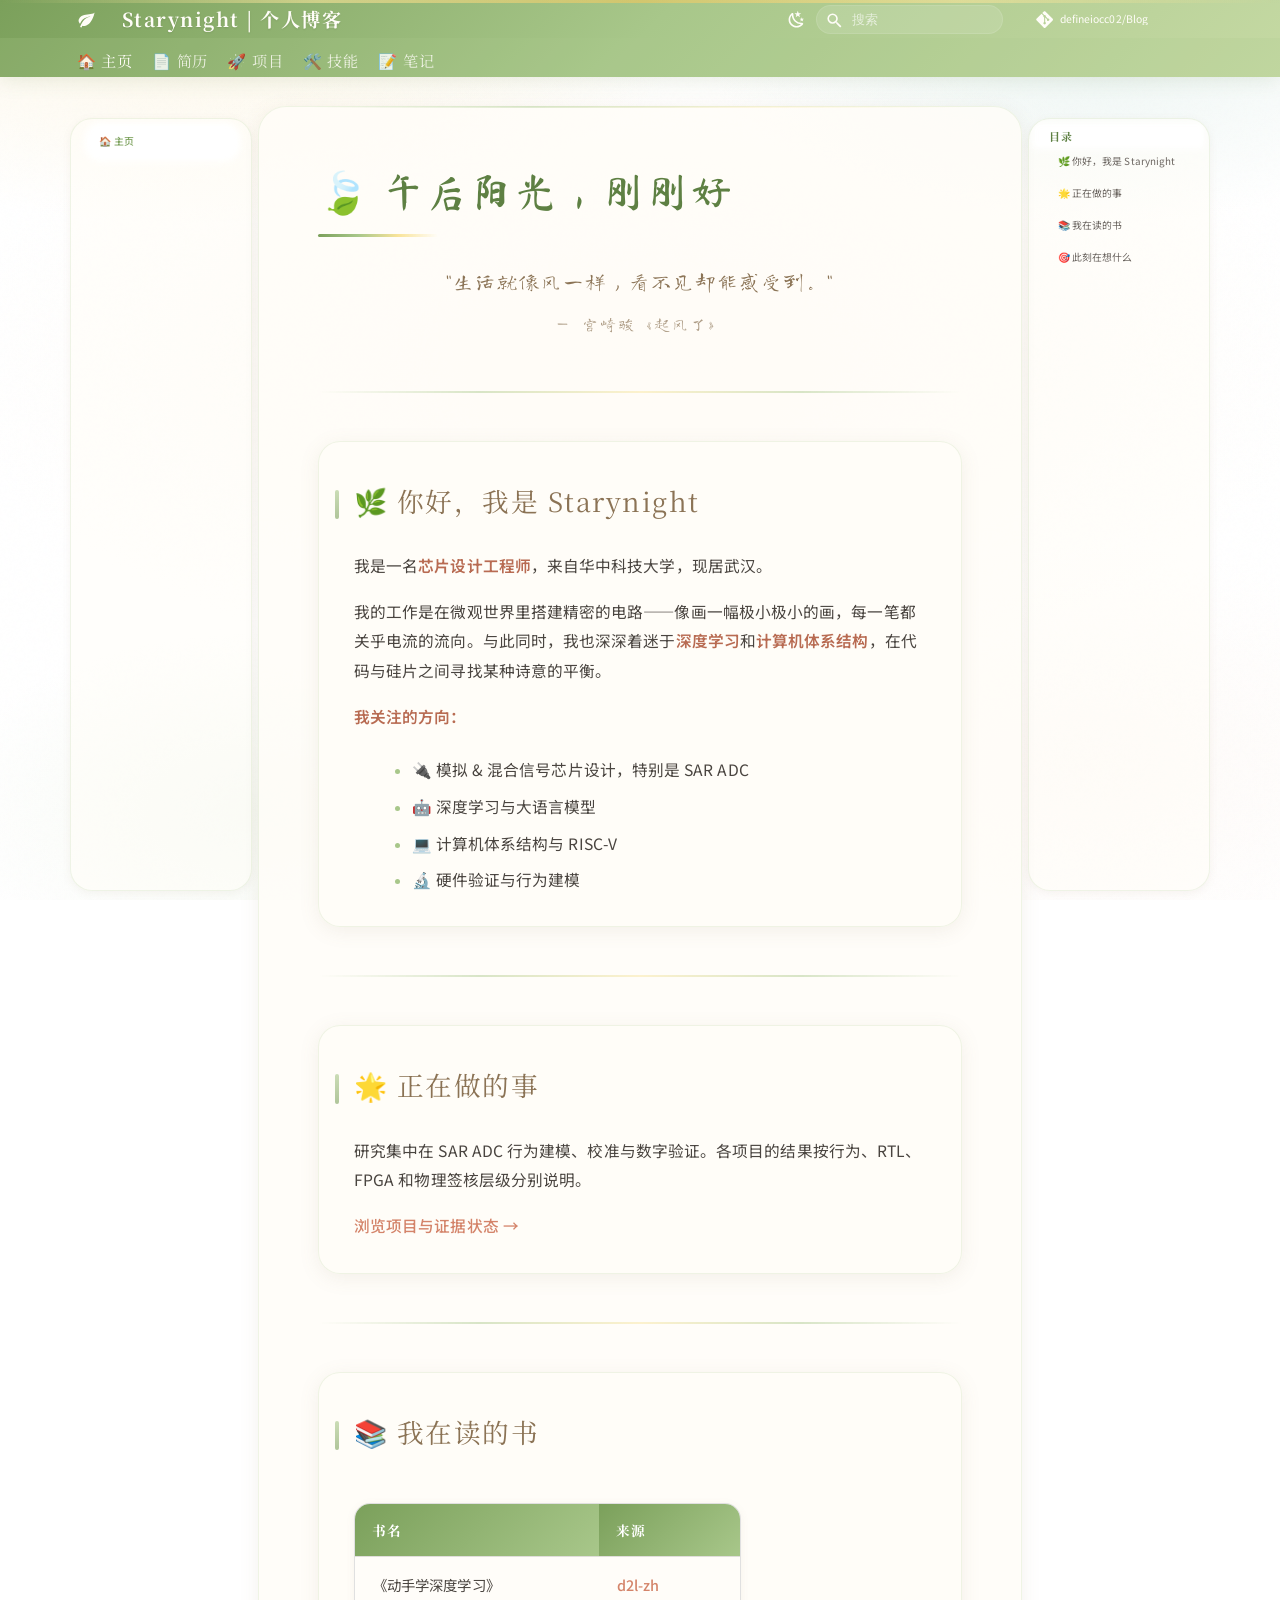
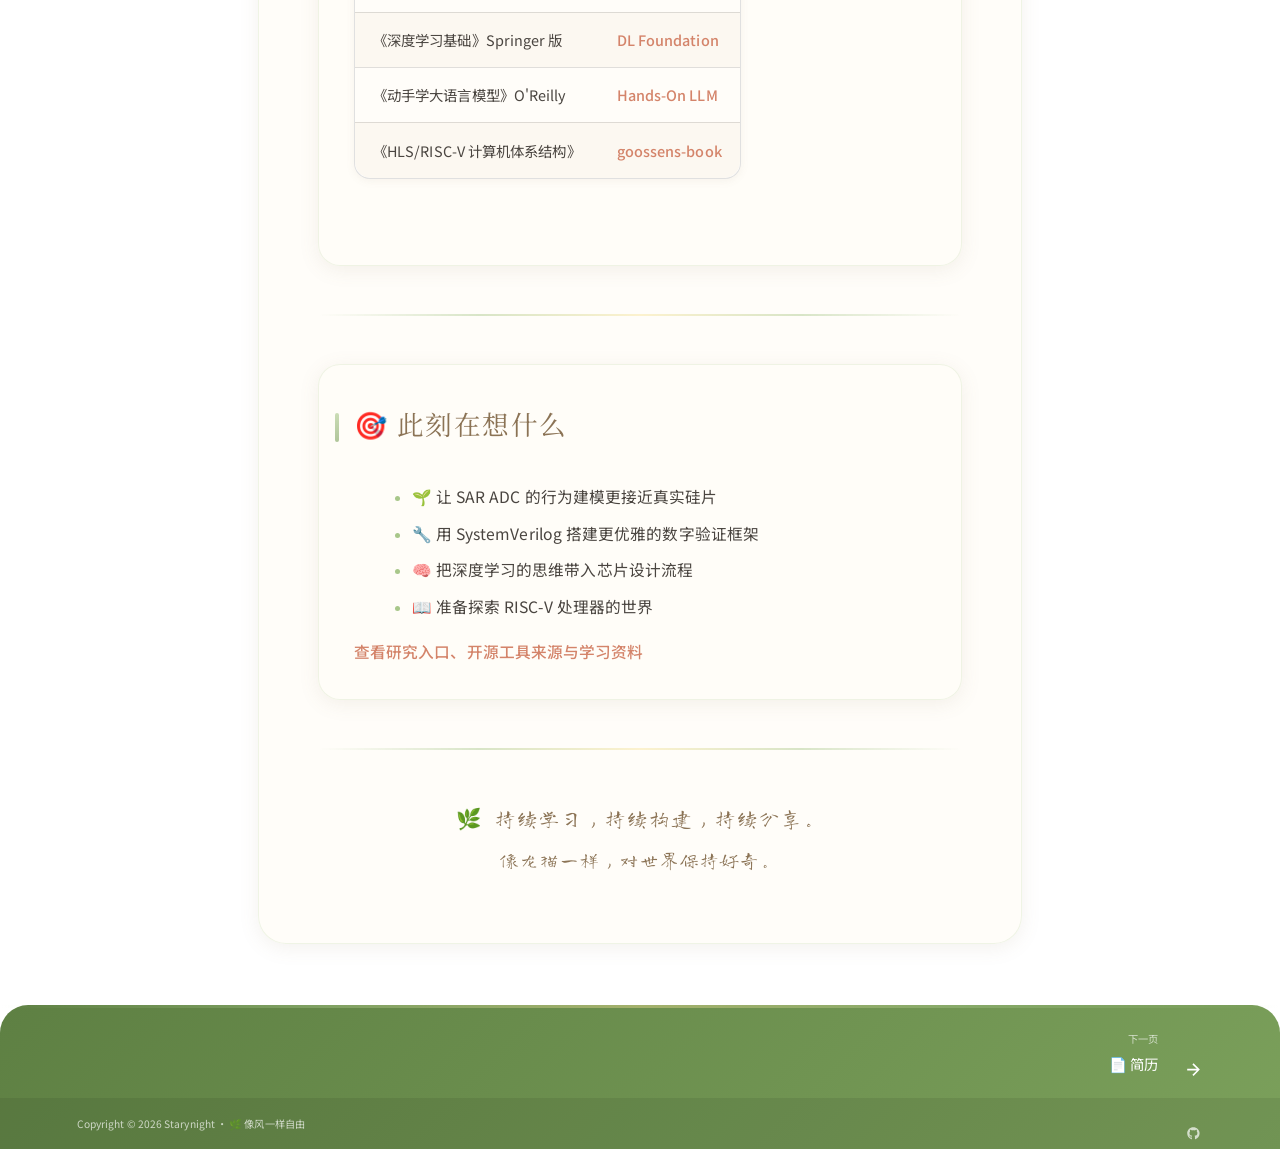
<file: index.html>
<!doctype html>
<html lang="zh" class="no-js">
  <head>
    
      <meta charset="utf-8">
      <meta name="viewport" content="width=device-width,initial-scale=1">
      
        <meta name="description" content="模拟/混合信号芯片设计工程师 · 深度学习爱好者 · 计算机体系结构探索者">
      
      
        <meta name="author" content="Starynight (defineiocc02)">
      
      
        <link rel="canonical" href="https://defineiocc02.github.io/Blog/">
      
      
      
        <link rel="next" href="resume/">
      
      
        
      
      
      <link rel="icon" href="assets/images/favicon.png">
      <meta name="generator" content="mkdocs-1.6.1, mkdocs-material-9.7.7">
    
    
      
        <title>Starynight | 个人博客</title>
      
    
    
      <link rel="stylesheet" href="assets/stylesheets/main.ec1eaa64.min.css">
      
        
        <link rel="stylesheet" href="assets/stylesheets/palette.ab4e12ef.min.css">
      
      


    
    
      
    
    
      
        
        
        <link rel="preconnect" href="https://fonts.gstatic.com" crossorigin>
        <link rel="stylesheet" href="https://fonts.googleapis.com/css?family=Roboto:300,300i,400,400i,700,700i%7CRoboto+Mono:400,400i,700,700i&display=fallback">
        <style>:root{--md-text-font:"Roboto";--md-code-font:"Roboto Mono"}</style>
      
    
    
      <link rel="stylesheet" href="assets/css/ghibli.css">
    
    <script>__md_scope=new URL(".",location),__md_hash=e=>[...e].reduce(((e,_)=>(e<<5)-e+_.charCodeAt(0)),0),__md_get=(e,_=localStorage,t=__md_scope)=>JSON.parse(_.getItem(t.pathname+"."+e)),__md_set=(e,_,t=localStorage,a=__md_scope)=>{try{t.setItem(a.pathname+"."+e,JSON.stringify(_))}catch(e){}}</script>
    
      

    
    
  </head>
  
  
    
    
      
    
    
    
    
    <body dir="ltr" data-md-color-scheme="default" data-md-color-primary="custom" data-md-color-accent="custom">
  
    
    <input class="md-toggle" data-md-toggle="drawer" type="checkbox" id="__drawer" autocomplete="off">
    <input class="md-toggle" data-md-toggle="search" type="checkbox" id="__search" autocomplete="off">
    <label class="md-overlay" for="__drawer"></label>
    <div data-md-component="skip">
      
        
        <a href="#_1" class="md-skip">
          跳转至
        </a>
      
    </div>
    <div data-md-component="announce">
      
    </div>
    
    
      

  

<header class="md-header md-header--shadow md-header--lifted" data-md-component="header">
  <nav class="md-header__inner md-grid" aria-label="页眉">
    <a href="." title="Starynight | 个人博客" class="md-header__button md-logo" aria-label="Starynight | 个人博客" data-md-component="logo">
      
  
  <svg xmlns="http://www.w3.org/2000/svg" viewBox="0 0 24 24"><path d="M17 8C8 10 5.9 16.17 3.82 21.34l1.89.66.95-2.3c.48.17.98.3 1.34.3C19 20 22 3 22 3c-1 2-8 2.25-13 3.25S2 11.5 2 13.5s1.75 3.75 1.75 3.75C7 8 17 8 17 8"/></svg>

    </a>
    <label class="md-header__button md-icon" for="__drawer">
      
      <svg xmlns="http://www.w3.org/2000/svg" viewBox="0 0 24 24"><path d="M3 6h18v2H3zm0 5h18v2H3zm0 5h18v2H3z"/></svg>
    </label>
    <div class="md-header__title" data-md-component="header-title">
      <div class="md-header__ellipsis">
        <div class="md-header__topic">
          <span class="md-ellipsis">
            Starynight | 个人博客
          </span>
        </div>
        <div class="md-header__topic" data-md-component="header-topic">
          <span class="md-ellipsis">
            
              🏠 主页
            
          </span>
        </div>
      </div>
    </div>
    
      
        <form class="md-header__option" data-md-component="palette">
  
    
    
    
    <input class="md-option" data-md-color-media="" data-md-color-scheme="default" data-md-color-primary="custom" data-md-color-accent="custom"  aria-label="切换到月光森林"  type="radio" name="__palette" id="__palette_0">
    
      <label class="md-header__button md-icon" title="切换到月光森林" for="__palette_1" hidden>
        <svg xmlns="http://www.w3.org/2000/svg" viewBox="0 0 24 24"><path d="m17.75 4.09-2.53 1.94.91 3.06-2.63-1.81-2.63 1.81.91-3.06-2.53-1.94L12.44 4l1.06-3 1.06 3zm3.5 6.91-1.64 1.25.59 1.98-1.7-1.17-1.7 1.17.59-1.98L15.75 11l2.06-.05L18.5 9l.69 1.95zm-2.28 4.95c.83-.08 1.72 1.1 1.19 1.85-.32.45-.66.87-1.08 1.27C15.17 23 8.84 23 4.94 19.07c-3.91-3.9-3.91-10.24 0-14.14.4-.4.82-.76 1.27-1.08.75-.53 1.93.36 1.85 1.19-.27 2.86.69 5.83 2.89 8.02a9.96 9.96 0 0 0 8.02 2.89m-1.64 2.02a12.08 12.08 0 0 1-7.8-3.47c-2.17-2.19-3.33-5-3.49-7.82-2.81 3.14-2.7 7.96.31 10.98 3.02 3.01 7.84 3.12 10.98.31"/></svg>
      </label>
    
  
    
    
    
    <input class="md-option" data-md-color-media="" data-md-color-scheme="slate" data-md-color-primary="custom" data-md-color-accent="custom"  aria-label="切换到阳光森林"  type="radio" name="__palette" id="__palette_1">
    
      <label class="md-header__button md-icon" title="切换到阳光森林" for="__palette_0" hidden>
        <svg xmlns="http://www.w3.org/2000/svg" viewBox="0 0 24 24"><path d="M12 7a5 5 0 0 1 5 5 5 5 0 0 1-5 5 5 5 0 0 1-5-5 5 5 0 0 1 5-5m0 2a3 3 0 0 0-3 3 3 3 0 0 0 3 3 3 3 0 0 0 3-3 3 3 0 0 0-3-3m0-7 2.39 3.42C13.65 5.15 12.84 5 12 5s-1.65.15-2.39.42zM3.34 7l4.16-.35A7.2 7.2 0 0 0 5.94 8.5c-.44.74-.69 1.5-.83 2.29zm.02 10 1.76-3.77a7.131 7.131 0 0 0 2.38 4.14zM20.65 7l-1.77 3.79a7.02 7.02 0 0 0-2.38-4.15zm-.01 10-4.14.36c.59-.51 1.12-1.14 1.54-1.86.42-.73.69-1.5.83-2.29zM12 22l-2.41-3.44c.74.27 1.55.44 2.41.44.82 0 1.63-.17 2.37-.44z"/></svg>
      </label>
    
  
</form>
      
    
    
      <script>var palette=__md_get("__palette");if(palette&&palette.color){if("(prefers-color-scheme)"===palette.color.media){var media=matchMedia("(prefers-color-scheme: light)"),input=document.querySelector(media.matches?"[data-md-color-media='(prefers-color-scheme: light)']":"[data-md-color-media='(prefers-color-scheme: dark)']");palette.color.media=input.getAttribute("data-md-color-media"),palette.color.scheme=input.getAttribute("data-md-color-scheme"),palette.color.primary=input.getAttribute("data-md-color-primary"),palette.color.accent=input.getAttribute("data-md-color-accent")}for(var[key,value]of Object.entries(palette.color))document.body.setAttribute("data-md-color-"+key,value)}</script>
    
    
    
      
      
        <label class="md-header__button md-icon" for="__search">
          
          <svg xmlns="http://www.w3.org/2000/svg" viewBox="0 0 24 24"><path d="M9.5 3A6.5 6.5 0 0 1 16 9.5c0 1.61-.59 3.09-1.56 4.23l.27.27h.79l5 5-1.5 1.5-5-5v-.79l-.27-.27A6.52 6.52 0 0 1 9.5 16 6.5 6.5 0 0 1 3 9.5 6.5 6.5 0 0 1 9.5 3m0 2C7 5 5 7 5 9.5S7 14 9.5 14 14 12 14 9.5 12 5 9.5 5"/></svg>
        </label>
        <div class="md-search" data-md-component="search" role="dialog">
  <label class="md-search__overlay" for="__search"></label>
  <div class="md-search__inner" role="search">
    <form class="md-search__form" name="search">
      <input type="text" class="md-search__input" name="query" aria-label="搜索" placeholder="搜索" autocapitalize="off" autocorrect="off" autocomplete="off" spellcheck="false" data-md-component="search-query" required>
      <label class="md-search__icon md-icon" for="__search">
        
        <svg xmlns="http://www.w3.org/2000/svg" viewBox="0 0 24 24"><path d="M9.5 3A6.5 6.5 0 0 1 16 9.5c0 1.61-.59 3.09-1.56 4.23l.27.27h.79l5 5-1.5 1.5-5-5v-.79l-.27-.27A6.52 6.52 0 0 1 9.5 16 6.5 6.5 0 0 1 3 9.5 6.5 6.5 0 0 1 9.5 3m0 2C7 5 5 7 5 9.5S7 14 9.5 14 14 12 14 9.5 12 5 9.5 5"/></svg>
        
        <svg xmlns="http://www.w3.org/2000/svg" viewBox="0 0 24 24"><path d="M20 11v2H8l5.5 5.5-1.42 1.42L4.16 12l7.92-7.92L13.5 5.5 8 11z"/></svg>
      </label>
      <nav class="md-search__options" aria-label="查找">
        
          <a href="javascript:void(0)" class="md-search__icon md-icon" title="分享" aria-label="分享" data-clipboard data-clipboard-text="" data-md-component="search-share" tabindex="-1">
            
            <svg xmlns="http://www.w3.org/2000/svg" viewBox="0 0 24 24"><path d="M18 16.08c-.76 0-1.44.3-1.96.77L8.91 12.7c.05-.23.09-.46.09-.7s-.04-.47-.09-.7l7.05-4.11c.54.5 1.25.81 2.04.81a3 3 0 0 0 3-3 3 3 0 0 0-3-3 3 3 0 0 0-3 3c0 .24.04.47.09.7L8.04 9.81C7.5 9.31 6.79 9 6 9a3 3 0 0 0-3 3 3 3 0 0 0 3 3c.79 0 1.5-.31 2.04-.81l7.12 4.15c-.05.21-.08.43-.08.66 0 1.61 1.31 2.91 2.92 2.91s2.92-1.3 2.92-2.91A2.92 2.92 0 0 0 18 16.08"/></svg>
          </a>
        
        <button type="reset" class="md-search__icon md-icon" title="清空当前内容" aria-label="清空当前内容" tabindex="-1">
          
          <svg xmlns="http://www.w3.org/2000/svg" viewBox="0 0 24 24"><path d="M19 6.41 17.59 5 12 10.59 6.41 5 5 6.41 10.59 12 5 17.59 6.41 19 12 13.41 17.59 19 19 17.59 13.41 12z"/></svg>
        </button>
      </nav>
      
        <div class="md-search__suggest" data-md-component="search-suggest"></div>
      
    </form>
    <div class="md-search__output">
      <div class="md-search__scrollwrap" tabindex="0" data-md-scrollfix>
        <div class="md-search-result" data-md-component="search-result">
          <div class="md-search-result__meta">
            正在初始化搜索引擎
          </div>
          <ol class="md-search-result__list" role="presentation"></ol>
        </div>
      </div>
    </div>
  </div>
</div>
      
    
    
      <div class="md-header__source">
        <a href="https://github.com/defineiocc02/Blog" title="前往仓库" class="md-source" data-md-component="source">
  <div class="md-source__icon md-icon">
    
    <svg xmlns="http://www.w3.org/2000/svg" viewBox="0 0 448 512"><!--! Font Awesome Free 7.1.0 by @fontawesome - https://fontawesome.com License - https://fontawesome.com/license/free (Icons: CC BY 4.0, Fonts: SIL OFL 1.1, Code: MIT License) Copyright 2025 Fonticons, Inc.--><path d="M439.6 236.1 244 40.5c-5.4-5.5-12.8-8.5-20.4-8.5s-15 3-20.4 8.4L162.5 81l51.5 51.5c27.1-9.1 52.7 16.8 43.4 43.7l49.7 49.7c34.2-11.8 61.2 31 35.5 56.7-26.5 26.5-70.2-2.9-56-37.3L240.3 199v121.9c25.3 12.5 22.3 41.8 9.1 55-6.4 6.4-15.2 10.1-24.3 10.1s-17.8-3.6-24.3-10.1c-17.6-17.6-11.1-46.9 11.2-56v-123c-20.8-8.5-24.6-30.7-18.6-45L142.6 101 8.5 235.1C3 240.6 0 247.9 0 255.5s3 15 8.5 20.4l195.6 195.7c5.4 5.4 12.7 8.4 20.4 8.4s15-3 20.4-8.4l194.7-194.7c5.4-5.4 8.4-12.8 8.4-20.4s-3-15-8.4-20.4"/></svg>
  </div>
  <div class="md-source__repository">
    defineiocc02/Blog
  </div>
</a>
      </div>
    
  </nav>
  
    
      
<nav class="md-tabs" aria-label="标签" data-md-component="tabs">
  <div class="md-grid">
    <ul class="md-tabs__list">
      
        
  
  
  
    
  
  
    <li class="md-tabs__item md-tabs__item--active">
      <a href="." class="md-tabs__link">
        
  
  
    
  
  🏠 主页

      </a>
    </li>
  

      
        
  
  
  
  
    <li class="md-tabs__item">
      <a href="resume/" class="md-tabs__link">
        
  
  
    
  
  📄 简历

      </a>
    </li>
  

      
        
  
  
  
  
    <li class="md-tabs__item">
      <a href="projects/" class="md-tabs__link">
        
  
  
    
  
  🚀 项目

      </a>
    </li>
  

      
        
  
  
  
  
    <li class="md-tabs__item">
      <a href="skills/" class="md-tabs__link">
        
  
  
    
  
  🛠️ 技能

      </a>
    </li>
  

      
        
  
  
  
  
    <li class="md-tabs__item">
      <a href="blog/" class="md-tabs__link">
        
  
  
    
  
  📝 笔记

      </a>
    </li>
  

      
    </ul>
  </div>
</nav>
    
  
</header>
    
    <div class="md-container" data-md-component="container">
      
      
        
      
      <main class="md-main" data-md-component="main">
        <div class="md-main__inner md-grid">
          
            
              
              <div class="md-sidebar md-sidebar--primary" data-md-component="sidebar" data-md-type="navigation" >
                <div class="md-sidebar__scrollwrap">
                  <div class="md-sidebar__inner">
                    


  


<nav class="md-nav md-nav--primary md-nav--lifted" aria-label="导航栏" data-md-level="0">
  <label class="md-nav__title" for="__drawer">
    <a href="." title="Starynight | 个人博客" class="md-nav__button md-logo" aria-label="Starynight | 个人博客" data-md-component="logo">
      
  
  <svg xmlns="http://www.w3.org/2000/svg" viewBox="0 0 24 24"><path d="M17 8C8 10 5.9 16.17 3.82 21.34l1.89.66.95-2.3c.48.17.98.3 1.34.3C19 20 22 3 22 3c-1 2-8 2.25-13 3.25S2 11.5 2 13.5s1.75 3.75 1.75 3.75C7 8 17 8 17 8"/></svg>

    </a>
    Starynight | 个人博客
  </label>
  
    <div class="md-nav__source">
      <a href="https://github.com/defineiocc02/Blog" title="前往仓库" class="md-source" data-md-component="source">
  <div class="md-source__icon md-icon">
    
    <svg xmlns="http://www.w3.org/2000/svg" viewBox="0 0 448 512"><!--! Font Awesome Free 7.1.0 by @fontawesome - https://fontawesome.com License - https://fontawesome.com/license/free (Icons: CC BY 4.0, Fonts: SIL OFL 1.1, Code: MIT License) Copyright 2025 Fonticons, Inc.--><path d="M439.6 236.1 244 40.5c-5.4-5.5-12.8-8.5-20.4-8.5s-15 3-20.4 8.4L162.5 81l51.5 51.5c27.1-9.1 52.7 16.8 43.4 43.7l49.7 49.7c34.2-11.8 61.2 31 35.5 56.7-26.5 26.5-70.2-2.9-56-37.3L240.3 199v121.9c25.3 12.5 22.3 41.8 9.1 55-6.4 6.4-15.2 10.1-24.3 10.1s-17.8-3.6-24.3-10.1c-17.6-17.6-11.1-46.9 11.2-56v-123c-20.8-8.5-24.6-30.7-18.6-45L142.6 101 8.5 235.1C3 240.6 0 247.9 0 255.5s3 15 8.5 20.4l195.6 195.7c5.4 5.4 12.7 8.4 20.4 8.4s15-3 20.4-8.4l194.7-194.7c5.4-5.4 8.4-12.8 8.4-20.4s-3-15-8.4-20.4"/></svg>
  </div>
  <div class="md-source__repository">
    defineiocc02/Blog
  </div>
</a>
    </div>
  
  <ul class="md-nav__list" data-md-scrollfix>
    
      
      
  
  
    
  
  
  
    <li class="md-nav__item md-nav__item--active">
      
      <input class="md-nav__toggle md-toggle" type="checkbox" id="__toc">
      
      
        
      
      
        <label class="md-nav__link md-nav__link--active" for="__toc">
          
  
  
  <span class="md-ellipsis">
    
  
    🏠 主页
  

    
  </span>
  
  

          <span class="md-nav__icon md-icon"></span>
        </label>
      
      <a href="." class="md-nav__link md-nav__link--active">
        
  
  
  <span class="md-ellipsis">
    
  
    🏠 主页
  

    
  </span>
  
  

      </a>
      
        

<nav class="md-nav md-nav--secondary" aria-label="目录">
  
  
  
    
  
  
    <label class="md-nav__title" for="__toc">
      <span class="md-nav__icon md-icon"></span>
      目录
    </label>
    <ul class="md-nav__list" data-md-component="toc" data-md-scrollfix>
      
        <li class="md-nav__item">
  <a href="#starynight" class="md-nav__link">
    <span class="md-ellipsis">
      
        🌿 你好，我是 Starynight
      
    </span>
  </a>
  
</li>
      
        <li class="md-nav__item">
  <a href="#_2" class="md-nav__link">
    <span class="md-ellipsis">
      
        🌟 正在做的事
      
    </span>
  </a>
  
</li>
      
        <li class="md-nav__item">
  <a href="#_3" class="md-nav__link">
    <span class="md-ellipsis">
      
        📚 我在读的书
      
    </span>
  </a>
  
</li>
      
        <li class="md-nav__item">
  <a href="#_4" class="md-nav__link">
    <span class="md-ellipsis">
      
        🎯 此刻在想什么
      
    </span>
  </a>
  
</li>
      
    </ul>
  
</nav>
      
    </li>
  

    
      
      
  
  
  
  
    <li class="md-nav__item">
      <a href="resume/" class="md-nav__link">
        
  
  
  <span class="md-ellipsis">
    
  
    📄 简历
  

    
  </span>
  
  

      </a>
    </li>
  

    
      
      
  
  
  
  
    <li class="md-nav__item">
      <a href="projects/" class="md-nav__link">
        
  
  
  <span class="md-ellipsis">
    
  
    🚀 项目
  

    
  </span>
  
  

      </a>
    </li>
  

    
      
      
  
  
  
  
    <li class="md-nav__item">
      <a href="skills/" class="md-nav__link">
        
  
  
  <span class="md-ellipsis">
    
  
    🛠️ 技能
  

    
  </span>
  
  

      </a>
    </li>
  

    
      
      
  
  
  
  
    <li class="md-nav__item">
      <a href="blog/" class="md-nav__link">
        
  
  
  <span class="md-ellipsis">
    
  
    📝 笔记
  

    
  </span>
  
  

      </a>
    </li>
  

    
  </ul>
</nav>
                  </div>
                </div>
              </div>
            
            
              
              <div class="md-sidebar md-sidebar--secondary" data-md-component="sidebar" data-md-type="toc" >
                <div class="md-sidebar__scrollwrap">
                  <div class="md-sidebar__inner">
                    

<nav class="md-nav md-nav--secondary" aria-label="目录">
  
  
  
    
  
  
    <label class="md-nav__title" for="__toc">
      <span class="md-nav__icon md-icon"></span>
      目录
    </label>
    <ul class="md-nav__list" data-md-component="toc" data-md-scrollfix>
      
        <li class="md-nav__item">
  <a href="#starynight" class="md-nav__link">
    <span class="md-ellipsis">
      
        🌿 你好，我是 Starynight
      
    </span>
  </a>
  
</li>
      
        <li class="md-nav__item">
  <a href="#_2" class="md-nav__link">
    <span class="md-ellipsis">
      
        🌟 正在做的事
      
    </span>
  </a>
  
</li>
      
        <li class="md-nav__item">
  <a href="#_3" class="md-nav__link">
    <span class="md-ellipsis">
      
        📚 我在读的书
      
    </span>
  </a>
  
</li>
      
        <li class="md-nav__item">
  <a href="#_4" class="md-nav__link">
    <span class="md-ellipsis">
      
        🎯 此刻在想什么
      
    </span>
  </a>
  
</li>
      
    </ul>
  
</nav>
                  </div>
                </div>
              </div>
            
          
          
            <div class="md-content" data-md-component="content">
              
                



  


              
              <article class="md-content__inner md-typeset">
                
                  


  
  


<h1 id="_1">🍃 午后阳光，刚刚好<a class="headerlink" href="#_1" title="Permanent link">&para;</a></h1>
<p class="welcome-quote">
"生活就像风一样，看不见却能感受到。"<br>
<span style="font-size: 0.8em; opacity: 0.7;">— 宫崎骏《起风了》</span>
</p>

<hr />
<div class="ghibli-card">
<h2 id="starynight">🌿 你好，我是 Starynight<a class="headerlink" href="#starynight" title="Permanent link">&para;</a></h2>
<p>我是一名<strong>芯片设计工程师</strong>，来自华中科技大学，现居武汉。</p>
<p>我的工作是在微观世界里搭建精密的电路——像画一幅极小极小的画，每一笔都关乎电流的流向。与此同时，我也深深着迷于<strong>深度学习</strong>和<strong>计算机体系结构</strong>，在代码与硅片之间寻找某种诗意的平衡。</p>
<p><strong>我关注的方向：</strong></p>
<ul>
<li>🔌 模拟 &amp; 混合信号芯片设计，特别是 SAR ADC</li>
<li>🤖 深度学习与大语言模型</li>
<li>💻 计算机体系结构与 RISC-V</li>
<li>🔬 硬件验证与行为建模</li>
</ul>
</div>
<hr />
<div class="ghibli-card">
<h2 id="_2">🌟 正在做的事<a class="headerlink" href="#_2" title="Permanent link">&para;</a></h2>
<p>研究集中在 SAR ADC 行为建模、校准与数字验证。各项目的结果按行为、RTL、FPGA 和物理签核层级分别说明。</p>
<p><a href="projects/">浏览项目与证据状态 →</a></p>
</div>
<hr />
<div class="ghibli-card">
<h2 id="_3">📚 我在读的书<a class="headerlink" href="#_3" title="Permanent link">&para;</a></h2>
<table>
<thead>
<tr>
<th>书名</th>
<th>来源</th>
</tr>
</thead>
<tbody>
<tr>
<td>《动手学深度学习》</td>
<td><a href="https://github.com/defineiocc02/d2l-zh">d2l-zh</a></td>
</tr>
<tr>
<td>《深度学习基础》Springer 版</td>
<td><a href="https://github.com/defineiocc02/Deep_Learning_Foundation_and_Concepts-Springer">DL Foundation</a></td>
</tr>
<tr>
<td>《动手学大语言模型》O'Reilly</td>
<td><a href="https://github.com/defineiocc02/Hands-On-Large-Language-Models">Hands-On LLM</a></td>
</tr>
<tr>
<td>《HLS/RISC-V 计算机体系结构》</td>
<td><a href="https://github.com/defineiocc02/goossens-book-ip-projects">goossens-book</a></td>
</tr>
</tbody>
</table>
</div>
<hr />
<div class="ghibli-card">
<h2 id="_4">🎯 此刻在想什么<a class="headerlink" href="#_4" title="Permanent link">&para;</a></h2>
<ul>
<li>🌱 让 SAR ADC 的行为建模更接近真实硅片</li>
<li>🔧 用 SystemVerilog 搭建更优雅的数字验证框架</li>
<li>🧠 把深度学习的思维带入芯片设计流程</li>
<li>📖 准备探索 RISC-V 处理器的世界</li>
</ul>
<p><a href="projects/">查看研究入口、开源工具来源与学习资料</a></p>
</div>
<hr />
<p class="welcome-quote">
🌿 持续学习，持续构建，持续分享。<br>
<span style="font-size: 0.9em;">像龙猫一样，对世界保持好奇。</span>
</p>












                
              </article>
            </div>
          
          
<script>var target=document.getElementById(location.hash.slice(1));target&&target.name&&(target.checked=target.name.startsWith("__tabbed_"))</script>
        </div>
        
          <button type="button" class="md-top md-icon" data-md-component="top" hidden>
  
  <svg xmlns="http://www.w3.org/2000/svg" viewBox="0 0 24 24"><path d="M13 20h-2V8l-5.5 5.5-1.42-1.42L12 4.16l7.92 7.92-1.42 1.42L13 8z"/></svg>
  回到页面顶部
</button>
        
      </main>
      
        <footer class="md-footer">
  
    
      
      <nav class="md-footer__inner md-grid" aria-label="页脚" >
        
        
          
          <a href="resume/" class="md-footer__link md-footer__link--next" aria-label="下一页: 📄 简历">
            <div class="md-footer__title">
              <span class="md-footer__direction">
                下一页
              </span>
              <div class="md-ellipsis">
                📄 简历
              </div>
            </div>
            <div class="md-footer__button md-icon">
              
              <svg xmlns="http://www.w3.org/2000/svg" viewBox="0 0 24 24"><path d="M4 11v2h12l-5.5 5.5 1.42 1.42L19.84 12l-7.92-7.92L10.5 5.5 16 11z"/></svg>
            </div>
          </a>
        
      </nav>
    
  
  <div class="md-footer-meta md-typeset">
    <div class="md-footer-meta__inner md-grid">
      <div class="md-copyright">
  
    <div class="md-copyright__highlight">
      Copyright &copy; 2026 Starynight · 🌿 像风一样自由
    </div>
  
  
</div>
      
        
<div class="md-social">
  
    
    
    
    
      
      
    
    <a href="https://github.com/defineiocc02" target="_blank" rel="noopener" title="github.com" class="md-social__link">
      <svg xmlns="http://www.w3.org/2000/svg" viewBox="0 0 512 512"><!--! Font Awesome Free 7.1.0 by @fontawesome - https://fontawesome.com License - https://fontawesome.com/license/free (Icons: CC BY 4.0, Fonts: SIL OFL 1.1, Code: MIT License) Copyright 2025 Fonticons, Inc.--><path d="M173.9 397.4c0 2-2.3 3.6-5.2 3.6-3.3.3-5.6-1.3-5.6-3.6 0-2 2.3-3.6 5.2-3.6 3-.3 5.6 1.3 5.6 3.6m-31.1-4.5c-.7 2 1.3 4.3 4.3 4.9 2.6 1 5.6 0 6.2-2s-1.3-4.3-4.3-5.2c-2.6-.7-5.5.3-6.2 2.3m44.2-1.7c-2.9.7-4.9 2.6-4.6 4.9.3 2 2.9 3.3 5.9 2.6 2.9-.7 4.9-2.6 4.6-4.6-.3-1.9-3-3.2-5.9-2.9M252.8 8C114.1 8 8 113.3 8 252c0 110.9 69.8 205.8 169.5 239.2 12.8 2.3 17.3-5.6 17.3-12.1 0-6.2-.3-40.4-.3-61.4 0 0-70 15-84.7-29.8 0 0-11.4-29.1-27.8-36.6 0 0-22.9-15.7 1.6-15.4 0 0 24.9 2 38.6 25.8 21.9 38.6 58.6 27.5 72.9 20.9 2.3-16 8.8-27.1 16-33.7-55.9-6.2-112.3-14.3-112.3-110.5 0-27.5 7.6-41.3 23.6-58.9-2.6-6.5-11.1-33.3 2.6-67.9 20.9-6.5 69 27 69 27 20-5.6 41.5-8.5 62.8-8.5s42.8 2.9 62.8 8.5c0 0 48.1-33.6 69-27 13.7 34.7 5.2 61.4 2.6 67.9 16 17.7 25.8 31.5 25.8 58.9 0 96.5-58.9 104.2-114.8 110.5 9.2 7.9 17 22.9 17 46.4 0 33.7-.3 75.4-.3 83.6 0 6.5 4.6 14.4 17.3 12.1C436.2 457.8 504 362.9 504 252 504 113.3 391.5 8 252.8 8M105.2 352.9c-1.3 1-1 3.3.7 5.2 1.6 1.6 3.9 2.3 5.2 1 1.3-1 1-3.3-.7-5.2-1.6-1.6-3.9-2.3-5.2-1m-10.8-8.1c-.7 1.3.3 2.9 2.3 3.9 1.6 1 3.6.7 4.3-.7.7-1.3-.3-2.9-2.3-3.9-2-.6-3.6-.3-4.3.7m32.4 35.6c-1.6 1.3-1 4.3 1.3 6.2 2.3 2.3 5.2 2.6 6.5 1 1.3-1.3.7-4.3-1.3-6.2-2.2-2.3-5.2-2.6-6.5-1m-11.4-14.7c-1.6 1-1.6 3.6 0 5.9s4.3 3.3 5.6 2.3c1.6-1.3 1.6-3.9 0-6.2-1.4-2.3-4-3.3-5.6-2"/></svg>
    </a>
  
</div>
      
    </div>
  </div>
</footer>
      
    </div>
    <div class="md-dialog" data-md-component="dialog">
      <div class="md-dialog__inner md-typeset"></div>
    </div>
    
    
    
      
      
      <script id="__config" type="application/json">{"annotate": null, "base": ".", "features": ["navigation.tabs", "navigation.tabs.sticky", "navigation.sections", "navigation.top", "navigation.tracking", "navigation.footer", "navigation.indexes", "navigation.path", "toc.follow", "search.highlight", "search.suggest", "search.share", "content.code.copy", "content.code.annotate"], "search": "assets/javascripts/workers/search.2c215733.min.js", "tags": null, "translations": {"clipboard.copied": "\u5df2\u590d\u5236", "clipboard.copy": "\u590d\u5236", "search.result.more.one": "\u5728\u8be5\u9875\u4e0a\u8fd8\u6709 1 \u4e2a\u7b26\u5408\u6761\u4ef6\u7684\u7ed3\u679c", "search.result.more.other": "\u5728\u8be5\u9875\u4e0a\u8fd8\u6709 # \u4e2a\u7b26\u5408\u6761\u4ef6\u7684\u7ed3\u679c", "search.result.none": "\u6ca1\u6709\u627e\u5230\u7b26\u5408\u6761\u4ef6\u7684\u7ed3\u679c", "search.result.one": "\u627e\u5230 1 \u4e2a\u7b26\u5408\u6761\u4ef6\u7684\u7ed3\u679c", "search.result.other": "# \u4e2a\u7b26\u5408\u6761\u4ef6\u7684\u7ed3\u679c", "search.result.placeholder": "\u952e\u5165\u4ee5\u5f00\u59cb\u641c\u7d22", "search.result.term.missing": "\u7f3a\u5c11", "select.version": "\u9009\u62e9\u5f53\u524d\u7248\u672c"}, "version": null}</script>
    
    
      <script src="assets/javascripts/bundle.d7400e89.min.js"></script>
      
        <script src="assets/js/ghibli.js"></script>
      
    
  </body>
</html>
</file>
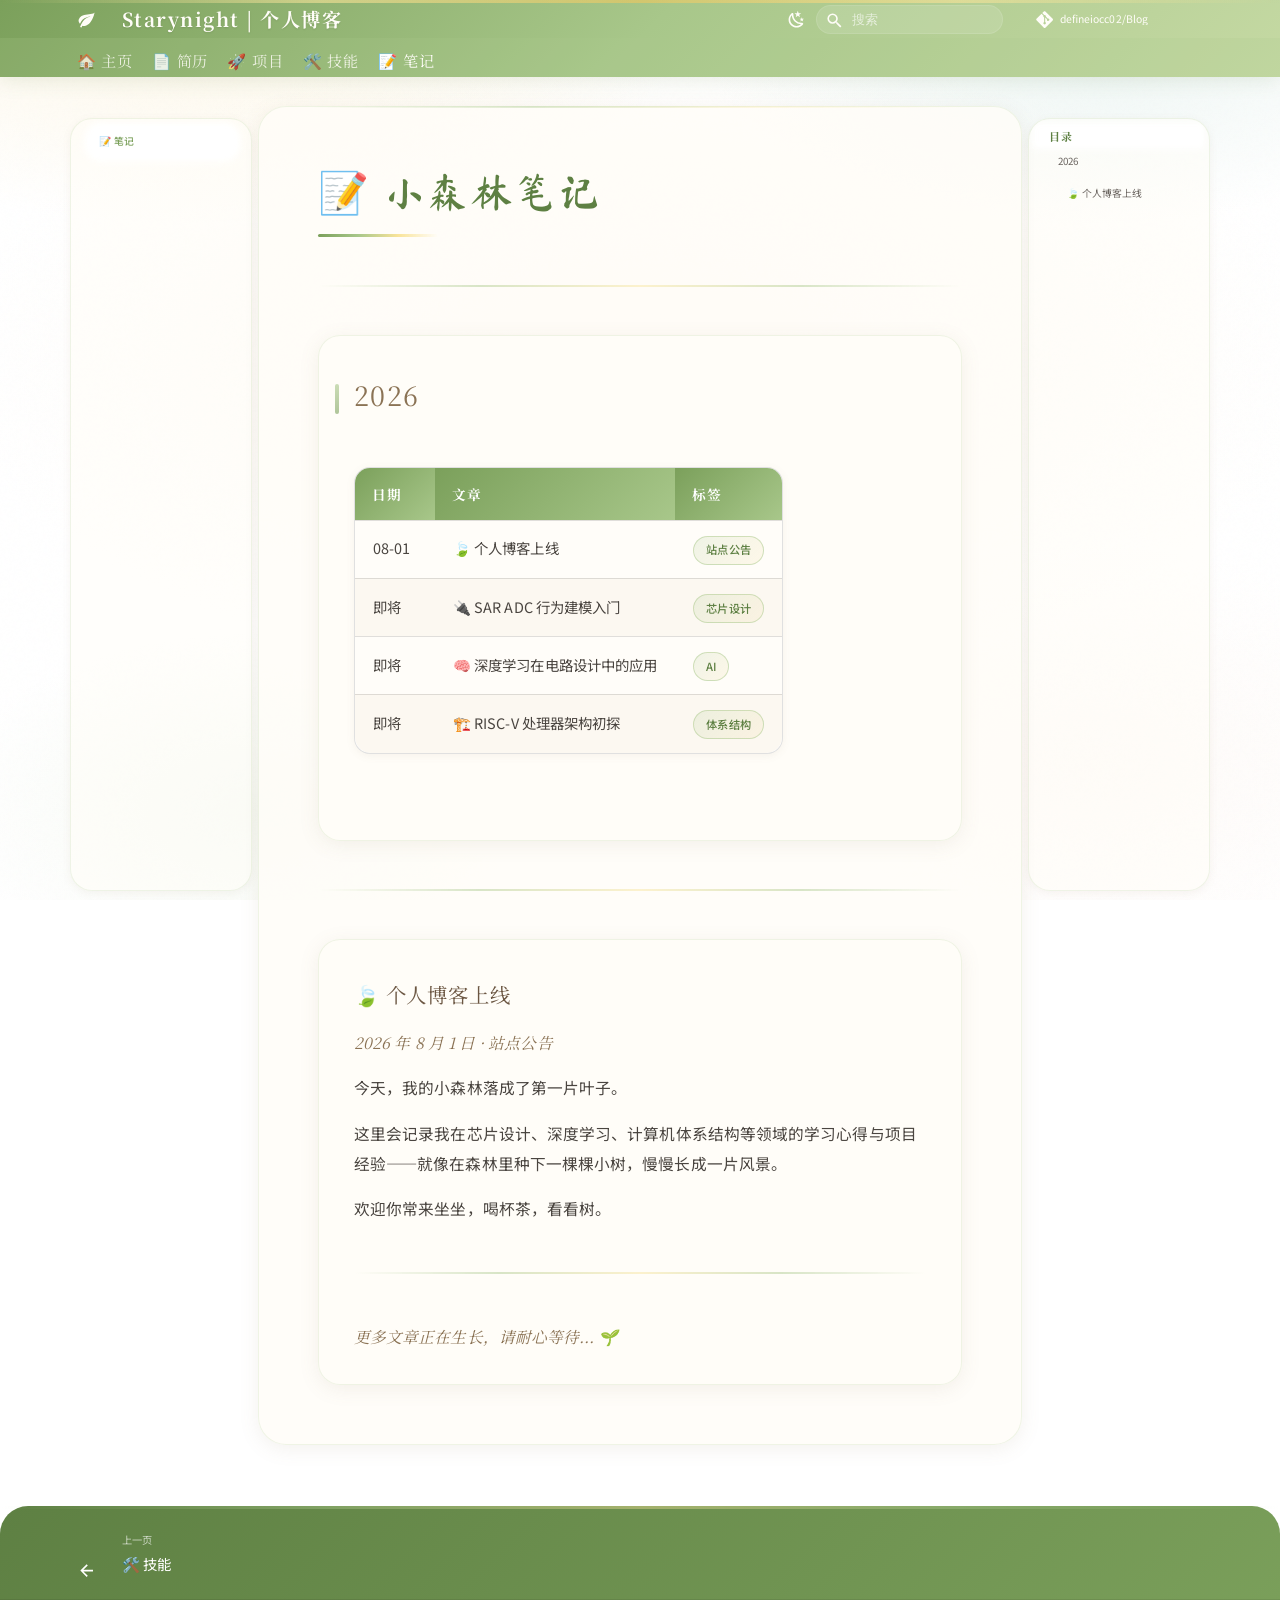
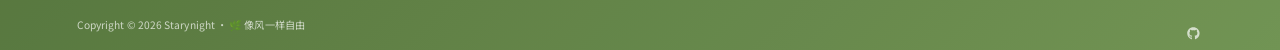
<file: blog/index.html>
<!doctype html>
<html lang="zh" class="no-js">
  <head>
    
      <meta charset="utf-8">
      <meta name="viewport" content="width=device-width,initial-scale=1">
      
        <meta name="description" content="模拟/混合信号芯片设计工程师 · 深度学习爱好者 · 计算机体系结构探索者">
      
      
        <meta name="author" content="Starynight (defineiocc02)">
      
      
        <link rel="canonical" href="https://defineiocc02.github.io/Blog/blog/">
      
      
        <link rel="prev" href="../skills/">
      
      
      
        
      
      
      <link rel="icon" href="../assets/images/favicon.png">
      <meta name="generator" content="mkdocs-1.6.1, mkdocs-material-9.7.7">
    
    
      
        <title>📝 笔记 - Starynight | 个人博客</title>
      
    
    
      <link rel="stylesheet" href="../assets/stylesheets/main.ec1eaa64.min.css">
      
        
        <link rel="stylesheet" href="../assets/stylesheets/palette.ab4e12ef.min.css">
      
      


    
    
      
    
    
      
        
        
        <link rel="preconnect" href="https://fonts.gstatic.com" crossorigin>
        <link rel="stylesheet" href="https://fonts.googleapis.com/css?family=Roboto:300,300i,400,400i,700,700i%7CRoboto+Mono:400,400i,700,700i&display=fallback">
        <style>:root{--md-text-font:"Roboto";--md-code-font:"Roboto Mono"}</style>
      
    
    
      <link rel="stylesheet" href="../assets/css/ghibli.css">
    
    <script>__md_scope=new URL("..",location),__md_hash=e=>[...e].reduce(((e,_)=>(e<<5)-e+_.charCodeAt(0)),0),__md_get=(e,_=localStorage,t=__md_scope)=>JSON.parse(_.getItem(t.pathname+"."+e)),__md_set=(e,_,t=localStorage,a=__md_scope)=>{try{t.setItem(a.pathname+"."+e,JSON.stringify(_))}catch(e){}}</script>
    
      

    
    
  </head>
  
  
    
    
      
    
    
    
    
    <body dir="ltr" data-md-color-scheme="default" data-md-color-primary="custom" data-md-color-accent="custom">
  
    
    <input class="md-toggle" data-md-toggle="drawer" type="checkbox" id="__drawer" autocomplete="off">
    <input class="md-toggle" data-md-toggle="search" type="checkbox" id="__search" autocomplete="off">
    <label class="md-overlay" for="__drawer"></label>
    <div data-md-component="skip">
      
        
        <a href="#_1" class="md-skip">
          跳转至
        </a>
      
    </div>
    <div data-md-component="announce">
      
    </div>
    
    
      

  

<header class="md-header md-header--shadow md-header--lifted" data-md-component="header">
  <nav class="md-header__inner md-grid" aria-label="页眉">
    <a href=".." title="Starynight | 个人博客" class="md-header__button md-logo" aria-label="Starynight | 个人博客" data-md-component="logo">
      
  
  <svg xmlns="http://www.w3.org/2000/svg" viewBox="0 0 24 24"><path d="M17 8C8 10 5.9 16.17 3.82 21.34l1.89.66.95-2.3c.48.17.98.3 1.34.3C19 20 22 3 22 3c-1 2-8 2.25-13 3.25S2 11.5 2 13.5s1.75 3.75 1.75 3.75C7 8 17 8 17 8"/></svg>

    </a>
    <label class="md-header__button md-icon" for="__drawer">
      
      <svg xmlns="http://www.w3.org/2000/svg" viewBox="0 0 24 24"><path d="M3 6h18v2H3zm0 5h18v2H3zm0 5h18v2H3z"/></svg>
    </label>
    <div class="md-header__title" data-md-component="header-title">
      <div class="md-header__ellipsis">
        <div class="md-header__topic">
          <span class="md-ellipsis">
            Starynight | 个人博客
          </span>
        </div>
        <div class="md-header__topic" data-md-component="header-topic">
          <span class="md-ellipsis">
            
              📝 笔记
            
          </span>
        </div>
      </div>
    </div>
    
      
        <form class="md-header__option" data-md-component="palette">
  
    
    
    
    <input class="md-option" data-md-color-media="" data-md-color-scheme="default" data-md-color-primary="custom" data-md-color-accent="custom"  aria-label="切换到月光森林"  type="radio" name="__palette" id="__palette_0">
    
      <label class="md-header__button md-icon" title="切换到月光森林" for="__palette_1" hidden>
        <svg xmlns="http://www.w3.org/2000/svg" viewBox="0 0 24 24"><path d="m17.75 4.09-2.53 1.94.91 3.06-2.63-1.81-2.63 1.81.91-3.06-2.53-1.94L12.44 4l1.06-3 1.06 3zm3.5 6.91-1.64 1.25.59 1.98-1.7-1.17-1.7 1.17.59-1.98L15.75 11l2.06-.05L18.5 9l.69 1.95zm-2.28 4.95c.83-.08 1.72 1.1 1.19 1.85-.32.45-.66.87-1.08 1.27C15.17 23 8.84 23 4.94 19.07c-3.91-3.9-3.91-10.24 0-14.14.4-.4.82-.76 1.27-1.08.75-.53 1.93.36 1.85 1.19-.27 2.86.69 5.83 2.89 8.02a9.96 9.96 0 0 0 8.02 2.89m-1.64 2.02a12.08 12.08 0 0 1-7.8-3.47c-2.17-2.19-3.33-5-3.49-7.82-2.81 3.14-2.7 7.96.31 10.98 3.02 3.01 7.84 3.12 10.98.31"/></svg>
      </label>
    
  
    
    
    
    <input class="md-option" data-md-color-media="" data-md-color-scheme="slate" data-md-color-primary="custom" data-md-color-accent="custom"  aria-label="切换到阳光森林"  type="radio" name="__palette" id="__palette_1">
    
      <label class="md-header__button md-icon" title="切换到阳光森林" for="__palette_0" hidden>
        <svg xmlns="http://www.w3.org/2000/svg" viewBox="0 0 24 24"><path d="M12 7a5 5 0 0 1 5 5 5 5 0 0 1-5 5 5 5 0 0 1-5-5 5 5 0 0 1 5-5m0 2a3 3 0 0 0-3 3 3 3 0 0 0 3 3 3 3 0 0 0 3-3 3 3 0 0 0-3-3m0-7 2.39 3.42C13.65 5.15 12.84 5 12 5s-1.65.15-2.39.42zM3.34 7l4.16-.35A7.2 7.2 0 0 0 5.94 8.5c-.44.74-.69 1.5-.83 2.29zm.02 10 1.76-3.77a7.131 7.131 0 0 0 2.38 4.14zM20.65 7l-1.77 3.79a7.02 7.02 0 0 0-2.38-4.15zm-.01 10-4.14.36c.59-.51 1.12-1.14 1.54-1.86.42-.73.69-1.5.83-2.29zM12 22l-2.41-3.44c.74.27 1.55.44 2.41.44.82 0 1.63-.17 2.37-.44z"/></svg>
      </label>
    
  
</form>
      
    
    
      <script>var palette=__md_get("__palette");if(palette&&palette.color){if("(prefers-color-scheme)"===palette.color.media){var media=matchMedia("(prefers-color-scheme: light)"),input=document.querySelector(media.matches?"[data-md-color-media='(prefers-color-scheme: light)']":"[data-md-color-media='(prefers-color-scheme: dark)']");palette.color.media=input.getAttribute("data-md-color-media"),palette.color.scheme=input.getAttribute("data-md-color-scheme"),palette.color.primary=input.getAttribute("data-md-color-primary"),palette.color.accent=input.getAttribute("data-md-color-accent")}for(var[key,value]of Object.entries(palette.color))document.body.setAttribute("data-md-color-"+key,value)}</script>
    
    
    
      
      
        <label class="md-header__button md-icon" for="__search">
          
          <svg xmlns="http://www.w3.org/2000/svg" viewBox="0 0 24 24"><path d="M9.5 3A6.5 6.5 0 0 1 16 9.5c0 1.61-.59 3.09-1.56 4.23l.27.27h.79l5 5-1.5 1.5-5-5v-.79l-.27-.27A6.52 6.52 0 0 1 9.5 16 6.5 6.5 0 0 1 3 9.5 6.5 6.5 0 0 1 9.5 3m0 2C7 5 5 7 5 9.5S7 14 9.5 14 14 12 14 9.5 12 5 9.5 5"/></svg>
        </label>
        <div class="md-search" data-md-component="search" role="dialog">
  <label class="md-search__overlay" for="__search"></label>
  <div class="md-search__inner" role="search">
    <form class="md-search__form" name="search">
      <input type="text" class="md-search__input" name="query" aria-label="搜索" placeholder="搜索" autocapitalize="off" autocorrect="off" autocomplete="off" spellcheck="false" data-md-component="search-query" required>
      <label class="md-search__icon md-icon" for="__search">
        
        <svg xmlns="http://www.w3.org/2000/svg" viewBox="0 0 24 24"><path d="M9.5 3A6.5 6.5 0 0 1 16 9.5c0 1.61-.59 3.09-1.56 4.23l.27.27h.79l5 5-1.5 1.5-5-5v-.79l-.27-.27A6.52 6.52 0 0 1 9.5 16 6.5 6.5 0 0 1 3 9.5 6.5 6.5 0 0 1 9.5 3m0 2C7 5 5 7 5 9.5S7 14 9.5 14 14 12 14 9.5 12 5 9.5 5"/></svg>
        
        <svg xmlns="http://www.w3.org/2000/svg" viewBox="0 0 24 24"><path d="M20 11v2H8l5.5 5.5-1.42 1.42L4.16 12l7.92-7.92L13.5 5.5 8 11z"/></svg>
      </label>
      <nav class="md-search__options" aria-label="查找">
        
          <a href="javascript:void(0)" class="md-search__icon md-icon" title="分享" aria-label="分享" data-clipboard data-clipboard-text="" data-md-component="search-share" tabindex="-1">
            
            <svg xmlns="http://www.w3.org/2000/svg" viewBox="0 0 24 24"><path d="M18 16.08c-.76 0-1.44.3-1.96.77L8.91 12.7c.05-.23.09-.46.09-.7s-.04-.47-.09-.7l7.05-4.11c.54.5 1.25.81 2.04.81a3 3 0 0 0 3-3 3 3 0 0 0-3-3 3 3 0 0 0-3 3c0 .24.04.47.09.7L8.04 9.81C7.5 9.31 6.79 9 6 9a3 3 0 0 0-3 3 3 3 0 0 0 3 3c.79 0 1.5-.31 2.04-.81l7.12 4.15c-.05.21-.08.43-.08.66 0 1.61 1.31 2.91 2.92 2.91s2.92-1.3 2.92-2.91A2.92 2.92 0 0 0 18 16.08"/></svg>
          </a>
        
        <button type="reset" class="md-search__icon md-icon" title="清空当前内容" aria-label="清空当前内容" tabindex="-1">
          
          <svg xmlns="http://www.w3.org/2000/svg" viewBox="0 0 24 24"><path d="M19 6.41 17.59 5 12 10.59 6.41 5 5 6.41 10.59 12 5 17.59 6.41 19 12 13.41 17.59 19 19 17.59 13.41 12z"/></svg>
        </button>
      </nav>
      
        <div class="md-search__suggest" data-md-component="search-suggest"></div>
      
    </form>
    <div class="md-search__output">
      <div class="md-search__scrollwrap" tabindex="0" data-md-scrollfix>
        <div class="md-search-result" data-md-component="search-result">
          <div class="md-search-result__meta">
            正在初始化搜索引擎
          </div>
          <ol class="md-search-result__list" role="presentation"></ol>
        </div>
      </div>
    </div>
  </div>
</div>
      
    
    
      <div class="md-header__source">
        <a href="https://github.com/defineiocc02/Blog" title="前往仓库" class="md-source" data-md-component="source">
  <div class="md-source__icon md-icon">
    
    <svg xmlns="http://www.w3.org/2000/svg" viewBox="0 0 448 512"><!--! Font Awesome Free 7.1.0 by @fontawesome - https://fontawesome.com License - https://fontawesome.com/license/free (Icons: CC BY 4.0, Fonts: SIL OFL 1.1, Code: MIT License) Copyright 2025 Fonticons, Inc.--><path d="M439.6 236.1 244 40.5c-5.4-5.5-12.8-8.5-20.4-8.5s-15 3-20.4 8.4L162.5 81l51.5 51.5c27.1-9.1 52.7 16.8 43.4 43.7l49.7 49.7c34.2-11.8 61.2 31 35.5 56.7-26.5 26.5-70.2-2.9-56-37.3L240.3 199v121.9c25.3 12.5 22.3 41.8 9.1 55-6.4 6.4-15.2 10.1-24.3 10.1s-17.8-3.6-24.3-10.1c-17.6-17.6-11.1-46.9 11.2-56v-123c-20.8-8.5-24.6-30.7-18.6-45L142.6 101 8.5 235.1C3 240.6 0 247.9 0 255.5s3 15 8.5 20.4l195.6 195.7c5.4 5.4 12.7 8.4 20.4 8.4s15-3 20.4-8.4l194.7-194.7c5.4-5.4 8.4-12.8 8.4-20.4s-3-15-8.4-20.4"/></svg>
  </div>
  <div class="md-source__repository">
    defineiocc02/Blog
  </div>
</a>
      </div>
    
  </nav>
  
    
      
<nav class="md-tabs" aria-label="标签" data-md-component="tabs">
  <div class="md-grid">
    <ul class="md-tabs__list">
      
        
  
  
  
  
    <li class="md-tabs__item">
      <a href=".." class="md-tabs__link">
        
  
  
    
  
  🏠 主页

      </a>
    </li>
  

      
        
  
  
  
  
    <li class="md-tabs__item">
      <a href="../resume/" class="md-tabs__link">
        
  
  
    
  
  📄 简历

      </a>
    </li>
  

      
        
  
  
  
  
    <li class="md-tabs__item">
      <a href="../projects/" class="md-tabs__link">
        
  
  
    
  
  🚀 项目

      </a>
    </li>
  

      
        
  
  
  
  
    <li class="md-tabs__item">
      <a href="../skills/" class="md-tabs__link">
        
  
  
    
  
  🛠️ 技能

      </a>
    </li>
  

      
        
  
  
  
    
  
  
    <li class="md-tabs__item md-tabs__item--active">
      <a href="./" class="md-tabs__link">
        
  
  
    
  
  📝 笔记

      </a>
    </li>
  

      
    </ul>
  </div>
</nav>
    
  
</header>
    
    <div class="md-container" data-md-component="container">
      
      
        
      
      <main class="md-main" data-md-component="main">
        <div class="md-main__inner md-grid">
          
            
              
              <div class="md-sidebar md-sidebar--primary" data-md-component="sidebar" data-md-type="navigation" >
                <div class="md-sidebar__scrollwrap">
                  <div class="md-sidebar__inner">
                    


  


<nav class="md-nav md-nav--primary md-nav--lifted" aria-label="导航栏" data-md-level="0">
  <label class="md-nav__title" for="__drawer">
    <a href=".." title="Starynight | 个人博客" class="md-nav__button md-logo" aria-label="Starynight | 个人博客" data-md-component="logo">
      
  
  <svg xmlns="http://www.w3.org/2000/svg" viewBox="0 0 24 24"><path d="M17 8C8 10 5.9 16.17 3.82 21.34l1.89.66.95-2.3c.48.17.98.3 1.34.3C19 20 22 3 22 3c-1 2-8 2.25-13 3.25S2 11.5 2 13.5s1.75 3.75 1.75 3.75C7 8 17 8 17 8"/></svg>

    </a>
    Starynight | 个人博客
  </label>
  
    <div class="md-nav__source">
      <a href="https://github.com/defineiocc02/Blog" title="前往仓库" class="md-source" data-md-component="source">
  <div class="md-source__icon md-icon">
    
    <svg xmlns="http://www.w3.org/2000/svg" viewBox="0 0 448 512"><!--! Font Awesome Free 7.1.0 by @fontawesome - https://fontawesome.com License - https://fontawesome.com/license/free (Icons: CC BY 4.0, Fonts: SIL OFL 1.1, Code: MIT License) Copyright 2025 Fonticons, Inc.--><path d="M439.6 236.1 244 40.5c-5.4-5.5-12.8-8.5-20.4-8.5s-15 3-20.4 8.4L162.5 81l51.5 51.5c27.1-9.1 52.7 16.8 43.4 43.7l49.7 49.7c34.2-11.8 61.2 31 35.5 56.7-26.5 26.5-70.2-2.9-56-37.3L240.3 199v121.9c25.3 12.5 22.3 41.8 9.1 55-6.4 6.4-15.2 10.1-24.3 10.1s-17.8-3.6-24.3-10.1c-17.6-17.6-11.1-46.9 11.2-56v-123c-20.8-8.5-24.6-30.7-18.6-45L142.6 101 8.5 235.1C3 240.6 0 247.9 0 255.5s3 15 8.5 20.4l195.6 195.7c5.4 5.4 12.7 8.4 20.4 8.4s15-3 20.4-8.4l194.7-194.7c5.4-5.4 8.4-12.8 8.4-20.4s-3-15-8.4-20.4"/></svg>
  </div>
  <div class="md-source__repository">
    defineiocc02/Blog
  </div>
</a>
    </div>
  
  <ul class="md-nav__list" data-md-scrollfix>
    
      
      
  
  
  
  
    <li class="md-nav__item">
      <a href=".." class="md-nav__link">
        
  
  
  <span class="md-ellipsis">
    
  
    🏠 主页
  

    
  </span>
  
  

      </a>
    </li>
  

    
      
      
  
  
  
  
    <li class="md-nav__item">
      <a href="../resume/" class="md-nav__link">
        
  
  
  <span class="md-ellipsis">
    
  
    📄 简历
  

    
  </span>
  
  

      </a>
    </li>
  

    
      
      
  
  
  
  
    <li class="md-nav__item">
      <a href="../projects/" class="md-nav__link">
        
  
  
  <span class="md-ellipsis">
    
  
    🚀 项目
  

    
  </span>
  
  

      </a>
    </li>
  

    
      
      
  
  
  
  
    <li class="md-nav__item">
      <a href="../skills/" class="md-nav__link">
        
  
  
  <span class="md-ellipsis">
    
  
    🛠️ 技能
  

    
  </span>
  
  

      </a>
    </li>
  

    
      
      
  
  
    
  
  
  
    <li class="md-nav__item md-nav__item--active">
      
      <input class="md-nav__toggle md-toggle" type="checkbox" id="__toc">
      
      
        
      
      
        <label class="md-nav__link md-nav__link--active" for="__toc">
          
  
  
  <span class="md-ellipsis">
    
  
    📝 笔记
  

    
  </span>
  
  

          <span class="md-nav__icon md-icon"></span>
        </label>
      
      <a href="./" class="md-nav__link md-nav__link--active">
        
  
  
  <span class="md-ellipsis">
    
  
    📝 笔记
  

    
  </span>
  
  

      </a>
      
        

<nav class="md-nav md-nav--secondary" aria-label="目录">
  
  
  
    
  
  
    <label class="md-nav__title" for="__toc">
      <span class="md-nav__icon md-icon"></span>
      目录
    </label>
    <ul class="md-nav__list" data-md-component="toc" data-md-scrollfix>
      
        <li class="md-nav__item">
  <a href="#2026" class="md-nav__link">
    <span class="md-ellipsis">
      
        2026
      
    </span>
  </a>
  
    <nav class="md-nav" aria-label="2026">
      <ul class="md-nav__list">
        
          <li class="md-nav__item">
  <a href="#_2" class="md-nav__link">
    <span class="md-ellipsis">
      
        🍃 个人博客上线
      
    </span>
  </a>
  
</li>
        
      </ul>
    </nav>
  
</li>
      
    </ul>
  
</nav>
      
    </li>
  

    
  </ul>
</nav>
                  </div>
                </div>
              </div>
            
            
              
              <div class="md-sidebar md-sidebar--secondary" data-md-component="sidebar" data-md-type="toc" >
                <div class="md-sidebar__scrollwrap">
                  <div class="md-sidebar__inner">
                    

<nav class="md-nav md-nav--secondary" aria-label="目录">
  
  
  
    
  
  
    <label class="md-nav__title" for="__toc">
      <span class="md-nav__icon md-icon"></span>
      目录
    </label>
    <ul class="md-nav__list" data-md-component="toc" data-md-scrollfix>
      
        <li class="md-nav__item">
  <a href="#2026" class="md-nav__link">
    <span class="md-ellipsis">
      
        2026
      
    </span>
  </a>
  
    <nav class="md-nav" aria-label="2026">
      <ul class="md-nav__list">
        
          <li class="md-nav__item">
  <a href="#_2" class="md-nav__link">
    <span class="md-ellipsis">
      
        🍃 个人博客上线
      
    </span>
  </a>
  
</li>
        
      </ul>
    </nav>
  
</li>
      
    </ul>
  
</nav>
                  </div>
                </div>
              </div>
            
          
          
            <div class="md-content" data-md-component="content">
              
                



  


              
              <article class="md-content__inner md-typeset">
                
                  


  
  


<h1 id="_1">📝 小森林笔记<a class="headerlink" href="#_1" title="Permanent link">&para;</a></h1>
<hr />
<div class="ghibli-card">
<h2 id="2026">2026<a class="headerlink" href="#2026" title="Permanent link">&para;</a></h2>
<table>
<thead>
<tr>
<th>日期</th>
<th>文章</th>
<th>标签</th>
</tr>
</thead>
<tbody>
<tr>
<td>08-01</td>
<td>🍃 个人博客上线</td>
<td><span class="tag">站点公告</span></td>
</tr>
<tr>
<td>即将</td>
<td>🔌 SAR ADC 行为建模入门</td>
<td><span class="tag">芯片设计</span></td>
</tr>
<tr>
<td>即将</td>
<td>🧠 深度学习在电路设计中的应用</td>
<td><span class="tag">AI</span></td>
</tr>
<tr>
<td>即将</td>
<td>🏗️ RISC-V 处理器架构初探</td>
<td><span class="tag">体系结构</span></td>
</tr>
</tbody>
</table>
</div>
<hr />
<div class="ghibli-card">
<h3 id="_2">🍃 个人博客上线<a class="headerlink" href="#_2" title="Permanent link">&para;</a></h3>
<p><em>2026 年 8 月 1 日 · 站点公告</em></p>
<p>今天，我的小森林落成了第一片叶子。</p>
<p>这里会记录我在芯片设计、深度学习、计算机体系结构等领域的学习心得与项目经验——就像在森林里种下一棵棵小树，慢慢长成一片风景。</p>
<p>欢迎你常来坐坐，喝杯茶，看看树。</p>
<hr />
<p><em>更多文章正在生长，请耐心等待... 🌱</em></p>
</div>












                
              </article>
            </div>
          
          
<script>var target=document.getElementById(location.hash.slice(1));target&&target.name&&(target.checked=target.name.startsWith("__tabbed_"))</script>
        </div>
        
          <button type="button" class="md-top md-icon" data-md-component="top" hidden>
  
  <svg xmlns="http://www.w3.org/2000/svg" viewBox="0 0 24 24"><path d="M13 20h-2V8l-5.5 5.5-1.42-1.42L12 4.16l7.92 7.92-1.42 1.42L13 8z"/></svg>
  回到页面顶部
</button>
        
      </main>
      
        <footer class="md-footer">
  
    
      
      <nav class="md-footer__inner md-grid" aria-label="页脚" >
        
          
          <a href="../skills/" class="md-footer__link md-footer__link--prev" aria-label="上一页: 🛠️ 技能">
            <div class="md-footer__button md-icon">
              
              <svg xmlns="http://www.w3.org/2000/svg" viewBox="0 0 24 24"><path d="M20 11v2H8l5.5 5.5-1.42 1.42L4.16 12l7.92-7.92L13.5 5.5 8 11z"/></svg>
            </div>
            <div class="md-footer__title">
              <span class="md-footer__direction">
                上一页
              </span>
              <div class="md-ellipsis">
                🛠️ 技能
              </div>
            </div>
          </a>
        
        
      </nav>
    
  
  <div class="md-footer-meta md-typeset">
    <div class="md-footer-meta__inner md-grid">
      <div class="md-copyright">
  
    <div class="md-copyright__highlight">
      Copyright &copy; 2026 Starynight · 🌿 像风一样自由
    </div>
  
  
</div>
      
        
<div class="md-social">
  
    
    
    
    
      
      
    
    <a href="https://github.com/defineiocc02" target="_blank" rel="noopener" title="github.com" class="md-social__link">
      <svg xmlns="http://www.w3.org/2000/svg" viewBox="0 0 512 512"><!--! Font Awesome Free 7.1.0 by @fontawesome - https://fontawesome.com License - https://fontawesome.com/license/free (Icons: CC BY 4.0, Fonts: SIL OFL 1.1, Code: MIT License) Copyright 2025 Fonticons, Inc.--><path d="M173.9 397.4c0 2-2.3 3.6-5.2 3.6-3.3.3-5.6-1.3-5.6-3.6 0-2 2.3-3.6 5.2-3.6 3-.3 5.6 1.3 5.6 3.6m-31.1-4.5c-.7 2 1.3 4.3 4.3 4.9 2.6 1 5.6 0 6.2-2s-1.3-4.3-4.3-5.2c-2.6-.7-5.5.3-6.2 2.3m44.2-1.7c-2.9.7-4.9 2.6-4.6 4.9.3 2 2.9 3.3 5.9 2.6 2.9-.7 4.9-2.6 4.6-4.6-.3-1.9-3-3.2-5.9-2.9M252.8 8C114.1 8 8 113.3 8 252c0 110.9 69.8 205.8 169.5 239.2 12.8 2.3 17.3-5.6 17.3-12.1 0-6.2-.3-40.4-.3-61.4 0 0-70 15-84.7-29.8 0 0-11.4-29.1-27.8-36.6 0 0-22.9-15.7 1.6-15.4 0 0 24.9 2 38.6 25.8 21.9 38.6 58.6 27.5 72.9 20.9 2.3-16 8.8-27.1 16-33.7-55.9-6.2-112.3-14.3-112.3-110.5 0-27.5 7.6-41.3 23.6-58.9-2.6-6.5-11.1-33.3 2.6-67.9 20.9-6.5 69 27 69 27 20-5.6 41.5-8.5 62.8-8.5s42.8 2.9 62.8 8.5c0 0 48.1-33.6 69-27 13.7 34.7 5.2 61.4 2.6 67.9 16 17.7 25.8 31.5 25.8 58.9 0 96.5-58.9 104.2-114.8 110.5 9.2 7.9 17 22.9 17 46.4 0 33.7-.3 75.4-.3 83.6 0 6.5 4.6 14.4 17.3 12.1C436.2 457.8 504 362.9 504 252 504 113.3 391.5 8 252.8 8M105.2 352.9c-1.3 1-1 3.3.7 5.2 1.6 1.6 3.9 2.3 5.2 1 1.3-1 1-3.3-.7-5.2-1.6-1.6-3.9-2.3-5.2-1m-10.8-8.1c-.7 1.3.3 2.9 2.3 3.9 1.6 1 3.6.7 4.3-.7.7-1.3-.3-2.9-2.3-3.9-2-.6-3.6-.3-4.3.7m32.4 35.6c-1.6 1.3-1 4.3 1.3 6.2 2.3 2.3 5.2 2.6 6.5 1 1.3-1.3.7-4.3-1.3-6.2-2.2-2.3-5.2-2.6-6.5-1m-11.4-14.7c-1.6 1-1.6 3.6 0 5.9s4.3 3.3 5.6 2.3c1.6-1.3 1.6-3.9 0-6.2-1.4-2.3-4-3.3-5.6-2"/></svg>
    </a>
  
</div>
      
    </div>
  </div>
</footer>
      
    </div>
    <div class="md-dialog" data-md-component="dialog">
      <div class="md-dialog__inner md-typeset"></div>
    </div>
    
    
    
      
      
      <script id="__config" type="application/json">{"annotate": null, "base": "..", "features": ["navigation.tabs", "navigation.tabs.sticky", "navigation.sections", "navigation.top", "navigation.tracking", "navigation.footer", "navigation.indexes", "navigation.path", "toc.follow", "search.highlight", "search.suggest", "search.share", "content.code.copy", "content.code.annotate"], "search": "../assets/javascripts/workers/search.2c215733.min.js", "tags": null, "translations": {"clipboard.copied": "\u5df2\u590d\u5236", "clipboard.copy": "\u590d\u5236", "search.result.more.one": "\u5728\u8be5\u9875\u4e0a\u8fd8\u6709 1 \u4e2a\u7b26\u5408\u6761\u4ef6\u7684\u7ed3\u679c", "search.result.more.other": "\u5728\u8be5\u9875\u4e0a\u8fd8\u6709 # \u4e2a\u7b26\u5408\u6761\u4ef6\u7684\u7ed3\u679c", "search.result.none": "\u6ca1\u6709\u627e\u5230\u7b26\u5408\u6761\u4ef6\u7684\u7ed3\u679c", "search.result.one": "\u627e\u5230 1 \u4e2a\u7b26\u5408\u6761\u4ef6\u7684\u7ed3\u679c", "search.result.other": "# \u4e2a\u7b26\u5408\u6761\u4ef6\u7684\u7ed3\u679c", "search.result.placeholder": "\u952e\u5165\u4ee5\u5f00\u59cb\u641c\u7d22", "search.result.term.missing": "\u7f3a\u5c11", "select.version": "\u9009\u62e9\u5f53\u524d\u7248\u672c"}, "version": null}</script>
    
    
      <script src="../assets/javascripts/bundle.d7400e89.min.js"></script>
      
        <script src="../assets/js/ghibli.js"></script>
      
    
  </body>
</html>
</file>
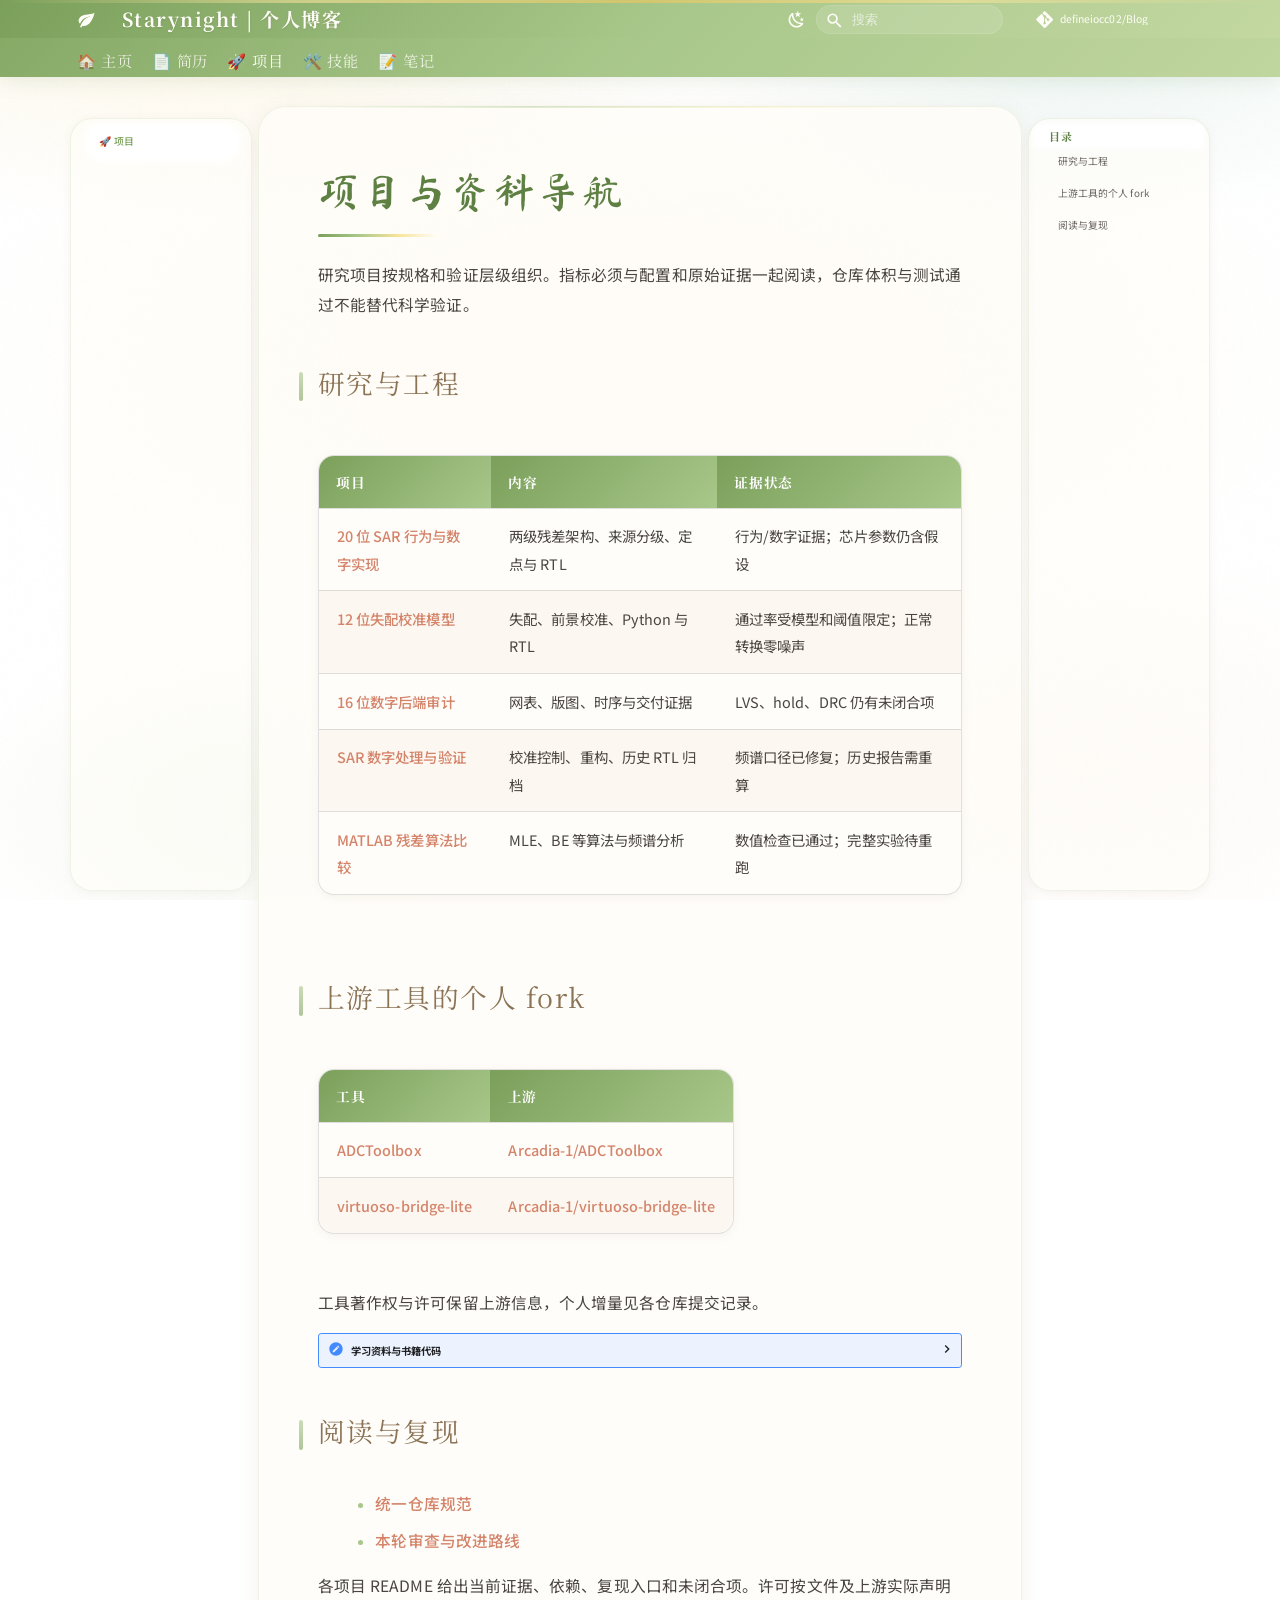
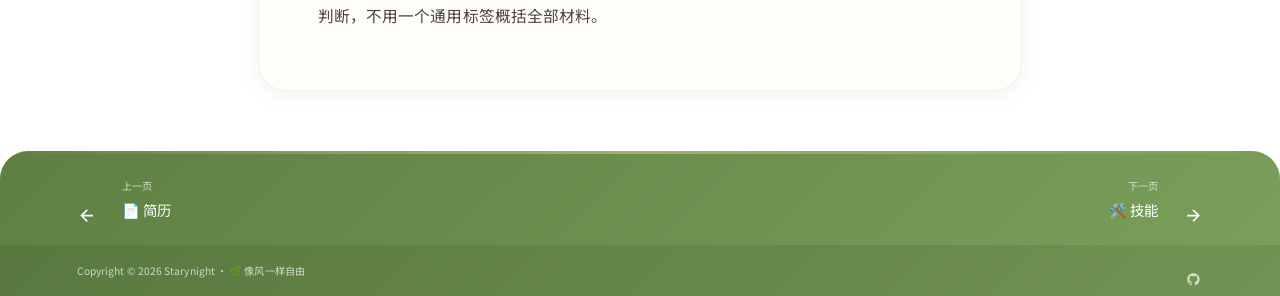
<file: projects/index.html>
<!doctype html>
<html lang="zh" class="no-js">
  <head>
    
      <meta charset="utf-8">
      <meta name="viewport" content="width=device-width,initial-scale=1">
      
        <meta name="description" content="模拟/混合信号芯片设计工程师 · 深度学习爱好者 · 计算机体系结构探索者">
      
      
        <meta name="author" content="Starynight (defineiocc02)">
      
      
        <link rel="canonical" href="https://defineiocc02.github.io/Blog/projects/">
      
      
        <link rel="prev" href="../resume/">
      
      
        <link rel="next" href="../skills/">
      
      
        
      
      
      <link rel="icon" href="../assets/images/favicon.png">
      <meta name="generator" content="mkdocs-1.6.1, mkdocs-material-9.7.7">
    
    
      
        <title>🚀 项目 - Starynight | 个人博客</title>
      
    
    
      <link rel="stylesheet" href="../assets/stylesheets/main.ec1eaa64.min.css">
      
        
        <link rel="stylesheet" href="../assets/stylesheets/palette.ab4e12ef.min.css">
      
      


    
    
      
    
    
      
        
        
        <link rel="preconnect" href="https://fonts.gstatic.com" crossorigin>
        <link rel="stylesheet" href="https://fonts.googleapis.com/css?family=Roboto:300,300i,400,400i,700,700i%7CRoboto+Mono:400,400i,700,700i&display=fallback">
        <style>:root{--md-text-font:"Roboto";--md-code-font:"Roboto Mono"}</style>
      
    
    
      <link rel="stylesheet" href="../assets/css/ghibli.css">
    
    <script>__md_scope=new URL("..",location),__md_hash=e=>[...e].reduce(((e,_)=>(e<<5)-e+_.charCodeAt(0)),0),__md_get=(e,_=localStorage,t=__md_scope)=>JSON.parse(_.getItem(t.pathname+"."+e)),__md_set=(e,_,t=localStorage,a=__md_scope)=>{try{t.setItem(a.pathname+"."+e,JSON.stringify(_))}catch(e){}}</script>
    
      

    
    
  </head>
  
  
    
    
      
    
    
    
    
    <body dir="ltr" data-md-color-scheme="default" data-md-color-primary="custom" data-md-color-accent="custom">
  
    
    <input class="md-toggle" data-md-toggle="drawer" type="checkbox" id="__drawer" autocomplete="off">
    <input class="md-toggle" data-md-toggle="search" type="checkbox" id="__search" autocomplete="off">
    <label class="md-overlay" for="__drawer"></label>
    <div data-md-component="skip">
      
        
        <a href="#_1" class="md-skip">
          跳转至
        </a>
      
    </div>
    <div data-md-component="announce">
      
    </div>
    
    
      

  

<header class="md-header md-header--shadow md-header--lifted" data-md-component="header">
  <nav class="md-header__inner md-grid" aria-label="页眉">
    <a href=".." title="Starynight | 个人博客" class="md-header__button md-logo" aria-label="Starynight | 个人博客" data-md-component="logo">
      
  
  <svg xmlns="http://www.w3.org/2000/svg" viewBox="0 0 24 24"><path d="M17 8C8 10 5.9 16.17 3.82 21.34l1.89.66.95-2.3c.48.17.98.3 1.34.3C19 20 22 3 22 3c-1 2-8 2.25-13 3.25S2 11.5 2 13.5s1.75 3.75 1.75 3.75C7 8 17 8 17 8"/></svg>

    </a>
    <label class="md-header__button md-icon" for="__drawer">
      
      <svg xmlns="http://www.w3.org/2000/svg" viewBox="0 0 24 24"><path d="M3 6h18v2H3zm0 5h18v2H3zm0 5h18v2H3z"/></svg>
    </label>
    <div class="md-header__title" data-md-component="header-title">
      <div class="md-header__ellipsis">
        <div class="md-header__topic">
          <span class="md-ellipsis">
            Starynight | 个人博客
          </span>
        </div>
        <div class="md-header__topic" data-md-component="header-topic">
          <span class="md-ellipsis">
            
              🚀 项目
            
          </span>
        </div>
      </div>
    </div>
    
      
        <form class="md-header__option" data-md-component="palette">
  
    
    
    
    <input class="md-option" data-md-color-media="" data-md-color-scheme="default" data-md-color-primary="custom" data-md-color-accent="custom"  aria-label="切换到月光森林"  type="radio" name="__palette" id="__palette_0">
    
      <label class="md-header__button md-icon" title="切换到月光森林" for="__palette_1" hidden>
        <svg xmlns="http://www.w3.org/2000/svg" viewBox="0 0 24 24"><path d="m17.75 4.09-2.53 1.94.91 3.06-2.63-1.81-2.63 1.81.91-3.06-2.53-1.94L12.44 4l1.06-3 1.06 3zm3.5 6.91-1.64 1.25.59 1.98-1.7-1.17-1.7 1.17.59-1.98L15.75 11l2.06-.05L18.5 9l.69 1.95zm-2.28 4.95c.83-.08 1.72 1.1 1.19 1.85-.32.45-.66.87-1.08 1.27C15.17 23 8.84 23 4.94 19.07c-3.91-3.9-3.91-10.24 0-14.14.4-.4.82-.76 1.27-1.08.75-.53 1.93.36 1.85 1.19-.27 2.86.69 5.83 2.89 8.02a9.96 9.96 0 0 0 8.02 2.89m-1.64 2.02a12.08 12.08 0 0 1-7.8-3.47c-2.17-2.19-3.33-5-3.49-7.82-2.81 3.14-2.7 7.96.31 10.98 3.02 3.01 7.84 3.12 10.98.31"/></svg>
      </label>
    
  
    
    
    
    <input class="md-option" data-md-color-media="" data-md-color-scheme="slate" data-md-color-primary="custom" data-md-color-accent="custom"  aria-label="切换到阳光森林"  type="radio" name="__palette" id="__palette_1">
    
      <label class="md-header__button md-icon" title="切换到阳光森林" for="__palette_0" hidden>
        <svg xmlns="http://www.w3.org/2000/svg" viewBox="0 0 24 24"><path d="M12 7a5 5 0 0 1 5 5 5 5 0 0 1-5 5 5 5 0 0 1-5-5 5 5 0 0 1 5-5m0 2a3 3 0 0 0-3 3 3 3 0 0 0 3 3 3 3 0 0 0 3-3 3 3 0 0 0-3-3m0-7 2.39 3.42C13.65 5.15 12.84 5 12 5s-1.65.15-2.39.42zM3.34 7l4.16-.35A7.2 7.2 0 0 0 5.94 8.5c-.44.74-.69 1.5-.83 2.29zm.02 10 1.76-3.77a7.131 7.131 0 0 0 2.38 4.14zM20.65 7l-1.77 3.79a7.02 7.02 0 0 0-2.38-4.15zm-.01 10-4.14.36c.59-.51 1.12-1.14 1.54-1.86.42-.73.69-1.5.83-2.29zM12 22l-2.41-3.44c.74.27 1.55.44 2.41.44.82 0 1.63-.17 2.37-.44z"/></svg>
      </label>
    
  
</form>
      
    
    
      <script>var palette=__md_get("__palette");if(palette&&palette.color){if("(prefers-color-scheme)"===palette.color.media){var media=matchMedia("(prefers-color-scheme: light)"),input=document.querySelector(media.matches?"[data-md-color-media='(prefers-color-scheme: light)']":"[data-md-color-media='(prefers-color-scheme: dark)']");palette.color.media=input.getAttribute("data-md-color-media"),palette.color.scheme=input.getAttribute("data-md-color-scheme"),palette.color.primary=input.getAttribute("data-md-color-primary"),palette.color.accent=input.getAttribute("data-md-color-accent")}for(var[key,value]of Object.entries(palette.color))document.body.setAttribute("data-md-color-"+key,value)}</script>
    
    
    
      
      
        <label class="md-header__button md-icon" for="__search">
          
          <svg xmlns="http://www.w3.org/2000/svg" viewBox="0 0 24 24"><path d="M9.5 3A6.5 6.5 0 0 1 16 9.5c0 1.61-.59 3.09-1.56 4.23l.27.27h.79l5 5-1.5 1.5-5-5v-.79l-.27-.27A6.52 6.52 0 0 1 9.5 16 6.5 6.5 0 0 1 3 9.5 6.5 6.5 0 0 1 9.5 3m0 2C7 5 5 7 5 9.5S7 14 9.5 14 14 12 14 9.5 12 5 9.5 5"/></svg>
        </label>
        <div class="md-search" data-md-component="search" role="dialog">
  <label class="md-search__overlay" for="__search"></label>
  <div class="md-search__inner" role="search">
    <form class="md-search__form" name="search">
      <input type="text" class="md-search__input" name="query" aria-label="搜索" placeholder="搜索" autocapitalize="off" autocorrect="off" autocomplete="off" spellcheck="false" data-md-component="search-query" required>
      <label class="md-search__icon md-icon" for="__search">
        
        <svg xmlns="http://www.w3.org/2000/svg" viewBox="0 0 24 24"><path d="M9.5 3A6.5 6.5 0 0 1 16 9.5c0 1.61-.59 3.09-1.56 4.23l.27.27h.79l5 5-1.5 1.5-5-5v-.79l-.27-.27A6.52 6.52 0 0 1 9.5 16 6.5 6.5 0 0 1 3 9.5 6.5 6.5 0 0 1 9.5 3m0 2C7 5 5 7 5 9.5S7 14 9.5 14 14 12 14 9.5 12 5 9.5 5"/></svg>
        
        <svg xmlns="http://www.w3.org/2000/svg" viewBox="0 0 24 24"><path d="M20 11v2H8l5.5 5.5-1.42 1.42L4.16 12l7.92-7.92L13.5 5.5 8 11z"/></svg>
      </label>
      <nav class="md-search__options" aria-label="查找">
        
          <a href="javascript:void(0)" class="md-search__icon md-icon" title="分享" aria-label="分享" data-clipboard data-clipboard-text="" data-md-component="search-share" tabindex="-1">
            
            <svg xmlns="http://www.w3.org/2000/svg" viewBox="0 0 24 24"><path d="M18 16.08c-.76 0-1.44.3-1.96.77L8.91 12.7c.05-.23.09-.46.09-.7s-.04-.47-.09-.7l7.05-4.11c.54.5 1.25.81 2.04.81a3 3 0 0 0 3-3 3 3 0 0 0-3-3 3 3 0 0 0-3 3c0 .24.04.47.09.7L8.04 9.81C7.5 9.31 6.79 9 6 9a3 3 0 0 0-3 3 3 3 0 0 0 3 3c.79 0 1.5-.31 2.04-.81l7.12 4.15c-.05.21-.08.43-.08.66 0 1.61 1.31 2.91 2.92 2.91s2.92-1.3 2.92-2.91A2.92 2.92 0 0 0 18 16.08"/></svg>
          </a>
        
        <button type="reset" class="md-search__icon md-icon" title="清空当前内容" aria-label="清空当前内容" tabindex="-1">
          
          <svg xmlns="http://www.w3.org/2000/svg" viewBox="0 0 24 24"><path d="M19 6.41 17.59 5 12 10.59 6.41 5 5 6.41 10.59 12 5 17.59 6.41 19 12 13.41 17.59 19 19 17.59 13.41 12z"/></svg>
        </button>
      </nav>
      
        <div class="md-search__suggest" data-md-component="search-suggest"></div>
      
    </form>
    <div class="md-search__output">
      <div class="md-search__scrollwrap" tabindex="0" data-md-scrollfix>
        <div class="md-search-result" data-md-component="search-result">
          <div class="md-search-result__meta">
            正在初始化搜索引擎
          </div>
          <ol class="md-search-result__list" role="presentation"></ol>
        </div>
      </div>
    </div>
  </div>
</div>
      
    
    
      <div class="md-header__source">
        <a href="https://github.com/defineiocc02/Blog" title="前往仓库" class="md-source" data-md-component="source">
  <div class="md-source__icon md-icon">
    
    <svg xmlns="http://www.w3.org/2000/svg" viewBox="0 0 448 512"><!--! Font Awesome Free 7.1.0 by @fontawesome - https://fontawesome.com License - https://fontawesome.com/license/free (Icons: CC BY 4.0, Fonts: SIL OFL 1.1, Code: MIT License) Copyright 2025 Fonticons, Inc.--><path d="M439.6 236.1 244 40.5c-5.4-5.5-12.8-8.5-20.4-8.5s-15 3-20.4 8.4L162.5 81l51.5 51.5c27.1-9.1 52.7 16.8 43.4 43.7l49.7 49.7c34.2-11.8 61.2 31 35.5 56.7-26.5 26.5-70.2-2.9-56-37.3L240.3 199v121.9c25.3 12.5 22.3 41.8 9.1 55-6.4 6.4-15.2 10.1-24.3 10.1s-17.8-3.6-24.3-10.1c-17.6-17.6-11.1-46.9 11.2-56v-123c-20.8-8.5-24.6-30.7-18.6-45L142.6 101 8.5 235.1C3 240.6 0 247.9 0 255.5s3 15 8.5 20.4l195.6 195.7c5.4 5.4 12.7 8.4 20.4 8.4s15-3 20.4-8.4l194.7-194.7c5.4-5.4 8.4-12.8 8.4-20.4s-3-15-8.4-20.4"/></svg>
  </div>
  <div class="md-source__repository">
    defineiocc02/Blog
  </div>
</a>
      </div>
    
  </nav>
  
    
      
<nav class="md-tabs" aria-label="标签" data-md-component="tabs">
  <div class="md-grid">
    <ul class="md-tabs__list">
      
        
  
  
  
  
    <li class="md-tabs__item">
      <a href=".." class="md-tabs__link">
        
  
  
    
  
  🏠 主页

      </a>
    </li>
  

      
        
  
  
  
  
    <li class="md-tabs__item">
      <a href="../resume/" class="md-tabs__link">
        
  
  
    
  
  📄 简历

      </a>
    </li>
  

      
        
  
  
  
    
  
  
    <li class="md-tabs__item md-tabs__item--active">
      <a href="./" class="md-tabs__link">
        
  
  
    
  
  🚀 项目

      </a>
    </li>
  

      
        
  
  
  
  
    <li class="md-tabs__item">
      <a href="../skills/" class="md-tabs__link">
        
  
  
    
  
  🛠️ 技能

      </a>
    </li>
  

      
        
  
  
  
  
    <li class="md-tabs__item">
      <a href="../blog/" class="md-tabs__link">
        
  
  
    
  
  📝 笔记

      </a>
    </li>
  

      
    </ul>
  </div>
</nav>
    
  
</header>
    
    <div class="md-container" data-md-component="container">
      
      
        
      
      <main class="md-main" data-md-component="main">
        <div class="md-main__inner md-grid">
          
            
              
              <div class="md-sidebar md-sidebar--primary" data-md-component="sidebar" data-md-type="navigation" >
                <div class="md-sidebar__scrollwrap">
                  <div class="md-sidebar__inner">
                    


  


<nav class="md-nav md-nav--primary md-nav--lifted" aria-label="导航栏" data-md-level="0">
  <label class="md-nav__title" for="__drawer">
    <a href=".." title="Starynight | 个人博客" class="md-nav__button md-logo" aria-label="Starynight | 个人博客" data-md-component="logo">
      
  
  <svg xmlns="http://www.w3.org/2000/svg" viewBox="0 0 24 24"><path d="M17 8C8 10 5.9 16.17 3.82 21.34l1.89.66.95-2.3c.48.17.98.3 1.34.3C19 20 22 3 22 3c-1 2-8 2.25-13 3.25S2 11.5 2 13.5s1.75 3.75 1.75 3.75C7 8 17 8 17 8"/></svg>

    </a>
    Starynight | 个人博客
  </label>
  
    <div class="md-nav__source">
      <a href="https://github.com/defineiocc02/Blog" title="前往仓库" class="md-source" data-md-component="source">
  <div class="md-source__icon md-icon">
    
    <svg xmlns="http://www.w3.org/2000/svg" viewBox="0 0 448 512"><!--! Font Awesome Free 7.1.0 by @fontawesome - https://fontawesome.com License - https://fontawesome.com/license/free (Icons: CC BY 4.0, Fonts: SIL OFL 1.1, Code: MIT License) Copyright 2025 Fonticons, Inc.--><path d="M439.6 236.1 244 40.5c-5.4-5.5-12.8-8.5-20.4-8.5s-15 3-20.4 8.4L162.5 81l51.5 51.5c27.1-9.1 52.7 16.8 43.4 43.7l49.7 49.7c34.2-11.8 61.2 31 35.5 56.7-26.5 26.5-70.2-2.9-56-37.3L240.3 199v121.9c25.3 12.5 22.3 41.8 9.1 55-6.4 6.4-15.2 10.1-24.3 10.1s-17.8-3.6-24.3-10.1c-17.6-17.6-11.1-46.9 11.2-56v-123c-20.8-8.5-24.6-30.7-18.6-45L142.6 101 8.5 235.1C3 240.6 0 247.9 0 255.5s3 15 8.5 20.4l195.6 195.7c5.4 5.4 12.7 8.4 20.4 8.4s15-3 20.4-8.4l194.7-194.7c5.4-5.4 8.4-12.8 8.4-20.4s-3-15-8.4-20.4"/></svg>
  </div>
  <div class="md-source__repository">
    defineiocc02/Blog
  </div>
</a>
    </div>
  
  <ul class="md-nav__list" data-md-scrollfix>
    
      
      
  
  
  
  
    <li class="md-nav__item">
      <a href=".." class="md-nav__link">
        
  
  
  <span class="md-ellipsis">
    
  
    🏠 主页
  

    
  </span>
  
  

      </a>
    </li>
  

    
      
      
  
  
  
  
    <li class="md-nav__item">
      <a href="../resume/" class="md-nav__link">
        
  
  
  <span class="md-ellipsis">
    
  
    📄 简历
  

    
  </span>
  
  

      </a>
    </li>
  

    
      
      
  
  
    
  
  
  
    <li class="md-nav__item md-nav__item--active">
      
      <input class="md-nav__toggle md-toggle" type="checkbox" id="__toc">
      
      
        
      
      
        <label class="md-nav__link md-nav__link--active" for="__toc">
          
  
  
  <span class="md-ellipsis">
    
  
    🚀 项目
  

    
  </span>
  
  

          <span class="md-nav__icon md-icon"></span>
        </label>
      
      <a href="./" class="md-nav__link md-nav__link--active">
        
  
  
  <span class="md-ellipsis">
    
  
    🚀 项目
  

    
  </span>
  
  

      </a>
      
        

<nav class="md-nav md-nav--secondary" aria-label="目录">
  
  
  
    
  
  
    <label class="md-nav__title" for="__toc">
      <span class="md-nav__icon md-icon"></span>
      目录
    </label>
    <ul class="md-nav__list" data-md-component="toc" data-md-scrollfix>
      
        <li class="md-nav__item">
  <a href="#_2" class="md-nav__link">
    <span class="md-ellipsis">
      
        研究与工程
      
    </span>
  </a>
  
</li>
      
        <li class="md-nav__item">
  <a href="#fork" class="md-nav__link">
    <span class="md-ellipsis">
      
        上游工具的个人 fork
      
    </span>
  </a>
  
</li>
      
        <li class="md-nav__item">
  <a href="#_3" class="md-nav__link">
    <span class="md-ellipsis">
      
        阅读与复现
      
    </span>
  </a>
  
</li>
      
    </ul>
  
</nav>
      
    </li>
  

    
      
      
  
  
  
  
    <li class="md-nav__item">
      <a href="../skills/" class="md-nav__link">
        
  
  
  <span class="md-ellipsis">
    
  
    🛠️ 技能
  

    
  </span>
  
  

      </a>
    </li>
  

    
      
      
  
  
  
  
    <li class="md-nav__item">
      <a href="../blog/" class="md-nav__link">
        
  
  
  <span class="md-ellipsis">
    
  
    📝 笔记
  

    
  </span>
  
  

      </a>
    </li>
  

    
  </ul>
</nav>
                  </div>
                </div>
              </div>
            
            
              
              <div class="md-sidebar md-sidebar--secondary" data-md-component="sidebar" data-md-type="toc" >
                <div class="md-sidebar__scrollwrap">
                  <div class="md-sidebar__inner">
                    

<nav class="md-nav md-nav--secondary" aria-label="目录">
  
  
  
    
  
  
    <label class="md-nav__title" for="__toc">
      <span class="md-nav__icon md-icon"></span>
      目录
    </label>
    <ul class="md-nav__list" data-md-component="toc" data-md-scrollfix>
      
        <li class="md-nav__item">
  <a href="#_2" class="md-nav__link">
    <span class="md-ellipsis">
      
        研究与工程
      
    </span>
  </a>
  
</li>
      
        <li class="md-nav__item">
  <a href="#fork" class="md-nav__link">
    <span class="md-ellipsis">
      
        上游工具的个人 fork
      
    </span>
  </a>
  
</li>
      
        <li class="md-nav__item">
  <a href="#_3" class="md-nav__link">
    <span class="md-ellipsis">
      
        阅读与复现
      
    </span>
  </a>
  
</li>
      
    </ul>
  
</nav>
                  </div>
                </div>
              </div>
            
          
          
            <div class="md-content" data-md-component="content">
              
                



  


              
              <article class="md-content__inner md-typeset">
                
                  


  
  


<h1 id="_1">项目与资料导航<a class="headerlink" href="#_1" title="Permanent link">&para;</a></h1>
<p>研究项目按规格和验证层级组织。指标必须与配置和原始证据一起阅读，仓库体积与测试通过不能替代科学验证。</p>
<h2 id="_2">研究与工程<a class="headerlink" href="#_2" title="Permanent link">&para;</a></h2>
<table>
<thead>
<tr>
<th>项目</th>
<th>内容</th>
<th>证据状态</th>
</tr>
</thead>
<tbody>
<tr>
<td><a href="https://github.com/defineiocc02/20bit_SAR_ADC_Behaviour_Verification">20 位 SAR 行为与数字实现</a></td>
<td>两级残差架构、来源分级、定点与 RTL</td>
<td>行为/数字证据；芯片参数仍含假设</td>
</tr>
<tr>
<td><a href="https://github.com/defineiocc02/Behavioral-modeling-of-12bit-calibrated-sar-adc">12 位失配校准模型</a></td>
<td>失配、前景校准、Python 与 RTL</td>
<td>通过率受模型和阈值限定；正常转换零噪声</td>
</tr>
<tr>
<td><a href="https://github.com/defineiocc02/SAR16_Digital_Backend_Signoff">16 位数字后端审计</a></td>
<td>网表、版图、时序与交付证据</td>
<td>LVS、hold、DRC 仍有未闭合项</td>
</tr>
<tr>
<td><a href="https://github.com/defineiocc02/Digital_process.srcs">SAR 数字处理与验证</a></td>
<td>校准控制、重构、历史 RTL 归档</td>
<td>频谱口径已修复；历史报告需重算</td>
</tr>
<tr>
<td><a href="https://github.com/defineiocc02/SAR_ADC_Verification">MATLAB 残差算法比较</a></td>
<td>MLE、BE 等算法与频谱分析</td>
<td>数值检查已通过；完整实验待重跑</td>
</tr>
</tbody>
</table>
<h2 id="fork">上游工具的个人 fork<a class="headerlink" href="#fork" title="Permanent link">&para;</a></h2>
<table>
<thead>
<tr>
<th>工具</th>
<th>上游</th>
</tr>
</thead>
<tbody>
<tr>
<td><a href="https://github.com/defineiocc02/ADCToolbox">ADCToolbox</a></td>
<td><a href="https://github.com/Arcadia-1/ADCToolbox">Arcadia-1/ADCToolbox</a></td>
</tr>
<tr>
<td><a href="https://github.com/defineiocc02/virtuoso-bridge-lite">virtuoso-bridge-lite</a></td>
<td><a href="https://github.com/Arcadia-1/virtuoso-bridge-lite">Arcadia-1/virtuoso-bridge-lite</a></td>
</tr>
</tbody>
</table>
<p>工具著作权与许可保留上游信息，个人增量见各仓库提交记录。</p>
<details>
<summary>学习资料与书籍代码</summary>

- [d2l-zh](https://github.com/defineiocc02/d2l-zh) — fork 自 [d2l-ai/d2l-zh](https://github.com/d2l-ai/d2l-zh)。
- [Deep_Learning_Foundation_and_Concepts-Springer](https://github.com/defineiocc02/Deep_Learning_Foundation_and_Concepts-Springer) — fork 自 [BreCaspian/Deep_Learning_Foundation_and_Concepts-Springer](https://github.com/BreCaspian/Deep_Learning_Foundation_and_Concepts-Springer)。
- [goossens-book-ip-projects](https://github.com/defineiocc02/goossens-book-ip-projects) — fork 自 [goossens-springer/goossens-book-ip-projects](https://github.com/goossens-springer/goossens-book-ip-projects)。
- [Hands-On-Large-Language-Models](https://github.com/defineiocc02/Hands-On-Large-Language-Models) — fork 自 [HandsOnLLM/Hands-On-Large-Language-Models](https://github.com/HandsOnLLM/Hands-On-Large-Language-Models)。

</details>

<h2 id="_3">阅读与复现<a class="headerlink" href="#_3" title="Permanent link">&para;</a></h2>
<ul>
<li><a href="https://github.com/defineiocc02/defineiocc02/blob/main/REPOSITORY_GUIDE.md">统一仓库规范</a></li>
<li><a href="https://github.com/defineiocc02/defineiocc02/blob/main/REVIEW_20261002.md">本轮审查与改进路线</a></li>
</ul>
<p>各项目 README 给出当前证据、依赖、复现入口和未闭合项。许可按文件及上游实际声明判断，不用一个通用标签概括全部材料。</p>












                
              </article>
            </div>
          
          
<script>var target=document.getElementById(location.hash.slice(1));target&&target.name&&(target.checked=target.name.startsWith("__tabbed_"))</script>
        </div>
        
          <button type="button" class="md-top md-icon" data-md-component="top" hidden>
  
  <svg xmlns="http://www.w3.org/2000/svg" viewBox="0 0 24 24"><path d="M13 20h-2V8l-5.5 5.5-1.42-1.42L12 4.16l7.92 7.92-1.42 1.42L13 8z"/></svg>
  回到页面顶部
</button>
        
      </main>
      
        <footer class="md-footer">
  
    
      
      <nav class="md-footer__inner md-grid" aria-label="页脚" >
        
          
          <a href="../resume/" class="md-footer__link md-footer__link--prev" aria-label="上一页: 📄 简历">
            <div class="md-footer__button md-icon">
              
              <svg xmlns="http://www.w3.org/2000/svg" viewBox="0 0 24 24"><path d="M20 11v2H8l5.5 5.5-1.42 1.42L4.16 12l7.92-7.92L13.5 5.5 8 11z"/></svg>
            </div>
            <div class="md-footer__title">
              <span class="md-footer__direction">
                上一页
              </span>
              <div class="md-ellipsis">
                📄 简历
              </div>
            </div>
          </a>
        
        
          
          <a href="../skills/" class="md-footer__link md-footer__link--next" aria-label="下一页: 🛠️ 技能">
            <div class="md-footer__title">
              <span class="md-footer__direction">
                下一页
              </span>
              <div class="md-ellipsis">
                🛠️ 技能
              </div>
            </div>
            <div class="md-footer__button md-icon">
              
              <svg xmlns="http://www.w3.org/2000/svg" viewBox="0 0 24 24"><path d="M4 11v2h12l-5.5 5.5 1.42 1.42L19.84 12l-7.92-7.92L10.5 5.5 16 11z"/></svg>
            </div>
          </a>
        
      </nav>
    
  
  <div class="md-footer-meta md-typeset">
    <div class="md-footer-meta__inner md-grid">
      <div class="md-copyright">
  
    <div class="md-copyright__highlight">
      Copyright &copy; 2026 Starynight · 🌿 像风一样自由
    </div>
  
  
</div>
      
        
<div class="md-social">
  
    
    
    
    
      
      
    
    <a href="https://github.com/defineiocc02" target="_blank" rel="noopener" title="github.com" class="md-social__link">
      <svg xmlns="http://www.w3.org/2000/svg" viewBox="0 0 512 512"><!--! Font Awesome Free 7.1.0 by @fontawesome - https://fontawesome.com License - https://fontawesome.com/license/free (Icons: CC BY 4.0, Fonts: SIL OFL 1.1, Code: MIT License) Copyright 2025 Fonticons, Inc.--><path d="M173.9 397.4c0 2-2.3 3.6-5.2 3.6-3.3.3-5.6-1.3-5.6-3.6 0-2 2.3-3.6 5.2-3.6 3-.3 5.6 1.3 5.6 3.6m-31.1-4.5c-.7 2 1.3 4.3 4.3 4.9 2.6 1 5.6 0 6.2-2s-1.3-4.3-4.3-5.2c-2.6-.7-5.5.3-6.2 2.3m44.2-1.7c-2.9.7-4.9 2.6-4.6 4.9.3 2 2.9 3.3 5.9 2.6 2.9-.7 4.9-2.6 4.6-4.6-.3-1.9-3-3.2-5.9-2.9M252.8 8C114.1 8 8 113.3 8 252c0 110.9 69.8 205.8 169.5 239.2 12.8 2.3 17.3-5.6 17.3-12.1 0-6.2-.3-40.4-.3-61.4 0 0-70 15-84.7-29.8 0 0-11.4-29.1-27.8-36.6 0 0-22.9-15.7 1.6-15.4 0 0 24.9 2 38.6 25.8 21.9 38.6 58.6 27.5 72.9 20.9 2.3-16 8.8-27.1 16-33.7-55.9-6.2-112.3-14.3-112.3-110.5 0-27.5 7.6-41.3 23.6-58.9-2.6-6.5-11.1-33.3 2.6-67.9 20.9-6.5 69 27 69 27 20-5.6 41.5-8.5 62.8-8.5s42.8 2.9 62.8 8.5c0 0 48.1-33.6 69-27 13.7 34.7 5.2 61.4 2.6 67.9 16 17.7 25.8 31.5 25.8 58.9 0 96.5-58.9 104.2-114.8 110.5 9.2 7.9 17 22.9 17 46.4 0 33.7-.3 75.4-.3 83.6 0 6.5 4.6 14.4 17.3 12.1C436.2 457.8 504 362.9 504 252 504 113.3 391.5 8 252.8 8M105.2 352.9c-1.3 1-1 3.3.7 5.2 1.6 1.6 3.9 2.3 5.2 1 1.3-1 1-3.3-.7-5.2-1.6-1.6-3.9-2.3-5.2-1m-10.8-8.1c-.7 1.3.3 2.9 2.3 3.9 1.6 1 3.6.7 4.3-.7.7-1.3-.3-2.9-2.3-3.9-2-.6-3.6-.3-4.3.7m32.4 35.6c-1.6 1.3-1 4.3 1.3 6.2 2.3 2.3 5.2 2.6 6.5 1 1.3-1.3.7-4.3-1.3-6.2-2.2-2.3-5.2-2.6-6.5-1m-11.4-14.7c-1.6 1-1.6 3.6 0 5.9s4.3 3.3 5.6 2.3c1.6-1.3 1.6-3.9 0-6.2-1.4-2.3-4-3.3-5.6-2"/></svg>
    </a>
  
</div>
      
    </div>
  </div>
</footer>
      
    </div>
    <div class="md-dialog" data-md-component="dialog">
      <div class="md-dialog__inner md-typeset"></div>
    </div>
    
    
    
      
      
      <script id="__config" type="application/json">{"annotate": null, "base": "..", "features": ["navigation.tabs", "navigation.tabs.sticky", "navigation.sections", "navigation.top", "navigation.tracking", "navigation.footer", "navigation.indexes", "navigation.path", "toc.follow", "search.highlight", "search.suggest", "search.share", "content.code.copy", "content.code.annotate"], "search": "../assets/javascripts/workers/search.2c215733.min.js", "tags": null, "translations": {"clipboard.copied": "\u5df2\u590d\u5236", "clipboard.copy": "\u590d\u5236", "search.result.more.one": "\u5728\u8be5\u9875\u4e0a\u8fd8\u6709 1 \u4e2a\u7b26\u5408\u6761\u4ef6\u7684\u7ed3\u679c", "search.result.more.other": "\u5728\u8be5\u9875\u4e0a\u8fd8\u6709 # \u4e2a\u7b26\u5408\u6761\u4ef6\u7684\u7ed3\u679c", "search.result.none": "\u6ca1\u6709\u627e\u5230\u7b26\u5408\u6761\u4ef6\u7684\u7ed3\u679c", "search.result.one": "\u627e\u5230 1 \u4e2a\u7b26\u5408\u6761\u4ef6\u7684\u7ed3\u679c", "search.result.other": "# \u4e2a\u7b26\u5408\u6761\u4ef6\u7684\u7ed3\u679c", "search.result.placeholder": "\u952e\u5165\u4ee5\u5f00\u59cb\u641c\u7d22", "search.result.term.missing": "\u7f3a\u5c11", "select.version": "\u9009\u62e9\u5f53\u524d\u7248\u672c"}, "version": null}</script>
    
    
      <script src="../assets/javascripts/bundle.d7400e89.min.js"></script>
      
        <script src="../assets/js/ghibli.js"></script>
      
    
  </body>
</html>
</file>
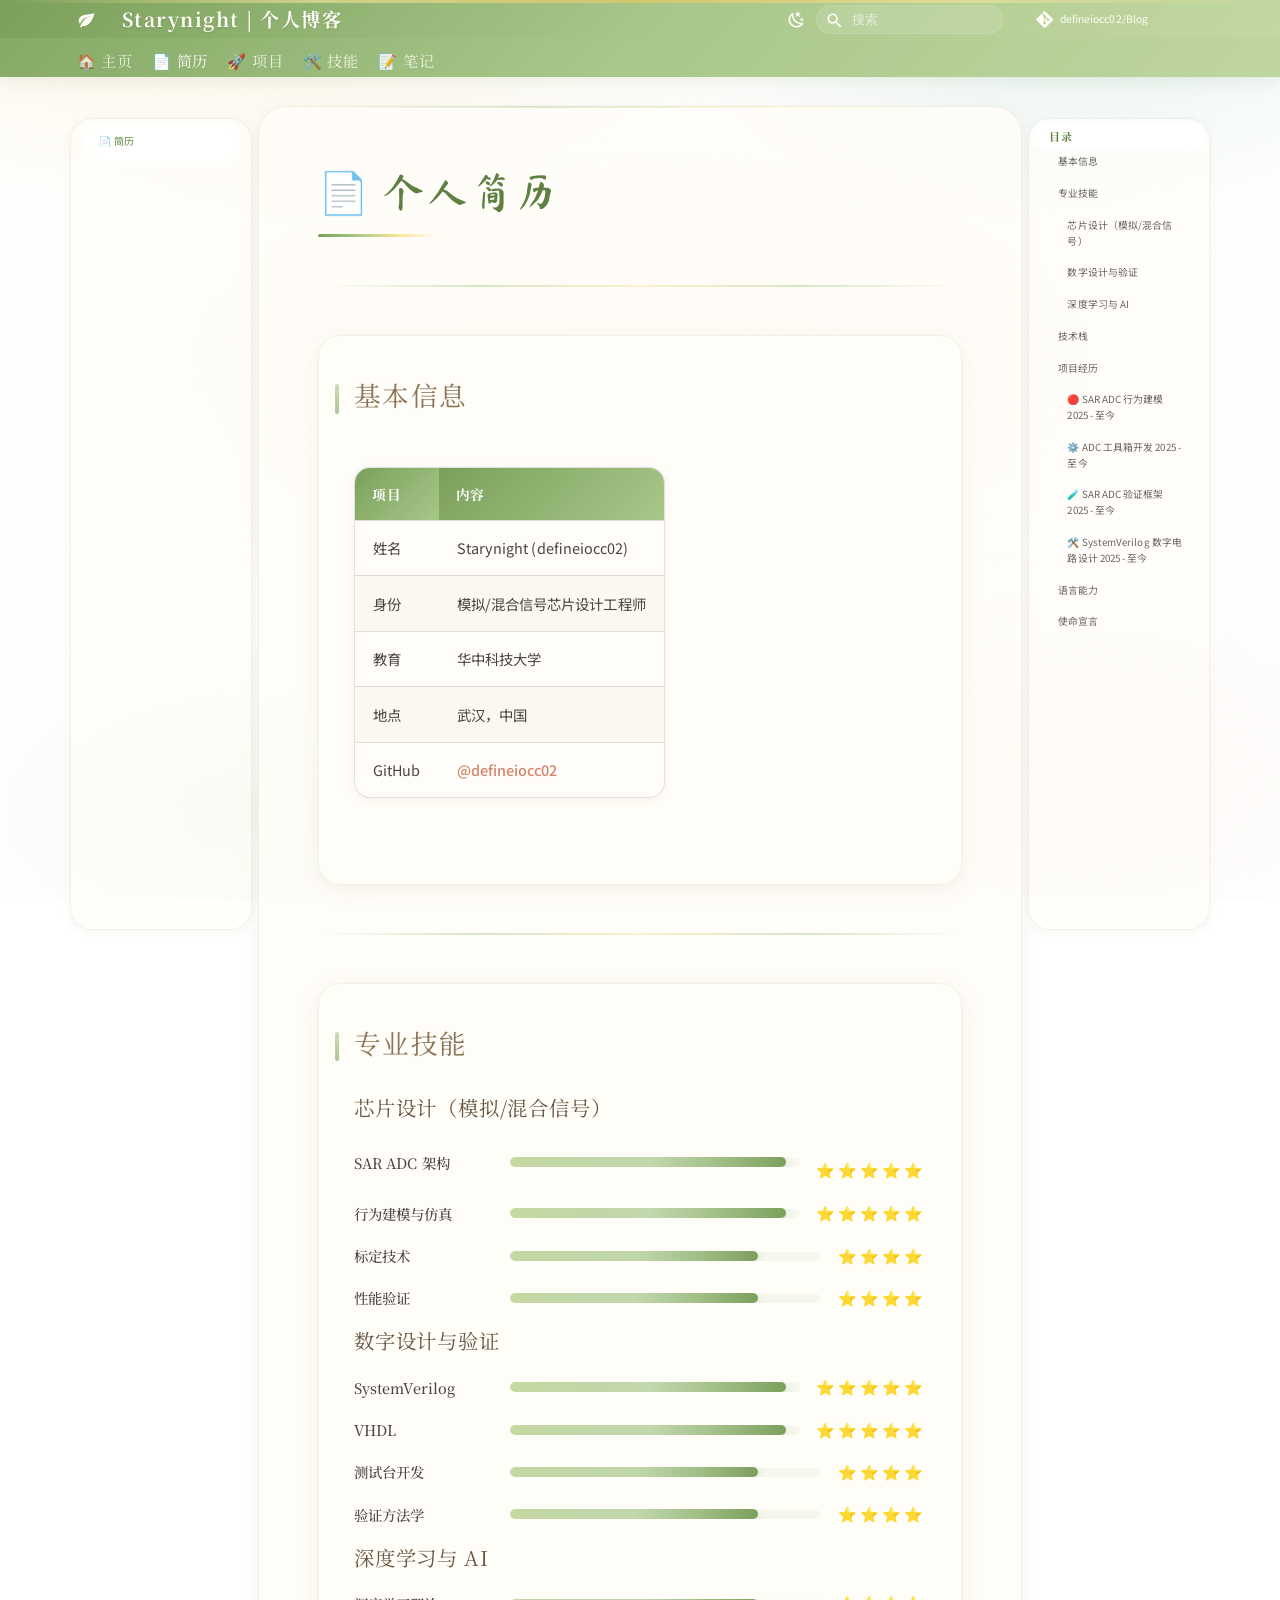
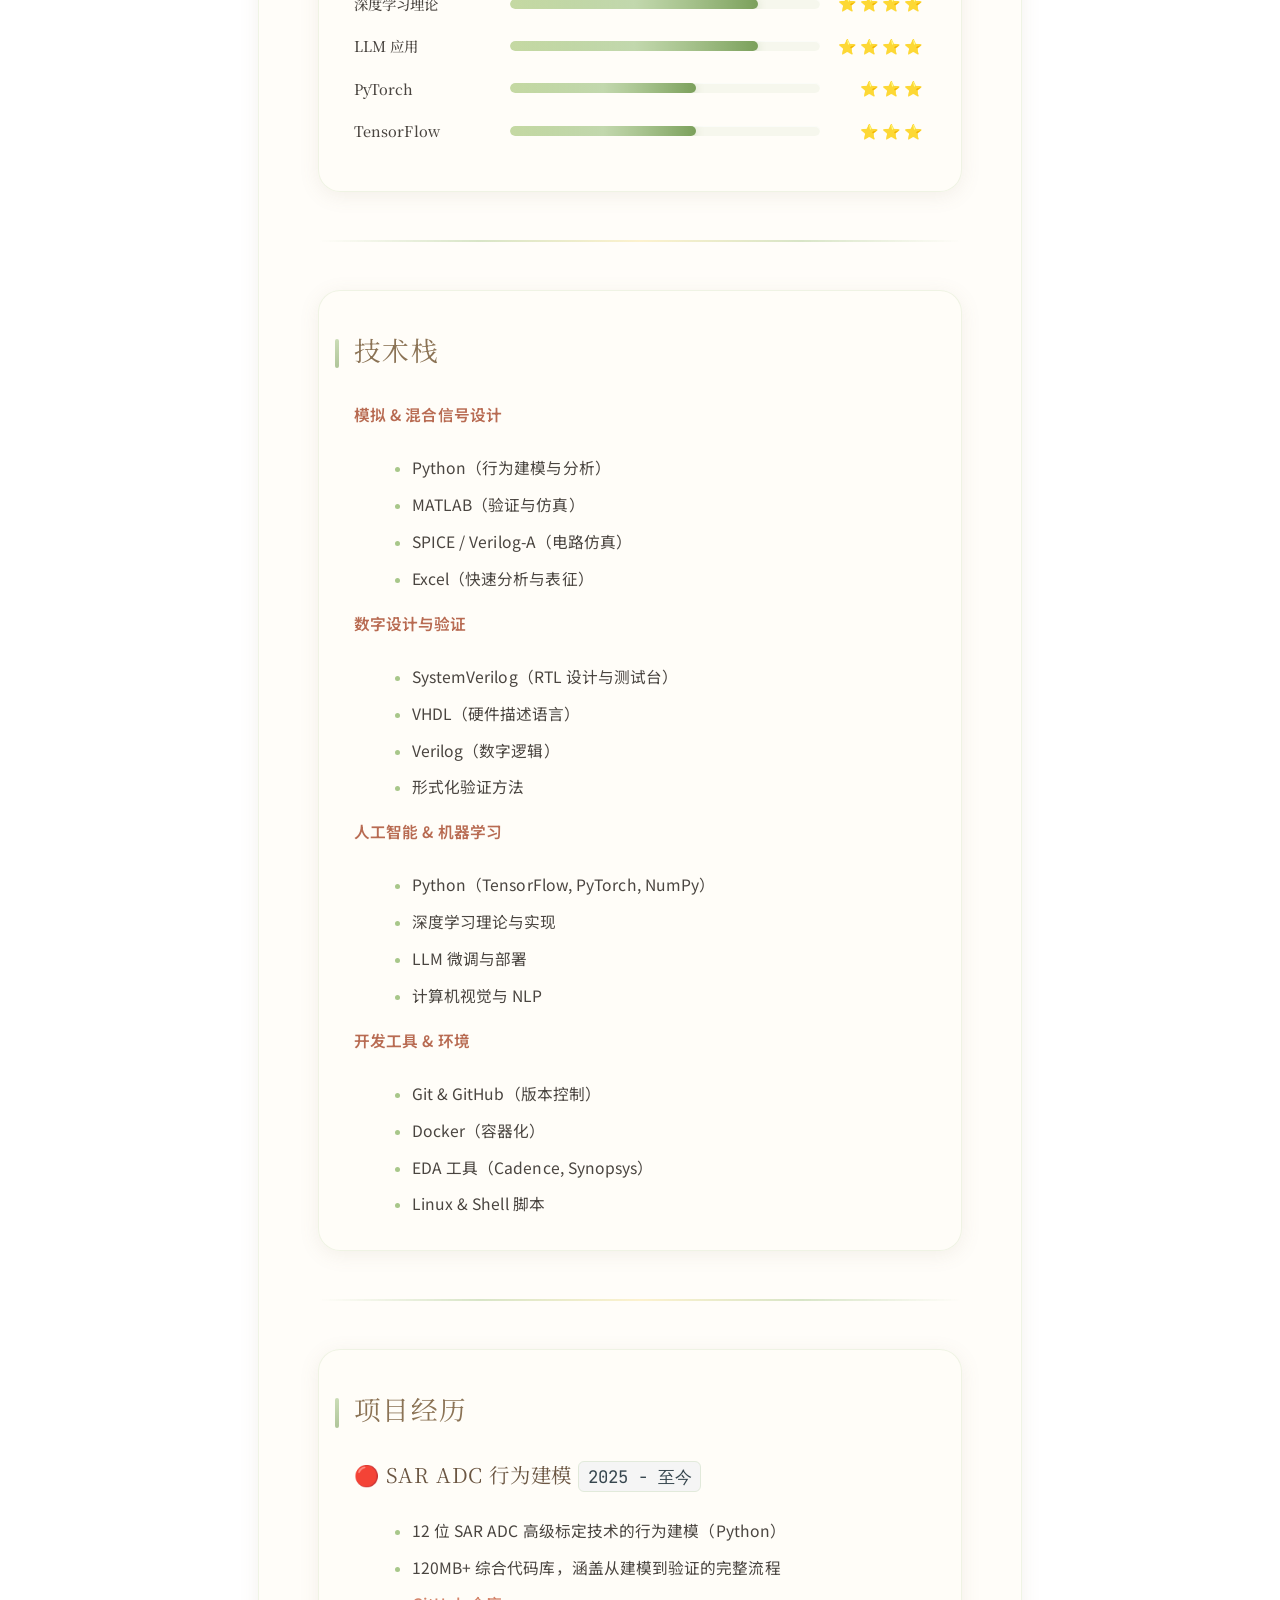
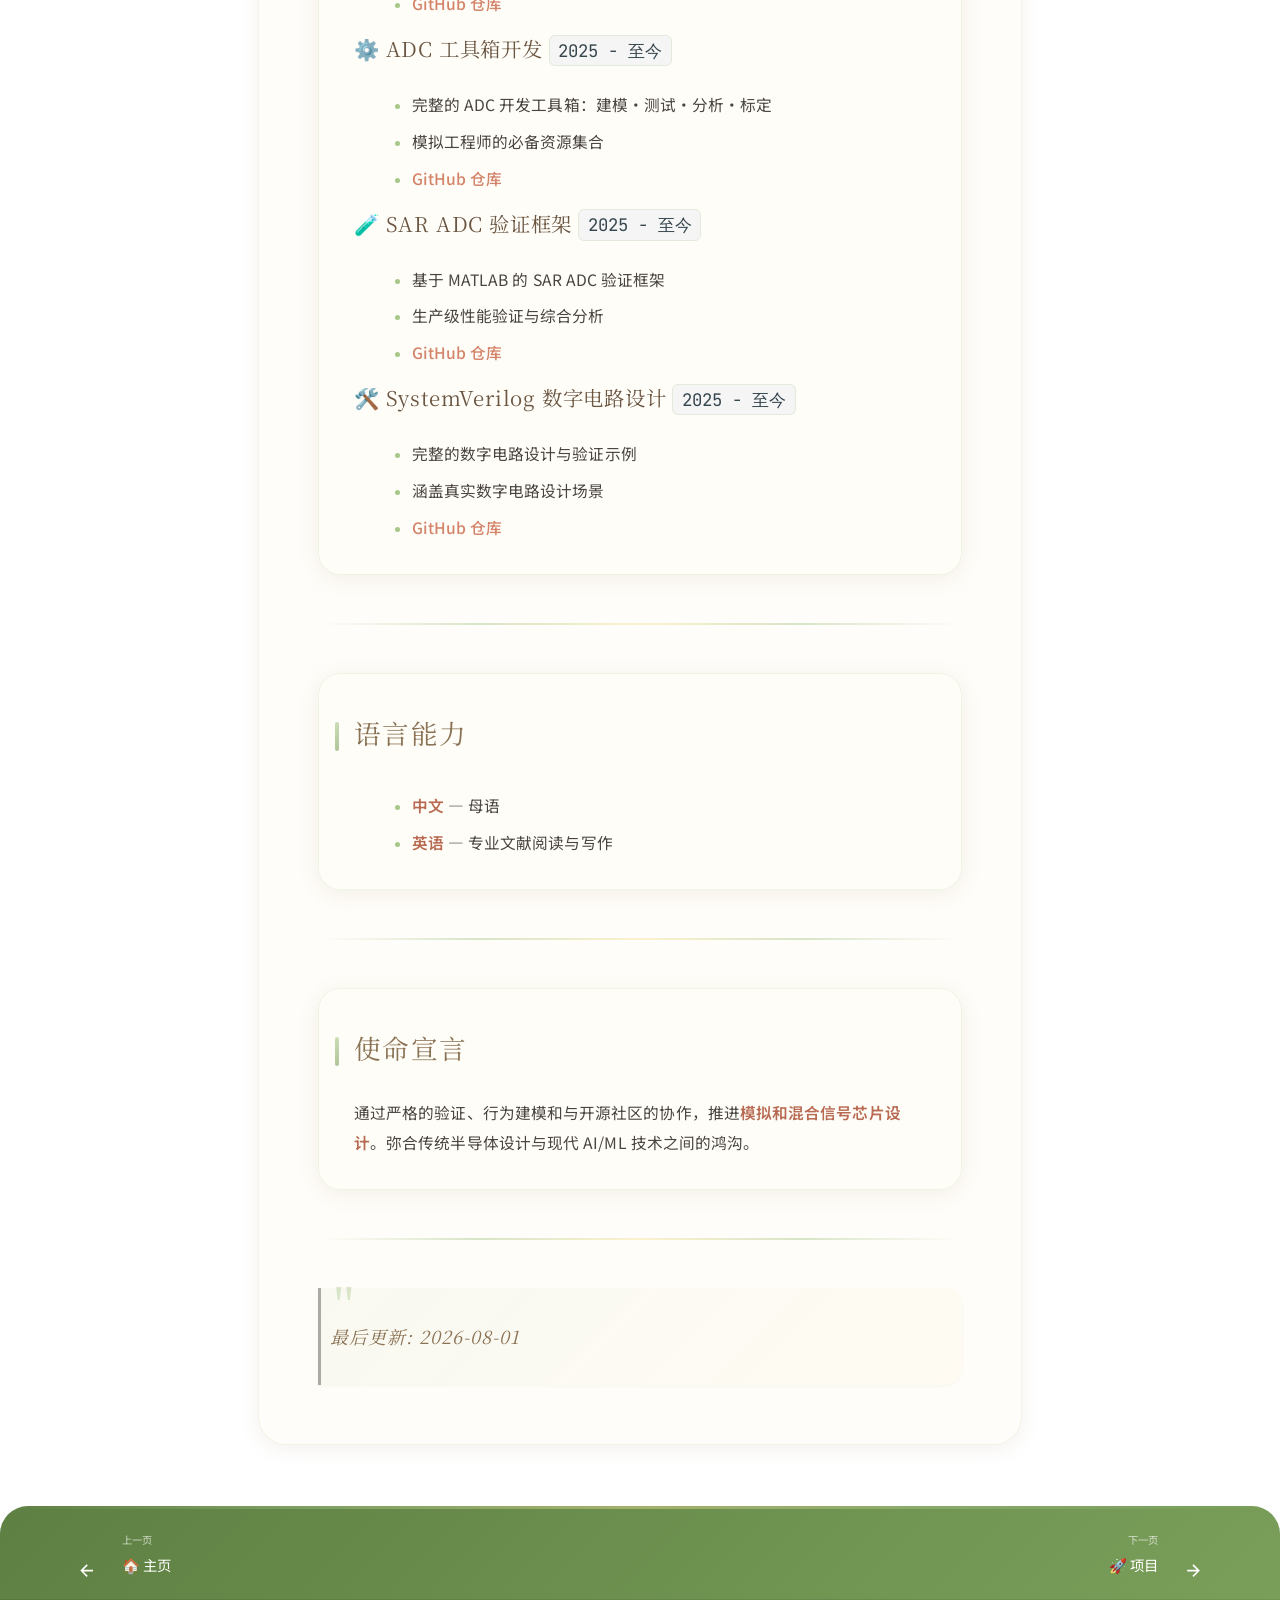
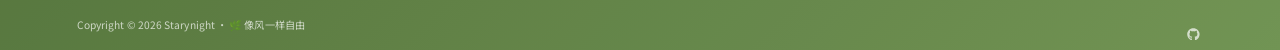
<file: resume/index.html>
<!doctype html>
<html lang="zh" class="no-js">
  <head>
    
      <meta charset="utf-8">
      <meta name="viewport" content="width=device-width,initial-scale=1">
      
        <meta name="description" content="模拟/混合信号芯片设计工程师 · 深度学习爱好者 · 计算机体系结构探索者">
      
      
        <meta name="author" content="Starynight (defineiocc02)">
      
      
        <link rel="canonical" href="https://defineiocc02.github.io/Blog/resume/">
      
      
        <link rel="prev" href="..">
      
      
        <link rel="next" href="../projects/">
      
      
        
      
      
      <link rel="icon" href="../assets/images/favicon.png">
      <meta name="generator" content="mkdocs-1.6.1, mkdocs-material-9.7.7">
    
    
      
        <title>📄 简历 - Starynight | 个人博客</title>
      
    
    
      <link rel="stylesheet" href="../assets/stylesheets/main.ec1eaa64.min.css">
      
        
        <link rel="stylesheet" href="../assets/stylesheets/palette.ab4e12ef.min.css">
      
      


    
    
      
    
    
      
        
        
        <link rel="preconnect" href="https://fonts.gstatic.com" crossorigin>
        <link rel="stylesheet" href="https://fonts.googleapis.com/css?family=Roboto:300,300i,400,400i,700,700i%7CRoboto+Mono:400,400i,700,700i&display=fallback">
        <style>:root{--md-text-font:"Roboto";--md-code-font:"Roboto Mono"}</style>
      
    
    
      <link rel="stylesheet" href="../assets/css/ghibli.css">
    
    <script>__md_scope=new URL("..",location),__md_hash=e=>[...e].reduce(((e,_)=>(e<<5)-e+_.charCodeAt(0)),0),__md_get=(e,_=localStorage,t=__md_scope)=>JSON.parse(_.getItem(t.pathname+"."+e)),__md_set=(e,_,t=localStorage,a=__md_scope)=>{try{t.setItem(a.pathname+"."+e,JSON.stringify(_))}catch(e){}}</script>
    
      

    
    
  </head>
  
  
    
    
      
    
    
    
    
    <body dir="ltr" data-md-color-scheme="default" data-md-color-primary="custom" data-md-color-accent="custom">
  
    
    <input class="md-toggle" data-md-toggle="drawer" type="checkbox" id="__drawer" autocomplete="off">
    <input class="md-toggle" data-md-toggle="search" type="checkbox" id="__search" autocomplete="off">
    <label class="md-overlay" for="__drawer"></label>
    <div data-md-component="skip">
      
        
        <a href="#_1" class="md-skip">
          跳转至
        </a>
      
    </div>
    <div data-md-component="announce">
      
    </div>
    
    
      

  

<header class="md-header md-header--shadow md-header--lifted" data-md-component="header">
  <nav class="md-header__inner md-grid" aria-label="页眉">
    <a href=".." title="Starynight | 个人博客" class="md-header__button md-logo" aria-label="Starynight | 个人博客" data-md-component="logo">
      
  
  <svg xmlns="http://www.w3.org/2000/svg" viewBox="0 0 24 24"><path d="M17 8C8 10 5.9 16.17 3.82 21.34l1.89.66.95-2.3c.48.17.98.3 1.34.3C19 20 22 3 22 3c-1 2-8 2.25-13 3.25S2 11.5 2 13.5s1.75 3.75 1.75 3.75C7 8 17 8 17 8"/></svg>

    </a>
    <label class="md-header__button md-icon" for="__drawer">
      
      <svg xmlns="http://www.w3.org/2000/svg" viewBox="0 0 24 24"><path d="M3 6h18v2H3zm0 5h18v2H3zm0 5h18v2H3z"/></svg>
    </label>
    <div class="md-header__title" data-md-component="header-title">
      <div class="md-header__ellipsis">
        <div class="md-header__topic">
          <span class="md-ellipsis">
            Starynight | 个人博客
          </span>
        </div>
        <div class="md-header__topic" data-md-component="header-topic">
          <span class="md-ellipsis">
            
              📄 简历
            
          </span>
        </div>
      </div>
    </div>
    
      
        <form class="md-header__option" data-md-component="palette">
  
    
    
    
    <input class="md-option" data-md-color-media="" data-md-color-scheme="default" data-md-color-primary="custom" data-md-color-accent="custom"  aria-label="切换到月光森林"  type="radio" name="__palette" id="__palette_0">
    
      <label class="md-header__button md-icon" title="切换到月光森林" for="__palette_1" hidden>
        <svg xmlns="http://www.w3.org/2000/svg" viewBox="0 0 24 24"><path d="m17.75 4.09-2.53 1.94.91 3.06-2.63-1.81-2.63 1.81.91-3.06-2.53-1.94L12.44 4l1.06-3 1.06 3zm3.5 6.91-1.64 1.25.59 1.98-1.7-1.17-1.7 1.17.59-1.98L15.75 11l2.06-.05L18.5 9l.69 1.95zm-2.28 4.95c.83-.08 1.72 1.1 1.19 1.85-.32.45-.66.87-1.08 1.27C15.17 23 8.84 23 4.94 19.07c-3.91-3.9-3.91-10.24 0-14.14.4-.4.82-.76 1.27-1.08.75-.53 1.93.36 1.85 1.19-.27 2.86.69 5.83 2.89 8.02a9.96 9.96 0 0 0 8.02 2.89m-1.64 2.02a12.08 12.08 0 0 1-7.8-3.47c-2.17-2.19-3.33-5-3.49-7.82-2.81 3.14-2.7 7.96.31 10.98 3.02 3.01 7.84 3.12 10.98.31"/></svg>
      </label>
    
  
    
    
    
    <input class="md-option" data-md-color-media="" data-md-color-scheme="slate" data-md-color-primary="custom" data-md-color-accent="custom"  aria-label="切换到阳光森林"  type="radio" name="__palette" id="__palette_1">
    
      <label class="md-header__button md-icon" title="切换到阳光森林" for="__palette_0" hidden>
        <svg xmlns="http://www.w3.org/2000/svg" viewBox="0 0 24 24"><path d="M12 7a5 5 0 0 1 5 5 5 5 0 0 1-5 5 5 5 0 0 1-5-5 5 5 0 0 1 5-5m0 2a3 3 0 0 0-3 3 3 3 0 0 0 3 3 3 3 0 0 0 3-3 3 3 0 0 0-3-3m0-7 2.39 3.42C13.65 5.15 12.84 5 12 5s-1.65.15-2.39.42zM3.34 7l4.16-.35A7.2 7.2 0 0 0 5.94 8.5c-.44.74-.69 1.5-.83 2.29zm.02 10 1.76-3.77a7.131 7.131 0 0 0 2.38 4.14zM20.65 7l-1.77 3.79a7.02 7.02 0 0 0-2.38-4.15zm-.01 10-4.14.36c.59-.51 1.12-1.14 1.54-1.86.42-.73.69-1.5.83-2.29zM12 22l-2.41-3.44c.74.27 1.55.44 2.41.44.82 0 1.63-.17 2.37-.44z"/></svg>
      </label>
    
  
</form>
      
    
    
      <script>var palette=__md_get("__palette");if(palette&&palette.color){if("(prefers-color-scheme)"===palette.color.media){var media=matchMedia("(prefers-color-scheme: light)"),input=document.querySelector(media.matches?"[data-md-color-media='(prefers-color-scheme: light)']":"[data-md-color-media='(prefers-color-scheme: dark)']");palette.color.media=input.getAttribute("data-md-color-media"),palette.color.scheme=input.getAttribute("data-md-color-scheme"),palette.color.primary=input.getAttribute("data-md-color-primary"),palette.color.accent=input.getAttribute("data-md-color-accent")}for(var[key,value]of Object.entries(palette.color))document.body.setAttribute("data-md-color-"+key,value)}</script>
    
    
    
      
      
        <label class="md-header__button md-icon" for="__search">
          
          <svg xmlns="http://www.w3.org/2000/svg" viewBox="0 0 24 24"><path d="M9.5 3A6.5 6.5 0 0 1 16 9.5c0 1.61-.59 3.09-1.56 4.23l.27.27h.79l5 5-1.5 1.5-5-5v-.79l-.27-.27A6.52 6.52 0 0 1 9.5 16 6.5 6.5 0 0 1 3 9.5 6.5 6.5 0 0 1 9.5 3m0 2C7 5 5 7 5 9.5S7 14 9.5 14 14 12 14 9.5 12 5 9.5 5"/></svg>
        </label>
        <div class="md-search" data-md-component="search" role="dialog">
  <label class="md-search__overlay" for="__search"></label>
  <div class="md-search__inner" role="search">
    <form class="md-search__form" name="search">
      <input type="text" class="md-search__input" name="query" aria-label="搜索" placeholder="搜索" autocapitalize="off" autocorrect="off" autocomplete="off" spellcheck="false" data-md-component="search-query" required>
      <label class="md-search__icon md-icon" for="__search">
        
        <svg xmlns="http://www.w3.org/2000/svg" viewBox="0 0 24 24"><path d="M9.5 3A6.5 6.5 0 0 1 16 9.5c0 1.61-.59 3.09-1.56 4.23l.27.27h.79l5 5-1.5 1.5-5-5v-.79l-.27-.27A6.52 6.52 0 0 1 9.5 16 6.5 6.5 0 0 1 3 9.5 6.5 6.5 0 0 1 9.5 3m0 2C7 5 5 7 5 9.5S7 14 9.5 14 14 12 14 9.5 12 5 9.5 5"/></svg>
        
        <svg xmlns="http://www.w3.org/2000/svg" viewBox="0 0 24 24"><path d="M20 11v2H8l5.5 5.5-1.42 1.42L4.16 12l7.92-7.92L13.5 5.5 8 11z"/></svg>
      </label>
      <nav class="md-search__options" aria-label="查找">
        
          <a href="javascript:void(0)" class="md-search__icon md-icon" title="分享" aria-label="分享" data-clipboard data-clipboard-text="" data-md-component="search-share" tabindex="-1">
            
            <svg xmlns="http://www.w3.org/2000/svg" viewBox="0 0 24 24"><path d="M18 16.08c-.76 0-1.44.3-1.96.77L8.91 12.7c.05-.23.09-.46.09-.7s-.04-.47-.09-.7l7.05-4.11c.54.5 1.25.81 2.04.81a3 3 0 0 0 3-3 3 3 0 0 0-3-3 3 3 0 0 0-3 3c0 .24.04.47.09.7L8.04 9.81C7.5 9.31 6.79 9 6 9a3 3 0 0 0-3 3 3 3 0 0 0 3 3c.79 0 1.5-.31 2.04-.81l7.12 4.15c-.05.21-.08.43-.08.66 0 1.61 1.31 2.91 2.92 2.91s2.92-1.3 2.92-2.91A2.92 2.92 0 0 0 18 16.08"/></svg>
          </a>
        
        <button type="reset" class="md-search__icon md-icon" title="清空当前内容" aria-label="清空当前内容" tabindex="-1">
          
          <svg xmlns="http://www.w3.org/2000/svg" viewBox="0 0 24 24"><path d="M19 6.41 17.59 5 12 10.59 6.41 5 5 6.41 10.59 12 5 17.59 6.41 19 12 13.41 17.59 19 19 17.59 13.41 12z"/></svg>
        </button>
      </nav>
      
        <div class="md-search__suggest" data-md-component="search-suggest"></div>
      
    </form>
    <div class="md-search__output">
      <div class="md-search__scrollwrap" tabindex="0" data-md-scrollfix>
        <div class="md-search-result" data-md-component="search-result">
          <div class="md-search-result__meta">
            正在初始化搜索引擎
          </div>
          <ol class="md-search-result__list" role="presentation"></ol>
        </div>
      </div>
    </div>
  </div>
</div>
      
    
    
      <div class="md-header__source">
        <a href="https://github.com/defineiocc02/Blog" title="前往仓库" class="md-source" data-md-component="source">
  <div class="md-source__icon md-icon">
    
    <svg xmlns="http://www.w3.org/2000/svg" viewBox="0 0 448 512"><!--! Font Awesome Free 7.1.0 by @fontawesome - https://fontawesome.com License - https://fontawesome.com/license/free (Icons: CC BY 4.0, Fonts: SIL OFL 1.1, Code: MIT License) Copyright 2025 Fonticons, Inc.--><path d="M439.6 236.1 244 40.5c-5.4-5.5-12.8-8.5-20.4-8.5s-15 3-20.4 8.4L162.5 81l51.5 51.5c27.1-9.1 52.7 16.8 43.4 43.7l49.7 49.7c34.2-11.8 61.2 31 35.5 56.7-26.5 26.5-70.2-2.9-56-37.3L240.3 199v121.9c25.3 12.5 22.3 41.8 9.1 55-6.4 6.4-15.2 10.1-24.3 10.1s-17.8-3.6-24.3-10.1c-17.6-17.6-11.1-46.9 11.2-56v-123c-20.8-8.5-24.6-30.7-18.6-45L142.6 101 8.5 235.1C3 240.6 0 247.9 0 255.5s3 15 8.5 20.4l195.6 195.7c5.4 5.4 12.7 8.4 20.4 8.4s15-3 20.4-8.4l194.7-194.7c5.4-5.4 8.4-12.8 8.4-20.4s-3-15-8.4-20.4"/></svg>
  </div>
  <div class="md-source__repository">
    defineiocc02/Blog
  </div>
</a>
      </div>
    
  </nav>
  
    
      
<nav class="md-tabs" aria-label="标签" data-md-component="tabs">
  <div class="md-grid">
    <ul class="md-tabs__list">
      
        
  
  
  
  
    <li class="md-tabs__item">
      <a href=".." class="md-tabs__link">
        
  
  
    
  
  🏠 主页

      </a>
    </li>
  

      
        
  
  
  
    
  
  
    <li class="md-tabs__item md-tabs__item--active">
      <a href="./" class="md-tabs__link">
        
  
  
    
  
  📄 简历

      </a>
    </li>
  

      
        
  
  
  
  
    <li class="md-tabs__item">
      <a href="../projects/" class="md-tabs__link">
        
  
  
    
  
  🚀 项目

      </a>
    </li>
  

      
        
  
  
  
  
    <li class="md-tabs__item">
      <a href="../skills/" class="md-tabs__link">
        
  
  
    
  
  🛠️ 技能

      </a>
    </li>
  

      
        
  
  
  
  
    <li class="md-tabs__item">
      <a href="../blog/" class="md-tabs__link">
        
  
  
    
  
  📝 笔记

      </a>
    </li>
  

      
    </ul>
  </div>
</nav>
    
  
</header>
    
    <div class="md-container" data-md-component="container">
      
      
        
      
      <main class="md-main" data-md-component="main">
        <div class="md-main__inner md-grid">
          
            
              
              <div class="md-sidebar md-sidebar--primary" data-md-component="sidebar" data-md-type="navigation" >
                <div class="md-sidebar__scrollwrap">
                  <div class="md-sidebar__inner">
                    


  


<nav class="md-nav md-nav--primary md-nav--lifted" aria-label="导航栏" data-md-level="0">
  <label class="md-nav__title" for="__drawer">
    <a href=".." title="Starynight | 个人博客" class="md-nav__button md-logo" aria-label="Starynight | 个人博客" data-md-component="logo">
      
  
  <svg xmlns="http://www.w3.org/2000/svg" viewBox="0 0 24 24"><path d="M17 8C8 10 5.9 16.17 3.82 21.34l1.89.66.95-2.3c.48.17.98.3 1.34.3C19 20 22 3 22 3c-1 2-8 2.25-13 3.25S2 11.5 2 13.5s1.75 3.75 1.75 3.75C7 8 17 8 17 8"/></svg>

    </a>
    Starynight | 个人博客
  </label>
  
    <div class="md-nav__source">
      <a href="https://github.com/defineiocc02/Blog" title="前往仓库" class="md-source" data-md-component="source">
  <div class="md-source__icon md-icon">
    
    <svg xmlns="http://www.w3.org/2000/svg" viewBox="0 0 448 512"><!--! Font Awesome Free 7.1.0 by @fontawesome - https://fontawesome.com License - https://fontawesome.com/license/free (Icons: CC BY 4.0, Fonts: SIL OFL 1.1, Code: MIT License) Copyright 2025 Fonticons, Inc.--><path d="M439.6 236.1 244 40.5c-5.4-5.5-12.8-8.5-20.4-8.5s-15 3-20.4 8.4L162.5 81l51.5 51.5c27.1-9.1 52.7 16.8 43.4 43.7l49.7 49.7c34.2-11.8 61.2 31 35.5 56.7-26.5 26.5-70.2-2.9-56-37.3L240.3 199v121.9c25.3 12.5 22.3 41.8 9.1 55-6.4 6.4-15.2 10.1-24.3 10.1s-17.8-3.6-24.3-10.1c-17.6-17.6-11.1-46.9 11.2-56v-123c-20.8-8.5-24.6-30.7-18.6-45L142.6 101 8.5 235.1C3 240.6 0 247.9 0 255.5s3 15 8.5 20.4l195.6 195.7c5.4 5.4 12.7 8.4 20.4 8.4s15-3 20.4-8.4l194.7-194.7c5.4-5.4 8.4-12.8 8.4-20.4s-3-15-8.4-20.4"/></svg>
  </div>
  <div class="md-source__repository">
    defineiocc02/Blog
  </div>
</a>
    </div>
  
  <ul class="md-nav__list" data-md-scrollfix>
    
      
      
  
  
  
  
    <li class="md-nav__item">
      <a href=".." class="md-nav__link">
        
  
  
  <span class="md-ellipsis">
    
  
    🏠 主页
  

    
  </span>
  
  

      </a>
    </li>
  

    
      
      
  
  
    
  
  
  
    <li class="md-nav__item md-nav__item--active">
      
      <input class="md-nav__toggle md-toggle" type="checkbox" id="__toc">
      
      
        
      
      
        <label class="md-nav__link md-nav__link--active" for="__toc">
          
  
  
  <span class="md-ellipsis">
    
  
    📄 简历
  

    
  </span>
  
  

          <span class="md-nav__icon md-icon"></span>
        </label>
      
      <a href="./" class="md-nav__link md-nav__link--active">
        
  
  
  <span class="md-ellipsis">
    
  
    📄 简历
  

    
  </span>
  
  

      </a>
      
        

<nav class="md-nav md-nav--secondary" aria-label="目录">
  
  
  
    
  
  
    <label class="md-nav__title" for="__toc">
      <span class="md-nav__icon md-icon"></span>
      目录
    </label>
    <ul class="md-nav__list" data-md-component="toc" data-md-scrollfix>
      
        <li class="md-nav__item">
  <a href="#_2" class="md-nav__link">
    <span class="md-ellipsis">
      
        基本信息
      
    </span>
  </a>
  
</li>
      
        <li class="md-nav__item">
  <a href="#_3" class="md-nav__link">
    <span class="md-ellipsis">
      
        专业技能
      
    </span>
  </a>
  
    <nav class="md-nav" aria-label="专业技能">
      <ul class="md-nav__list">
        
          <li class="md-nav__item">
  <a href="#_4" class="md-nav__link">
    <span class="md-ellipsis">
      
        芯片设计（模拟/混合信号）
      
    </span>
  </a>
  
</li>
        
          <li class="md-nav__item">
  <a href="#_5" class="md-nav__link">
    <span class="md-ellipsis">
      
        数字设计与验证
      
    </span>
  </a>
  
</li>
        
          <li class="md-nav__item">
  <a href="#ai" class="md-nav__link">
    <span class="md-ellipsis">
      
        深度学习与 AI
      
    </span>
  </a>
  
</li>
        
      </ul>
    </nav>
  
</li>
      
        <li class="md-nav__item">
  <a href="#_6" class="md-nav__link">
    <span class="md-ellipsis">
      
        技术栈
      
    </span>
  </a>
  
</li>
      
        <li class="md-nav__item">
  <a href="#_7" class="md-nav__link">
    <span class="md-ellipsis">
      
        项目经历
      
    </span>
  </a>
  
    <nav class="md-nav" aria-label="项目经历">
      <ul class="md-nav__list">
        
          <li class="md-nav__item">
  <a href="#sar-adc-2025-" class="md-nav__link">
    <span class="md-ellipsis">
      
        🔴 SAR ADC 行为建模 2025 - 至今
      
    </span>
  </a>
  
</li>
        
          <li class="md-nav__item">
  <a href="#adc-2025-" class="md-nav__link">
    <span class="md-ellipsis">
      
        ⚙️ ADC 工具箱开发 2025 - 至今
      
    </span>
  </a>
  
</li>
        
          <li class="md-nav__item">
  <a href="#sar-adc-2025-_1" class="md-nav__link">
    <span class="md-ellipsis">
      
        🧪 SAR ADC 验证框架 2025 - 至今
      
    </span>
  </a>
  
</li>
        
          <li class="md-nav__item">
  <a href="#systemverilog-2025-" class="md-nav__link">
    <span class="md-ellipsis">
      
        🛠️ SystemVerilog 数字电路设计 2025 - 至今
      
    </span>
  </a>
  
</li>
        
      </ul>
    </nav>
  
</li>
      
        <li class="md-nav__item">
  <a href="#_8" class="md-nav__link">
    <span class="md-ellipsis">
      
        语言能力
      
    </span>
  </a>
  
</li>
      
        <li class="md-nav__item">
  <a href="#_9" class="md-nav__link">
    <span class="md-ellipsis">
      
        使命宣言
      
    </span>
  </a>
  
</li>
      
    </ul>
  
</nav>
      
    </li>
  

    
      
      
  
  
  
  
    <li class="md-nav__item">
      <a href="../projects/" class="md-nav__link">
        
  
  
  <span class="md-ellipsis">
    
  
    🚀 项目
  

    
  </span>
  
  

      </a>
    </li>
  

    
      
      
  
  
  
  
    <li class="md-nav__item">
      <a href="../skills/" class="md-nav__link">
        
  
  
  <span class="md-ellipsis">
    
  
    🛠️ 技能
  

    
  </span>
  
  

      </a>
    </li>
  

    
      
      
  
  
  
  
    <li class="md-nav__item">
      <a href="../blog/" class="md-nav__link">
        
  
  
  <span class="md-ellipsis">
    
  
    📝 笔记
  

    
  </span>
  
  

      </a>
    </li>
  

    
  </ul>
</nav>
                  </div>
                </div>
              </div>
            
            
              
              <div class="md-sidebar md-sidebar--secondary" data-md-component="sidebar" data-md-type="toc" >
                <div class="md-sidebar__scrollwrap">
                  <div class="md-sidebar__inner">
                    

<nav class="md-nav md-nav--secondary" aria-label="目录">
  
  
  
    
  
  
    <label class="md-nav__title" for="__toc">
      <span class="md-nav__icon md-icon"></span>
      目录
    </label>
    <ul class="md-nav__list" data-md-component="toc" data-md-scrollfix>
      
        <li class="md-nav__item">
  <a href="#_2" class="md-nav__link">
    <span class="md-ellipsis">
      
        基本信息
      
    </span>
  </a>
  
</li>
      
        <li class="md-nav__item">
  <a href="#_3" class="md-nav__link">
    <span class="md-ellipsis">
      
        专业技能
      
    </span>
  </a>
  
    <nav class="md-nav" aria-label="专业技能">
      <ul class="md-nav__list">
        
          <li class="md-nav__item">
  <a href="#_4" class="md-nav__link">
    <span class="md-ellipsis">
      
        芯片设计（模拟/混合信号）
      
    </span>
  </a>
  
</li>
        
          <li class="md-nav__item">
  <a href="#_5" class="md-nav__link">
    <span class="md-ellipsis">
      
        数字设计与验证
      
    </span>
  </a>
  
</li>
        
          <li class="md-nav__item">
  <a href="#ai" class="md-nav__link">
    <span class="md-ellipsis">
      
        深度学习与 AI
      
    </span>
  </a>
  
</li>
        
      </ul>
    </nav>
  
</li>
      
        <li class="md-nav__item">
  <a href="#_6" class="md-nav__link">
    <span class="md-ellipsis">
      
        技术栈
      
    </span>
  </a>
  
</li>
      
        <li class="md-nav__item">
  <a href="#_7" class="md-nav__link">
    <span class="md-ellipsis">
      
        项目经历
      
    </span>
  </a>
  
    <nav class="md-nav" aria-label="项目经历">
      <ul class="md-nav__list">
        
          <li class="md-nav__item">
  <a href="#sar-adc-2025-" class="md-nav__link">
    <span class="md-ellipsis">
      
        🔴 SAR ADC 行为建模 2025 - 至今
      
    </span>
  </a>
  
</li>
        
          <li class="md-nav__item">
  <a href="#adc-2025-" class="md-nav__link">
    <span class="md-ellipsis">
      
        ⚙️ ADC 工具箱开发 2025 - 至今
      
    </span>
  </a>
  
</li>
        
          <li class="md-nav__item">
  <a href="#sar-adc-2025-_1" class="md-nav__link">
    <span class="md-ellipsis">
      
        🧪 SAR ADC 验证框架 2025 - 至今
      
    </span>
  </a>
  
</li>
        
          <li class="md-nav__item">
  <a href="#systemverilog-2025-" class="md-nav__link">
    <span class="md-ellipsis">
      
        🛠️ SystemVerilog 数字电路设计 2025 - 至今
      
    </span>
  </a>
  
</li>
        
      </ul>
    </nav>
  
</li>
      
        <li class="md-nav__item">
  <a href="#_8" class="md-nav__link">
    <span class="md-ellipsis">
      
        语言能力
      
    </span>
  </a>
  
</li>
      
        <li class="md-nav__item">
  <a href="#_9" class="md-nav__link">
    <span class="md-ellipsis">
      
        使命宣言
      
    </span>
  </a>
  
</li>
      
    </ul>
  
</nav>
                  </div>
                </div>
              </div>
            
          
          
            <div class="md-content" data-md-component="content">
              
                



  


              
              <article class="md-content__inner md-typeset">
                
                  


  
  


<h1 id="_1">📄 个人简历<a class="headerlink" href="#_1" title="Permanent link">&para;</a></h1>
<hr />
<div class="ghibli-card">
<h2 id="_2">基本信息<a class="headerlink" href="#_2" title="Permanent link">&para;</a></h2>
<table>
<thead>
<tr>
<th>项目</th>
<th>内容</th>
</tr>
</thead>
<tbody>
<tr>
<td>姓名</td>
<td>Starynight (defineiocc02)</td>
</tr>
<tr>
<td>身份</td>
<td>模拟/混合信号芯片设计工程师</td>
</tr>
<tr>
<td>教育</td>
<td>华中科技大学</td>
</tr>
<tr>
<td>地点</td>
<td>武汉，中国</td>
</tr>
<tr>
<td>GitHub</td>
<td><a href="https://github.com/defineiocc02">@defineiocc02</a></td>
</tr>
</tbody>
</table>
</div>
<hr />
<div class="ghibli-card">
<h2 id="_3">专业技能<a class="headerlink" href="#_3" title="Permanent link">&para;</a></h2>
<h3 id="_4">芯片设计（模拟/混合信号）<a class="headerlink" href="#_4" title="Permanent link">&para;</a></h3>
<div class="skill-bar">
  <span class="skill-bar-label">SAR ADC 架构</span>
  <div class="skill-bar-track">
    <div class="skill-bar-fill" data-width="95%" style="width: 95%"></div>
</div>
<p><span class="stars">⭐⭐⭐⭐⭐</span></p>
</div>
<div class="skill-bar">
  <span class="skill-bar-label">行为建模与仿真</span>
  <div class="skill-bar-track">
    <div class="skill-bar-fill" data-width="95%" style="width: 95%"></div>
  </div>
  <span class="stars">⭐⭐⭐⭐⭐</span>
</div>

<div class="skill-bar">
  <span class="skill-bar-label">标定技术</span>
  <div class="skill-bar-track">
    <div class="skill-bar-fill" data-width="80%" style="width: 80%"></div>
  </div>
  <span class="stars">⭐⭐⭐⭐</span>
</div>

<div class="skill-bar">
  <span class="skill-bar-label">性能验证</span>
  <div class="skill-bar-track">
    <div class="skill-bar-fill" data-width="80%" style="width: 80%"></div>
  </div>
  <span class="stars">⭐⭐⭐⭐</span>
</div>

<h3 id="_5">数字设计与验证<a class="headerlink" href="#_5" title="Permanent link">&para;</a></h3>
<div class="skill-bar">
  <span class="skill-bar-label">SystemVerilog</span>
  <div class="skill-bar-track">
    <div class="skill-bar-fill" data-width="95%" style="width: 95%"></div>
  </div>
  <span class="stars">⭐⭐⭐⭐⭐</span>
</div>

<div class="skill-bar">
  <span class="skill-bar-label">VHDL</span>
  <div class="skill-bar-track">
    <div class="skill-bar-fill" data-width="95%" style="width: 95%"></div>
  </div>
  <span class="stars">⭐⭐⭐⭐⭐</span>
</div>

<div class="skill-bar">
  <span class="skill-bar-label">测试台开发</span>
  <div class="skill-bar-track">
    <div class="skill-bar-fill" data-width="80%" style="width: 80%"></div>
  </div>
  <span class="stars">⭐⭐⭐⭐</span>
</div>

<div class="skill-bar">
  <span class="skill-bar-label">验证方法学</span>
  <div class="skill-bar-track">
    <div class="skill-bar-fill" data-width="80%" style="width: 80%"></div>
  </div>
  <span class="stars">⭐⭐⭐⭐</span>
</div>

<h3 id="ai">深度学习与 AI<a class="headerlink" href="#ai" title="Permanent link">&para;</a></h3>
<div class="skill-bar">
  <span class="skill-bar-label">深度学习理论</span>
  <div class="skill-bar-track">
    <div class="skill-bar-fill" data-width="80%" style="width: 80%"></div>
  </div>
  <span class="stars">⭐⭐⭐⭐</span>
</div>

<div class="skill-bar">
  <span class="skill-bar-label">LLM 应用</span>
  <div class="skill-bar-track">
    <div class="skill-bar-fill" data-width="80%" style="width: 80%"></div>
  </div>
  <span class="stars">⭐⭐⭐⭐</span>
</div>

<div class="skill-bar">
  <span class="skill-bar-label">PyTorch</span>
  <div class="skill-bar-track">
    <div class="skill-bar-fill" data-width="60%" style="width: 60%"></div>
  </div>
  <span class="stars">⭐⭐⭐</span>
</div>

<div class="skill-bar">
  <span class="skill-bar-label">TensorFlow</span>
  <div class="skill-bar-track">
    <div class="skill-bar-fill" data-width="60%" style="width: 60%"></div>
  </div>
  <span class="stars">⭐⭐⭐</span>
</div>

</div>
<hr />
<div class="ghibli-card">
<h2 id="_6">技术栈<a class="headerlink" href="#_6" title="Permanent link">&para;</a></h2>
<p><strong>模拟 &amp; 混合信号设计</strong></p>
<ul>
<li>Python（行为建模与分析）</li>
<li>MATLAB（验证与仿真）</li>
<li>SPICE / Verilog-A（电路仿真）</li>
<li>Excel（快速分析与表征）</li>
</ul>
<p><strong>数字设计与验证</strong></p>
<ul>
<li>SystemVerilog（RTL 设计与测试台）</li>
<li>VHDL（硬件描述语言）</li>
<li>Verilog（数字逻辑）</li>
<li>形式化验证方法</li>
</ul>
<p><strong>人工智能 &amp; 机器学习</strong></p>
<ul>
<li>Python（TensorFlow, PyTorch, NumPy）</li>
<li>深度学习理论与实现</li>
<li>LLM 微调与部署</li>
<li>计算机视觉与 NLP</li>
</ul>
<p><strong>开发工具 &amp; 环境</strong></p>
<ul>
<li>Git &amp; GitHub（版本控制）</li>
<li>Docker（容器化）</li>
<li>EDA 工具（Cadence, Synopsys）</li>
<li>Linux &amp; Shell 脚本</li>
</ul>
</div>
<hr />
<div class="ghibli-card">
<h2 id="_7">项目经历<a class="headerlink" href="#_7" title="Permanent link">&para;</a></h2>
<h3 id="sar-adc-2025-">🔴 SAR ADC 行为建模 <code>2025 - 至今</code><a class="headerlink" href="#sar-adc-2025-" title="Permanent link">&para;</a></h3>
<ul>
<li>12 位 SAR ADC 高级标定技术的行为建模（Python）</li>
<li>120MB+ 综合代码库，涵盖从建模到验证的完整流程</li>
<li><a href="https://github.com/defineiocc02/Behavioral-modeling-of-12bit-calibrated-sar-adc">GitHub 仓库</a></li>
</ul>
<h3 id="adc-2025-">⚙️ ADC 工具箱开发 <code>2025 - 至今</code><a class="headerlink" href="#adc-2025-" title="Permanent link">&para;</a></h3>
<ul>
<li>完整的 ADC 开发工具箱：建模·测试·分析·标定</li>
<li>模拟工程师的必备资源集合</li>
<li><a href="https://github.com/defineiocc02/ADCToolbox">GitHub 仓库</a></li>
</ul>
<h3 id="sar-adc-2025-_1">🧪 SAR ADC 验证框架 <code>2025 - 至今</code><a class="headerlink" href="#sar-adc-2025-_1" title="Permanent link">&para;</a></h3>
<ul>
<li>基于 MATLAB 的 SAR ADC 验证框架</li>
<li>生产级性能验证与综合分析</li>
<li><a href="https://github.com/defineiocc02/SAR_ADC_Verification">GitHub 仓库</a></li>
</ul>
<h3 id="systemverilog-2025-">🛠️ SystemVerilog 数字电路设计 <code>2025 - 至今</code><a class="headerlink" href="#systemverilog-2025-" title="Permanent link">&para;</a></h3>
<ul>
<li>完整的数字电路设计与验证示例</li>
<li>涵盖真实数字电路设计场景</li>
<li><a href="https://github.com/defineiocc02/Digital_process.srcs">GitHub 仓库</a></li>
</ul>
</div>
<hr />
<div class="ghibli-card">
<h2 id="_8">语言能力<a class="headerlink" href="#_8" title="Permanent link">&para;</a></h2>
<ul>
<li><strong>中文</strong> — 母语</li>
<li><strong>英语</strong> — 专业文献阅读与写作</li>
</ul>
</div>
<hr />
<div class="ghibli-card">
<h2 id="_9">使命宣言<a class="headerlink" href="#_9" title="Permanent link">&para;</a></h2>
<p>通过严格的验证、行为建模和与开源社区的协作，推进<strong>模拟和混合信号芯片设计</strong>。弥合传统半导体设计与现代 AI/ML 技术之间的鸿沟。</p>
</div>
<hr />
<blockquote>
<p><em>最后更新: 2026-08-01</em></p>
</blockquote>












                
              </article>
            </div>
          
          
<script>var target=document.getElementById(location.hash.slice(1));target&&target.name&&(target.checked=target.name.startsWith("__tabbed_"))</script>
        </div>
        
          <button type="button" class="md-top md-icon" data-md-component="top" hidden>
  
  <svg xmlns="http://www.w3.org/2000/svg" viewBox="0 0 24 24"><path d="M13 20h-2V8l-5.5 5.5-1.42-1.42L12 4.16l7.92 7.92-1.42 1.42L13 8z"/></svg>
  回到页面顶部
</button>
        
      </main>
      
        <footer class="md-footer">
  
    
      
      <nav class="md-footer__inner md-grid" aria-label="页脚" >
        
          
          <a href=".." class="md-footer__link md-footer__link--prev" aria-label="上一页: 🏠 主页">
            <div class="md-footer__button md-icon">
              
              <svg xmlns="http://www.w3.org/2000/svg" viewBox="0 0 24 24"><path d="M20 11v2H8l5.5 5.5-1.42 1.42L4.16 12l7.92-7.92L13.5 5.5 8 11z"/></svg>
            </div>
            <div class="md-footer__title">
              <span class="md-footer__direction">
                上一页
              </span>
              <div class="md-ellipsis">
                🏠 主页
              </div>
            </div>
          </a>
        
        
          
          <a href="../projects/" class="md-footer__link md-footer__link--next" aria-label="下一页: 🚀 项目">
            <div class="md-footer__title">
              <span class="md-footer__direction">
                下一页
              </span>
              <div class="md-ellipsis">
                🚀 项目
              </div>
            </div>
            <div class="md-footer__button md-icon">
              
              <svg xmlns="http://www.w3.org/2000/svg" viewBox="0 0 24 24"><path d="M4 11v2h12l-5.5 5.5 1.42 1.42L19.84 12l-7.92-7.92L10.5 5.5 16 11z"/></svg>
            </div>
          </a>
        
      </nav>
    
  
  <div class="md-footer-meta md-typeset">
    <div class="md-footer-meta__inner md-grid">
      <div class="md-copyright">
  
    <div class="md-copyright__highlight">
      Copyright &copy; 2026 Starynight · 🌿 像风一样自由
    </div>
  
  
</div>
      
        
<div class="md-social">
  
    
    
    
    
      
      
    
    <a href="https://github.com/defineiocc02" target="_blank" rel="noopener" title="github.com" class="md-social__link">
      <svg xmlns="http://www.w3.org/2000/svg" viewBox="0 0 512 512"><!--! Font Awesome Free 7.1.0 by @fontawesome - https://fontawesome.com License - https://fontawesome.com/license/free (Icons: CC BY 4.0, Fonts: SIL OFL 1.1, Code: MIT License) Copyright 2025 Fonticons, Inc.--><path d="M173.9 397.4c0 2-2.3 3.6-5.2 3.6-3.3.3-5.6-1.3-5.6-3.6 0-2 2.3-3.6 5.2-3.6 3-.3 5.6 1.3 5.6 3.6m-31.1-4.5c-.7 2 1.3 4.3 4.3 4.9 2.6 1 5.6 0 6.2-2s-1.3-4.3-4.3-5.2c-2.6-.7-5.5.3-6.2 2.3m44.2-1.7c-2.9.7-4.9 2.6-4.6 4.9.3 2 2.9 3.3 5.9 2.6 2.9-.7 4.9-2.6 4.6-4.6-.3-1.9-3-3.2-5.9-2.9M252.8 8C114.1 8 8 113.3 8 252c0 110.9 69.8 205.8 169.5 239.2 12.8 2.3 17.3-5.6 17.3-12.1 0-6.2-.3-40.4-.3-61.4 0 0-70 15-84.7-29.8 0 0-11.4-29.1-27.8-36.6 0 0-22.9-15.7 1.6-15.4 0 0 24.9 2 38.6 25.8 21.9 38.6 58.6 27.5 72.9 20.9 2.3-16 8.8-27.1 16-33.7-55.9-6.2-112.3-14.3-112.3-110.5 0-27.5 7.6-41.3 23.6-58.9-2.6-6.5-11.1-33.3 2.6-67.9 20.9-6.5 69 27 69 27 20-5.6 41.5-8.5 62.8-8.5s42.8 2.9 62.8 8.5c0 0 48.1-33.6 69-27 13.7 34.7 5.2 61.4 2.6 67.9 16 17.7 25.8 31.5 25.8 58.9 0 96.5-58.9 104.2-114.8 110.5 9.2 7.9 17 22.9 17 46.4 0 33.7-.3 75.4-.3 83.6 0 6.5 4.6 14.4 17.3 12.1C436.2 457.8 504 362.9 504 252 504 113.3 391.5 8 252.8 8M105.2 352.9c-1.3 1-1 3.3.7 5.2 1.6 1.6 3.9 2.3 5.2 1 1.3-1 1-3.3-.7-5.2-1.6-1.6-3.9-2.3-5.2-1m-10.8-8.1c-.7 1.3.3 2.9 2.3 3.9 1.6 1 3.6.7 4.3-.7.7-1.3-.3-2.9-2.3-3.9-2-.6-3.6-.3-4.3.7m32.4 35.6c-1.6 1.3-1 4.3 1.3 6.2 2.3 2.3 5.2 2.6 6.5 1 1.3-1.3.7-4.3-1.3-6.2-2.2-2.3-5.2-2.6-6.5-1m-11.4-14.7c-1.6 1-1.6 3.6 0 5.9s4.3 3.3 5.6 2.3c1.6-1.3 1.6-3.9 0-6.2-1.4-2.3-4-3.3-5.6-2"/></svg>
    </a>
  
</div>
      
    </div>
  </div>
</footer>
      
    </div>
    <div class="md-dialog" data-md-component="dialog">
      <div class="md-dialog__inner md-typeset"></div>
    </div>
    
    
    
      
      
      <script id="__config" type="application/json">{"annotate": null, "base": "..", "features": ["navigation.tabs", "navigation.tabs.sticky", "navigation.sections", "navigation.top", "navigation.tracking", "navigation.footer", "navigation.indexes", "navigation.path", "toc.follow", "search.highlight", "search.suggest", "search.share", "content.code.copy", "content.code.annotate"], "search": "../assets/javascripts/workers/search.2c215733.min.js", "tags": null, "translations": {"clipboard.copied": "\u5df2\u590d\u5236", "clipboard.copy": "\u590d\u5236", "search.result.more.one": "\u5728\u8be5\u9875\u4e0a\u8fd8\u6709 1 \u4e2a\u7b26\u5408\u6761\u4ef6\u7684\u7ed3\u679c", "search.result.more.other": "\u5728\u8be5\u9875\u4e0a\u8fd8\u6709 # \u4e2a\u7b26\u5408\u6761\u4ef6\u7684\u7ed3\u679c", "search.result.none": "\u6ca1\u6709\u627e\u5230\u7b26\u5408\u6761\u4ef6\u7684\u7ed3\u679c", "search.result.one": "\u627e\u5230 1 \u4e2a\u7b26\u5408\u6761\u4ef6\u7684\u7ed3\u679c", "search.result.other": "# \u4e2a\u7b26\u5408\u6761\u4ef6\u7684\u7ed3\u679c", "search.result.placeholder": "\u952e\u5165\u4ee5\u5f00\u59cb\u641c\u7d22", "search.result.term.missing": "\u7f3a\u5c11", "select.version": "\u9009\u62e9\u5f53\u524d\u7248\u672c"}, "version": null}</script>
    
    
      <script src="../assets/javascripts/bundle.d7400e89.min.js"></script>
      
        <script src="../assets/js/ghibli.js"></script>
      
    
  </body>
</html>
</file>
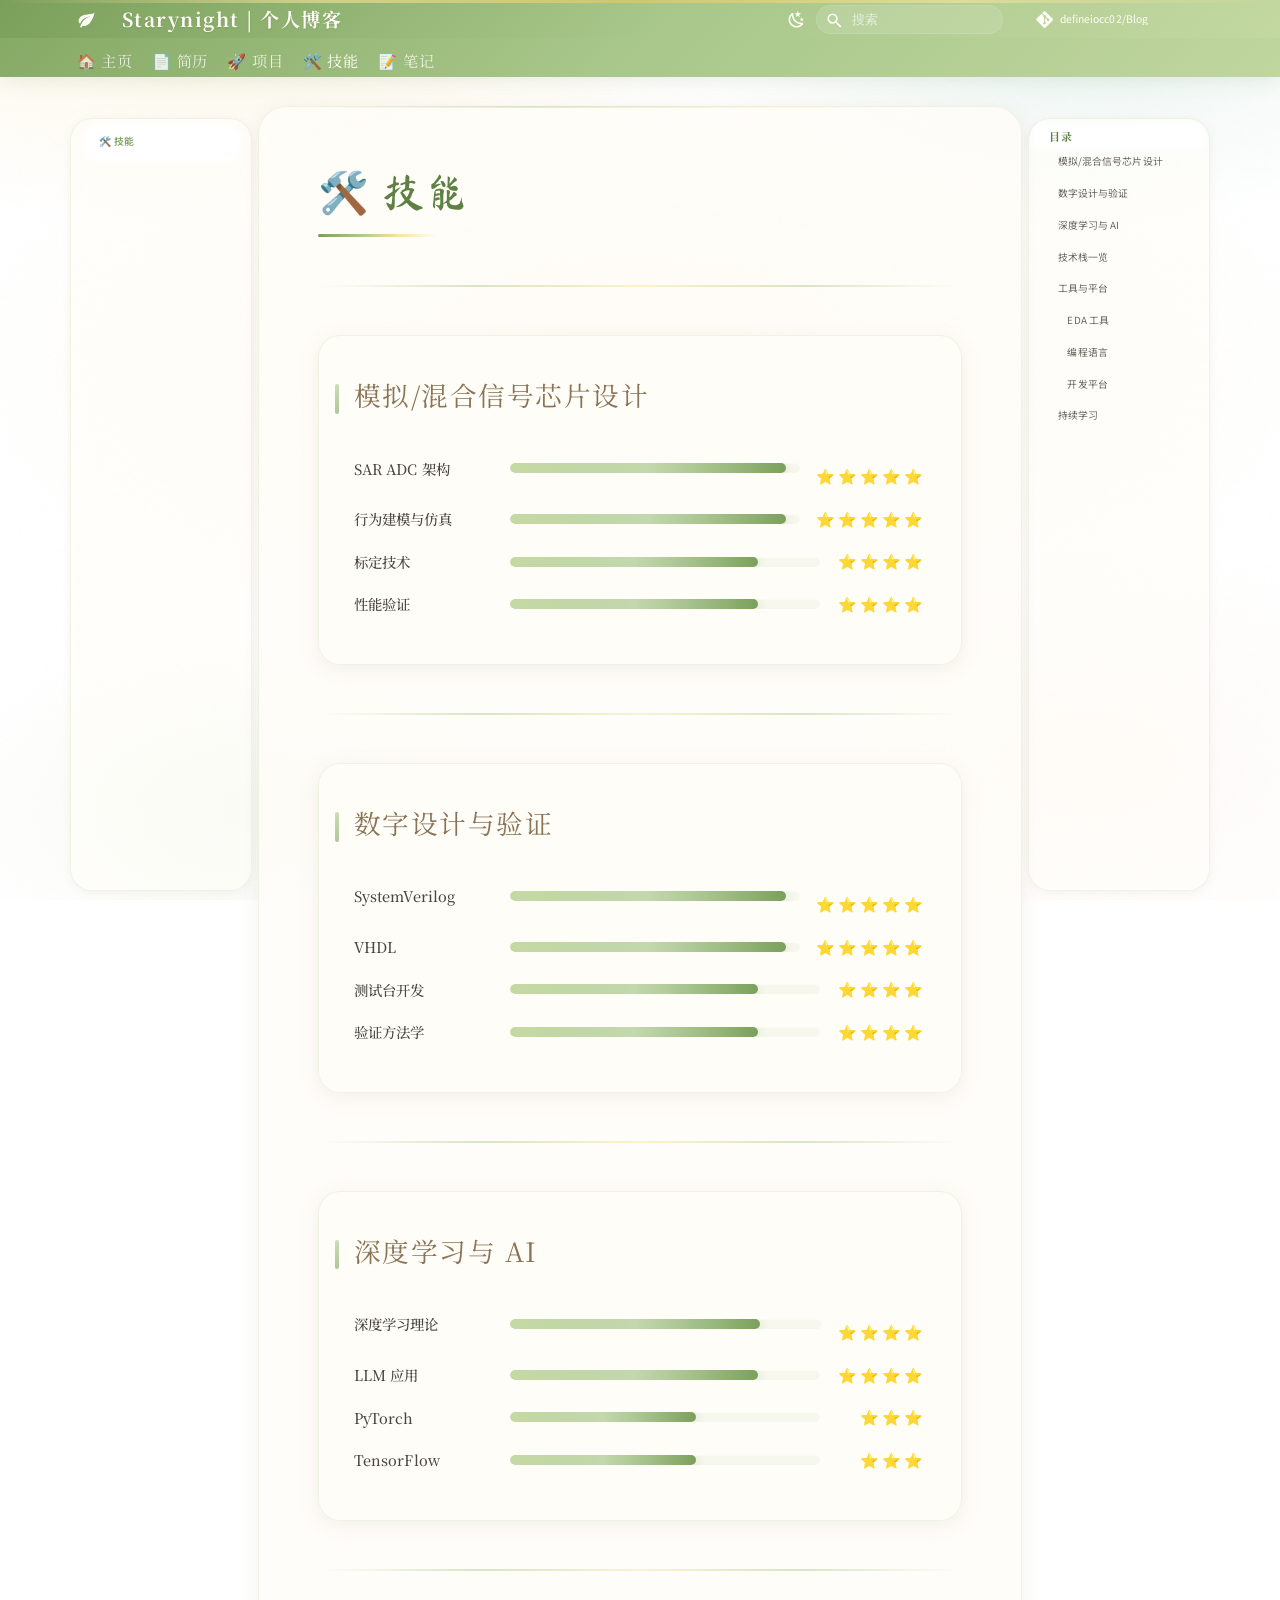
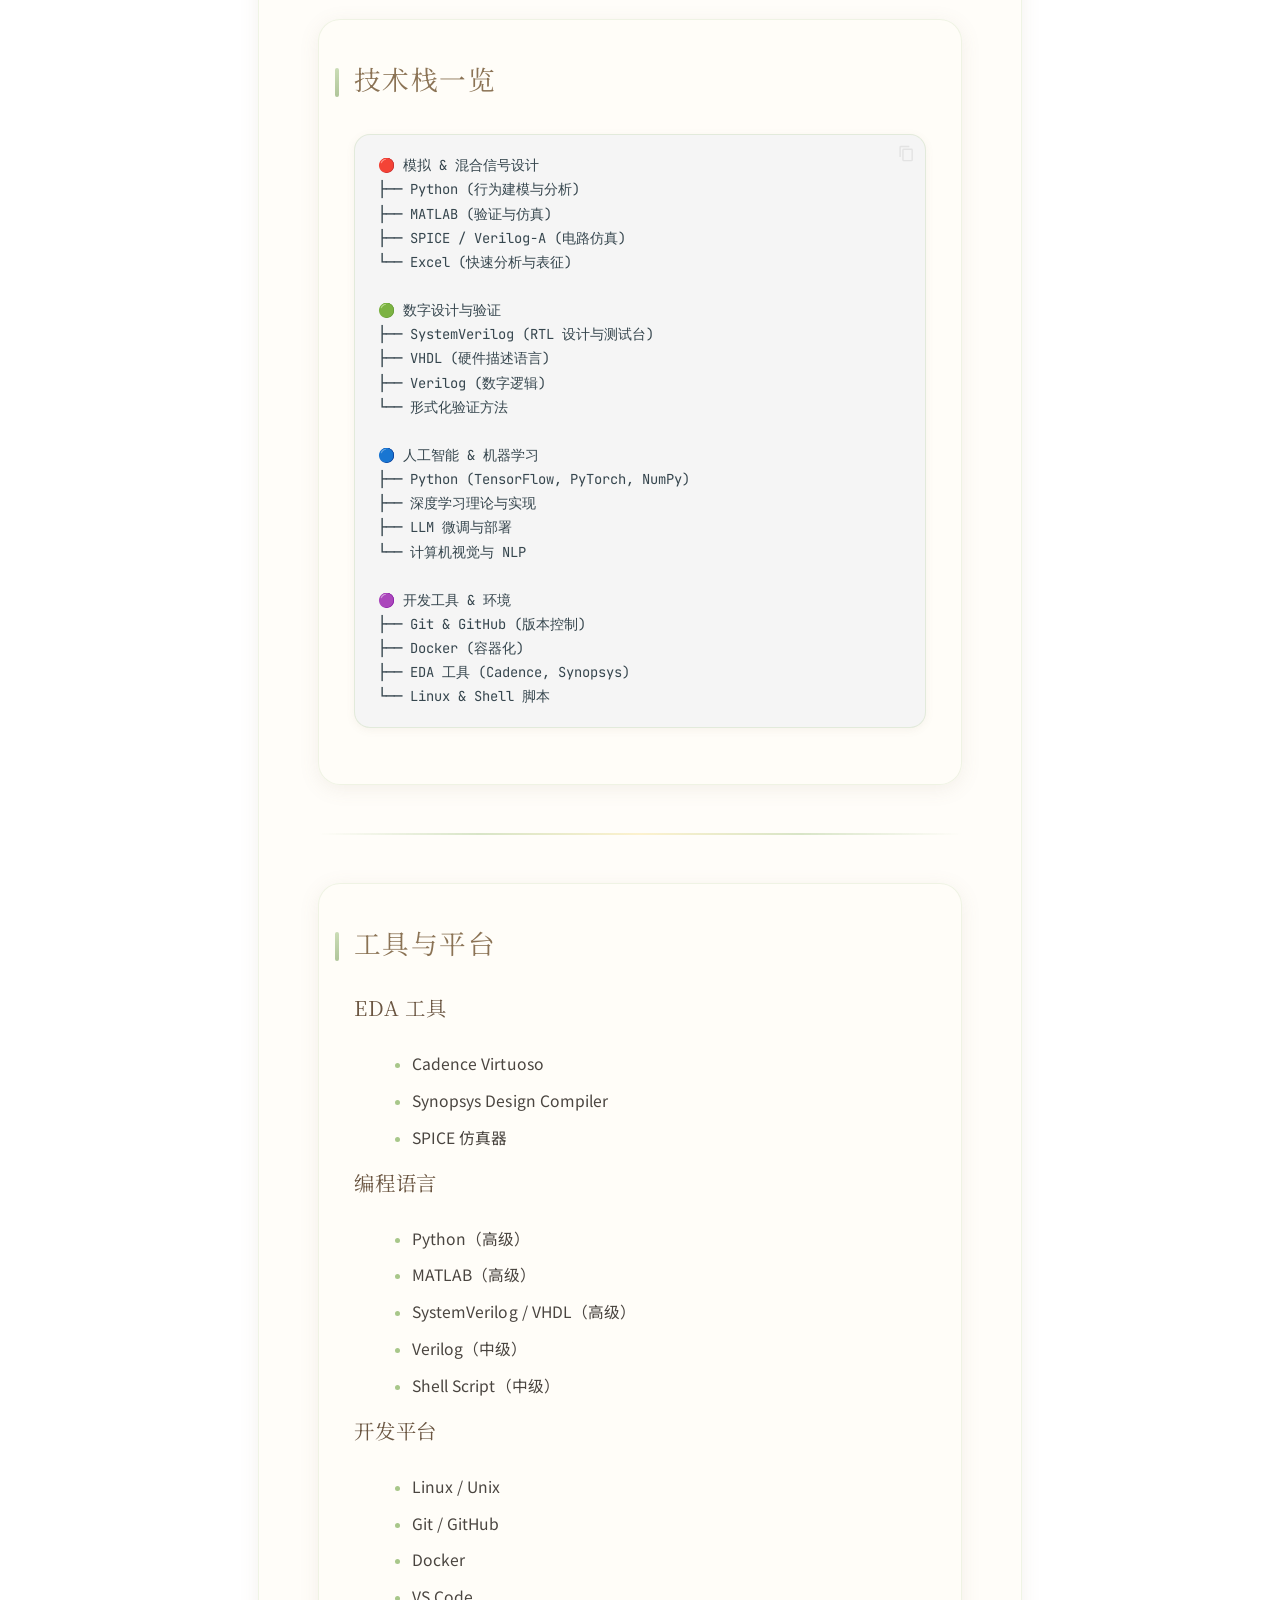
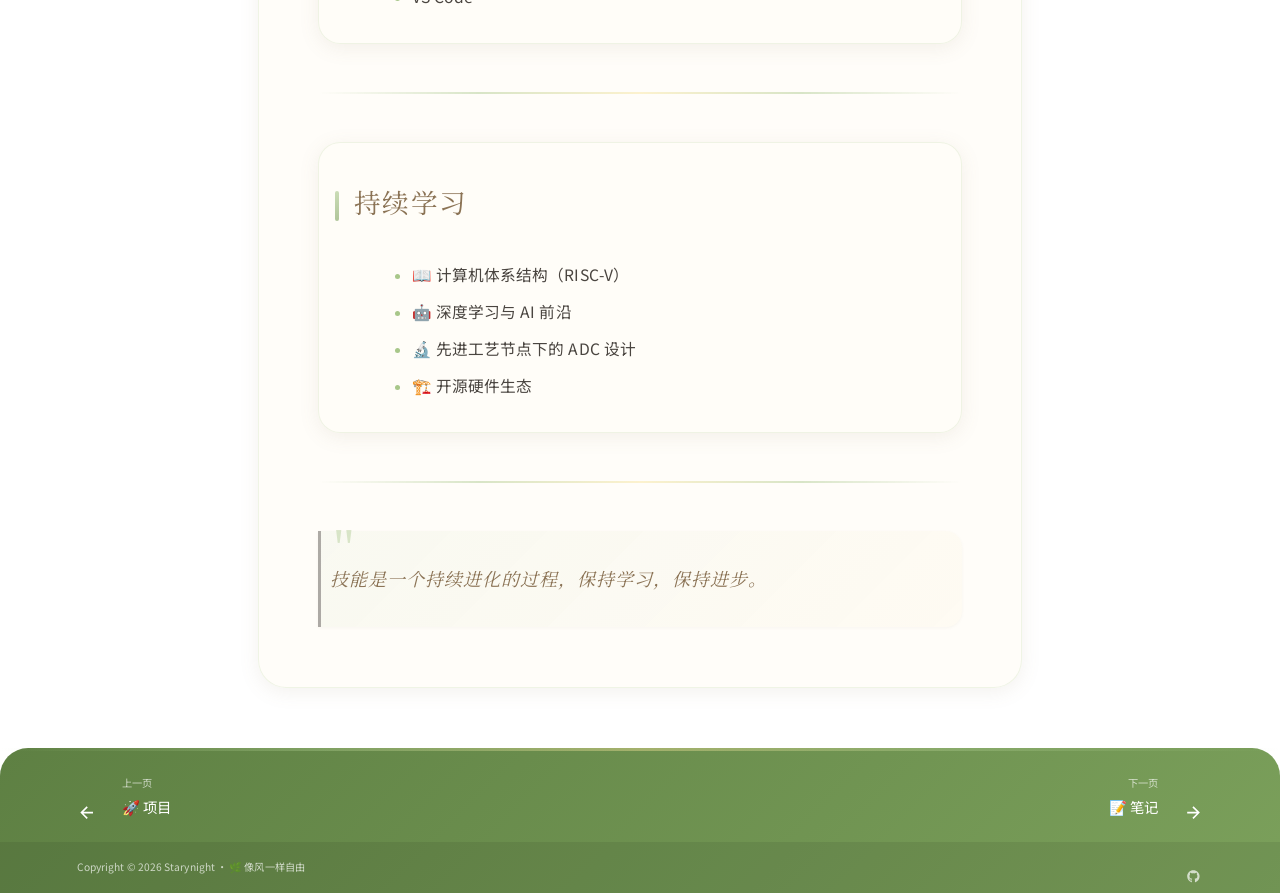
<file: skills/index.html>
<!doctype html>
<html lang="zh" class="no-js">
  <head>
    
      <meta charset="utf-8">
      <meta name="viewport" content="width=device-width,initial-scale=1">
      
        <meta name="description" content="模拟/混合信号芯片设计工程师 · 深度学习爱好者 · 计算机体系结构探索者">
      
      
        <meta name="author" content="Starynight (defineiocc02)">
      
      
        <link rel="canonical" href="https://defineiocc02.github.io/Blog/skills/">
      
      
        <link rel="prev" href="../projects/">
      
      
        <link rel="next" href="../blog/">
      
      
        
      
      
      <link rel="icon" href="../assets/images/favicon.png">
      <meta name="generator" content="mkdocs-1.6.1, mkdocs-material-9.7.7">
    
    
      
        <title>🛠️ 技能 - Starynight | 个人博客</title>
      
    
    
      <link rel="stylesheet" href="../assets/stylesheets/main.ec1eaa64.min.css">
      
        
        <link rel="stylesheet" href="../assets/stylesheets/palette.ab4e12ef.min.css">
      
      


    
    
      
    
    
      
        
        
        <link rel="preconnect" href="https://fonts.gstatic.com" crossorigin>
        <link rel="stylesheet" href="https://fonts.googleapis.com/css?family=Roboto:300,300i,400,400i,700,700i%7CRoboto+Mono:400,400i,700,700i&display=fallback">
        <style>:root{--md-text-font:"Roboto";--md-code-font:"Roboto Mono"}</style>
      
    
    
      <link rel="stylesheet" href="../assets/css/ghibli.css">
    
    <script>__md_scope=new URL("..",location),__md_hash=e=>[...e].reduce(((e,_)=>(e<<5)-e+_.charCodeAt(0)),0),__md_get=(e,_=localStorage,t=__md_scope)=>JSON.parse(_.getItem(t.pathname+"."+e)),__md_set=(e,_,t=localStorage,a=__md_scope)=>{try{t.setItem(a.pathname+"."+e,JSON.stringify(_))}catch(e){}}</script>
    
      

    
    
  </head>
  
  
    
    
      
    
    
    
    
    <body dir="ltr" data-md-color-scheme="default" data-md-color-primary="custom" data-md-color-accent="custom">
  
    
    <input class="md-toggle" data-md-toggle="drawer" type="checkbox" id="__drawer" autocomplete="off">
    <input class="md-toggle" data-md-toggle="search" type="checkbox" id="__search" autocomplete="off">
    <label class="md-overlay" for="__drawer"></label>
    <div data-md-component="skip">
      
        
        <a href="#_1" class="md-skip">
          跳转至
        </a>
      
    </div>
    <div data-md-component="announce">
      
    </div>
    
    
      

  

<header class="md-header md-header--shadow md-header--lifted" data-md-component="header">
  <nav class="md-header__inner md-grid" aria-label="页眉">
    <a href=".." title="Starynight | 个人博客" class="md-header__button md-logo" aria-label="Starynight | 个人博客" data-md-component="logo">
      
  
  <svg xmlns="http://www.w3.org/2000/svg" viewBox="0 0 24 24"><path d="M17 8C8 10 5.9 16.17 3.82 21.34l1.89.66.95-2.3c.48.17.98.3 1.34.3C19 20 22 3 22 3c-1 2-8 2.25-13 3.25S2 11.5 2 13.5s1.75 3.75 1.75 3.75C7 8 17 8 17 8"/></svg>

    </a>
    <label class="md-header__button md-icon" for="__drawer">
      
      <svg xmlns="http://www.w3.org/2000/svg" viewBox="0 0 24 24"><path d="M3 6h18v2H3zm0 5h18v2H3zm0 5h18v2H3z"/></svg>
    </label>
    <div class="md-header__title" data-md-component="header-title">
      <div class="md-header__ellipsis">
        <div class="md-header__topic">
          <span class="md-ellipsis">
            Starynight | 个人博客
          </span>
        </div>
        <div class="md-header__topic" data-md-component="header-topic">
          <span class="md-ellipsis">
            
              🛠️ 技能
            
          </span>
        </div>
      </div>
    </div>
    
      
        <form class="md-header__option" data-md-component="palette">
  
    
    
    
    <input class="md-option" data-md-color-media="" data-md-color-scheme="default" data-md-color-primary="custom" data-md-color-accent="custom"  aria-label="切换到月光森林"  type="radio" name="__palette" id="__palette_0">
    
      <label class="md-header__button md-icon" title="切换到月光森林" for="__palette_1" hidden>
        <svg xmlns="http://www.w3.org/2000/svg" viewBox="0 0 24 24"><path d="m17.75 4.09-2.53 1.94.91 3.06-2.63-1.81-2.63 1.81.91-3.06-2.53-1.94L12.44 4l1.06-3 1.06 3zm3.5 6.91-1.64 1.25.59 1.98-1.7-1.17-1.7 1.17.59-1.98L15.75 11l2.06-.05L18.5 9l.69 1.95zm-2.28 4.95c.83-.08 1.72 1.1 1.19 1.85-.32.45-.66.87-1.08 1.27C15.17 23 8.84 23 4.94 19.07c-3.91-3.9-3.91-10.24 0-14.14.4-.4.82-.76 1.27-1.08.75-.53 1.93.36 1.85 1.19-.27 2.86.69 5.83 2.89 8.02a9.96 9.96 0 0 0 8.02 2.89m-1.64 2.02a12.08 12.08 0 0 1-7.8-3.47c-2.17-2.19-3.33-5-3.49-7.82-2.81 3.14-2.7 7.96.31 10.98 3.02 3.01 7.84 3.12 10.98.31"/></svg>
      </label>
    
  
    
    
    
    <input class="md-option" data-md-color-media="" data-md-color-scheme="slate" data-md-color-primary="custom" data-md-color-accent="custom"  aria-label="切换到阳光森林"  type="radio" name="__palette" id="__palette_1">
    
      <label class="md-header__button md-icon" title="切换到阳光森林" for="__palette_0" hidden>
        <svg xmlns="http://www.w3.org/2000/svg" viewBox="0 0 24 24"><path d="M12 7a5 5 0 0 1 5 5 5 5 0 0 1-5 5 5 5 0 0 1-5-5 5 5 0 0 1 5-5m0 2a3 3 0 0 0-3 3 3 3 0 0 0 3 3 3 3 0 0 0 3-3 3 3 0 0 0-3-3m0-7 2.39 3.42C13.65 5.15 12.84 5 12 5s-1.65.15-2.39.42zM3.34 7l4.16-.35A7.2 7.2 0 0 0 5.94 8.5c-.44.74-.69 1.5-.83 2.29zm.02 10 1.76-3.77a7.131 7.131 0 0 0 2.38 4.14zM20.65 7l-1.77 3.79a7.02 7.02 0 0 0-2.38-4.15zm-.01 10-4.14.36c.59-.51 1.12-1.14 1.54-1.86.42-.73.69-1.5.83-2.29zM12 22l-2.41-3.44c.74.27 1.55.44 2.41.44.82 0 1.63-.17 2.37-.44z"/></svg>
      </label>
    
  
</form>
      
    
    
      <script>var palette=__md_get("__palette");if(palette&&palette.color){if("(prefers-color-scheme)"===palette.color.media){var media=matchMedia("(prefers-color-scheme: light)"),input=document.querySelector(media.matches?"[data-md-color-media='(prefers-color-scheme: light)']":"[data-md-color-media='(prefers-color-scheme: dark)']");palette.color.media=input.getAttribute("data-md-color-media"),palette.color.scheme=input.getAttribute("data-md-color-scheme"),palette.color.primary=input.getAttribute("data-md-color-primary"),palette.color.accent=input.getAttribute("data-md-color-accent")}for(var[key,value]of Object.entries(palette.color))document.body.setAttribute("data-md-color-"+key,value)}</script>
    
    
    
      
      
        <label class="md-header__button md-icon" for="__search">
          
          <svg xmlns="http://www.w3.org/2000/svg" viewBox="0 0 24 24"><path d="M9.5 3A6.5 6.5 0 0 1 16 9.5c0 1.61-.59 3.09-1.56 4.23l.27.27h.79l5 5-1.5 1.5-5-5v-.79l-.27-.27A6.52 6.52 0 0 1 9.5 16 6.5 6.5 0 0 1 3 9.5 6.5 6.5 0 0 1 9.5 3m0 2C7 5 5 7 5 9.5S7 14 9.5 14 14 12 14 9.5 12 5 9.5 5"/></svg>
        </label>
        <div class="md-search" data-md-component="search" role="dialog">
  <label class="md-search__overlay" for="__search"></label>
  <div class="md-search__inner" role="search">
    <form class="md-search__form" name="search">
      <input type="text" class="md-search__input" name="query" aria-label="搜索" placeholder="搜索" autocapitalize="off" autocorrect="off" autocomplete="off" spellcheck="false" data-md-component="search-query" required>
      <label class="md-search__icon md-icon" for="__search">
        
        <svg xmlns="http://www.w3.org/2000/svg" viewBox="0 0 24 24"><path d="M9.5 3A6.5 6.5 0 0 1 16 9.5c0 1.61-.59 3.09-1.56 4.23l.27.27h.79l5 5-1.5 1.5-5-5v-.79l-.27-.27A6.52 6.52 0 0 1 9.5 16 6.5 6.5 0 0 1 3 9.5 6.5 6.5 0 0 1 9.5 3m0 2C7 5 5 7 5 9.5S7 14 9.5 14 14 12 14 9.5 12 5 9.5 5"/></svg>
        
        <svg xmlns="http://www.w3.org/2000/svg" viewBox="0 0 24 24"><path d="M20 11v2H8l5.5 5.5-1.42 1.42L4.16 12l7.92-7.92L13.5 5.5 8 11z"/></svg>
      </label>
      <nav class="md-search__options" aria-label="查找">
        
          <a href="javascript:void(0)" class="md-search__icon md-icon" title="分享" aria-label="分享" data-clipboard data-clipboard-text="" data-md-component="search-share" tabindex="-1">
            
            <svg xmlns="http://www.w3.org/2000/svg" viewBox="0 0 24 24"><path d="M18 16.08c-.76 0-1.44.3-1.96.77L8.91 12.7c.05-.23.09-.46.09-.7s-.04-.47-.09-.7l7.05-4.11c.54.5 1.25.81 2.04.81a3 3 0 0 0 3-3 3 3 0 0 0-3-3 3 3 0 0 0-3 3c0 .24.04.47.09.7L8.04 9.81C7.5 9.31 6.79 9 6 9a3 3 0 0 0-3 3 3 3 0 0 0 3 3c.79 0 1.5-.31 2.04-.81l7.12 4.15c-.05.21-.08.43-.08.66 0 1.61 1.31 2.91 2.92 2.91s2.92-1.3 2.92-2.91A2.92 2.92 0 0 0 18 16.08"/></svg>
          </a>
        
        <button type="reset" class="md-search__icon md-icon" title="清空当前内容" aria-label="清空当前内容" tabindex="-1">
          
          <svg xmlns="http://www.w3.org/2000/svg" viewBox="0 0 24 24"><path d="M19 6.41 17.59 5 12 10.59 6.41 5 5 6.41 10.59 12 5 17.59 6.41 19 12 13.41 17.59 19 19 17.59 13.41 12z"/></svg>
        </button>
      </nav>
      
        <div class="md-search__suggest" data-md-component="search-suggest"></div>
      
    </form>
    <div class="md-search__output">
      <div class="md-search__scrollwrap" tabindex="0" data-md-scrollfix>
        <div class="md-search-result" data-md-component="search-result">
          <div class="md-search-result__meta">
            正在初始化搜索引擎
          </div>
          <ol class="md-search-result__list" role="presentation"></ol>
        </div>
      </div>
    </div>
  </div>
</div>
      
    
    
      <div class="md-header__source">
        <a href="https://github.com/defineiocc02/Blog" title="前往仓库" class="md-source" data-md-component="source">
  <div class="md-source__icon md-icon">
    
    <svg xmlns="http://www.w3.org/2000/svg" viewBox="0 0 448 512"><!--! Font Awesome Free 7.1.0 by @fontawesome - https://fontawesome.com License - https://fontawesome.com/license/free (Icons: CC BY 4.0, Fonts: SIL OFL 1.1, Code: MIT License) Copyright 2025 Fonticons, Inc.--><path d="M439.6 236.1 244 40.5c-5.4-5.5-12.8-8.5-20.4-8.5s-15 3-20.4 8.4L162.5 81l51.5 51.5c27.1-9.1 52.7 16.8 43.4 43.7l49.7 49.7c34.2-11.8 61.2 31 35.5 56.7-26.5 26.5-70.2-2.9-56-37.3L240.3 199v121.9c25.3 12.5 22.3 41.8 9.1 55-6.4 6.4-15.2 10.1-24.3 10.1s-17.8-3.6-24.3-10.1c-17.6-17.6-11.1-46.9 11.2-56v-123c-20.8-8.5-24.6-30.7-18.6-45L142.6 101 8.5 235.1C3 240.6 0 247.9 0 255.5s3 15 8.5 20.4l195.6 195.7c5.4 5.4 12.7 8.4 20.4 8.4s15-3 20.4-8.4l194.7-194.7c5.4-5.4 8.4-12.8 8.4-20.4s-3-15-8.4-20.4"/></svg>
  </div>
  <div class="md-source__repository">
    defineiocc02/Blog
  </div>
</a>
      </div>
    
  </nav>
  
    
      
<nav class="md-tabs" aria-label="标签" data-md-component="tabs">
  <div class="md-grid">
    <ul class="md-tabs__list">
      
        
  
  
  
  
    <li class="md-tabs__item">
      <a href=".." class="md-tabs__link">
        
  
  
    
  
  🏠 主页

      </a>
    </li>
  

      
        
  
  
  
  
    <li class="md-tabs__item">
      <a href="../resume/" class="md-tabs__link">
        
  
  
    
  
  📄 简历

      </a>
    </li>
  

      
        
  
  
  
  
    <li class="md-tabs__item">
      <a href="../projects/" class="md-tabs__link">
        
  
  
    
  
  🚀 项目

      </a>
    </li>
  

      
        
  
  
  
    
  
  
    <li class="md-tabs__item md-tabs__item--active">
      <a href="./" class="md-tabs__link">
        
  
  
    
  
  🛠️ 技能

      </a>
    </li>
  

      
        
  
  
  
  
    <li class="md-tabs__item">
      <a href="../blog/" class="md-tabs__link">
        
  
  
    
  
  📝 笔记

      </a>
    </li>
  

      
    </ul>
  </div>
</nav>
    
  
</header>
    
    <div class="md-container" data-md-component="container">
      
      
        
      
      <main class="md-main" data-md-component="main">
        <div class="md-main__inner md-grid">
          
            
              
              <div class="md-sidebar md-sidebar--primary" data-md-component="sidebar" data-md-type="navigation" >
                <div class="md-sidebar__scrollwrap">
                  <div class="md-sidebar__inner">
                    


  


<nav class="md-nav md-nav--primary md-nav--lifted" aria-label="导航栏" data-md-level="0">
  <label class="md-nav__title" for="__drawer">
    <a href=".." title="Starynight | 个人博客" class="md-nav__button md-logo" aria-label="Starynight | 个人博客" data-md-component="logo">
      
  
  <svg xmlns="http://www.w3.org/2000/svg" viewBox="0 0 24 24"><path d="M17 8C8 10 5.9 16.17 3.82 21.34l1.89.66.95-2.3c.48.17.98.3 1.34.3C19 20 22 3 22 3c-1 2-8 2.25-13 3.25S2 11.5 2 13.5s1.75 3.75 1.75 3.75C7 8 17 8 17 8"/></svg>

    </a>
    Starynight | 个人博客
  </label>
  
    <div class="md-nav__source">
      <a href="https://github.com/defineiocc02/Blog" title="前往仓库" class="md-source" data-md-component="source">
  <div class="md-source__icon md-icon">
    
    <svg xmlns="http://www.w3.org/2000/svg" viewBox="0 0 448 512"><!--! Font Awesome Free 7.1.0 by @fontawesome - https://fontawesome.com License - https://fontawesome.com/license/free (Icons: CC BY 4.0, Fonts: SIL OFL 1.1, Code: MIT License) Copyright 2025 Fonticons, Inc.--><path d="M439.6 236.1 244 40.5c-5.4-5.5-12.8-8.5-20.4-8.5s-15 3-20.4 8.4L162.5 81l51.5 51.5c27.1-9.1 52.7 16.8 43.4 43.7l49.7 49.7c34.2-11.8 61.2 31 35.5 56.7-26.5 26.5-70.2-2.9-56-37.3L240.3 199v121.9c25.3 12.5 22.3 41.8 9.1 55-6.4 6.4-15.2 10.1-24.3 10.1s-17.8-3.6-24.3-10.1c-17.6-17.6-11.1-46.9 11.2-56v-123c-20.8-8.5-24.6-30.7-18.6-45L142.6 101 8.5 235.1C3 240.6 0 247.9 0 255.5s3 15 8.5 20.4l195.6 195.7c5.4 5.4 12.7 8.4 20.4 8.4s15-3 20.4-8.4l194.7-194.7c5.4-5.4 8.4-12.8 8.4-20.4s-3-15-8.4-20.4"/></svg>
  </div>
  <div class="md-source__repository">
    defineiocc02/Blog
  </div>
</a>
    </div>
  
  <ul class="md-nav__list" data-md-scrollfix>
    
      
      
  
  
  
  
    <li class="md-nav__item">
      <a href=".." class="md-nav__link">
        
  
  
  <span class="md-ellipsis">
    
  
    🏠 主页
  

    
  </span>
  
  

      </a>
    </li>
  

    
      
      
  
  
  
  
    <li class="md-nav__item">
      <a href="../resume/" class="md-nav__link">
        
  
  
  <span class="md-ellipsis">
    
  
    📄 简历
  

    
  </span>
  
  

      </a>
    </li>
  

    
      
      
  
  
  
  
    <li class="md-nav__item">
      <a href="../projects/" class="md-nav__link">
        
  
  
  <span class="md-ellipsis">
    
  
    🚀 项目
  

    
  </span>
  
  

      </a>
    </li>
  

    
      
      
  
  
    
  
  
  
    <li class="md-nav__item md-nav__item--active">
      
      <input class="md-nav__toggle md-toggle" type="checkbox" id="__toc">
      
      
        
      
      
        <label class="md-nav__link md-nav__link--active" for="__toc">
          
  
  
  <span class="md-ellipsis">
    
  
    🛠️ 技能
  

    
  </span>
  
  

          <span class="md-nav__icon md-icon"></span>
        </label>
      
      <a href="./" class="md-nav__link md-nav__link--active">
        
  
  
  <span class="md-ellipsis">
    
  
    🛠️ 技能
  

    
  </span>
  
  

      </a>
      
        

<nav class="md-nav md-nav--secondary" aria-label="目录">
  
  
  
    
  
  
    <label class="md-nav__title" for="__toc">
      <span class="md-nav__icon md-icon"></span>
      目录
    </label>
    <ul class="md-nav__list" data-md-component="toc" data-md-scrollfix>
      
        <li class="md-nav__item">
  <a href="#_2" class="md-nav__link">
    <span class="md-ellipsis">
      
        模拟/混合信号芯片设计
      
    </span>
  </a>
  
</li>
      
        <li class="md-nav__item">
  <a href="#_3" class="md-nav__link">
    <span class="md-ellipsis">
      
        数字设计与验证
      
    </span>
  </a>
  
</li>
      
        <li class="md-nav__item">
  <a href="#ai" class="md-nav__link">
    <span class="md-ellipsis">
      
        深度学习与 AI
      
    </span>
  </a>
  
</li>
      
        <li class="md-nav__item">
  <a href="#_4" class="md-nav__link">
    <span class="md-ellipsis">
      
        技术栈一览
      
    </span>
  </a>
  
</li>
      
        <li class="md-nav__item">
  <a href="#_5" class="md-nav__link">
    <span class="md-ellipsis">
      
        工具与平台
      
    </span>
  </a>
  
    <nav class="md-nav" aria-label="工具与平台">
      <ul class="md-nav__list">
        
          <li class="md-nav__item">
  <a href="#eda" class="md-nav__link">
    <span class="md-ellipsis">
      
        EDA 工具
      
    </span>
  </a>
  
</li>
        
          <li class="md-nav__item">
  <a href="#_6" class="md-nav__link">
    <span class="md-ellipsis">
      
        编程语言
      
    </span>
  </a>
  
</li>
        
          <li class="md-nav__item">
  <a href="#_7" class="md-nav__link">
    <span class="md-ellipsis">
      
        开发平台
      
    </span>
  </a>
  
</li>
        
      </ul>
    </nav>
  
</li>
      
        <li class="md-nav__item">
  <a href="#_8" class="md-nav__link">
    <span class="md-ellipsis">
      
        持续学习
      
    </span>
  </a>
  
</li>
      
    </ul>
  
</nav>
      
    </li>
  

    
      
      
  
  
  
  
    <li class="md-nav__item">
      <a href="../blog/" class="md-nav__link">
        
  
  
  <span class="md-ellipsis">
    
  
    📝 笔记
  

    
  </span>
  
  

      </a>
    </li>
  

    
  </ul>
</nav>
                  </div>
                </div>
              </div>
            
            
              
              <div class="md-sidebar md-sidebar--secondary" data-md-component="sidebar" data-md-type="toc" >
                <div class="md-sidebar__scrollwrap">
                  <div class="md-sidebar__inner">
                    

<nav class="md-nav md-nav--secondary" aria-label="目录">
  
  
  
    
  
  
    <label class="md-nav__title" for="__toc">
      <span class="md-nav__icon md-icon"></span>
      目录
    </label>
    <ul class="md-nav__list" data-md-component="toc" data-md-scrollfix>
      
        <li class="md-nav__item">
  <a href="#_2" class="md-nav__link">
    <span class="md-ellipsis">
      
        模拟/混合信号芯片设计
      
    </span>
  </a>
  
</li>
      
        <li class="md-nav__item">
  <a href="#_3" class="md-nav__link">
    <span class="md-ellipsis">
      
        数字设计与验证
      
    </span>
  </a>
  
</li>
      
        <li class="md-nav__item">
  <a href="#ai" class="md-nav__link">
    <span class="md-ellipsis">
      
        深度学习与 AI
      
    </span>
  </a>
  
</li>
      
        <li class="md-nav__item">
  <a href="#_4" class="md-nav__link">
    <span class="md-ellipsis">
      
        技术栈一览
      
    </span>
  </a>
  
</li>
      
        <li class="md-nav__item">
  <a href="#_5" class="md-nav__link">
    <span class="md-ellipsis">
      
        工具与平台
      
    </span>
  </a>
  
    <nav class="md-nav" aria-label="工具与平台">
      <ul class="md-nav__list">
        
          <li class="md-nav__item">
  <a href="#eda" class="md-nav__link">
    <span class="md-ellipsis">
      
        EDA 工具
      
    </span>
  </a>
  
</li>
        
          <li class="md-nav__item">
  <a href="#_6" class="md-nav__link">
    <span class="md-ellipsis">
      
        编程语言
      
    </span>
  </a>
  
</li>
        
          <li class="md-nav__item">
  <a href="#_7" class="md-nav__link">
    <span class="md-ellipsis">
      
        开发平台
      
    </span>
  </a>
  
</li>
        
      </ul>
    </nav>
  
</li>
      
        <li class="md-nav__item">
  <a href="#_8" class="md-nav__link">
    <span class="md-ellipsis">
      
        持续学习
      
    </span>
  </a>
  
</li>
      
    </ul>
  
</nav>
                  </div>
                </div>
              </div>
            
          
          
            <div class="md-content" data-md-component="content">
              
                



  


              
              <article class="md-content__inner md-typeset">
                
                  


  
  


<h1 id="_1">🛠️ 技能<a class="headerlink" href="#_1" title="Permanent link">&para;</a></h1>
<hr />
<div class="ghibli-card">
<h2 id="_2">模拟/混合信号芯片设计<a class="headerlink" href="#_2" title="Permanent link">&para;</a></h2>
<div class="skill-bar">
  <span class="skill-bar-label">SAR ADC 架构</span>
  <div class="skill-bar-track">
    <div class="skill-bar-fill" data-width="95%" style="width: 95%"></div>
</div>
<p><span class="stars">⭐⭐⭐⭐⭐</span></p>
</div>
<div class="skill-bar">
  <span class="skill-bar-label">行为建模与仿真</span>
  <div class="skill-bar-track">
    <div class="skill-bar-fill" data-width="95%" style="width: 95%"></div>
  </div>
  <span class="stars">⭐⭐⭐⭐⭐</span>
</div>

<div class="skill-bar">
  <span class="skill-bar-label">标定技术</span>
  <div class="skill-bar-track">
    <div class="skill-bar-fill" data-width="80%" style="width: 80%"></div>
  </div>
  <span class="stars">⭐⭐⭐⭐</span>
</div>

<div class="skill-bar">
  <span class="skill-bar-label">性能验证</span>
  <div class="skill-bar-track">
    <div class="skill-bar-fill" data-width="80%" style="width: 80%"></div>
  </div>
  <span class="stars">⭐⭐⭐⭐</span>
</div>

</div>
<hr />
<div class="ghibli-card">
<h2 id="_3">数字设计与验证<a class="headerlink" href="#_3" title="Permanent link">&para;</a></h2>
<div class="skill-bar">
  <span class="skill-bar-label">SystemVerilog</span>
  <div class="skill-bar-track">
    <div class="skill-bar-fill" data-width="95%" style="width: 95%"></div>
</div>
<p><span class="stars">⭐⭐⭐⭐⭐</span></p>
</div>
<div class="skill-bar">
  <span class="skill-bar-label">VHDL</span>
  <div class="skill-bar-track">
    <div class="skill-bar-fill" data-width="95%" style="width: 95%"></div>
  </div>
  <span class="stars">⭐⭐⭐⭐⭐</span>
</div>

<div class="skill-bar">
  <span class="skill-bar-label">测试台开发</span>
  <div class="skill-bar-track">
    <div class="skill-bar-fill" data-width="80%" style="width: 80%"></div>
  </div>
  <span class="stars">⭐⭐⭐⭐</span>
</div>

<div class="skill-bar">
  <span class="skill-bar-label">验证方法学</span>
  <div class="skill-bar-track">
    <div class="skill-bar-fill" data-width="80%" style="width: 80%"></div>
  </div>
  <span class="stars">⭐⭐⭐⭐</span>
</div>

</div>
<hr />
<div class="ghibli-card">
<h2 id="ai">深度学习与 AI<a class="headerlink" href="#ai" title="Permanent link">&para;</a></h2>
<div class="skill-bar">
  <span class="skill-bar-label">深度学习理论</span>
  <div class="skill-bar-track">
    <div class="skill-bar-fill" data-width="80%" style="width: 80%"></div>
</div>
<p><span class="stars">⭐⭐⭐⭐</span></p>
</div>
<div class="skill-bar">
  <span class="skill-bar-label">LLM 应用</span>
  <div class="skill-bar-track">
    <div class="skill-bar-fill" data-width="80%" style="width: 80%"></div>
  </div>
  <span class="stars">⭐⭐⭐⭐</span>
</div>

<div class="skill-bar">
  <span class="skill-bar-label">PyTorch</span>
  <div class="skill-bar-track">
    <div class="skill-bar-fill" data-width="60%" style="width: 60%"></div>
  </div>
  <span class="stars">⭐⭐⭐</span>
</div>

<div class="skill-bar">
  <span class="skill-bar-label">TensorFlow</span>
  <div class="skill-bar-track">
    <div class="skill-bar-fill" data-width="60%" style="width: 60%"></div>
  </div>
  <span class="stars">⭐⭐⭐</span>
</div>

</div>
<hr />
<div class="ghibli-card">
<h2 id="_4">技术栈一览<a class="headerlink" href="#_4" title="Permanent link">&para;</a></h2>
<div class="language-text highlight"><pre><span></span><code><span id="__span-0-1"><a id="__codelineno-0-1" name="__codelineno-0-1" href="#__codelineno-0-1"></a>🔴 模拟 &amp; 混合信号设计
</span><span id="__span-0-2"><a id="__codelineno-0-2" name="__codelineno-0-2" href="#__codelineno-0-2"></a>├── Python (行为建模与分析)
</span><span id="__span-0-3"><a id="__codelineno-0-3" name="__codelineno-0-3" href="#__codelineno-0-3"></a>├── MATLAB (验证与仿真)
</span><span id="__span-0-4"><a id="__codelineno-0-4" name="__codelineno-0-4" href="#__codelineno-0-4"></a>├── SPICE / Verilog-A (电路仿真)
</span><span id="__span-0-5"><a id="__codelineno-0-5" name="__codelineno-0-5" href="#__codelineno-0-5"></a>└── Excel (快速分析与表征)
</span><span id="__span-0-6"><a id="__codelineno-0-6" name="__codelineno-0-6" href="#__codelineno-0-6"></a>
</span><span id="__span-0-7"><a id="__codelineno-0-7" name="__codelineno-0-7" href="#__codelineno-0-7"></a>🟢 数字设计与验证
</span><span id="__span-0-8"><a id="__codelineno-0-8" name="__codelineno-0-8" href="#__codelineno-0-8"></a>├── SystemVerilog (RTL 设计与测试台)
</span><span id="__span-0-9"><a id="__codelineno-0-9" name="__codelineno-0-9" href="#__codelineno-0-9"></a>├── VHDL (硬件描述语言)
</span><span id="__span-0-10"><a id="__codelineno-0-10" name="__codelineno-0-10" href="#__codelineno-0-10"></a>├── Verilog (数字逻辑)
</span><span id="__span-0-11"><a id="__codelineno-0-11" name="__codelineno-0-11" href="#__codelineno-0-11"></a>└── 形式化验证方法
</span><span id="__span-0-12"><a id="__codelineno-0-12" name="__codelineno-0-12" href="#__codelineno-0-12"></a>
</span><span id="__span-0-13"><a id="__codelineno-0-13" name="__codelineno-0-13" href="#__codelineno-0-13"></a>🔵 人工智能 &amp; 机器学习
</span><span id="__span-0-14"><a id="__codelineno-0-14" name="__codelineno-0-14" href="#__codelineno-0-14"></a>├── Python (TensorFlow, PyTorch, NumPy)
</span><span id="__span-0-15"><a id="__codelineno-0-15" name="__codelineno-0-15" href="#__codelineno-0-15"></a>├── 深度学习理论与实现
</span><span id="__span-0-16"><a id="__codelineno-0-16" name="__codelineno-0-16" href="#__codelineno-0-16"></a>├── LLM 微调与部署
</span><span id="__span-0-17"><a id="__codelineno-0-17" name="__codelineno-0-17" href="#__codelineno-0-17"></a>└── 计算机视觉与 NLP
</span><span id="__span-0-18"><a id="__codelineno-0-18" name="__codelineno-0-18" href="#__codelineno-0-18"></a>
</span><span id="__span-0-19"><a id="__codelineno-0-19" name="__codelineno-0-19" href="#__codelineno-0-19"></a>🟣 开发工具 &amp; 环境
</span><span id="__span-0-20"><a id="__codelineno-0-20" name="__codelineno-0-20" href="#__codelineno-0-20"></a>├── Git &amp; GitHub (版本控制)
</span><span id="__span-0-21"><a id="__codelineno-0-21" name="__codelineno-0-21" href="#__codelineno-0-21"></a>├── Docker (容器化)
</span><span id="__span-0-22"><a id="__codelineno-0-22" name="__codelineno-0-22" href="#__codelineno-0-22"></a>├── EDA 工具 (Cadence, Synopsys)
</span><span id="__span-0-23"><a id="__codelineno-0-23" name="__codelineno-0-23" href="#__codelineno-0-23"></a>└── Linux &amp; Shell 脚本
</span></code></pre></div>
</div>
<hr />
<div class="ghibli-card">
<h2 id="_5">工具与平台<a class="headerlink" href="#_5" title="Permanent link">&para;</a></h2>
<h3 id="eda">EDA 工具<a class="headerlink" href="#eda" title="Permanent link">&para;</a></h3>
<ul>
<li>Cadence Virtuoso</li>
<li>Synopsys Design Compiler</li>
<li>SPICE 仿真器</li>
</ul>
<h3 id="_6">编程语言<a class="headerlink" href="#_6" title="Permanent link">&para;</a></h3>
<ul>
<li>Python（高级）</li>
<li>MATLAB（高级）</li>
<li>SystemVerilog / VHDL（高级）</li>
<li>Verilog（中级）</li>
<li>Shell Script（中级）</li>
</ul>
<h3 id="_7">开发平台<a class="headerlink" href="#_7" title="Permanent link">&para;</a></h3>
<ul>
<li>Linux / Unix</li>
<li>Git / GitHub</li>
<li>Docker</li>
<li>VS Code</li>
</ul>
</div>
<hr />
<div class="ghibli-card">
<h2 id="_8">持续学习<a class="headerlink" href="#_8" title="Permanent link">&para;</a></h2>
<ul>
<li>📖 计算机体系结构（RISC-V）</li>
<li>🤖 深度学习与 AI 前沿</li>
<li>🔬 先进工艺节点下的 ADC 设计</li>
<li>🏗️ 开源硬件生态</li>
</ul>
</div>
<hr />
<blockquote>
<p><em>技能是一个持续进化的过程，保持学习，保持进步。</em></p>
</blockquote>












                
              </article>
            </div>
          
          
<script>var target=document.getElementById(location.hash.slice(1));target&&target.name&&(target.checked=target.name.startsWith("__tabbed_"))</script>
        </div>
        
          <button type="button" class="md-top md-icon" data-md-component="top" hidden>
  
  <svg xmlns="http://www.w3.org/2000/svg" viewBox="0 0 24 24"><path d="M13 20h-2V8l-5.5 5.5-1.42-1.42L12 4.16l7.92 7.92-1.42 1.42L13 8z"/></svg>
  回到页面顶部
</button>
        
      </main>
      
        <footer class="md-footer">
  
    
      
      <nav class="md-footer__inner md-grid" aria-label="页脚" >
        
          
          <a href="../projects/" class="md-footer__link md-footer__link--prev" aria-label="上一页: 🚀 项目">
            <div class="md-footer__button md-icon">
              
              <svg xmlns="http://www.w3.org/2000/svg" viewBox="0 0 24 24"><path d="M20 11v2H8l5.5 5.5-1.42 1.42L4.16 12l7.92-7.92L13.5 5.5 8 11z"/></svg>
            </div>
            <div class="md-footer__title">
              <span class="md-footer__direction">
                上一页
              </span>
              <div class="md-ellipsis">
                🚀 项目
              </div>
            </div>
          </a>
        
        
          
          <a href="../blog/" class="md-footer__link md-footer__link--next" aria-label="下一页: 📝 笔记">
            <div class="md-footer__title">
              <span class="md-footer__direction">
                下一页
              </span>
              <div class="md-ellipsis">
                📝 笔记
              </div>
            </div>
            <div class="md-footer__button md-icon">
              
              <svg xmlns="http://www.w3.org/2000/svg" viewBox="0 0 24 24"><path d="M4 11v2h12l-5.5 5.5 1.42 1.42L19.84 12l-7.92-7.92L10.5 5.5 16 11z"/></svg>
            </div>
          </a>
        
      </nav>
    
  
  <div class="md-footer-meta md-typeset">
    <div class="md-footer-meta__inner md-grid">
      <div class="md-copyright">
  
    <div class="md-copyright__highlight">
      Copyright &copy; 2026 Starynight · 🌿 像风一样自由
    </div>
  
  
</div>
      
        
<div class="md-social">
  
    
    
    
    
      
      
    
    <a href="https://github.com/defineiocc02" target="_blank" rel="noopener" title="github.com" class="md-social__link">
      <svg xmlns="http://www.w3.org/2000/svg" viewBox="0 0 512 512"><!--! Font Awesome Free 7.1.0 by @fontawesome - https://fontawesome.com License - https://fontawesome.com/license/free (Icons: CC BY 4.0, Fonts: SIL OFL 1.1, Code: MIT License) Copyright 2025 Fonticons, Inc.--><path d="M173.9 397.4c0 2-2.3 3.6-5.2 3.6-3.3.3-5.6-1.3-5.6-3.6 0-2 2.3-3.6 5.2-3.6 3-.3 5.6 1.3 5.6 3.6m-31.1-4.5c-.7 2 1.3 4.3 4.3 4.9 2.6 1 5.6 0 6.2-2s-1.3-4.3-4.3-5.2c-2.6-.7-5.5.3-6.2 2.3m44.2-1.7c-2.9.7-4.9 2.6-4.6 4.9.3 2 2.9 3.3 5.9 2.6 2.9-.7 4.9-2.6 4.6-4.6-.3-1.9-3-3.2-5.9-2.9M252.8 8C114.1 8 8 113.3 8 252c0 110.9 69.8 205.8 169.5 239.2 12.8 2.3 17.3-5.6 17.3-12.1 0-6.2-.3-40.4-.3-61.4 0 0-70 15-84.7-29.8 0 0-11.4-29.1-27.8-36.6 0 0-22.9-15.7 1.6-15.4 0 0 24.9 2 38.6 25.8 21.9 38.6 58.6 27.5 72.9 20.9 2.3-16 8.8-27.1 16-33.7-55.9-6.2-112.3-14.3-112.3-110.5 0-27.5 7.6-41.3 23.6-58.9-2.6-6.5-11.1-33.3 2.6-67.9 20.9-6.5 69 27 69 27 20-5.6 41.5-8.5 62.8-8.5s42.8 2.9 62.8 8.5c0 0 48.1-33.6 69-27 13.7 34.7 5.2 61.4 2.6 67.9 16 17.7 25.8 31.5 25.8 58.9 0 96.5-58.9 104.2-114.8 110.5 9.2 7.9 17 22.9 17 46.4 0 33.7-.3 75.4-.3 83.6 0 6.5 4.6 14.4 17.3 12.1C436.2 457.8 504 362.9 504 252 504 113.3 391.5 8 252.8 8M105.2 352.9c-1.3 1-1 3.3.7 5.2 1.6 1.6 3.9 2.3 5.2 1 1.3-1 1-3.3-.7-5.2-1.6-1.6-3.9-2.3-5.2-1m-10.8-8.1c-.7 1.3.3 2.9 2.3 3.9 1.6 1 3.6.7 4.3-.7.7-1.3-.3-2.9-2.3-3.9-2-.6-3.6-.3-4.3.7m32.4 35.6c-1.6 1.3-1 4.3 1.3 6.2 2.3 2.3 5.2 2.6 6.5 1 1.3-1.3.7-4.3-1.3-6.2-2.2-2.3-5.2-2.6-6.5-1m-11.4-14.7c-1.6 1-1.6 3.6 0 5.9s4.3 3.3 5.6 2.3c1.6-1.3 1.6-3.9 0-6.2-1.4-2.3-4-3.3-5.6-2"/></svg>
    </a>
  
</div>
      
    </div>
  </div>
</footer>
      
    </div>
    <div class="md-dialog" data-md-component="dialog">
      <div class="md-dialog__inner md-typeset"></div>
    </div>
    
    
    
      
      
      <script id="__config" type="application/json">{"annotate": null, "base": "..", "features": ["navigation.tabs", "navigation.tabs.sticky", "navigation.sections", "navigation.top", "navigation.tracking", "navigation.footer", "navigation.indexes", "navigation.path", "toc.follow", "search.highlight", "search.suggest", "search.share", "content.code.copy", "content.code.annotate"], "search": "../assets/javascripts/workers/search.2c215733.min.js", "tags": null, "translations": {"clipboard.copied": "\u5df2\u590d\u5236", "clipboard.copy": "\u590d\u5236", "search.result.more.one": "\u5728\u8be5\u9875\u4e0a\u8fd8\u6709 1 \u4e2a\u7b26\u5408\u6761\u4ef6\u7684\u7ed3\u679c", "search.result.more.other": "\u5728\u8be5\u9875\u4e0a\u8fd8\u6709 # \u4e2a\u7b26\u5408\u6761\u4ef6\u7684\u7ed3\u679c", "search.result.none": "\u6ca1\u6709\u627e\u5230\u7b26\u5408\u6761\u4ef6\u7684\u7ed3\u679c", "search.result.one": "\u627e\u5230 1 \u4e2a\u7b26\u5408\u6761\u4ef6\u7684\u7ed3\u679c", "search.result.other": "# \u4e2a\u7b26\u5408\u6761\u4ef6\u7684\u7ed3\u679c", "search.result.placeholder": "\u952e\u5165\u4ee5\u5f00\u59cb\u641c\u7d22", "search.result.term.missing": "\u7f3a\u5c11", "select.version": "\u9009\u62e9\u5f53\u524d\u7248\u672c"}, "version": null}</script>
    
    
      <script src="../assets/javascripts/bundle.d7400e89.min.js"></script>
      
        <script src="../assets/js/ghibli.js"></script>
      
    
  </body>
</html>
</file>
<file: assets/css/ghibli.css>
/* ============================================================
   🌿 吉卜力双主题 — 阳光森林(亮) × 月光魔法森林(暗)
   最终稳定版：修复所有遮挡/z-index/布局问题
   ============================================================ */

/* ---- 字体系统：绘本感手写 × 优雅宋体 × 现代无衬线 ---- */
@import url('https://fonts.googleapis.com/css2?family=Long+Cang&family=Ma+Shan+Zheng&family=ZCOOL+XiaoWei&family=Noto+Serif+SC:wght@300;400;500;600;700&family=Noto+Sans+SC:wght@300;400;500;600;700&family=JetBrains+Mono:wght@300;400;500&display=swap');

/* ============================================================
   🌞 亮色主题 — 午后阳光森林 · 水彩绘本
   ============================================================ */
:root {
  /* 色板 */
  --g-sky:        #CDE4DD;
  --g-sky-deep:   #A8D0C5;
  --g-sky-light:  #E0EFEA;
  --g-cream:      #FFFAF2;
  --g-paper:      #FFFDF8;
  --g-warm:       #F7ECD8;
  --g-sand:       #F0E4D0;
  --g-sand-light: #F5ECDD;
  --g-forest:     #7BA05B;
  --g-forest-d:   #5E8043;
  --g-forest-dd:  #4A6835;
  --g-moss:       #A8C78A;
  --g-moss-light: #C5D9A3;
  --g-leaf:       #D4E4B8;
  --g-sun:        #F0C75E;
  --g-sun-light:  #F9E49A;
  --g-sun-glow:   #FFF2C4;
  --g-peach:      #E8A87C;
  --g-peach-light:#F0C4A8;
  --g-terra:      #D4846A;
  --g-terra-deep: #B86B52;
  --g-rose:       #E8B4A0;
  --g-rose-light: #F2D0C4;
  --g-brown:      #8B7355;
  --g-brown-d:    #6B5642;
  --g-brown-l:    #A89070;
  --g-ink:        #4A4540;
  --g-ink-soft:   #6B6560;
  --g-ink-light:  #8A8580;

  /* Material 覆盖 */
  --md-primary-fg-color: var(--g-forest);
  --md-primary-fg-color--light: var(--g-moss);
  --md-primary-fg-color--dark: var(--g-forest-d);
  --md-primary-bg-color: var(--g-paper);
  --md-accent-fg-color: var(--g-terra);
  --md-accent-bg-color: var(--g-paper);
  --md-default-fg-color: var(--g-ink);
  --md-default-bg-color: var(--g-cream);
  --md-typeset-color: var(--g-ink);
  --md-typeset-a-color: var(--g-terra);
  --md-code-bg-color: rgba(247, 236, 216, 0.5);
  --md-code-fg-color: var(--g-brown-d);
  --md-footer-bg-color: var(--g-forest-d);
  --md-footer-fg-color: var(--g-cream);

  /* 阴影系统 */
  --shadow-xs:    0 1px 3px rgba(139, 115, 85, 0.06);
  --shadow-sm:    0 2px 8px rgba(139, 115, 85, 0.08);
  --shadow-md:    0 4px 20px rgba(139, 115, 85, 0.1);
  --shadow-lg:    0 8px 36px rgba(139, 115, 85, 0.12);
  --shadow-xl:    0 14px 52px rgba(139, 115, 85, 0.16);
  --shadow-inset: inset 0 1px 0 rgba(255,255,255,0.6);

  /* 边框 */
  --border-soft: 1px solid rgba(168, 199, 138, 0.25);
  --border-card: 1px solid rgba(168, 199, 138, 0.18);
  --border-accent: 1px solid rgba(212, 132, 106, 0.2);

  /* 圆角 */
  --radius-sm: 10px;
  --radius-md: 16px;
  --radius-lg: 22px;
  --radius-xl: 28px;
  --radius-full: 999px;

  /* z-index 层级管理 */
  --z-header: 100;
  --z-sidebar: 50;
  --z-content: 10;
  --z-back-to-top: 90;
  --z-particles: 1;
  --z-glow: 0;
}

/* ============================================================
   🌙 暗色主题 — 月光魔法森林 · 梦幻夜话
   ============================================================ */
[data-md-color-scheme="slate"] {
  --g-sky:        #1A2332;
  --g-sky-deep:   #0F1722;
  --g-sky-light:  #242E42;
  --g-cream:      #1E2636;
  --g-paper:      #242E42;
  --g-warm:       #2A3348;
  --g-sand:       #2F3A50;
  --g-sand-light: #354058;
  --g-forest:     #6B9E6A;
  --g-forest-d:   #4F7A4F;
  --g-forest-dd:  #3D5C3D;
  --g-moss:       #8BB88A;
  --g-moss-light: #A8CCA7;
  --g-leaf:       #C2DCC1;
  --g-sun:        #F0C75E;
  --g-sun-light:  #FFE08A;
  --g-sun-glow:   #FFF0B8;
  --g-peach:      #E8A87C;
  --g-peach-light:#F0C4A8;
  --g-terra:      #E89B7A;
  --g-terra-deep: #D4846A;
  --g-rose:       #D4A0A0;
  --g-rose-light: #E2BEBE;
  --g-brown:      #A89880;
  --g-brown-d:    #C0B098;
  --g-brown-l:    #D4C8B4;
  --g-ink:        #E8E4DC;
  --g-ink-soft:   #C8C0B4;
  --g-ink-light:  #A8A094;

  --md-primary-fg-color: var(--g-forest);
  --md-primary-fg-color--light: var(--g-moss);
  --md-primary-fg-color--dark: var(--g-forest-d);
  --md-primary-bg-color: var(--g-paper);
  --md-accent-fg-color: var(--g-sun-light);
  --md-accent-bg-color: var(--g-paper);
  --md-default-fg-color: var(--g-ink);
  --md-default-bg-color: var(--g-sky-deep);
  --md-typeset-color: var(--g-ink);
  --md-typeset-a-color: var(--g-sun-light);
  --md-code-bg-color: rgba(42, 51, 72, 0.6);
  --md-code-fg-color: var(--g-leaf);
  --md-footer-bg-color: var(--g-sky-deep);
  --md-footer-fg-color: var(--g-ink);
  --md-hue: 220deg;

  --shadow-xs:    0 1px 4px rgba(0, 0, 0, 0.2);
  --shadow-sm:    0 2px 12px rgba(0, 0, 0, 0.25);
  --shadow-md:    0 4px 24px rgba(0, 0, 0, 0.3);
  --shadow-lg:    0 8px 40px rgba(0, 0, 0, 0.35);
  --shadow-xl:    0 14px 56px rgba(0, 0, 0, 0.45);
  --shadow-inset: inset 0 1px 0 rgba(255,255,255,0.05);

  --border-soft: 1px solid rgba(107, 158, 106, 0.18);
  --border-card: 1px solid rgba(107, 158, 106, 0.12);
  --border-accent: 1px solid rgba(240, 199, 94, 0.15);
}

/* ============================================================
   全局基础与纸张质感
   ============================================================ */
html {
  font-size: 16px;
  scroll-behavior: smooth;
  -webkit-text-size-adjust: 100%;
}

body {
  font-family: 'Noto Sans SC', -apple-system, BlinkMacSystemFont, 'Segoe UI', sans-serif;
  background-color: var(--md-default-bg-color);
  color: var(--g-ink);
  line-height: 1.85;
  font-weight: 400;
  letter-spacing: 0.01em;
  -webkit-font-smoothing: antialiased;
  -moz-osx-font-smoothing: grayscale;
  text-rendering: optimizeLegibility;
  font-feature-settings: "kern", "liga";
  transition: background-color 0.6s ease, color 0.6s ease;
  position: relative;
  overflow-x: hidden;
}

/* 纸张纹理叠加 - 注意z-index不能影响交互 */
body::before {
  content: '';
  position: fixed;
  top: 0; left: 0; right: 0; bottom: 0;
  pointer-events: none;
  z-index: var(--z-glow);
  opacity: 0.4;
  background-image: url("data:image/svg+xml,%3Csvg viewBox='0 0 200 200' xmlns='http://www.w3.org/2000/svg'%3E%3Cfilter id='noise'%3E%3CfeTurbulence type='fractalNoise' baseFrequency='0.9' numOctaves='4' stitchTiles='stitch'/%3E%3C/filter%3E%3Crect width='100%25' height='100%25' filter='url(%23noise)' opacity='0.035'/%3E%3C/svg%3E");
}

[data-md-color-scheme="slate"] body::before {
  opacity: 0.25;
}

/* ---- 亮色背景 — 水彩天空 ---- */
body {
  background-image:
    radial-gradient(ellipse 80% 50% at 15% 0%, rgba(240, 199, 94, 0.15) 0%, transparent 50%),
    radial-gradient(ellipse 60% 40% at 85% 5%, rgba(205, 228, 221, 0.35) 0%, transparent 50%),
    radial-gradient(ellipse 90% 60% at 50% 40%, rgba(247, 236, 216, 0.3) 0%, transparent 60%),
    radial-gradient(ellipse 50% 40% at 20% 90%, rgba(168, 199, 138, 0.1) 0%, transparent 50%),
    radial-gradient(ellipse 60% 50% at 85% 85%, rgba(232, 168, 124, 0.06) 0%, transparent 50%);
  background-attachment: fixed;
  min-height: 100vh;
}

/* ---- 暗色背景 — 夜空星辰 ---- */
[data-md-color-scheme="slate"] body {
  background-image:
    radial-gradient(ellipse 80% 50% at 15% 0%, rgba(240, 199, 94, 0.06) 0%, transparent 50%),
    radial-gradient(ellipse 60% 40% at 85% 5%, rgba(107, 158, 106, 0.08) 0%, transparent 50%),
    radial-gradient(ellipse 90% 60% at 50% 40%, rgba(26, 35, 50, 0.4) 0%, transparent 60%),
    radial-gradient(ellipse 50% 40% at 20% 90%, rgba(107, 158, 106, 0.06) 0%, transparent 50%),
    radial-gradient(ellipse 60% 50% at 85% 85%, rgba(240, 199, 94, 0.04) 0%, transparent 50%);
}

/* 暗色模式星星背景 */
[data-md-color-scheme="slate"] body::after {
  content: '';
  position: fixed;
  top: 0; left: 0; right: 0; bottom: 0;
  pointer-events: none;
  z-index: var(--z-glow);
  background-image:
    radial-gradient(1px 1px at 20px 30px, rgba(255,255,255,0.4), transparent),
    radial-gradient(1px 1px at 40px 70px, rgba(255,255,255,0.25), transparent),
    radial-gradient(1px 1px at 50px 160px, rgba(255,255,255,0.3), transparent),
    radial-gradient(1px 1px at 90px 40px, rgba(255,255,255,0.35), transparent),
    radial-gradient(1px 1px at 130px 80px, rgba(255,255,255,0.2), transparent),
    radial-gradient(1.5px 1.5px at 160px 120px, rgba(255,224,138,0.5), transparent);
  background-size: 400px 250px;
  animation: twinkle 8s ease-in-out infinite alternate;
  opacity: 0.6;
}

@keyframes twinkle {
  0%, 100% { opacity: 0.4; }
  50% { opacity: 0.7; }
}

/* ============================================================
   布局宽度 — 弹性比例，避免固定值
   ============================================================ */
.md-grid {
  max-width: 94%;
}

@media screen and (min-width: 76.25em) {
  .md-grid {
    max-width: 90%;
  }
}

@media screen and (min-width: 100em) {
  .md-grid {
    max-width: 86%;
  }
}

@media screen and (min-width: 120em) {
  .md-grid {
    max-width: 82%;
  }
}

/* ============================================================
   顶部导航栏 — z-index正确管理
   ============================================================ */
.md-header {
  background: linear-gradient(135deg, var(--g-forest) 0%, var(--g-moss) 50%, var(--g-moss-light) 100%);
  box-shadow: 0 2px 20px rgba(94, 128, 67, 0.15);
  position: relative;
  z-index: var(--z-header);
}

[data-md-color-scheme="slate"] .md-header {
  background: linear-gradient(135deg, var(--g-forest-dd) 0%, var(--g-forest-d) 50%, var(--g-forest) 100%);
  box-shadow: 0 2px 24px rgba(0, 0, 0, 0.3);
}

.md-header::before {
  content: '';
  position: absolute;
  top: 0; left: 0; right: 0;
  height: 3px;
  background: linear-gradient(90deg, transparent, var(--g-sun-light), var(--g-sun), var(--g-sun-light), transparent);
  opacity: 0.6;
}

[data-md-color-scheme="slate"] .md-header::before {
  opacity: 0.4;
  background: linear-gradient(90deg, transparent, var(--g-moss-light), var(--g-sun-light), var(--g-moss-light), transparent);
}

.md-header__title {
  font-family: 'ZCOOL XiaoWei', 'Noto Serif SC', serif;
  font-weight: 400;
  font-size: 1.2rem;
  letter-spacing: 1.5px;
  text-shadow: 0 1px 2px rgba(0,0,0,0.1);
}

.md-tabs {
  background: color-mix(in srgb, var(--g-moss) 20%, transparent);
  z-index: calc(var(--z-header) - 1);
}

[data-md-color-scheme="slate"] .md-tabs {
  background: color-mix(in srgb, var(--g-forest-d) 30%, transparent);
}

/* 导航链接 */
.md-tabs__link {
  font-family: 'ZCOOL XiaoWei', 'Noto Serif SC', serif;
  font-size: 0.95rem;
  letter-spacing: 0.8px;
  opacity: 0.82;
  transition: all 0.3s ease;
  position: relative;
}

.md-tabs__link::after {
  content: '';
  position: absolute;
  bottom: -2px;
  left: 50%;
  width: 0;
  height: 2px;
  background: var(--g-sun-light);
  border-radius: 2px;
  transition: all 0.3s cubic-bezier(0.34, 1.56, 0.64, 1);
  transform: translateX(-50%);
}

.md-tabs__link:hover {
  opacity: 1;
}

.md-tabs__link:hover::after {
  width: 70%;
}

.md-tabs__link--active {
  opacity: 1;
  font-weight: 400;
}

.md-tabs__link--active::after {
  width: 70%;
}

/* ============================================================
   侧边栏 — z-index正确，不遮挡内容
   ============================================================ */
.md-sidebar {
  z-index: var(--z-sidebar);
}

.md-sidebar__scrollwrap {
  background: color-mix(in srgb, var(--g-paper) 55%, transparent);
  border-radius: var(--radius-lg);
  margin: 6px;
  border: var(--border-card);
  padding: 10px;
  box-shadow: var(--shadow-sm);
}

.md-nav__title {
  font-family: 'ZCOOL XiaoWei', 'Noto Serif SC', serif;
  color: var(--g-forest-d);
  font-size: 0.98em;
  letter-spacing: 1px;
}

[data-md-color-scheme="slate"] .md-nav__title {
  color: var(--g-leaf);
}

.md-nav__item .md-nav__link {
  border-radius: var(--radius-sm);
  transition: all 0.3s ease;
  padding: 0.5em 0.9em;
  color: var(--g-ink-soft);
  font-size: 0.88em;
  line-height: 1.6;
}

.md-nav__item .md-nav__link:hover {
  background: color-mix(in srgb, var(--g-moss) 12%, transparent);
  color: var(--g-forest);
  transform: translateX(4px);
}

[data-md-color-scheme="slate"] .md-nav__item .md-nav__link:hover {
  color: var(--g-leaf);
  background: color-mix(in srgb, var(--g-forest) 10%, transparent);
}

.md-nav--primary .md-nav__link--active {
  color: var(--g-forest);
  background: color-mix(in srgb, var(--g-moss) 10%, transparent);
  font-weight: 500;
}

[data-md-color-scheme="slate"] .md-nav--primary .md-nav__link--active {
  color: var(--g-leaf);
  background: color-mix(in srgb, var(--g-forest) 12%, transparent);
}

/* ============================================================
   主内容区 — 正确z-index，不被遮挡
   ============================================================ */
.md-main {
  position: relative;
  z-index: var(--z-content);
}

.md-main__inner {
  margin-top: 1rem;
}

.md-content {
  background: color-mix(in srgb, var(--g-paper) 80%, transparent);
  border-radius: var(--radius-xl);
  padding: 1rem 2.5rem 2.5rem;
  margin: 0.8rem 0;
  box-shadow: var(--shadow-md);
  border: var(--border-card);
  position: relative;
  z-index: var(--z-content);
}

.md-content::before {
  content: '';
  position: absolute;
  top: -1px; left: 50px; right: 50px;
  height: 2px;
  background: linear-gradient(90deg, transparent, color-mix(in srgb, var(--g-moss) 35%, transparent), color-mix(in srgb, var(--g-sun-light) 25%, transparent), transparent);
  border-radius: 2px;
}

/* ============================================================
   排版系统
   ============================================================ */
.md-typeset {
  font-size: 0.98rem;
  line-height: 1.9;
  color: var(--g-ink);
}

/* 一级标题 */
.md-typeset h1 {
  font-family: 'Ma Shan Zheng', 'ZCOOL XiaoWei', 'Noto Serif SC', serif;
  font-weight: 400;
  color: var(--g-forest-d);
  font-size: 2.6em;
  margin: 1.8rem 0 1.4rem;
  letter-spacing: 3px;
  line-height: 1.25;
}

[data-md-color-scheme="slate"] .md-typeset h1 {
  color: var(--g-leaf);
  text-shadow: 0 0 20px rgba(168, 204, 167, 0.2);
}

.md-typeset h1::after {
  content: '';
  display: block;
  width: 120px;
  height: 3px;
  background: linear-gradient(90deg, var(--g-forest), var(--g-moss), var(--g-sun-light), transparent);
  border-radius: 3px;
  margin-top: 14px;
  transition: width 0.7s cubic-bezier(0.34, 1.56, 0.64, 1);
}

.md-typeset h1:hover::after {
  width: 200px;
}

/* 二级标题 */
.md-typeset h2 {
  font-family: 'ZCOOL XiaoWei', 'Noto Serif SC', serif;
  font-weight: 400;
  color: var(--g-brown);
  font-size: 1.7em;
  margin-top: 2.8rem;
  margin-bottom: 1.2rem;
  letter-spacing: 1.5px;
  line-height: 1.4;
  padding-bottom: 0.4em;
  position: relative;
}

[data-md-color-scheme="slate"] .md-typeset h2 {
  color: var(--g-sun-light);
  text-shadow: 0 0 15px rgba(255, 224, 138, 0.15);
}

.md-typeset h2::before {
  content: '';
  position: absolute;
  left: -1.2rem;
  top: 0.3em;
  width: 4px;
  height: 1.1em;
  background: linear-gradient(180deg, var(--g-moss), var(--g-forest));
  border-radius: 4px;
  opacity: 0.6;
}

[data-md-color-scheme="slate"] .md-typeset h2::before {
  background: linear-gradient(180deg, var(--g-sun-light), var(--g-sun));
}

/* 三级标题 */
.md-typeset h3 {
  font-family: 'ZCOOL XiaoWei', 'Noto Serif SC', serif;
  font-weight: 400;
  color: var(--g-brown-d);
  font-size: 1.3em;
  margin-top: 2rem;
  margin-bottom: 0.8rem;
  letter-spacing: 0.8px;
}

[data-md-color-scheme="slate"] .md-typeset h3 {
  color: var(--g-peach);
}

/* 四级标题 */
.md-typeset h4 {
  font-family: 'Noto Serif SC', serif;
  font-weight: 600;
  color: var(--g-ink);
  font-size: 1.1em;
  margin-top: 1.5rem;
  margin-bottom: 0.6rem;
  letter-spacing: 0.3px;
}

/* 段落 */
.md-typeset p {
  margin: 1em 0;
  color: var(--g-ink);
}

/* 强调 */
.md-typeset strong {
  color: var(--g-terra-deep);
  font-weight: 600;
}

[data-md-color-scheme="slate"] .md-typeset strong {
  color: var(--g-sun-light);
  font-weight: 500;
}

/* 斜体 */
.md-typeset em {
  font-family: 'Noto Serif SC', serif;
  font-style: italic;
  color: var(--g-brown);
}

[data-md-color-scheme="slate"] .md-typeset em {
  color: var(--g-peach-light);
}

/* ============================================================
   链接
   ============================================================ */
.md-typeset a {
  color: var(--g-terra);
  text-decoration: none;
  border-bottom: 1.5px solid transparent;
  transition: all 0.3s ease;
  font-weight: 500;
  padding-bottom: 1px;
}

[data-md-color-scheme="slate"] .md-typeset a {
  color: var(--g-sun-light);
}

.md-typeset a:hover {
  color: var(--g-forest);
  border-bottom-color: var(--g-moss);
}

[data-md-color-scheme="slate"] .md-typeset a:hover {
  color: var(--g-leaf);
  border-bottom-color: var(--g-moss);
}

/* ============================================================
   列表
   ============================================================ */
.md-typeset ul,
.md-typeset ol {
  padding-left: 1.8em;
}

.md-typeset li {
  margin: 0.5em 0;
  line-height: 1.85;
}

.md-typeset ul li::marker {
  color: var(--g-moss);
  font-size: 0.9em;
}

[data-md-color-scheme="slate"] .md-typeset ul li::marker {
  color: var(--g-moss-light);
}

.md-typeset ol li::marker {
  color: var(--g-terra);
  font-family: 'ZCOOL XiaoWei', serif;
  font-weight: 500;
}

[data-md-color-scheme="slate"] .md-typeset ol li::marker {
  color: var(--g-sun-light);
}

/* ============================================================
   表格
   ============================================================ */
.md-typeset table:not(.md-typeset__table) {
  border-radius: var(--radius-md);
  overflow: hidden;
  box-shadow: var(--shadow-sm);
  border-collapse: separate;
  border-spacing: 0;
  margin: 1.5em 0;
  font-size: 0.92em;
}

.md-typeset table th {
  background: linear-gradient(135deg, var(--g-forest), var(--g-moss));
  color: white;
  font-weight: 500;
  padding: 14px 20px;
  font-family: 'ZCOOL XiaoWei', 'Noto Serif SC', serif;
  letter-spacing: 0.8px;
  font-size: 0.95em;
  border: none;
}

[data-md-color-scheme="slate"] .md-typeset table th {
  background: linear-gradient(135deg, var(--g-forest-d), var(--g-forest));
}

.md-typeset table td {
  background: color-mix(in srgb, var(--g-paper) 85%, transparent);
  padding: 12px 20px;
  border: none;
  border-top: var(--border-soft);
  color: var(--g-ink);
  transition: background-color 0.2s ease;
}

.md-typeset table tr:nth-child(even) td {
  background: color-mix(in srgb, var(--g-warm) 35%, transparent);
}

[data-md-color-scheme="slate"] .md-typeset table tr:nth-child(even) td {
  background: color-mix(in srgb, var(--g-warm) 45%, transparent);
}

.md-typeset table tr:hover td {
  background: color-mix(in srgb, var(--g-moss) 12%, transparent);
}

.md-typeset table tr:last-child td:first-child { border-radius: 0 0 0 var(--radius-md); }
.md-typeset table tr:last-child td:last-child  { border-radius: 0 0 var(--radius-md) 0; }

/* ============================================================
   代码
   ============================================================ */
.md-typeset pre {
  border-radius: var(--radius-md);
  border: var(--border-soft);
  box-shadow: var(--shadow-sm);
  background: var(--md-code-bg-color) !important;
  padding: 1.2em 1.5em;
  margin: 1.5em 0;
}

.md-typeset code {
  font-family: 'JetBrains Mono', 'Fira Code', 'Consolas', monospace;
  font-size: 0.85em;
  font-weight: 400;
  border-radius: 6px;
  padding: 0.18em 0.5em;
  background: var(--md-code-bg-color);
  color: var(--md-code-fg-color);
  border: var(--border-soft);
  letter-spacing: 0;
}

.md-typeset pre > code {
  padding: 0;
  background: transparent;
  border: none;
  font-size: 0.88em;
  line-height: 1.75;
}

/* ============================================================
   引用块
   ============================================================ */
.md-typeset blockquote {
  border-left: 4px solid var(--g-moss);
  background: linear-gradient(135deg, color-mix(in srgb, var(--g-moss) 7%, transparent), color-mix(in srgb, var(--g-sun) 4%, transparent));
  border-radius: 0 var(--radius-md) var(--radius-md) 0;
  padding: 1.2em 1.8em;
  color: var(--g-brown);
  font-family: 'Long Cang', 'ZCOOL XiaoWei', 'Noto Serif SC', cursive;
  font-size: 1.15em;
  margin: 1.8em 0;
  letter-spacing: 1px;
  line-height: 1.9;
  position: relative;
  box-shadow: var(--shadow-xs);
}

[data-md-color-scheme="slate"] .md-typeset blockquote {
  color: var(--g-sun-light);
  background: linear-gradient(135deg, color-mix(in srgb, var(--g-forest) 8%, transparent), color-mix(in srgb, var(--g-sun) 5%, transparent));
  border-left-color: var(--g-sun);
}

.md-typeset blockquote::before {
  content: '"';
  position: absolute;
  top: -10px;
  left: 12px;
  font-size: 3em;
  color: var(--g-moss);
  font-family: Georgia, serif;
  opacity: 0.4;
  line-height: 1;
}

[data-md-color-scheme="slate"] .md-typeset blockquote::before {
  color: var(--g-sun-light);
}

.md-typeset blockquote p {
  margin: 0.5em 0;
}

/* ============================================================
   分隔线
   ============================================================ */
.md-typeset hr {
  height: 2px;
  border: none;
  background: linear-gradient(90deg, transparent, var(--g-moss), var(--g-sun-light), var(--g-moss), transparent);
  border-radius: 2px;
  margin: 3rem 0;
  opacity: 0.45;
}

[data-md-color-scheme="slate"] .md-typeset hr {
  background: linear-gradient(90deg, transparent, var(--g-moss), var(--g-sun), var(--g-moss), transparent);
  opacity: 0.3;
}

/* ============================================================
   搜索框
   ============================================================ */
.md-search__form {
  border-radius: var(--radius-full);
  background: color-mix(in srgb, white 12%, transparent);
  transition: all 0.3s ease;
  border: 1px solid rgba(255,255,255,0.1);
}

[data-md-color-scheme="slate"] .md-search__form {
  background: color-mix(in srgb, white 6%, transparent);
}

.md-search__form:hover {
  background: color-mix(in srgb, white 20%, transparent);
}

[data-md-color-scheme="slate"] .md-search__form:hover {
  background: color-mix(in srgb, white 10%, transparent);
}

.md-search__input {
  border-radius: var(--radius-full);
  background: transparent !important;
  color: white;
}

.md-search__input::placeholder {
  color: rgba(255,255,255,0.65);
}

/* 搜索结果层要在最上面 */
.md-search__overlay,
.md-search__inner {
  z-index: calc(var(--z-header) + 10) !important;
}

/* ============================================================
   页脚
   ============================================================ */
.md-footer {
  background: linear-gradient(135deg, var(--g-forest-d) 0%, var(--g-forest) 100%);
  border-radius: var(--radius-xl) var(--radius-xl) 0 0;
  margin-top: 3rem;
  position: relative;
  z-index: var(--z-content);
}

[data-md-color-scheme="slate"] .md-footer {
  background: linear-gradient(135deg, var(--g-sky-deep) 0%, var(--g-sky) 100%);
  border-top: var(--border-card);
}

.md-footer::before {
  content: '';
  position: absolute;
  top: 0; left: 0; right: 0;
  height: 3px;
  background: linear-gradient(90deg, transparent, var(--g-moss), var(--g-sun-light), var(--g-moss), transparent);
  opacity: 0.4;
}

.md-footer-meta {
  background: color-mix(in srgb, black 8%, transparent);
}

[data-md-color-scheme="slate"] .md-footer-meta {
  background: color-mix(in srgb, black 18%, transparent);
}

.md-footer-copyright {
  font-family: 'Long Cang', 'ZCOOL XiaoWei', 'Noto Serif SC', cursive;
  letter-spacing: 2px;
  opacity: 0.9;
  font-size: 1.05em;
}

/* ============================================================
   主题切换按钮
   ============================================================ */
.md-header__button {
  border-radius: 50%;
  transition: all 0.4s cubic-bezier(0.34, 1.56, 0.64, 1);
  position: relative;
  z-index: calc(var(--z-header) + 1);
}

.md-header__button:hover {
  background: color-mix(in srgb, white 15%, transparent);
  transform: rotate(25deg) scale(1.1);
}

/* ============================================================
   🌿 吉卜力卡片组件
   ============================================================ */
.ghibli-card {
  background: color-mix(in srgb, var(--g-paper) 80%, transparent);
  border-radius: var(--radius-lg);
  padding: 2rem 2.2rem;
  margin: 1.8rem 0;
  border: var(--border-card);
  box-shadow: var(--shadow-md);
  transition: all 0.5s cubic-bezier(0.34, 1.56, 0.64, 1);
  position: relative;
  overflow: hidden;
}

.ghibli-card::before {
  content: '';
  position: absolute;
  top: 0; left: 0; right: 0;
  height: 3px;
  background: linear-gradient(90deg, var(--g-moss), var(--g-sun-light), var(--g-peach-light), transparent);
  opacity: 0;
  transition: opacity 0.4s ease;
  border-radius: var(--radius-lg) var(--radius-lg) 0 0;
}

.ghibli-card::after {
  content: '';
  position: absolute;
  top: -50%;
  right: -50%;
  width: 100%;
  height: 100%;
  background: radial-gradient(circle, color-mix(in srgb, var(--g-sun-light) 8%, transparent) 0%, transparent 70%);
  opacity: 0;
  transition: opacity 0.5s ease;
  pointer-events: none;
}

.ghibli-card:hover {
  transform: translateY(-6px);
  box-shadow: var(--shadow-xl);
  border-color: var(--g-moss);
}

.ghibli-card:hover::before {
  opacity: 1;
}

.ghibli-card:hover::after {
  opacity: 1;
}

.ghibli-card h2,
.ghibli-card h3 {
  margin-top: 0.5rem;
}

.ghibli-card p:last-child,
.ghibli-card ul:last-child {
  margin-bottom: 0;
}

/* ============================================================
   标签徽章
   ============================================================ */
.tag {
  display: inline-block;
  padding: 0.25em 1em;
  border-radius: var(--radius-full);
  font-size: 0.78em;
  font-weight: 500;
  background: linear-gradient(135deg, color-mix(in srgb, var(--g-moss) 18%, transparent), color-mix(in srgb, var(--g-sun) 10%, transparent));
  color: var(--g-forest-d);
  border: 1px solid color-mix(in srgb, var(--g-moss) 50%, transparent);
  letter-spacing: 0.5px;
  transition: all 0.3s cubic-bezier(0.34, 1.56, 0.64, 1);
}

[data-md-color-scheme="slate"] .tag {
  color: var(--g-leaf);
  background: linear-gradient(135deg, color-mix(in srgb, var(--g-forest) 18%, transparent), color-mix(in srgb, var(--g-sun) 8%, transparent));
  border-color: color-mix(in srgb, var(--g-forest) 40%, transparent);
}

.tag:hover {
  transform: translateY(-2px) scale(1.05);
  box-shadow: 0 4px 12px rgba(123, 160, 91, 0.2);
}

/* ============================================================
   漂浮粒子 — z-index低，不遮挡交互
   ============================================================ */
.ghibli-particle {
  position: fixed;
  pointer-events: none;
  z-index: var(--z-particles);
  animation: floatParticle linear infinite;
  opacity: 0.5;
  filter: drop-shadow(0 2px 4px rgba(139, 115, 85, 0.15));
  will-change: transform, opacity;
}

@keyframes floatParticle {
  0% {
    transform: translateY(0) rotate(0deg) scale(1) translateX(0);
    opacity: 0;
  }
  8% { opacity: 0.6; }
  25% {
    transform: translateY(-25vh) rotate(45deg) scale(0.95) translateX(20px);
  }
  50% {
    opacity: 0.7;
    transform: translateY(-50vh) rotate(180deg) scale(0.8) translateX(-10px);
  }
  75% {
    transform: translateY(-75vh) rotate(315deg) scale(0.55) translateX(25px);
  }
  92% { opacity: 0.3; }
  100% {
    transform: translateY(-105vh) rotate(450deg) scale(0.2) translateX(-15px);
    opacity: 0;
  }
}

/* 暗色模式萤火虫 */
[data-md-color-scheme="slate"] .ghibli-particle {
  filter: drop-shadow(0 0 10px rgba(240, 199, 94, 0.5)) drop-shadow(0 0 20px rgba(255, 224, 138, 0.2));
  opacity: 0.7;
  animation-name: floatFirefly;
}

@keyframes floatFirefly {
  0% {
    transform: translateY(0) translateX(0) scale(1);
    opacity: 0;
  }
  10% { opacity: 0.8; }
  25% {
    transform: translateY(-20vh) translateX(15px) scale(0.9);
    opacity: 0.5;
  }
  35% { opacity: 0.9; }
  50% {
    transform: translateY(-45vh) translateX(-10px) scale(0.7);
    opacity: 0.6;
  }
  65% { opacity: 0.8; }
  75% {
    transform: translateY(-70vh) translateX(20px) scale(0.5);
    opacity: 0.4;
  }
  90% { opacity: 0.6; }
  100% {
    transform: translateY(-100vh) translateX(-5px) scale(0.2);
    opacity: 0;
  }
}

@keyframes floatFireflyAlt {
  0% {
    transform: translateY(0) translateX(0) scale(0.8);
    opacity: 0;
  }
  15% { opacity: 0.9; }
  30% {
    transform: translateY(-25vh) translateX(-20px) scale(1);
    opacity: 0.4;
  }
  45% { opacity: 0.8; }
  60% {
    transform: translateY(-50vh) translateX(25px) scale(0.6);
    opacity: 0.7;
  }
  75% { opacity: 0.5; }
  85% {
    transform: translateY(-80vh) translateX(-15px) scale(0.4);
    opacity: 0.8;
  }
  100% {
    transform: translateY(-105vh) translateX(10px) scale(0.15);
    opacity: 0;
  }
}

/* ============================================================
   技能条
   ============================================================ */
.skill-bar {
  display: flex;
  align-items: center;
  gap: 16px;
  margin: 0.9em 0;
}

.skill-bar-label {
  min-width: 140px;
  font-weight: 500;
  color: var(--g-ink);
  font-size: 0.92em;
  font-family: 'Noto Serif SC', serif;
}

.skill-bar-track {
  flex: 1;
  height: 10px;
  background: color-mix(in srgb, var(--g-moss) 10%, transparent);
  border-radius: var(--radius-full);
  overflow: hidden;
  position: relative;
  box-shadow: var(--shadow-inset);
}

.skill-bar-fill {
  height: 100%;
  border-radius: var(--radius-full);
  background: linear-gradient(90deg, var(--g-moss-light), var(--g-moss), var(--g-forest));
  transition: width 1.6s cubic-bezier(0.34, 1.56, 0.64, 1);
  position: relative;
  box-shadow: 0 2px 8px rgba(123, 160, 91, 0.3);
}

.skill-bar-fill::after {
  content: '';
  position: absolute;
  top: 0; left: 0; right: 0; bottom: 0;
  background: linear-gradient(90deg, transparent, rgba(255,255,255,0.3), transparent);
  animation: shimmer 3s infinite;
  border-radius: var(--radius-full);
}

[data-md-color-scheme="slate"] .skill-bar-fill {
  background: linear-gradient(90deg, var(--g-forest-d), var(--g-forest), var(--g-moss));
  box-shadow: 0 2px 12px rgba(107, 158, 106, 0.3);
}

[data-md-color-scheme="slate"] .skill-bar-fill::after {
  background: linear-gradient(90deg, transparent, rgba(255,224,138,0.25), transparent);
}

@keyframes shimmer {
  0% { transform: translateX(-100%); }
  100% { transform: translateX(100%); }
}

/* ============================================================
   星星评分
   ============================================================ */
.stars {
  color: var(--g-sun);
  letter-spacing: 3px;
  font-size: 0.95em;
  min-width: 90px;
  text-align: right;
}

[data-md-color-scheme="slate"] .stars {
  color: var(--g-sun-light);
  text-shadow: 0 0 12px rgba(240, 199, 94, 0.4);
}

/* ============================================================
   项目徽章
   ============================================================ */
.project-badge {
  display: inline-flex;
  align-items: center;
  gap: 5px;
  padding: 0.3em 0.9em;
  border-radius: var(--radius-full);
  font-size: 0.78em;
  font-weight: 500;
  background: color-mix(in srgb, var(--g-terra) 10%, transparent);
  color: var(--g-terra);
  border: 1px solid color-mix(in srgb, var(--g-terra) 25%, transparent);
  transition: all 0.3s cubic-bezier(0.34, 1.56, 0.64, 1);
}

[data-md-color-scheme="slate"] .project-badge {
  background: color-mix(in srgb, var(--g-sun) 8%, transparent);
  color: var(--g-sun-light);
  border-color: color-mix(in srgb, var(--g-sun) 20%, transparent);
}

.project-badge:hover {
  transform: translateY(-1px);
  box-shadow: 0 3px 10px rgba(212, 132, 106, 0.2);
}

/* ============================================================
   滚动条
   ============================================================ */
::-webkit-scrollbar {
  width: 8px;
  height: 8px;
}

::-webkit-scrollbar-track {
  background: transparent;
}

::-webkit-scrollbar-thumb {
  background: linear-gradient(180deg, var(--g-moss), var(--g-forest));
  border-radius: var(--radius-full);
  border: 2px solid transparent;
  background-clip: padding-box;
}

[data-md-color-scheme="slate"] ::-webkit-scrollbar-thumb {
  background: linear-gradient(180deg, var(--g-forest-d), var(--g-forest));
  background-clip: padding-box;
  border: 2px solid transparent;
}

::-webkit-scrollbar-thumb:hover {
  background: var(--g-forest);
  background-clip: padding-box;
  border: 2px solid transparent;
}

/* ============================================================
   选中文字
   ============================================================ */
::selection {
  background: color-mix(in srgb, var(--g-moss) 25%, transparent);
  color: var(--g-ink);
}

[data-md-color-scheme="slate"] ::selection {
  background: color-mix(in srgb, var(--g-sun) 20%, transparent);
  color: var(--g-ink);
}

/* ============================================================
   图片
   ============================================================ */
.md-typeset img {
  border-radius: var(--radius-md);
  box-shadow: var(--shadow-md);
  transition: transform 0.4s cubic-bezier(0.34, 1.56, 0.64, 1), box-shadow 0.4s ease;
}

.md-typeset img:hover {
  transform: scale(1.02);
  box-shadow: var(--shadow-lg);
}

/* ============================================================
   返回顶部按钮 — z-index正确，不遮挡内容
   ============================================================ */
.back-to-top {
  position: fixed !important;
  bottom: 32px !important;
  right: 32px !important;
  width: 54px !important;
  height: 54px !important;
  border-radius: 50% !important;
  border: 2px solid var(--g-moss) !important;
  background: color-mix(in srgb, var(--g-paper) 88%, transparent) !important;
  cursor: pointer !important;
  font-size: 22px !important;
  display: none !important;
  align-items: center !important;
  justify-content: center !important;
  z-index: var(--z-back-to-top) !important;
  transition: all 0.4s cubic-bezier(0.34, 1.56, 0.64, 1) !important;
  box-shadow: var(--shadow-md) !important;
  line-height: 1 !important;
}

.back-to-top:hover {
  background: color-mix(in srgb, var(--g-moss) 18%, transparent) !important;
  transform: translateY(-5px) scale(1.1) !important;
  box-shadow: var(--shadow-xl) !important;
}

[data-md-color-scheme="slate"] .back-to-top {
  border-color: var(--g-forest) !important;
}

/* ============================================================
   欢迎语录特殊样式
   ============================================================ */
.welcome-quote {
  text-align: center;
  font-family: 'Long Cang', 'Ma Shan Zheng', cursive !important;
  font-size: 1.3em !important;
  color: var(--g-brown) !important;
  letter-spacing: 2px !important;
  margin: 1.5rem 0 !important;
  line-height: 2 !important;
}

[data-md-color-scheme="slate"] .welcome-quote {
  color: var(--g-peach-light) !important;
}

/* ============================================================
   响应式优化
   ============================================================ */
@media screen and (max-width: 76.1875em) {
  .md-content {
    border-radius: var(--radius-lg);
    padding: 0.8rem 1.8rem 2rem;
  }
  .md-typeset h1 { font-size: 2.2em; letter-spacing: 2px; }
  .md-typeset h2 { font-size: 1.5em; }
  .md-typeset h2::before { left: -0.9rem; }
  .ghibli-card { padding: 1.6rem 1.8rem; border-radius: var(--radius-lg); }
  .skill-bar-label { min-width: 110px; font-size: 0.88em; }
  .stars { font-size: 0.88em; min-width: 80px; }
}

@media screen and (max-width: 600px) {
  .md-content {
    border-radius: var(--radius-md);
    padding: 0.6rem 1.2rem 1.5rem;
  }
  .md-typeset { font-size: 0.92rem; line-height: 1.8; }
  .md-typeset h1 { font-size: 1.8em; letter-spacing: 1px; }
  .md-typeset h2 { font-size: 1.3em; }
  .md-typeset h2::before { display: none; }
  .md-typeset h3 { font-size: 1.15em; }
  .ghibli-card { padding: 1.4rem; border-radius: var(--radius-md); margin: 1.2rem 0; }
  .skill-bar { flex-wrap: wrap; gap: 8px; }
  .skill-bar-label { min-width: 100%; font-size: 0.85em; }
  .stars { min-width: auto; font-size: 0.82em; }
  .back-to-top { width: 46px !important; height: 46px !important; bottom: 20px !important; right: 20px !important; font-size: 18px !important; }
}

/* ============================================================
   主题切换过渡
   ============================================================ */
.theme-transitioning * {
  transition: background-color 0.5s ease,
              color 0.5s ease,
              border-color 0.5s ease,
              box-shadow 0.5s ease !important;
}

/* ============================================================
   页面加载动画
   ============================================================ */
@keyframes pageLoad {
  from {
    opacity: 0;
    transform: translateY(10px);
  }
  to {
    opacity: 1;
    transform: translateY(0);
  }
}

.md-main {
  animation: pageLoad 0.6s ease-out forwards;
}
</file>
<file: assets/stylesheets/main.ec1eaa64.min.css>
@charset "UTF-8";html{-webkit-text-size-adjust:none;-moz-text-size-adjust:none;text-size-adjust:none;box-sizing:border-box}*,:after,:before{box-sizing:inherit}@media (prefers-reduced-motion){*,:after,:before{transition:none!important}}body{margin:0}a,button,input,label{-webkit-tap-highlight-color:transparent}a{color:inherit;text-decoration:none}hr{border:0;box-sizing:initial;display:block;height:.05rem;overflow:visible;padding:0}small{font-size:80%}sub,sup{line-height:1em}img{border-style:none}table{border-collapse:initial;border-spacing:0}td,th{font-weight:400;vertical-align:top}button{background:#0000;border:0;font-family:inherit;font-size:inherit;margin:0;padding:0}input{border:0;outline:none}:root{--md-primary-fg-color:#4051b5;--md-primary-fg-color--light:#5d6cc0;--md-primary-fg-color--dark:#303fa1;--md-primary-bg-color:#fff;--md-primary-bg-color--light:#ffffffb3;--md-accent-fg-color:#526cfe;--md-accent-fg-color--transparent:#526cfe1a;--md-accent-bg-color:#fff;--md-accent-bg-color--light:#ffffffb3}[data-md-color-scheme=default]{color-scheme:light}[data-md-color-scheme=default] img[src$="#gh-dark-mode-only"],[data-md-color-scheme=default] img[src$="#only-dark"]{display:none}:root,[data-md-color-scheme=default]{--md-hue:225deg;--md-default-fg-color:#000000de;--md-default-fg-color--light:#0000008a;--md-default-fg-color--lighter:#00000052;--md-default-fg-color--lightest:#00000012;--md-default-bg-color:#fff;--md-default-bg-color--light:#ffffffb3;--md-default-bg-color--lighter:#ffffff4d;--md-default-bg-color--lightest:#ffffff1f;--md-code-fg-color:#36464e;--md-code-bg-color:#f5f5f5;--md-code-bg-color--light:#f5f5f5b3;--md-code-bg-color--lighter:#f5f5f54d;--md-code-hl-color:#4287ff;--md-code-hl-color--light:#4287ff1a;--md-code-hl-number-color:#d52a2a;--md-code-hl-special-color:#db1457;--md-code-hl-function-color:#a846b9;--md-code-hl-constant-color:#6e59d9;--md-code-hl-keyword-color:#3f6ec6;--md-code-hl-string-color:#1c7d4d;--md-code-hl-name-color:var(--md-code-fg-color);--md-code-hl-operator-color:var(--md-default-fg-color--light);--md-code-hl-punctuation-color:var(--md-default-fg-color--light);--md-code-hl-comment-color:var(--md-default-fg-color--light);--md-code-hl-generic-color:var(--md-default-fg-color--light);--md-code-hl-variable-color:var(--md-default-fg-color--light);--md-typeset-color:var(--md-default-fg-color);--md-typeset-a-color:var(--md-primary-fg-color);--md-typeset-del-color:#f5503d26;--md-typeset-ins-color:#0bd57026;--md-typeset-kbd-color:#fafafa;--md-typeset-kbd-accent-color:#fff;--md-typeset-kbd-border-color:#b8b8b8;--md-typeset-mark-color:#ffff0080;--md-typeset-table-color:#0000001f;--md-typeset-table-color--light:rgba(0,0,0,.035);--md-admonition-fg-color:var(--md-default-fg-color);--md-admonition-bg-color:var(--md-default-bg-color);--md-warning-fg-color:#000000de;--md-warning-bg-color:#ff9;--md-footer-fg-color:#fff;--md-footer-fg-color--light:#ffffffb3;--md-footer-fg-color--lighter:#ffffff73;--md-footer-bg-color:#000000de;--md-footer-bg-color--dark:#00000052;--md-shadow-z1:0 0.2rem 0.5rem #0000000d,0 0 0.05rem #0000001a;--md-shadow-z2:0 0.2rem 0.5rem #0000001a,0 0 0.05rem #00000040;--md-shadow-z3:0 0.2rem 0.5rem #0003,0 0 0.05rem #00000059}.md-icon svg{fill:currentcolor;display:block;height:1.2rem;width:1.2rem}body{-webkit-font-smoothing:antialiased;-moz-osx-font-smoothing:grayscale;--md-text-font-family:var(--md-text-font,_),-apple-system,BlinkMacSystemFont,Helvetica,Arial,sans-serif;--md-code-font-family:var(--md-code-font,_),SFMono-Regular,Consolas,Menlo,monospace}aside,body,input{font-feature-settings:"kern","liga";color:var(--md-typeset-color);font-family:var(--md-text-font-family)}code,kbd,pre{font-feature-settings:"kern";font-family:var(--md-code-font-family)}:root{--md-typeset-table-sort-icon:url('data:image/svg+xml;charset=utf-8,<svg xmlns="http://www.w3.org/2000/svg" viewBox="0 0 24 24"><path d="m18 21-4-4h3V7h-3l4-4 4 4h-3v10h3M2 19v-2h10v2M2 13v-2h7v2M2 7V5h4v2z"/></svg>');--md-typeset-table-sort-icon--asc:url('data:image/svg+xml;charset=utf-8,<svg xmlns="http://www.w3.org/2000/svg" viewBox="0 0 24 24"><path d="M19 17h3l-4 4-4-4h3V3h2M2 17h10v2H2M6 5v2H2V5m0 6h7v2H2z"/></svg>');--md-typeset-table-sort-icon--desc:url('data:image/svg+xml;charset=utf-8,<svg xmlns="http://www.w3.org/2000/svg" viewBox="0 0 24 24"><path d="M19 7h3l-4-4-4 4h3v14h2M2 17h10v2H2M6 5v2H2V5m0 6h7v2H2z"/></svg>')}.md-typeset{-webkit-print-color-adjust:exact;color-adjust:exact;font-size:.8rem;line-height:1.6;overflow-wrap:break-word}@media print{.md-typeset{font-size:.68rem}}.md-typeset blockquote,.md-typeset dl,.md-typeset figure,.md-typeset ol,.md-typeset pre,.md-typeset ul{margin-bottom:1em;margin-top:1em}.md-typeset h1{color:var(--md-default-fg-color--light);font-size:2em;line-height:1.3;margin:0 0 1.25em}.md-typeset h1,.md-typeset h2{font-weight:300;letter-spacing:-.01em}.md-typeset h2{font-size:1.5625em;line-height:1.4;margin:1.6em 0 .64em}.md-typeset h3{font-size:1.25em;font-weight:400;letter-spacing:-.01em;line-height:1.5;margin:1.6em 0 .8em}.md-typeset h2+h3{margin-top:.8em}.md-typeset h4{font-weight:700;letter-spacing:-.01em;margin:1em 0}.md-typeset h5,.md-typeset h6{color:var(--md-default-fg-color--light);font-size:.8em;font-weight:700;letter-spacing:-.01em;margin:1.25em 0}.md-typeset h5{text-transform:uppercase}.md-typeset h5 code{text-transform:none}.md-typeset hr{border-bottom:.05rem solid var(--md-default-fg-color--lightest);display:flow-root;margin:1.5em 0}.md-typeset a{color:var(--md-typeset-a-color);word-break:break-word}.md-typeset a,.md-typeset a:before{transition:color 125ms}.md-typeset a:focus,.md-typeset a:hover{color:var(--md-accent-fg-color)}.md-typeset a:focus code,.md-typeset a:hover code{background-color:var(--md-accent-fg-color--transparent);color:var(--md-accent-fg-color)}.md-typeset a code{color:var(--md-typeset-a-color)}.md-typeset a.focus-visible{outline-color:var(--md-accent-fg-color);outline-offset:.2rem}.md-typeset code,.md-typeset kbd,.md-typeset pre{color:var(--md-code-fg-color);direction:ltr;font-variant-ligatures:none;transition:background-color 125ms}@media print{.md-typeset code,.md-typeset kbd,.md-typeset pre{white-space:pre-wrap}}.md-typeset code{background-color:var(--md-code-bg-color);border-radius:.1rem;-webkit-box-decoration-break:clone;box-decoration-break:clone;font-size:.85em;padding:0 .2941176471em;transition:color 125ms,background-color 125ms;word-break:break-word}.md-typeset code:not(.focus-visible){-webkit-tap-highlight-color:transparent;outline:none}.md-typeset pre{display:flow-root;line-height:1.4;position:relative}.md-typeset pre>code{-webkit-box-decoration-break:slice;box-decoration-break:slice;box-shadow:none;display:block;margin:0;outline-color:var(--md-accent-fg-color);overflow:auto;padding:.7720588235em 1.1764705882em;scrollbar-color:var(--md-default-fg-color--lighter) #0000;scrollbar-width:thin;touch-action:auto;word-break:normal}.md-typeset pre>code:hover{scrollbar-color:var(--md-accent-fg-color) #0000}.md-typeset pre>code::-webkit-scrollbar{height:.2rem;width:.2rem}.md-typeset pre>code::-webkit-scrollbar-thumb{background-color:var(--md-default-fg-color--lighter)}.md-typeset pre>code::-webkit-scrollbar-thumb:hover{background-color:var(--md-accent-fg-color)}.md-typeset kbd{background-color:var(--md-typeset-kbd-color);border-radius:.1rem;box-shadow:0 .1rem 0 .05rem var(--md-typeset-kbd-border-color),0 .1rem 0 var(--md-typeset-kbd-border-color),0 -.1rem .2rem var(--md-typeset-kbd-accent-color) inset;color:var(--md-default-fg-color);display:inline-block;font-size:.75em;padding:0 .6666666667em;vertical-align:text-top;word-break:break-word}.md-typeset mark{background-color:var(--md-typeset-mark-color);-webkit-box-decoration-break:clone;box-decoration-break:clone;color:inherit;word-break:break-word}.md-typeset abbr{cursor:help;text-decoration:none}.md-typeset [data-preview],.md-typeset abbr{border-bottom:.05rem dotted var(--md-default-fg-color--light)}.md-typeset small{opacity:.75}[dir=ltr] .md-typeset sub,[dir=ltr] .md-typeset sup{margin-left:.078125em}[dir=rtl] .md-typeset sub,[dir=rtl] .md-typeset sup{margin-right:.078125em}[dir=ltr] .md-typeset blockquote{padding-left:.6rem}[dir=rtl] .md-typeset blockquote{padding-right:.6rem}[dir=ltr] .md-typeset blockquote{border-left:.2rem solid var(--md-default-fg-color--lighter)}[dir=rtl] .md-typeset blockquote{border-right:.2rem solid var(--md-default-fg-color--lighter)}.md-typeset blockquote{color:var(--md-default-fg-color--light);margin-left:0;margin-right:0}.md-typeset ul{list-style-type:disc}.md-typeset ul[type]{list-style-type:revert-layer}[dir=ltr] .md-typeset ol,[dir=ltr] .md-typeset ul{margin-left:.625em}[dir=rtl] .md-typeset ol,[dir=rtl] .md-typeset ul{margin-right:.625em}.md-typeset ol,.md-typeset ul{padding:0}.md-typeset ol:not([hidden]),.md-typeset ul:not([hidden]){display:flow-root}.md-typeset ol ol,.md-typeset ul ol{list-style-type:lower-alpha}.md-typeset ol ol ol,.md-typeset ul ol ol{list-style-type:lower-roman}.md-typeset ol ol ol ol,.md-typeset ul ol ol ol{list-style-type:upper-alpha}.md-typeset ol ol ol ol ol,.md-typeset ul ol ol ol ol{list-style-type:upper-roman}.md-typeset ol[type],.md-typeset ul[type]{list-style-type:revert-layer}[dir=ltr] .md-typeset ol li,[dir=ltr] .md-typeset ul li{margin-left:1.25em}[dir=rtl] .md-typeset ol li,[dir=rtl] .md-typeset ul li{margin-right:1.25em}.md-typeset ol li,.md-typeset ul li{margin-bottom:.5em}.md-typeset ol li blockquote,.md-typeset ol li p,.md-typeset ul li blockquote,.md-typeset ul li p{margin:.5em 0}.md-typeset ol li:last-child,.md-typeset ul li:last-child{margin-bottom:0}[dir=ltr] .md-typeset ol li ol,[dir=ltr] .md-typeset ol li ul,[dir=ltr] .md-typeset ul li ol,[dir=ltr] .md-typeset ul li ul{margin-left:.625em}[dir=rtl] .md-typeset ol li ol,[dir=rtl] .md-typeset ol li ul,[dir=rtl] .md-typeset ul li ol,[dir=rtl] .md-typeset ul li ul{margin-right:.625em}.md-typeset ol li ol,.md-typeset ol li ul,.md-typeset ul li ol,.md-typeset ul li ul{margin-bottom:.5em;margin-top:.5em}[dir=ltr] .md-typeset dd{margin-left:1.875em}[dir=rtl] .md-typeset dd{margin-right:1.875em}.md-typeset dd{margin-bottom:1.5em;margin-top:1em}.md-typeset img,.md-typeset svg,.md-typeset video{height:auto;max-width:100%}.md-typeset img[align=left]{margin:1em 1em 1em 0}.md-typeset img[align=right]{margin:1em 0 1em 1em}.md-typeset img[align]:only-child{margin-top:0}.md-typeset figure{display:flow-root;margin:1em auto;max-width:100%;text-align:center;width:fit-content}.md-typeset figure img{display:block;margin:0 auto}.md-typeset figcaption{font-style:italic;margin:1em auto;max-width:24rem}.md-typeset iframe{max-width:100%}.md-typeset table:not([class]){background-color:var(--md-default-bg-color);border:.05rem solid var(--md-typeset-table-color);border-radius:.1rem;display:inline-block;font-size:.64rem;max-width:100%;overflow:auto;touch-action:auto}@media print{.md-typeset table:not([class]){display:table}}.md-typeset table:not([class])+*{margin-top:1.5em}.md-typeset table:not([class]) td>:first-child,.md-typeset table:not([class]) th>:first-child{margin-top:0}.md-typeset table:not([class]) td>:last-child,.md-typeset table:not([class]) th>:last-child{margin-bottom:0}.md-typeset table:not([class]) td:not([align]),.md-typeset table:not([class]) th:not([align]){text-align:left}[dir=rtl] .md-typeset table:not([class]) td:not([align]),[dir=rtl] .md-typeset table:not([class]) th:not([align]){text-align:right}.md-typeset table:not([class]) th{font-weight:700;min-width:5rem;padding:.9375em 1.25em;vertical-align:top}.md-typeset table:not([class]) td{border-top:.05rem solid var(--md-typeset-table-color);padding:.9375em 1.25em;vertical-align:top}.md-typeset table:not([class]) tbody tr{transition:background-color 125ms}.md-typeset table:not([class]) tbody tr:hover{background-color:var(--md-typeset-table-color--light);box-shadow:0 .05rem 0 var(--md-default-bg-color) inset}.md-typeset table:not([class]) a{word-break:normal}.md-typeset table th[role=columnheader]{cursor:pointer}[dir=ltr] .md-typeset table th[role=columnheader]:after{margin-left:.5em}[dir=rtl] .md-typeset table th[role=columnheader]:after{margin-right:.5em}.md-typeset table th[role=columnheader]:after{content:"";display:inline-block;height:1.2em;-webkit-mask-image:var(--md-typeset-table-sort-icon);mask-image:var(--md-typeset-table-sort-icon);-webkit-mask-repeat:no-repeat;mask-repeat:no-repeat;-webkit-mask-size:contain;mask-size:contain;transition:background-color 125ms;vertical-align:text-bottom;width:1.2em}.md-typeset table th[role=columnheader]:hover:after{background-color:var(--md-default-fg-color--lighter)}.md-typeset table th[role=columnheader][aria-sort=ascending]:after{background-color:var(--md-default-fg-color--light);-webkit-mask-image:var(--md-typeset-table-sort-icon--asc);mask-image:var(--md-typeset-table-sort-icon--asc)}.md-typeset table th[role=columnheader][aria-sort=descending]:after{background-color:var(--md-default-fg-color--light);-webkit-mask-image:var(--md-typeset-table-sort-icon--desc);mask-image:var(--md-typeset-table-sort-icon--desc)}.md-typeset__scrollwrap{margin:1em -.8rem;overflow-x:auto;touch-action:auto}.md-typeset__table{display:inline-block;margin-bottom:.5em;padding:0 .8rem}@media print{.md-typeset__table{display:block}}html .md-typeset__table table{display:table;margin:0;overflow:hidden;width:100%}@media screen and (max-width:44.984375em){.md-content__inner>pre{margin:1em -.8rem}.md-content__inner>pre code{border-radius:0}}.md-typeset .md-author{border-radius:100%;display:block;flex-shrink:0;height:1.6rem;overflow:hidden;position:relative;transition:color 125ms,transform 125ms;width:1.6rem}.md-typeset .md-author img{display:block}.md-typeset .md-author--more{background:var(--md-default-fg-color--lightest);color:var(--md-default-fg-color--lighter);font-size:.6rem;font-weight:700;line-height:1.6rem;text-align:center}.md-typeset .md-author--long{height:2.4rem;width:2.4rem}.md-typeset a.md-author{transform:scale(1)}.md-typeset a.md-author img{border-radius:100%;filter:grayscale(100%) opacity(75%);transition:filter 125ms}.md-typeset a.md-author:focus,.md-typeset a.md-author:hover{transform:scale(1.1);z-index:1}.md-typeset a.md-author:focus img,.md-typeset a.md-author:hover img{filter:grayscale(0)}.md-banner{background-color:var(--md-footer-bg-color);color:var(--md-footer-fg-color);overflow:auto}@media print{.md-banner{display:none}}.md-banner--warning{background-color:var(--md-warning-bg-color);color:var(--md-warning-fg-color)}.md-banner__inner{font-size:.7rem;margin:.6rem auto;padding:0 .8rem}[dir=ltr] .md-banner__button{float:right}[dir=rtl] .md-banner__button{float:left}.md-banner__button{color:inherit;cursor:pointer;transition:opacity .25s}.no-js .md-banner__button{display:none}.md-banner__button:hover{opacity:.7}html{font-size:125%;height:100%;overflow-x:hidden}@media screen and (min-width:100em){html{font-size:137.5%}}@media screen and (min-width:125em){html{font-size:150%}}body{background-color:var(--md-default-bg-color);display:flex;flex-direction:column;font-size:.5rem;min-height:100%;position:relative;width:100%}@media print{body{display:block}}@media screen and (max-width:59.984375em){body[data-md-scrolllock]{position:fixed}}.md-grid{margin-left:auto;margin-right:auto;max-width:61rem}.md-container{display:flex;flex-direction:column;flex-grow:1}@media print{.md-container{display:block}}.md-main{flex-grow:1}.md-main__inner{display:flex;height:100%;margin-top:1.5rem}.md-ellipsis{overflow:hidden;text-overflow:ellipsis}.md-toggle{display:none}.md-option{height:0;opacity:0;position:absolute;width:0}.md-option:checked+label:not([hidden]){display:block}.md-option.focus-visible+label{outline-color:var(--md-accent-fg-color);outline-style:auto}.md-skip{background-color:var(--md-default-fg-color);border-radius:.1rem;color:var(--md-default-bg-color);font-size:.64rem;margin:.5rem;opacity:0;outline-color:var(--md-accent-fg-color);padding:.3rem .5rem;position:fixed;transform:translateY(.4rem);z-index:-1}.md-skip:focus{opacity:1;transform:translateY(0);transition:transform .25s cubic-bezier(.4,0,.2,1),opacity 175ms 75ms;z-index:10}@page{margin:25mm}:root{--md-clipboard-icon:url('data:image/svg+xml;charset=utf-8,<svg xmlns="http://www.w3.org/2000/svg" viewBox="0 0 24 24"><path d="M19 21H8V7h11m0-2H8a2 2 0 0 0-2 2v14a2 2 0 0 0 2 2h11a2 2 0 0 0 2-2V7a2 2 0 0 0-2-2m-3-4H4a2 2 0 0 0-2 2v14h2V3h12z"/></svg>')}.md-clipboard{border-radius:.1rem;color:var(--md-default-fg-color--lightest);cursor:pointer;height:1.5em;outline-color:var(--md-accent-fg-color);outline-offset:.1rem;transition:color .25s;width:1.5em;z-index:1}@media print{.md-clipboard{display:none}}.md-clipboard:not(.focus-visible){-webkit-tap-highlight-color:transparent;outline:none}:hover>.md-clipboard{color:var(--md-default-fg-color--light)}.md-clipboard:focus,.md-clipboard:hover{color:var(--md-accent-fg-color)}.md-clipboard:after{background-color:currentcolor;content:"";display:block;height:1.125em;margin:0 auto;-webkit-mask-image:var(--md-clipboard-icon);mask-image:var(--md-clipboard-icon);-webkit-mask-position:center;mask-position:center;-webkit-mask-repeat:no-repeat;mask-repeat:no-repeat;-webkit-mask-size:contain;mask-size:contain;width:1.125em}.md-clipboard--inline{cursor:pointer}.md-clipboard--inline code{transition:color .25s,background-color .25s}.md-clipboard--inline:focus code,.md-clipboard--inline:hover code{background-color:var(--md-accent-fg-color--transparent);color:var(--md-accent-fg-color)}:root{--md-code-select-icon:url('data:image/svg+xml;charset=utf-8,<svg xmlns="http://www.w3.org/2000/svg" viewBox="0 0 24 24"><path d="M19 19h-4v2h4c1.1 0 2-.9 2-2v-4h-2m0-12h-4v2h4v4h2V5c0-1.1-.9-2-2-2M5 5h4V3H5c-1.1 0-2 .9-2 2v4h2m0 6H3v4c0 1.1.9 2 2 2h4v-2H5zm2-4h2v2H7zm4 0h2v2h-2zm4 0h2v2h-2zM7 7h2v2H7zm4 0h2v2h-2zm4 0h2v2h-2zm-8 8h2v2H7zm4 0h2v2h-2zm4 0h2v2h-2z"/></svg>');--md-code-copy-icon:url('data:image/svg+xml;charset=utf-8,<svg xmlns="http://www.w3.org/2000/svg" viewBox="0 0 24 24"><path d="M19 21H8V7h11m0-2H8a2 2 0 0 0-2 2v14a2 2 0 0 0 2 2h11a2 2 0 0 0 2-2V7a2 2 0 0 0-2-2m-3-4H4a2 2 0 0 0-2 2v14h2V3h12z"/></svg>')}.md-typeset .md-code__content{display:grid}.md-code__nav{background-color:var(--md-code-bg-color--lighter);border-radius:.1rem;display:flex;gap:.2rem;padding:.2rem;position:absolute;right:.25em;top:.25em;transition:background-color .25s;z-index:1}:hover>.md-code__nav{background-color:var(--md-code-bg-color--light)}.md-code__button{color:var(--md-default-fg-color--lightest);cursor:pointer;display:block;height:1.5em;outline-color:var(--md-accent-fg-color);outline-offset:.1rem;transition:color .25s;width:1.5em}:hover>*>.md-code__button{color:var(--md-default-fg-color--light)}.md-code__button.focus-visible,.md-code__button:hover{color:var(--md-accent-fg-color)}.md-code__button--active{color:var(--md-default-fg-color)!important}.md-code__button:after{background-color:currentcolor;content:"";display:block;height:1.125em;margin:0 auto;-webkit-mask-position:center;mask-position:center;-webkit-mask-repeat:no-repeat;mask-repeat:no-repeat;-webkit-mask-size:contain;mask-size:contain;width:1.125em}.md-code__button[data-md-type=select]:after{-webkit-mask-image:var(--md-code-select-icon);mask-image:var(--md-code-select-icon)}.md-code__button[data-md-type=copy]:after{-webkit-mask-image:var(--md-code-copy-icon);mask-image:var(--md-code-copy-icon)}@keyframes consent{0%{opacity:0;transform:translateY(100%)}to{opacity:1;transform:translateY(0)}}@keyframes overlay{0%{opacity:0}to{opacity:1}}.md-consent__overlay{animation:overlay .25s both;-webkit-backdrop-filter:blur(.1rem);backdrop-filter:blur(.1rem);background-color:#0000008a;height:100%;opacity:1;position:fixed;top:0;width:100%;z-index:5}.md-consent__inner{animation:consent .5s cubic-bezier(.1,.7,.1,1) both;background-color:var(--md-default-bg-color);border:0;border-radius:.1rem;bottom:0;box-shadow:0 0 .2rem #0000001a,0 .2rem .4rem #0003;max-height:100%;overflow:auto;padding:0;position:fixed;width:100%;z-index:5}.md-consent__form{padding:.8rem}.md-consent__settings{display:none;margin:1em 0}input:checked+.md-consent__settings{display:block}.md-consent__controls{margin-bottom:.8rem}.md-typeset .md-consent__controls .md-button{display:inline}@media screen and (max-width:44.984375em){.md-typeset .md-consent__controls .md-button{display:block;margin-top:.4rem;text-align:center;width:100%}}.md-consent label{cursor:pointer}.md-content{flex-grow:1;min-width:0}.md-content__inner{margin:0 .8rem 1.2rem;padding-top:.6rem}@media screen and (min-width:76.25em){[dir=ltr] .md-sidebar--primary:not([hidden])~.md-content>.md-content__inner{margin-left:1.2rem}[dir=ltr] .md-sidebar--secondary:not([hidden])~.md-content>.md-content__inner,[dir=rtl] .md-sidebar--primary:not([hidden])~.md-content>.md-content__inner{margin-right:1.2rem}[dir=rtl] .md-sidebar--secondary:not([hidden])~.md-content>.md-content__inner{margin-left:1.2rem}}.md-content__inner:before{content:"";display:block;height:.4rem}.md-content__inner>:last-child{margin-bottom:0}[dir=ltr] .md-content__button{float:right}[dir=rtl] .md-content__button{float:left}[dir=ltr] .md-content__button{margin-left:.4rem}[dir=rtl] .md-content__button{margin-right:.4rem}.md-content__button{margin:.4rem 0;padding:0}@media print{.md-content__button{display:none}}.md-typeset .md-content__button{color:var(--md-default-fg-color--lighter)}.md-content__button svg{display:inline;vertical-align:top}[dir=rtl] .md-content__button svg{transform:scaleX(-1)}[dir=ltr] .md-dialog{right:.8rem}[dir=rtl] .md-dialog{left:.8rem}.md-dialog{background-color:var(--md-default-fg-color);border-radius:.1rem;bottom:.8rem;box-shadow:var(--md-shadow-z3);min-width:11.1rem;opacity:0;padding:.4rem .6rem;pointer-events:none;position:fixed;transform:translateY(100%);transition:transform 0ms .4s,opacity .4s;z-index:4}@media print{.md-dialog{display:none}}.md-dialog--active{opacity:1;pointer-events:auto;transform:translateY(0);transition:transform .4s cubic-bezier(.075,.85,.175,1),opacity .4s}.md-dialog__inner{color:var(--md-default-bg-color);font-size:.7rem}.md-feedback{margin:2em 0 1em;text-align:center}.md-feedback fieldset{border:none;margin:0;padding:0}.md-feedback__title{font-weight:700;margin:1em auto}.md-feedback__inner{position:relative}.md-feedback__list{display:flex;flex-wrap:wrap;place-content:baseline center;position:relative}.md-feedback__list:hover .md-icon:not(:disabled){color:var(--md-default-fg-color--lighter)}:disabled .md-feedback__list{min-height:1.8rem}.md-feedback__icon{color:var(--md-default-fg-color--light);cursor:pointer;flex-shrink:0;margin:0 .1rem;transition:color 125ms}.md-feedback__icon:not(:disabled).md-icon:hover{color:var(--md-accent-fg-color)}.md-feedback__icon:disabled{color:var(--md-default-fg-color--lightest);pointer-events:none}.md-feedback__note{opacity:0;position:relative;transform:translateY(.4rem);transition:transform .4s cubic-bezier(.1,.7,.1,1),opacity .15s}.md-feedback__note>*{margin:0 auto;max-width:16rem}:disabled .md-feedback__note{opacity:1;transform:translateY(0)}@media print{.md-feedback{display:none}}.md-footer{background-color:var(--md-footer-bg-color);color:var(--md-footer-fg-color)}@media print{.md-footer{display:none}}.md-footer__inner{justify-content:space-between;overflow:auto;padding:.2rem}.md-footer__inner:not([hidden]){display:flex}.md-footer__link{align-items:end;display:flex;flex-grow:0.01;margin-bottom:.4rem;margin-top:1rem;max-width:100%;outline-color:var(--md-accent-fg-color);overflow:hidden;transition:opacity .25s}.md-footer__link:focus,.md-footer__link:hover{opacity:.7}[dir=rtl] .md-footer__link svg{transform:scaleX(-1)}@media screen and (max-width:44.984375em){.md-footer__link--prev{flex-shrink:0}.md-footer__link--prev .md-footer__title{display:none}}[dir=ltr] .md-footer__link--next{margin-left:auto}[dir=rtl] .md-footer__link--next{margin-right:auto}.md-footer__link--next{text-align:right}[dir=rtl] .md-footer__link--next{text-align:left}.md-footer__title{flex-grow:1;font-size:.9rem;margin-bottom:.7rem;max-width:calc(100% - 2.4rem);padding:0 1rem;white-space:nowrap}.md-footer__button{margin:.2rem;padding:.4rem}.md-footer__direction{font-size:.64rem;opacity:.7}.md-footer-meta{background-color:var(--md-footer-bg-color--dark)}.md-footer-meta__inner{display:flex;flex-wrap:wrap;justify-content:space-between;padding:.2rem}html .md-footer-meta.md-typeset a{color:var(--md-footer-fg-color--light)}html .md-footer-meta.md-typeset a:focus,html .md-footer-meta.md-typeset a:hover{color:var(--md-footer-fg-color)}.md-copyright{color:var(--md-footer-fg-color--lighter);font-size:.64rem;margin:auto .6rem;padding:.4rem 0;width:100%}@media screen and (min-width:45em){.md-copyright{width:auto}}.md-copyright__highlight{color:var(--md-footer-fg-color--light)}.md-social{display:inline-flex;gap:.2rem;margin:0 .4rem;padding:.2rem 0 .6rem}@media screen and (min-width:45em){.md-social{padding:.6rem 0}}.md-social__link{display:inline-block;height:1.6rem;text-align:center;width:1.6rem}.md-social__link:before{line-height:1.9}.md-social__link svg{fill:currentcolor;max-height:.8rem;vertical-align:-25%}.md-typeset .md-button{border:.1rem solid;border-radius:.1rem;color:var(--md-primary-fg-color);cursor:pointer;display:inline-block;font-weight:700;padding:.625em 2em;transition:color 125ms,background-color 125ms,border-color 125ms}.md-typeset .md-button--primary{background-color:var(--md-primary-fg-color);border-color:var(--md-primary-fg-color);color:var(--md-primary-bg-color)}.md-typeset .md-button:focus,.md-typeset .md-button:hover{background-color:var(--md-accent-fg-color);border-color:var(--md-accent-fg-color);color:var(--md-accent-bg-color)}[dir=ltr] .md-typeset .md-input{border-top-left-radius:.1rem}[dir=ltr] .md-typeset .md-input,[dir=rtl] .md-typeset .md-input{border-top-right-radius:.1rem}[dir=rtl] .md-typeset .md-input{border-top-left-radius:.1rem}.md-typeset .md-input{border-bottom:.1rem solid var(--md-default-fg-color--lighter);box-shadow:var(--md-shadow-z1);font-size:.8rem;height:1.8rem;padding:0 .6rem;transition:border .25s,box-shadow .25s}.md-typeset .md-input:focus,.md-typeset .md-input:hover{border-bottom-color:var(--md-accent-fg-color);box-shadow:var(--md-shadow-z2)}.md-typeset .md-input--stretch{width:100%}.md-header{background-color:var(--md-primary-fg-color);box-shadow:0 0 .2rem #0000,0 .2rem .4rem #0000;color:var(--md-primary-bg-color);display:block;left:0;position:sticky;right:0;top:0;z-index:4}@media print{.md-header{display:none}}.md-header[hidden]{transform:translateY(-100%);transition:transform .25s cubic-bezier(.8,0,.6,1),box-shadow .25s}.md-header--shadow{box-shadow:0 0 .2rem #0000001a,0 .2rem .4rem #0003;transition:transform .25s cubic-bezier(.1,.7,.1,1),box-shadow .25s}.md-header__inner{align-items:center;display:flex;padding:0 .2rem}.md-header__button{color:currentcolor;cursor:pointer;margin:.2rem;outline-color:var(--md-accent-fg-color);padding:.4rem;position:relative;transition:opacity .25s;vertical-align:middle;z-index:1}.md-header__button:hover{opacity:.7}.md-header__button:not([hidden]){display:inline-block}.md-header__button:not(.focus-visible){-webkit-tap-highlight-color:transparent;outline:none}.md-header__button.md-logo{margin:.2rem;padding:.4rem}@media screen and (max-width:76.234375em){.md-header__button.md-logo{display:none}}.md-header__button.md-logo img,.md-header__button.md-logo svg{fill:currentcolor;display:block;height:1.2rem;width:auto}@media screen and (min-width:60em){.md-header__button[for=__search]{display:none}}.no-js .md-header__button[for=__search]{display:none}[dir=rtl] .md-header__button[for=__search] svg{transform:scaleX(-1)}@media screen and (min-width:76.25em){.md-header__button[for=__drawer]{display:none}}.md-header__topic{display:flex;max-width:100%;position:absolute;transition:transform .4s cubic-bezier(.1,.7,.1,1),opacity .15s;white-space:nowrap}.md-header__topic+.md-header__topic{opacity:0;pointer-events:none;transform:translateX(1.25rem);transition:transform .4s cubic-bezier(1,.7,.1,.1),opacity .15s;z-index:-1}[dir=rtl] .md-header__topic+.md-header__topic{transform:translateX(-1.25rem)}.md-header__topic:first-child{font-weight:700}[dir=ltr] .md-header__title{margin-left:1rem;margin-right:.4rem}[dir=rtl] .md-header__title{margin-left:.4rem;margin-right:1rem}.md-header__title{flex-grow:1;font-size:.9rem;height:2.4rem;line-height:2.4rem}.md-header__title--active .md-header__topic{opacity:0;pointer-events:none;transform:translateX(-1.25rem);transition:transform .4s cubic-bezier(1,.7,.1,.1),opacity .15s;z-index:-1}[dir=rtl] .md-header__title--active .md-header__topic{transform:translateX(1.25rem)}.md-header__title--active .md-header__topic+.md-header__topic{opacity:1;pointer-events:auto;transform:translateX(0);transition:transform .4s cubic-bezier(.1,.7,.1,1),opacity .15s;z-index:0}.md-header__title>.md-header__ellipsis{height:100%;position:relative;width:100%}.md-header__option{display:flex;flex-shrink:0;max-width:100%;transition:max-width 0ms .25s,opacity .25s .25s;white-space:nowrap}[data-md-toggle=search]:checked~.md-header .md-header__option{max-width:0;opacity:0;transition:max-width 0ms,opacity 0ms}.md-header__option>input{bottom:0}.md-header__source{display:none}@media screen and (min-width:60em){[dir=ltr] .md-header__source{margin-left:1rem}[dir=rtl] .md-header__source{margin-right:1rem}.md-header__source{display:block;max-width:11.7rem;width:11.7rem}}@media screen and (min-width:76.25em){[dir=ltr] .md-header__source{margin-left:1.4rem}[dir=rtl] .md-header__source{margin-right:1.4rem}}.md-meta{color:var(--md-default-fg-color--light);font-size:.7rem;line-height:1.3}.md-meta__list{display:inline-flex;flex-wrap:wrap;list-style:none;margin:0;padding:0}.md-meta__item:not(:last-child):after{content:"·";margin-left:.2rem;margin-right:.2rem}.md-meta__link{color:var(--md-typeset-a-color)}.md-meta__link:focus,.md-meta__link:hover{color:var(--md-accent-fg-color)}.md-draft{background-color:#ff1744;border-radius:.125em;color:#fff;display:inline-block;font-weight:700;padding-left:.5714285714em;padding-right:.5714285714em}:root{--md-nav-icon--prev:url('data:image/svg+xml;charset=utf-8,<svg xmlns="http://www.w3.org/2000/svg" viewBox="0 0 24 24"><path d="M20 11v2H8l5.5 5.5-1.42 1.42L4.16 12l7.92-7.92L13.5 5.5 8 11z"/></svg>');--md-nav-icon--next:url('data:image/svg+xml;charset=utf-8,<svg xmlns="http://www.w3.org/2000/svg" viewBox="0 0 24 24"><path d="M8.59 16.58 13.17 12 8.59 7.41 10 6l6 6-6 6z"/></svg>');--md-toc-icon:url('data:image/svg+xml;charset=utf-8,<svg xmlns="http://www.w3.org/2000/svg" viewBox="0 0 24 24"><path d="M3 9h14V7H3zm0 4h14v-2H3zm0 4h14v-2H3zm16 0h2v-2h-2zm0-10v2h2V7zm0 6h2v-2h-2z"/></svg>')}.md-nav{font-size:.7rem;line-height:1.3}.md-nav__title{color:var(--md-default-fg-color--light);display:block;font-weight:700;overflow:hidden;padding:0 .6rem;text-overflow:ellipsis}.md-nav__title .md-nav__button{display:none}.md-nav__title .md-nav__button img{height:100%;width:auto}.md-nav__title .md-nav__button.md-logo img,.md-nav__title .md-nav__button.md-logo svg{fill:currentcolor;display:block;height:2.4rem;max-width:100%;object-fit:contain;width:auto}.md-nav__list{list-style:none;margin:0;padding:0}.md-nav__link{align-items:flex-start;display:flex;gap:.4rem;margin-top:.625em;scroll-snap-align:start;transition:color 125ms}.md-nav__link--passed,.md-nav__link--passed code{color:var(--md-default-fg-color--light)}.md-nav__item .md-nav__link--active,.md-nav__item .md-nav__link--active code{color:var(--md-typeset-a-color)}.md-nav__link .md-ellipsis{position:relative}.md-nav__link .md-ellipsis code{word-break:normal}[dir=ltr] .md-nav__link .md-icon:last-child{margin-left:auto}[dir=rtl] .md-nav__link .md-icon:last-child{margin-right:auto}.md-nav__link .md-typeset{font-size:.7rem;line-height:1.3}.md-nav__link svg{fill:currentcolor;flex-shrink:0;height:1.3em;position:relative}.md-nav__link[for]:focus,.md-nav__link[for]:hover,.md-nav__link[href]:focus,.md-nav__link[href]:hover{color:var(--md-accent-fg-color);cursor:pointer}.md-nav__link[for]:focus code,.md-nav__link[for]:hover code,.md-nav__link[href]:focus code,.md-nav__link[href]:hover code{background-color:var(--md-accent-fg-color--transparent);color:var(--md-accent-fg-color)}.md-nav__link.focus-visible{outline-color:var(--md-accent-fg-color);outline-offset:.2rem}.md-nav--primary .md-nav__link[for=__toc]{display:none}.md-nav--primary .md-nav__link[for=__toc] .md-icon:after{background-color:currentcolor;display:block;height:100%;-webkit-mask-image:var(--md-toc-icon);mask-image:var(--md-toc-icon);width:100%}.md-nav--primary .md-nav__link[for=__toc]~.md-nav{display:none}.md-nav__container>.md-nav__link{margin-top:0}.md-nav__container>.md-nav__link:first-child{flex-grow:1;min-width:0}.md-nav__icon{flex-shrink:0}.md-nav__source{display:none}@media screen and (max-width:76.234375em){.md-nav--primary,.md-nav--primary .md-nav{background-color:var(--md-default-bg-color);display:flex;flex-direction:column;height:100%;left:0;position:absolute;right:0;top:0;z-index:1}.md-nav--primary .md-nav__item,.md-nav--primary .md-nav__title{font-size:.8rem;line-height:1.5}.md-nav--primary .md-nav__title{background-color:var(--md-default-fg-color--lightest);color:var(--md-default-fg-color--light);cursor:pointer;height:5.6rem;line-height:2.4rem;padding:3rem .8rem .2rem;position:relative;white-space:nowrap}[dir=ltr] .md-nav--primary .md-nav__title .md-nav__icon{left:.4rem}[dir=rtl] .md-nav--primary .md-nav__title .md-nav__icon{right:.4rem}.md-nav--primary .md-nav__title .md-nav__icon{display:block;height:1.2rem;margin:.2rem;position:absolute;top:.4rem;width:1.2rem}.md-nav--primary .md-nav__title .md-nav__icon:after{background-color:currentcolor;content:"";display:block;height:100%;-webkit-mask-image:var(--md-nav-icon--prev);mask-image:var(--md-nav-icon--prev);-webkit-mask-position:center;mask-position:center;-webkit-mask-repeat:no-repeat;mask-repeat:no-repeat;-webkit-mask-size:contain;mask-size:contain;width:100%}.md-nav--primary .md-nav__title~.md-nav__list{background-color:var(--md-default-bg-color);box-shadow:0 .05rem 0 var(--md-default-fg-color--lightest) inset;overflow-y:auto;scroll-snap-type:y mandatory;touch-action:pan-y}.md-nav--primary .md-nav__title~.md-nav__list>:first-child{border-top:0}.md-nav--primary .md-nav__title[for=__drawer]{background-color:var(--md-primary-fg-color);color:var(--md-primary-bg-color);font-weight:700}.md-nav--primary .md-nav__title .md-logo{display:block;left:.2rem;margin:.2rem;padding:.4rem;position:absolute;right:.2rem;top:.2rem}.md-nav--primary .md-nav__list{flex:1}.md-nav--primary .md-nav__item{border-top:.05rem solid var(--md-default-fg-color--lightest)}.md-nav--primary .md-nav__item--active>.md-nav__link{color:var(--md-typeset-a-color)}.md-nav--primary .md-nav__item--active>.md-nav__link:focus,.md-nav--primary .md-nav__item--active>.md-nav__link:hover{color:var(--md-accent-fg-color)}.md-nav--primary .md-nav__link{margin-top:0;padding:.6rem .8rem}.md-nav--primary .md-nav__link svg{margin-top:.1em}.md-nav--primary .md-nav__link>.md-nav__link{padding:0}[dir=ltr] .md-nav--primary .md-nav__link .md-nav__icon{margin-right:-.2rem}[dir=rtl] .md-nav--primary .md-nav__link .md-nav__icon{margin-left:-.2rem}.md-nav--primary .md-nav__link .md-nav__icon{font-size:1.2rem;height:1.2rem;width:1.2rem}.md-nav--primary .md-nav__link .md-nav__icon:after{background-color:currentcolor;content:"";display:block;height:100%;-webkit-mask-image:var(--md-nav-icon--next);mask-image:var(--md-nav-icon--next);-webkit-mask-position:center;mask-position:center;-webkit-mask-repeat:no-repeat;mask-repeat:no-repeat;-webkit-mask-size:contain;mask-size:contain;width:100%}[dir=rtl] .md-nav--primary .md-nav__icon:after{transform:scale(-1)}.md-nav--primary .md-nav--secondary .md-nav{background-color:initial;position:static}[dir=ltr] .md-nav--primary .md-nav--secondary .md-nav .md-nav__link{padding-left:1.4rem}[dir=rtl] .md-nav--primary .md-nav--secondary .md-nav .md-nav__link{padding-right:1.4rem}[dir=ltr] .md-nav--primary .md-nav--secondary .md-nav .md-nav .md-nav__link{padding-left:2rem}[dir=rtl] .md-nav--primary .md-nav--secondary .md-nav .md-nav .md-nav__link{padding-right:2rem}[dir=ltr] .md-nav--primary .md-nav--secondary .md-nav .md-nav .md-nav .md-nav__link{padding-left:2.6rem}[dir=rtl] .md-nav--primary .md-nav--secondary .md-nav .md-nav .md-nav .md-nav__link{padding-right:2.6rem}[dir=ltr] .md-nav--primary .md-nav--secondary .md-nav .md-nav .md-nav .md-nav .md-nav__link{padding-left:3.2rem}[dir=rtl] .md-nav--primary .md-nav--secondary .md-nav .md-nav .md-nav .md-nav .md-nav__link{padding-right:3.2rem}.md-nav--secondary{background-color:initial}.md-nav__toggle~.md-nav{display:flex;opacity:0;transform:translateX(100%);transition:transform .25s cubic-bezier(.8,0,.6,1),opacity 125ms 50ms}[dir=rtl] .md-nav__toggle~.md-nav{transform:translateX(-100%)}.md-nav__toggle:checked~.md-nav{opacity:1;transform:translateX(0);transition:transform .25s cubic-bezier(.4,0,.2,1),opacity 125ms 125ms}.md-nav__toggle:checked~.md-nav>.md-nav__list{backface-visibility:hidden}}@media screen and (max-width:59.984375em){.md-nav--primary .md-nav__link[for=__toc]{display:flex}.md-nav--primary .md-nav__link[for=__toc] .md-icon:after{content:""}.md-nav--primary .md-nav__link[for=__toc]+.md-nav__link{display:none}.md-nav--primary .md-nav__link[for=__toc]~.md-nav{display:flex}.md-nav__source{background-color:var(--md-primary-fg-color--dark);color:var(--md-primary-bg-color);display:block;padding:0 .2rem}}@media screen and (min-width:60em) and (max-width:76.234375em){.md-nav--integrated .md-nav__link[for=__toc]{display:flex}.md-nav--integrated .md-nav__link[for=__toc] .md-icon:after{content:""}.md-nav--integrated .md-nav__link[for=__toc]+.md-nav__link{display:none}.md-nav--integrated .md-nav__link[for=__toc]~.md-nav{display:flex}}@media screen and (min-width:60em){.md-nav{margin-bottom:-.4rem}.md-nav--secondary .md-nav__title{background:var(--md-default-bg-color);box-shadow:0 0 .4rem .4rem var(--md-default-bg-color);position:sticky;top:0;z-index:1}.md-nav--secondary .md-nav__title[for=__toc]{scroll-snap-align:start}.md-nav--secondary .md-nav__title .md-nav__icon{display:none}[dir=ltr] .md-nav--secondary .md-nav__list{padding-left:.6rem}[dir=rtl] .md-nav--secondary .md-nav__list{padding-right:.6rem}.md-nav--secondary .md-nav__list{padding-bottom:.4rem}[dir=ltr] .md-nav--secondary .md-nav__item>.md-nav__link{margin-right:.4rem}[dir=rtl] .md-nav--secondary .md-nav__item>.md-nav__link{margin-left:.4rem}}@media screen and (min-width:76.25em){.md-nav{margin-bottom:-.4rem;transition:max-height .25s cubic-bezier(.86,0,.07,1)}.md-nav--primary .md-nav__title{background:var(--md-default-bg-color);box-shadow:0 0 .4rem .4rem var(--md-default-bg-color);position:sticky;top:0;z-index:1}.md-nav--primary .md-nav__title[for=__drawer]{scroll-snap-align:start}.md-nav--primary .md-nav__title .md-nav__icon{display:none}[dir=ltr] .md-nav--primary .md-nav__list{padding-left:.6rem}[dir=rtl] .md-nav--primary .md-nav__list{padding-right:.6rem}.md-nav--primary .md-nav__list{padding-bottom:.4rem}[dir=ltr] .md-nav--primary .md-nav__item>.md-nav__link{margin-right:.4rem}[dir=rtl] .md-nav--primary .md-nav__item>.md-nav__link{margin-left:.4rem}.md-nav__toggle~.md-nav{display:grid;grid-template-rows:minmax(.4rem,0fr);opacity:0;transition:grid-template-rows .25s cubic-bezier(.86,0,.07,1),opacity .25s,visibility 0ms .25s;visibility:collapse}.md-nav__toggle~.md-nav>.md-nav__list{overflow:hidden}.md-nav__toggle.md-toggle--indeterminate~.md-nav,.md-nav__toggle:checked~.md-nav{grid-template-rows:minmax(.4rem,1fr);opacity:1;transition:grid-template-rows .25s cubic-bezier(.86,0,.07,1),opacity .15s .1s,visibility 0ms;visibility:visible}.md-nav__toggle.md-toggle--indeterminate~.md-nav{transition:none}.md-nav__item--nested>.md-nav>.md-nav__title{display:none}.md-nav__item--section{display:block;margin:1.25em 0}.md-nav__item--section:last-child{margin-bottom:0}.md-nav__item--section>.md-nav__link{font-weight:700}.md-nav__item--section>.md-nav__link[for]{color:var(--md-default-fg-color--light)}.md-nav__item--section>.md-nav__link:not(.md-nav__container){pointer-events:none}.md-nav__item--section>.md-nav__link .md-icon,.md-nav__item--section>.md-nav__link>[for]{display:none}[dir=ltr] .md-nav__item--section>.md-nav{margin-left:-.6rem}[dir=rtl] .md-nav__item--section>.md-nav{margin-right:-.6rem}.md-nav__item--section>.md-nav{display:block;opacity:1;visibility:visible}.md-nav__item--section>.md-nav>.md-nav__list>.md-nav__item{padding:0}.md-nav__icon{border-radius:100%;height:.9rem;transition:background-color .25s;width:.9rem}.md-nav__icon:hover{background-color:var(--md-accent-fg-color--transparent)}.md-nav__icon:after{background-color:currentcolor;border-radius:100%;content:"";display:inline-block;height:100%;-webkit-mask-image:var(--md-nav-icon--next);mask-image:var(--md-nav-icon--next);-webkit-mask-position:center;mask-position:center;-webkit-mask-repeat:no-repeat;mask-repeat:no-repeat;-webkit-mask-size:contain;mask-size:contain;transition:transform .25s;vertical-align:-.1rem;width:100%}[dir=rtl] .md-nav__icon:after{transform:rotate(180deg)}.md-nav__item--nested .md-nav__toggle:checked~.md-nav__link .md-nav__icon:after,.md-nav__item--nested .md-toggle--indeterminate~.md-nav__link .md-nav__icon:after{transform:rotate(90deg)}.md-nav--lifted>.md-nav__list>.md-nav__item,.md-nav--lifted>.md-nav__title{display:none}.md-nav--lifted>.md-nav__list>.md-nav__item--active{display:block}.md-nav--lifted>.md-nav__list>.md-nav__item--active>.md-nav__link{background:var(--md-default-bg-color);box-shadow:0 0 .4rem .4rem var(--md-default-bg-color);margin-top:0;position:sticky;top:0;z-index:1}.md-nav--lifted>.md-nav__list>.md-nav__item--active>.md-nav__link:not(.md-nav__container){pointer-events:none}.md-nav--lifted>.md-nav__list>.md-nav__item--active.md-nav__item--section{margin:0}[dir=ltr] .md-nav--lifted>.md-nav__list>.md-nav__item>.md-nav:not(.md-nav--secondary){margin-left:-.6rem}[dir=rtl] .md-nav--lifted>.md-nav__list>.md-nav__item>.md-nav:not(.md-nav--secondary){margin-right:-.6rem}.md-nav--lifted>.md-nav__list>.md-nav__item>[for]{color:var(--md-default-fg-color--light)}.md-nav--lifted .md-nav[data-md-level="1"]{grid-template-rows:minmax(.4rem,1fr);opacity:1;visibility:visible}[dir=ltr] .md-nav--integrated>.md-nav__list>.md-nav__item--active .md-nav--secondary{border-left:.05rem solid var(--md-primary-fg-color)}[dir=rtl] .md-nav--integrated>.md-nav__list>.md-nav__item--active .md-nav--secondary{border-right:.05rem solid var(--md-primary-fg-color)}.md-nav--integrated>.md-nav__list>.md-nav__item--active .md-nav--secondary{display:block;margin-bottom:1.25em;opacity:1;visibility:visible}.md-nav--integrated>.md-nav__list>.md-nav__item--active .md-nav--secondary>.md-nav__list{overflow:visible;padding-bottom:0}.md-nav--integrated>.md-nav__list>.md-nav__item--active .md-nav--secondary>.md-nav__title{display:none}}.md-pagination{font-size:.8rem;font-weight:700;gap:.4rem}.md-pagination,.md-pagination>*{align-items:center;display:flex;justify-content:center}.md-pagination>*{border-radius:.2rem;height:1.8rem;min-width:1.8rem;text-align:center}.md-pagination__current{background-color:var(--md-default-fg-color--lightest);color:var(--md-default-fg-color--light)}.md-pagination__link{transition:color 125ms,background-color 125ms}.md-pagination__link:focus,.md-pagination__link:hover{background-color:var(--md-accent-fg-color--transparent);color:var(--md-accent-fg-color)}.md-pagination__link:focus svg,.md-pagination__link:hover svg{color:var(--md-accent-fg-color)}.md-pagination__link.focus-visible{outline-color:var(--md-accent-fg-color);outline-offset:.2rem}.md-pagination__link svg{fill:currentcolor;color:var(--md-default-fg-color--lighter);display:block;max-height:100%;width:1.2rem}:root{--md-path-icon:url('data:image/svg+xml;charset=utf-8,<svg xmlns="http://www.w3.org/2000/svg" viewBox="0 0 24 24"><path d="M8.59 16.58 13.17 12 8.59 7.41 10 6l6 6-6 6z"/></svg>')}.md-path{font-size:.7rem;margin:0 .8rem;overflow:auto;padding-top:1.2rem}.md-path:not([hidden]){display:block}@media screen and (min-width:76.25em){.md-path{margin:0 1.2rem}}.md-path__list{align-items:center;display:flex;gap:.2rem;list-style:none;margin:0;padding:0}.md-path__item:not(:first-child){display:inline-flex;gap:.2rem;white-space:nowrap}.md-path__item:not(:first-child):before{background-color:var(--md-default-fg-color--lighter);content:"";display:inline;height:.8rem;-webkit-mask-image:var(--md-path-icon);mask-image:var(--md-path-icon);width:.8rem}.md-path__link{align-items:center;color:var(--md-default-fg-color--light);display:flex}.md-path__link:focus,.md-path__link:hover{color:var(--md-accent-fg-color)}:root{--md-post-pin-icon:url('data:image/svg+xml;charset=utf-8,<svg xmlns="http://www.w3.org/2000/svg" viewBox="0 0 24 24"><path d="M16 12V4h1V2H7v2h1v8l-2 2v2h5.2v6h1.6v-6H18v-2z"/></svg>')}.md-post__back{border-bottom:.05rem solid var(--md-default-fg-color--lightest);margin-bottom:1.2rem;padding-bottom:1.2rem}@media screen and (max-width:76.234375em){.md-post__back{display:none}}[dir=rtl] .md-post__back svg{transform:scaleX(-1)}.md-post__authors{display:flex;flex-direction:column;gap:.6rem;margin:0 .6rem 1.2rem}.md-post .md-post__meta a{transition:color 125ms}.md-post .md-post__meta a:focus,.md-post .md-post__meta a:hover{color:var(--md-accent-fg-color)}.md-post__title{color:var(--md-default-fg-color--light);font-weight:700}.md-post--excerpt{margin-bottom:3.2rem}.md-post--excerpt .md-post__header{align-items:center;display:flex;gap:.6rem;min-height:1.6rem}.md-post--excerpt .md-post__authors{align-items:center;display:inline-flex;flex-direction:row;gap:.2rem;margin:0;min-height:2.4rem}[dir=ltr] .md-post--excerpt .md-post__meta .md-meta__list{margin-right:.4rem}[dir=rtl] .md-post--excerpt .md-post__meta .md-meta__list{margin-left:.4rem}.md-post--excerpt .md-post__content>:first-child{--md-scroll-margin:6rem;margin-top:0}.md-post>.md-nav--secondary{margin:1em 0}.md-pin{background:var(--md-default-fg-color--lightest);border-radius:1rem;margin-top:-.05rem;padding:.2rem}.md-pin:after{background-color:currentcolor;content:"";display:block;height:.6rem;margin:0 auto;-webkit-mask-image:var(--md-post-pin-icon);mask-image:var(--md-post-pin-icon);-webkit-mask-position:center;mask-position:center;-webkit-mask-repeat:no-repeat;mask-repeat:no-repeat;-webkit-mask-size:contain;mask-size:contain;width:.6rem}.md-profile{align-items:center;display:flex;font-size:.7rem;gap:.6rem;line-height:1.4;width:100%}.md-profile__description{flex-grow:1}.md-content--post{display:flex}@media screen and (max-width:76.234375em){.md-content--post{flex-flow:column-reverse}}.md-content--post>.md-content__inner{flex-grow:1;min-width:0}@media screen and (min-width:76.25em){[dir=ltr] .md-content--post>.md-content__inner{margin-left:1.2rem}[dir=rtl] .md-content--post>.md-content__inner{margin-right:1.2rem}}@media screen and (max-width:76.234375em){.md-sidebar.md-sidebar--post{padding:0;position:static;width:100%}.md-sidebar.md-sidebar--post .md-sidebar__scrollwrap{overflow:visible}.md-sidebar.md-sidebar--post .md-sidebar__inner{padding:0}.md-sidebar.md-sidebar--post .md-post__meta{margin-left:.6rem;margin-right:.6rem}.md-sidebar.md-sidebar--post .md-nav__item{border:none;display:inline}.md-sidebar.md-sidebar--post .md-nav__list{display:inline-flex;flex-wrap:wrap;gap:.6rem;padding-bottom:.6rem;padding-top:.6rem}.md-sidebar.md-sidebar--post .md-nav__link{padding:0}.md-sidebar.md-sidebar--post .md-nav{height:auto;margin-bottom:0;position:static}}:root{--md-progress-value:0;--md-progress-delay:400ms}.md-progress{background:var(--md-primary-bg-color);height:.075rem;opacity:min(clamp(0,var(--md-progress-value),1),clamp(0,100 - var(--md-progress-value),1));position:fixed;top:0;transform:scaleX(calc(var(--md-progress-value)*1%));transform-origin:left;transition:transform .5s cubic-bezier(.19,1,.22,1),opacity .25s var(--md-progress-delay);width:100%;z-index:4}:root{--md-search-result-icon:url('data:image/svg+xml;charset=utf-8,<svg xmlns="http://www.w3.org/2000/svg" viewBox="0 0 24 24"><path d="M14 2H6a2 2 0 0 0-2 2v16a2 2 0 0 0 2 2h7c-.41-.25-.8-.56-1.14-.9-.33-.33-.61-.7-.86-1.1H6V4h7v5h5v1.18c.71.16 1.39.43 2 .82V8zm6.31 16.9c1.33-2.11.69-4.9-1.4-6.22-2.11-1.33-4.91-.68-6.22 1.4-1.34 2.11-.69 4.89 1.4 6.22 1.46.93 3.32.93 4.79.02L22 23.39 23.39 22zm-3.81.1a2.5 2.5 0 0 1-2.5-2.5 2.5 2.5 0 0 1 2.5-2.5 2.5 2.5 0 0 1 2.5 2.5 2.5 2.5 0 0 1-2.5 2.5"/></svg>')}.md-search{position:relative}@media screen and (min-width:60em){.md-search{padding:.2rem 0}}.no-js .md-search{display:none}.md-search__overlay{opacity:0;z-index:1}@media screen and (max-width:59.984375em){[dir=ltr] .md-search__overlay{left:-2.2rem}[dir=rtl] .md-search__overlay{right:-2.2rem}.md-search__overlay{background-color:var(--md-default-bg-color);border-radius:1rem;height:2rem;overflow:hidden;pointer-events:none;position:absolute;top:-1rem;transform-origin:center;transition:transform .3s .1s,opacity .2s .2s;width:2rem}[data-md-toggle=search]:checked~.md-header .md-search__overlay{opacity:1;transition:transform .4s,opacity .1s}}@media screen and (min-width:60em){[dir=ltr] .md-search__overlay{left:0}[dir=rtl] .md-search__overlay{right:0}.md-search__overlay{background-color:#0000008a;cursor:pointer;height:0;position:fixed;top:0;transition:width 0ms .25s,height 0ms .25s,opacity .25s;width:0}[data-md-toggle=search]:checked~.md-header .md-search__overlay{height:200vh;opacity:1;transition:width 0ms,height 0ms,opacity .25s;width:100%}}@media screen and (max-width:29.984375em){[data-md-toggle=search]:checked~.md-header .md-search__overlay{transform:scale(45)}}@media screen and (min-width:30em) and (max-width:44.984375em){[data-md-toggle=search]:checked~.md-header .md-search__overlay{transform:scale(60)}}@media screen and (min-width:45em) and (max-width:59.984375em){[data-md-toggle=search]:checked~.md-header .md-search__overlay{transform:scale(75)}}.md-search__inner{backface-visibility:hidden}@media screen and (max-width:59.984375em){[dir=ltr] .md-search__inner{left:0}[dir=rtl] .md-search__inner{right:0}.md-search__inner{height:0;opacity:0;overflow:hidden;position:fixed;top:0;transform:translateX(5%);transition:width 0ms .3s,height 0ms .3s,transform .15s cubic-bezier(.4,0,.2,1) .15s,opacity .15s .15s;width:0;z-index:2}[dir=rtl] .md-search__inner{transform:translateX(-5%)}[data-md-toggle=search]:checked~.md-header .md-search__inner{height:100%;opacity:1;transform:translateX(0);transition:width 0ms 0ms,height 0ms 0ms,transform .15s cubic-bezier(.1,.7,.1,1) .15s,opacity .15s .15s;width:100%}}@media screen and (min-width:60em){[dir=ltr] .md-search__inner{float:right}[dir=rtl] .md-search__inner{float:left}.md-search__inner{padding:.1rem 0;position:relative;transition:width .25s cubic-bezier(.1,.7,.1,1);width:11.7rem}}@media screen and (min-width:60em) and (max-width:76.234375em){[data-md-toggle=search]:checked~.md-header .md-search__inner{width:23.4rem}}@media screen and (min-width:76.25em){[data-md-toggle=search]:checked~.md-header .md-search__inner{width:34.4rem}}.md-search__form{background-color:var(--md-default-bg-color);box-shadow:0 0 .6rem #0000;height:2.4rem;position:relative;transition:color .25s,background-color .25s;z-index:2}@media screen and (min-width:60em){.md-search__form{background-color:#00000042;border-radius:.1rem;height:1.8rem}.md-search__form:hover{background-color:#ffffff1f}}[data-md-toggle=search]:checked~.md-header .md-search__form{background-color:var(--md-default-bg-color);border-radius:.1rem .1rem 0 0;box-shadow:0 0 .6rem #00000012;color:var(--md-default-fg-color)}[dir=ltr] .md-search__input{padding-left:3.6rem;padding-right:2.2rem}[dir=rtl] .md-search__input{padding-left:2.2rem;padding-right:3.6rem}.md-search__input{background:#0000;font-size:.9rem;height:100%;position:relative;text-overflow:ellipsis;width:100%;z-index:2}.md-search__input::placeholder{transition:color .25s}.md-search__input::placeholder,.md-search__input~.md-search__icon{color:var(--md-default-fg-color--light)}.md-search__input::-ms-clear{display:none}@media screen and (max-width:59.984375em){.md-search__input{font-size:.9rem;height:2.4rem;width:100%}}@media screen and (min-width:60em){[dir=ltr] .md-search__input{padding-left:2.2rem}[dir=rtl] .md-search__input{padding-right:2.2rem}.md-search__input{color:inherit;font-size:.8rem}.md-search__input::placeholder{color:var(--md-primary-bg-color--light)}.md-search__input+.md-search__icon{color:var(--md-primary-bg-color)}[data-md-toggle=search]:checked~.md-header .md-search__input{text-overflow:clip}[data-md-toggle=search]:checked~.md-header .md-search__input+.md-search__icon{color:var(--md-default-fg-color--light)}[data-md-toggle=search]:checked~.md-header .md-search__input::placeholder{color:#0000}}.md-search__icon{cursor:pointer;display:inline-block;height:1.2rem;transition:color .25s,opacity .25s;width:1.2rem}.md-search__icon:hover{opacity:.7}[dir=ltr] .md-search__icon[for=__search]{left:.5rem}[dir=rtl] .md-search__icon[for=__search]{right:.5rem}.md-search__icon[for=__search]{position:absolute;top:.3rem;z-index:2}[dir=rtl] .md-search__icon[for=__search] svg{transform:scaleX(-1)}@media screen and (max-width:59.984375em){[dir=ltr] .md-search__icon[for=__search]{left:.8rem}[dir=rtl] .md-search__icon[for=__search]{right:.8rem}.md-search__icon[for=__search]{top:.6rem}.md-search__icon[for=__search] svg:first-child{display:none}}@media screen and (min-width:60em){.md-search__icon[for=__search]{pointer-events:none}.md-search__icon[for=__search] svg:last-child{display:none}}[dir=ltr] .md-search__options{right:.5rem}[dir=rtl] .md-search__options{left:.5rem}.md-search__options{pointer-events:none;position:absolute;top:.3rem;z-index:2}@media screen and (max-width:59.984375em){[dir=ltr] .md-search__options{right:.8rem}[dir=rtl] .md-search__options{left:.8rem}.md-search__options{top:.6rem}}[dir=ltr] .md-search__options>.md-icon{margin-left:.2rem}[dir=rtl] .md-search__options>.md-icon{margin-right:.2rem}.md-search__options>.md-icon{color:var(--md-default-fg-color--light);opacity:0;transform:scale(.75);transition:transform .15s cubic-bezier(.1,.7,.1,1),opacity .15s}.md-search__options>.md-icon:not(.focus-visible){-webkit-tap-highlight-color:transparent;outline:none}[data-md-toggle=search]:checked~.md-header .md-search__input:valid~.md-search__options>.md-icon{opacity:1;pointer-events:auto;transform:scale(1)}[data-md-toggle=search]:checked~.md-header .md-search__input:valid~.md-search__options>.md-icon:hover{opacity:.7}[dir=ltr] .md-search__suggest{padding-left:3.6rem;padding-right:2.2rem}[dir=rtl] .md-search__suggest{padding-left:2.2rem;padding-right:3.6rem}.md-search__suggest{align-items:center;color:var(--md-default-fg-color--lighter);display:flex;font-size:.9rem;height:100%;opacity:0;position:absolute;top:0;transition:opacity 50ms;white-space:pre;width:100%}@media screen and (min-width:60em){[dir=ltr] .md-search__suggest{padding-left:2.2rem}[dir=rtl] .md-search__suggest{padding-right:2.2rem}.md-search__suggest{font-size:.8rem}}[data-md-toggle=search]:checked~.md-header .md-search__suggest{opacity:1;transition:opacity .3s .1s}[dir=ltr] .md-search__output{border-bottom-left-radius:.1rem}[dir=ltr] .md-search__output,[dir=rtl] .md-search__output{border-bottom-right-radius:.1rem}[dir=rtl] .md-search__output{border-bottom-left-radius:.1rem}.md-search__output{overflow:hidden;position:absolute;width:100%;z-index:1}@media screen and (max-width:59.984375em){.md-search__output{bottom:0;top:2.4rem}}@media screen and (min-width:60em){.md-search__output{opacity:0;top:1.9rem;transition:opacity .4s}[data-md-toggle=search]:checked~.md-header .md-search__output{box-shadow:var(--md-shadow-z3);opacity:1}}.md-search__scrollwrap{backface-visibility:hidden;background-color:var(--md-default-bg-color);height:100%;overflow-y:auto;touch-action:pan-y}@media (-webkit-max-device-pixel-ratio:1),(max-resolution:1dppx){.md-search__scrollwrap{transform:translateZ(0)}}@media screen and (min-width:60em) and (max-width:76.234375em){.md-search__scrollwrap{width:23.4rem}}@media screen and (min-width:76.25em){.md-search__scrollwrap{width:34.4rem}}@media screen and (min-width:60em){.md-search__scrollwrap{max-height:0;scrollbar-color:var(--md-default-fg-color--lighter) #0000;scrollbar-width:thin}[data-md-toggle=search]:checked~.md-header .md-search__scrollwrap{max-height:75vh}.md-search__scrollwrap:hover{scrollbar-color:var(--md-accent-fg-color) #0000}.md-search__scrollwrap::-webkit-scrollbar{height:.2rem;width:.2rem}.md-search__scrollwrap::-webkit-scrollbar-thumb{background-color:var(--md-default-fg-color--lighter)}.md-search__scrollwrap::-webkit-scrollbar-thumb:hover{background-color:var(--md-accent-fg-color)}}.md-search-result{color:var(--md-default-fg-color);word-break:break-word}.md-search-result__meta{background-color:var(--md-default-fg-color--lightest);color:var(--md-default-fg-color--light);font-size:.64rem;line-height:1.8rem;padding:0 .8rem;scroll-snap-align:start}@media screen and (min-width:60em){[dir=ltr] .md-search-result__meta{padding-left:2.2rem}[dir=rtl] .md-search-result__meta{padding-right:2.2rem}}.md-search-result__list{list-style:none;margin:0;padding:0;-webkit-user-select:none;user-select:none}.md-search-result__item{box-shadow:0 -.05rem var(--md-default-fg-color--lightest)}.md-search-result__item:first-child{box-shadow:none}.md-search-result__link{display:block;outline:none;scroll-snap-align:start;transition:background-color .25s}.md-search-result__link:focus,.md-search-result__link:hover{background-color:var(--md-accent-fg-color--transparent)}.md-search-result__link:last-child p:last-child{margin-bottom:.6rem}.md-search-result__more>summary{cursor:pointer;display:block;outline:none;position:sticky;scroll-snap-align:start;top:0;z-index:1}.md-search-result__more>summary::marker{display:none}.md-search-result__more>summary::-webkit-details-marker{display:none}.md-search-result__more>summary>div{color:var(--md-typeset-a-color);font-size:.64rem;padding:.75em .8rem;transition:color .25s,background-color .25s}@media screen and (min-width:60em){[dir=ltr] .md-search-result__more>summary>div{padding-left:2.2rem}[dir=rtl] .md-search-result__more>summary>div{padding-right:2.2rem}}.md-search-result__more>summary:focus>div,.md-search-result__more>summary:hover>div{background-color:var(--md-accent-fg-color--transparent);color:var(--md-accent-fg-color)}.md-search-result__more[open]>summary{background-color:var(--md-default-bg-color)}.md-search-result__article{overflow:hidden;padding:0 .8rem;position:relative}@media screen and (min-width:60em){[dir=ltr] .md-search-result__article{padding-left:2.2rem}[dir=rtl] .md-search-result__article{padding-right:2.2rem}}[dir=ltr] .md-search-result__icon{left:0}[dir=rtl] .md-search-result__icon{right:0}.md-search-result__icon{color:var(--md-default-fg-color--light);height:1.2rem;margin:.5rem;position:absolute;width:1.2rem}@media screen and (max-width:59.984375em){.md-search-result__icon{display:none}}.md-search-result__icon:after{background-color:currentcolor;content:"";display:inline-block;height:100%;-webkit-mask-image:var(--md-search-result-icon);mask-image:var(--md-search-result-icon);-webkit-mask-position:center;mask-position:center;-webkit-mask-repeat:no-repeat;mask-repeat:no-repeat;-webkit-mask-size:contain;mask-size:contain;width:100%}[dir=rtl] .md-search-result__icon:after{transform:scaleX(-1)}.md-search-result .md-typeset{color:var(--md-default-fg-color--light);font-size:.64rem;line-height:1.6}.md-search-result .md-typeset h1{color:var(--md-default-fg-color);font-size:.8rem;font-weight:400;line-height:1.4;margin:.55rem 0}.md-search-result .md-typeset h1 mark{text-decoration:none}.md-search-result .md-typeset h2{color:var(--md-default-fg-color);font-size:.64rem;font-weight:700;line-height:1.6;margin:.5em 0}.md-search-result .md-typeset h2 mark{text-decoration:none}.md-search-result__terms{color:var(--md-default-fg-color);display:block;font-size:.64rem;font-style:italic;margin:.5em 0}.md-search-result mark{background-color:initial;color:var(--md-accent-fg-color);text-decoration:underline}.md-select{position:relative;z-index:1}.md-select__inner{background-color:var(--md-default-bg-color);border-radius:.1rem;box-shadow:var(--md-shadow-z2);color:var(--md-default-fg-color);left:50%;margin-top:.2rem;max-height:0;opacity:0;position:absolute;top:calc(100% - .2rem);transform:translate3d(-50%,.3rem,0);transition:transform .25s 375ms,opacity .25s .25s,max-height 0ms .5s}.md-select:focus-within .md-select__inner,.md-select:hover .md-select__inner{max-height:10rem;opacity:1;transform:translate3d(-50%,0,0);transition:transform .25s cubic-bezier(.1,.7,.1,1),opacity .25s,max-height 0ms}.md-select__inner:after{border-bottom:.2rem solid #0000;border-bottom-color:var(--md-default-bg-color);border-left:.2rem solid #0000;border-right:.2rem solid #0000;border-top:0;content:"";height:0;left:50%;margin-left:-.2rem;margin-top:-.2rem;position:absolute;top:0;width:0}.md-select__list{border-radius:.1rem;font-size:.8rem;list-style-type:none;margin:0;max-height:inherit;overflow:auto;padding:0}.md-select__item{line-height:1.8rem}[dir=ltr] .md-select__link{padding-left:.6rem;padding-right:1.2rem}[dir=rtl] .md-select__link{padding-left:1.2rem;padding-right:.6rem}.md-select__link{cursor:pointer;display:block;outline:none;scroll-snap-align:start;transition:background-color .25s,color .25s;width:100%}.md-select__link:focus,.md-select__link:hover{color:var(--md-accent-fg-color)}.md-select__link:focus{background-color:var(--md-default-fg-color--lightest)}.md-sidebar{align-self:flex-start;flex-shrink:0;padding:1.2rem 0;position:sticky;top:2.4rem;width:12.1rem}@media print{.md-sidebar{display:none}}@media screen and (max-width:76.234375em){[dir=ltr] .md-sidebar--primary{left:-12.1rem}[dir=rtl] .md-sidebar--primary{right:-12.1rem}.md-sidebar--primary{background-color:var(--md-default-bg-color);display:block;height:100%;position:fixed;top:0;transform:translateX(0);transition:transform .25s cubic-bezier(.4,0,.2,1),box-shadow .25s;width:12.1rem;z-index:5}[data-md-toggle=drawer]:checked~.md-container .md-sidebar--primary{box-shadow:var(--md-shadow-z3);transform:translateX(12.1rem)}[dir=rtl] [data-md-toggle=drawer]:checked~.md-container .md-sidebar--primary{transform:translateX(-12.1rem)}.md-sidebar--primary .md-sidebar__scrollwrap{bottom:0;left:0;margin:0;overflow:hidden;position:absolute;right:0;scroll-snap-type:none;top:0}}@media screen and (min-width:76.25em){.md-sidebar{height:0}.no-js .md-sidebar{height:auto}.md-header--lifted~.md-container .md-sidebar{top:4.8rem}}.md-sidebar--secondary{display:none;order:2}@media screen and (min-width:60em){.md-sidebar--secondary{height:0}.no-js .md-sidebar--secondary{height:auto}.md-sidebar--secondary:not([hidden]){display:block}.md-sidebar--secondary .md-sidebar__scrollwrap{touch-action:pan-y}}.md-sidebar__scrollwrap{backface-visibility:hidden;margin:0 .2rem;overflow-y:auto;scrollbar-color:var(--md-default-fg-color--lighter) #0000}@media screen and (min-width:60em){.md-sidebar__scrollwrap{scrollbar-gutter:stable;scrollbar-width:thin}}.md-sidebar__scrollwrap::-webkit-scrollbar{height:.2rem;width:.2rem}.md-sidebar__scrollwrap:focus-within,.md-sidebar__scrollwrap:hover{scrollbar-color:var(--md-accent-fg-color) #0000}.md-sidebar__scrollwrap:focus-within::-webkit-scrollbar-thumb,.md-sidebar__scrollwrap:hover::-webkit-scrollbar-thumb{background-color:var(--md-default-fg-color--lighter)}.md-sidebar__scrollwrap:focus-within::-webkit-scrollbar-thumb:hover,.md-sidebar__scrollwrap:hover::-webkit-scrollbar-thumb:hover{background-color:var(--md-accent-fg-color)}@supports selector(::-webkit-scrollbar){.md-sidebar__scrollwrap{scrollbar-gutter:auto}[dir=ltr] .md-sidebar__inner{padding-right:calc(100% - 11.5rem)}[dir=rtl] .md-sidebar__inner{padding-left:calc(100% - 11.5rem)}}@media screen and (max-width:76.234375em){.md-overlay{background-color:#0000008a;height:0;opacity:0;position:fixed;top:0;transition:width 0ms .25s,height 0ms .25s,opacity .25s;width:0;z-index:5}[data-md-toggle=drawer]:checked~.md-overlay{height:100%;opacity:1;transition:width 0ms,height 0ms,opacity .25s;width:100%}}@keyframes facts{0%{height:0}to{height:.65rem}}@keyframes fact{0%{opacity:0;transform:translateY(100%)}50%{opacity:0}to{opacity:1;transform:translateY(0)}}:root{--md-source-forks-icon:url('data:image/svg+xml;charset=utf-8,<svg xmlns="http://www.w3.org/2000/svg" viewBox="0 0 16 16"><path d="M5 5.372v.878c0 .414.336.75.75.75h4.5a.75.75 0 0 0 .75-.75v-.878a2.25 2.25 0 1 1 1.5 0v.878a2.25 2.25 0 0 1-2.25 2.25h-1.5v2.128a2.251 2.251 0 1 1-1.5 0V8.5h-1.5A2.25 2.25 0 0 1 3.5 6.25v-.878a2.25 2.25 0 1 1 1.5 0M5 3.25a.75.75 0 1 0-1.5 0 .75.75 0 0 0 1.5 0m6.75.75a.75.75 0 1 0 0-1.5.75.75 0 0 0 0 1.5m-3 8.75a.75.75 0 1 0-1.5 0 .75.75 0 0 0 1.5 0"/></svg>');--md-source-repositories-icon:url('data:image/svg+xml;charset=utf-8,<svg xmlns="http://www.w3.org/2000/svg" viewBox="0 0 16 16"><path d="M2 2.5A2.5 2.5 0 0 1 4.5 0h8.75a.75.75 0 0 1 .75.75v12.5a.75.75 0 0 1-.75.75h-2.5a.75.75 0 0 1 0-1.5h1.75v-2h-8a1 1 0 0 0-.714 1.7.75.75 0 1 1-1.072 1.05A2.5 2.5 0 0 1 2 11.5Zm10.5-1h-8a1 1 0 0 0-1 1v6.708A2.5 2.5 0 0 1 4.5 9h8ZM5 12.25a.25.25 0 0 1 .25-.25h3.5a.25.25 0 0 1 .25.25v3.25a.25.25 0 0 1-.4.2l-1.45-1.087a.25.25 0 0 0-.3 0L5.4 15.7a.25.25 0 0 1-.4-.2Z"/></svg>');--md-source-stars-icon:url('data:image/svg+xml;charset=utf-8,<svg xmlns="http://www.w3.org/2000/svg" viewBox="0 0 16 16"><path d="M8 .25a.75.75 0 0 1 .673.418l1.882 3.815 4.21.612a.75.75 0 0 1 .416 1.279l-3.046 2.97.719 4.192a.751.751 0 0 1-1.088.791L8 12.347l-3.766 1.98a.75.75 0 0 1-1.088-.79l.72-4.194L.818 6.374a.75.75 0 0 1 .416-1.28l4.21-.611L7.327.668A.75.75 0 0 1 8 .25m0 2.445L6.615 5.5a.75.75 0 0 1-.564.41l-3.097.45 2.24 2.184a.75.75 0 0 1 .216.664l-.528 3.084 2.769-1.456a.75.75 0 0 1 .698 0l2.77 1.456-.53-3.084a.75.75 0 0 1 .216-.664l2.24-2.183-3.096-.45a.75.75 0 0 1-.564-.41z"/></svg>');--md-source-version-icon:url('data:image/svg+xml;charset=utf-8,<svg xmlns="http://www.w3.org/2000/svg" viewBox="0 0 16 16"><path d="M1 7.775V2.75C1 1.784 1.784 1 2.75 1h5.025c.464 0 .91.184 1.238.513l6.25 6.25a1.75 1.75 0 0 1 0 2.474l-5.026 5.026a1.75 1.75 0 0 1-2.474 0l-6.25-6.25A1.75 1.75 0 0 1 1 7.775m1.5 0c0 .066.026.13.073.177l6.25 6.25a.25.25 0 0 0 .354 0l5.025-5.025a.25.25 0 0 0 0-.354l-6.25-6.25a.25.25 0 0 0-.177-.073H2.75a.25.25 0 0 0-.25.25ZM6 5a1 1 0 1 1 0 2 1 1 0 0 1 0-2"/></svg>')}.md-source{backface-visibility:hidden;display:block;font-size:.65rem;line-height:1.2;outline-color:var(--md-accent-fg-color);transition:opacity .25s;white-space:nowrap}.md-source:hover{opacity:.7}.md-source__icon{display:inline-block;height:2.4rem;vertical-align:middle;width:2rem}[dir=ltr] .md-source__icon svg{margin-left:.6rem}[dir=rtl] .md-source__icon svg{margin-right:.6rem}.md-source__icon svg{margin-top:.6rem}[dir=ltr] .md-source__icon+.md-source__repository{padding-left:2rem}[dir=rtl] .md-source__icon+.md-source__repository{padding-right:2rem}[dir=ltr] .md-source__icon+.md-source__repository{margin-left:-2rem}[dir=rtl] .md-source__icon+.md-source__repository{margin-right:-2rem}[dir=ltr] .md-source__repository{margin-left:.6rem}[dir=rtl] .md-source__repository{margin-right:.6rem}.md-source__repository{display:inline-block;max-width:calc(100% - 1.2rem);overflow:hidden;text-overflow:ellipsis;vertical-align:middle}.md-source__facts{display:flex;font-size:.55rem;gap:.4rem;list-style-type:none;margin:.1rem 0 0;opacity:.75;overflow:hidden;padding:0;width:100%}.md-source__repository--active .md-source__facts{animation:facts .25s ease-in}.md-source__fact{overflow:hidden;text-overflow:ellipsis}.md-source__repository--active .md-source__fact{animation:fact .4s ease-out}[dir=ltr] .md-source__fact:before{margin-right:.1rem}[dir=rtl] .md-source__fact:before{margin-left:.1rem}.md-source__fact:before{background-color:currentcolor;content:"";display:inline-block;height:.6rem;-webkit-mask-position:center;mask-position:center;-webkit-mask-repeat:no-repeat;mask-repeat:no-repeat;-webkit-mask-size:contain;mask-size:contain;vertical-align:text-top;width:.6rem}.md-source__fact:nth-child(1n+2){flex-shrink:0}.md-source__fact--version:before{-webkit-mask-image:var(--md-source-version-icon);mask-image:var(--md-source-version-icon)}.md-source__fact--stars:before{-webkit-mask-image:var(--md-source-stars-icon);mask-image:var(--md-source-stars-icon)}.md-source__fact--forks:before{-webkit-mask-image:var(--md-source-forks-icon);mask-image:var(--md-source-forks-icon)}.md-source__fact--repositories:before{-webkit-mask-image:var(--md-source-repositories-icon);mask-image:var(--md-source-repositories-icon)}.md-source-file{margin:1em 0}[dir=ltr] .md-source-file__fact{margin-right:.6rem}[dir=rtl] .md-source-file__fact{margin-left:.6rem}.md-source-file__fact{align-items:center;color:var(--md-default-fg-color--light);display:inline-flex;font-size:.68rem;gap:.3rem}.md-source-file__fact .md-icon{flex-shrink:0;margin-bottom:.05rem}[dir=ltr] .md-source-file__fact .md-author{float:left}[dir=rtl] .md-source-file__fact .md-author{float:right}.md-source-file__fact .md-author{margin-right:.2rem}.md-source-file__fact svg{width:.9rem}:root{--md-status:url('data:image/svg+xml;charset=utf-8,<svg xmlns="http://www.w3.org/2000/svg" viewBox="0 0 24 24"><path d="M11 9h2V7h-2m1 13c-4.41 0-8-3.59-8-8s3.59-8 8-8 8 3.59 8 8-3.59 8-8 8m0-18A10 10 0 0 0 2 12a10 10 0 0 0 10 10 10 10 0 0 0 10-10A10 10 0 0 0 12 2m-1 15h2v-6h-2z"/></svg>');--md-status--new:url('data:image/svg+xml;charset=utf-8,<svg xmlns="http://www.w3.org/2000/svg" viewBox="0 0 24 24"><path d="m23 12-2.44-2.78.34-3.68-3.61-.82-1.89-3.18L12 3 8.6 1.54 6.71 4.72l-3.61.81.34 3.68L1 12l2.44 2.78-.34 3.69 3.61.82 1.89 3.18L12 21l3.4 1.46 1.89-3.18 3.61-.82-.34-3.68zm-10 5h-2v-2h2zm0-4h-2V7h2z"/></svg>');--md-status--deprecated:url('data:image/svg+xml;charset=utf-8,<svg xmlns="http://www.w3.org/2000/svg" viewBox="0 0 24 24"><path d="M9 3v1H4v2h1v13a2 2 0 0 0 2 2h10a2 2 0 0 0 2-2V6h1V4h-5V3zm0 5h2v9H9zm4 0h2v9h-2z"/></svg>');--md-status--encrypted:url('data:image/svg+xml;charset=utf-8,<svg xmlns="http://www.w3.org/2000/svg" viewBox="0 0 24 24"><path d="M12 1 3 5v6c0 5.55 3.84 10.74 9 12 5.16-1.26 9-6.45 9-12V5zm0 6c1.4 0 2.8 1.1 2.8 2.5V11c.6 0 1.2.6 1.2 1.3v3.5c0 .6-.6 1.2-1.3 1.2H9.2c-.6 0-1.2-.6-1.2-1.3v-3.5c0-.6.6-1.2 1.2-1.2V9.5C9.2 8.1 10.6 7 12 7m0 1.2c-.8 0-1.5.5-1.5 1.3V11h3V9.5c0-.8-.7-1.3-1.5-1.3"/></svg>')}.md-status:after{background-color:var(--md-default-fg-color--light);content:"";display:inline-block;height:1.125em;-webkit-mask-image:var(--md-status);mask-image:var(--md-status);-webkit-mask-position:center;mask-position:center;-webkit-mask-repeat:no-repeat;mask-repeat:no-repeat;-webkit-mask-size:contain;mask-size:contain;vertical-align:text-bottom;width:1.125em}.md-status:hover:after{background-color:currentcolor}.md-status--new:after{-webkit-mask-image:var(--md-status--new);mask-image:var(--md-status--new)}.md-status--deprecated:after{-webkit-mask-image:var(--md-status--deprecated);mask-image:var(--md-status--deprecated)}.md-status--encrypted:after{-webkit-mask-image:var(--md-status--encrypted);mask-image:var(--md-status--encrypted)}.md-tabs{background-color:var(--md-primary-fg-color);color:var(--md-primary-bg-color);display:block;line-height:1.3;overflow:auto;width:100%;z-index:3}@media print{.md-tabs{display:none}}@media screen and (max-width:76.234375em){.md-tabs{display:none}}.md-tabs[hidden]{pointer-events:none}[dir=ltr] .md-tabs__list{margin-left:.2rem}[dir=rtl] .md-tabs__list{margin-right:.2rem}.md-tabs__list{contain:content;display:flex;list-style:none;margin:0;overflow:auto;padding:0;scrollbar-width:none;white-space:nowrap}.md-tabs__list::-webkit-scrollbar{display:none}.md-tabs__item{height:2.4rem;padding-left:.6rem;padding-right:.6rem}.md-tabs__item--active .md-tabs__link{color:inherit;opacity:1}.md-tabs__link{backface-visibility:hidden;display:flex;font-size:.7rem;margin-top:.8rem;opacity:.7;outline-color:var(--md-accent-fg-color);outline-offset:.2rem;transition:transform .4s cubic-bezier(.1,.7,.1,1),opacity .25s}.md-tabs__link:focus,.md-tabs__link:hover{color:inherit;opacity:1}[dir=ltr] .md-tabs__link svg{margin-right:.4rem}[dir=rtl] .md-tabs__link svg{margin-left:.4rem}.md-tabs__link svg{fill:currentcolor;height:1.3em}.md-tabs__item:nth-child(2) .md-tabs__link{transition-delay:20ms}.md-tabs__item:nth-child(3) .md-tabs__link{transition-delay:40ms}.md-tabs__item:nth-child(4) .md-tabs__link{transition-delay:60ms}.md-tabs__item:nth-child(5) .md-tabs__link{transition-delay:80ms}.md-tabs__item:nth-child(6) .md-tabs__link{transition-delay:.1s}.md-tabs__item:nth-child(7) .md-tabs__link{transition-delay:.12s}.md-tabs__item:nth-child(8) .md-tabs__link{transition-delay:.14s}.md-tabs__item:nth-child(9) .md-tabs__link{transition-delay:.16s}.md-tabs__item:nth-child(10) .md-tabs__link{transition-delay:.18s}.md-tabs__item:nth-child(11) .md-tabs__link{transition-delay:.2s}.md-tabs__item:nth-child(12) .md-tabs__link{transition-delay:.22s}.md-tabs__item:nth-child(13) .md-tabs__link{transition-delay:.24s}.md-tabs__item:nth-child(14) .md-tabs__link{transition-delay:.26s}.md-tabs__item:nth-child(15) .md-tabs__link{transition-delay:.28s}.md-tabs__item:nth-child(16) .md-tabs__link{transition-delay:.3s}.md-tabs[hidden] .md-tabs__link{opacity:0;transform:translateY(50%);transition:transform 0ms .1s,opacity .1s}:root{--md-tag-icon:url('data:image/svg+xml;charset=utf-8,<svg xmlns="http://www.w3.org/2000/svg" viewBox="0 0 24 24"><path d="m5.41 21 .71-4h-4l.35-2h4l1.06-6h-4l.35-2h4l.71-4h2l-.71 4h6l.71-4h2l-.71 4h4l-.35 2h-4l-1.06 6h4l-.35 2h-4l-.71 4h-2l.71-4h-6l-.71 4zM9.53 9l-1.06 6h6l1.06-6z"/></svg>')}.md-typeset .md-tags:not([hidden]){display:inline-flex;flex-wrap:wrap;gap:.5em;margin-bottom:.75em;margin-top:-.125em}.md-typeset .md-tag{align-items:center;background:var(--md-default-fg-color--lightest);border-radius:2.4rem;display:inline-flex;font-size:.64rem;font-size:min(.8em,.64rem);font-weight:700;gap:.5em;letter-spacing:normal;line-height:1.6;padding:.3125em .78125em}.md-typeset .md-tag[href]{-webkit-tap-highlight-color:transparent;color:inherit;outline:none;transition:color 125ms,background-color 125ms}.md-typeset .md-tag[href]:focus,.md-typeset .md-tag[href]:hover{background-color:var(--md-accent-fg-color);color:var(--md-accent-bg-color)}[id]>.md-typeset .md-tag{vertical-align:text-top}.md-typeset .md-tag-shadow{opacity:.5}.md-typeset .md-tag-icon:before{background-color:var(--md-default-fg-color--lighter);content:"";display:inline-block;height:1.2em;-webkit-mask-image:var(--md-tag-icon);mask-image:var(--md-tag-icon);-webkit-mask-position:center;mask-position:center;-webkit-mask-repeat:no-repeat;mask-repeat:no-repeat;-webkit-mask-size:contain;mask-size:contain;transition:background-color 125ms;vertical-align:text-bottom;width:1.2em}.md-typeset .md-tag-icon[href]:focus:before,.md-typeset .md-tag-icon[href]:hover:before{background-color:var(--md-accent-bg-color)}@keyframes pulse{0%{transform:scale(.95)}75%{transform:scale(1)}to{transform:scale(.95)}}:root{--md-annotation-bg-icon:url('data:image/svg+xml;charset=utf-8,<svg xmlns="http://www.w3.org/2000/svg" viewBox="0 0 24 24"><path d="M12 2A10 10 0 0 0 2 12a10 10 0 0 0 10 10 10 10 0 0 0 10-10A10 10 0 0 0 12 2"/></svg>');--md-annotation-icon:url('data:image/svg+xml;charset=utf-8,<svg xmlns="http://www.w3.org/2000/svg" viewBox="0 0 24 24"><path d="M17 13h-4v4h-2v-4H7v-2h4V7h2v4h4m-5-9A10 10 0 0 0 2 12a10 10 0 0 0 10 10 10 10 0 0 0 10-10A10 10 0 0 0 12 2"/></svg>')}.md-tooltip{backface-visibility:hidden;background-color:var(--md-default-bg-color);border-radius:.1rem;box-shadow:var(--md-shadow-z2);color:var(--md-default-fg-color);font-family:var(--md-text-font-family);left:clamp(var(--md-tooltip-0,0rem) + .8rem,var(--md-tooltip-x),100vw + var(--md-tooltip-0,0rem) + .8rem - var(--md-tooltip-width) - 2 * .8rem);max-width:calc(100vw - 1.6rem);opacity:0;position:absolute;top:var(--md-tooltip-y);transform:translateY(-.4rem);transition:transform 0ms .25s,opacity .25s,z-index .25s;width:var(--md-tooltip-width);z-index:0}.md-tooltip--active{opacity:1;transform:translateY(0);transition:transform .25s cubic-bezier(.1,.7,.1,1),opacity .25s,z-index 0ms;z-index:2}.md-tooltip--inline{font-weight:700;-webkit-user-select:none;user-select:none;width:auto}.md-tooltip--inline:not(.md-tooltip--active){transform:translateY(.2rem) scale(.9)}.md-tooltip--inline .md-tooltip__inner{font-size:.5rem;padding:.2rem .4rem}[hidden]+.md-tooltip--inline{display:none}.focus-visible>.md-tooltip,.md-tooltip:target{outline:var(--md-accent-fg-color) auto}.md-tooltip__inner{font-size:.64rem;padding:.8rem}.md-tooltip__inner.md-typeset>:first-child{margin-top:0}.md-tooltip__inner.md-typeset>:last-child{margin-bottom:0}.md-annotation{font-style:normal;font-weight:400;outline:none;text-align:initial;vertical-align:text-bottom;white-space:normal}[dir=rtl] .md-annotation{direction:rtl}code .md-annotation{font-family:var(--md-code-font-family);font-size:inherit}.md-annotation:not([hidden]){display:inline-block;line-height:1.25}.md-annotation__index{border-radius:.01px;cursor:pointer;display:inline-block;margin-left:.4ch;margin-right:.4ch;outline:none;overflow:hidden;position:relative;-webkit-user-select:none;user-select:none;vertical-align:text-top;z-index:0}.md-annotation .md-annotation__index{transition:z-index .25s}@media screen{.md-annotation__index{width:2.2ch}[data-md-visible]>.md-annotation__index{animation:pulse 2s infinite}.md-annotation__index:before{background:var(--md-default-bg-color);-webkit-mask-image:var(--md-annotation-bg-icon);mask-image:var(--md-annotation-bg-icon)}.md-annotation__index:after,.md-annotation__index:before{content:"";height:2.2ch;-webkit-mask-position:center;mask-position:center;-webkit-mask-repeat:no-repeat;mask-repeat:no-repeat;-webkit-mask-size:contain;mask-size:contain;position:absolute;top:-.1ch;width:2.2ch;z-index:-1}.md-annotation__index:after{background-color:var(--md-default-fg-color--lighter);-webkit-mask-image:var(--md-annotation-icon);mask-image:var(--md-annotation-icon);transform:scale(1.0001);transition:background-color .25s,transform .25s}.md-tooltip--active+.md-annotation__index:after{transform:rotate(45deg)}.md-tooltip--active+.md-annotation__index:after,:hover>.md-annotation__index:after{background-color:var(--md-accent-fg-color)}}.md-tooltip--active+.md-annotation__index{animation-play-state:paused;transition-duration:0ms;z-index:2}.md-annotation__index [data-md-annotation-id]{display:inline-block}@media print{.md-annotation__index [data-md-annotation-id]{background:var(--md-default-fg-color--lighter);border-radius:2ch;color:var(--md-default-bg-color);font-weight:700;padding:0 .6ch;white-space:nowrap}.md-annotation__index [data-md-annotation-id]:after{content:attr(data-md-annotation-id)}}.md-typeset .md-annotation-list{counter-reset:annotation;list-style:none!important}.md-typeset .md-annotation-list li{position:relative}[dir=ltr] .md-typeset .md-annotation-list li:before{left:-2.125em}[dir=rtl] .md-typeset .md-annotation-list li:before{right:-2.125em}.md-typeset .md-annotation-list li:before{background:var(--md-default-fg-color--lighter);border-radius:2ch;color:var(--md-default-bg-color);content:counter(annotation);counter-increment:annotation;font-size:.8875em;font-weight:700;height:2ch;line-height:1.25;min-width:2ch;padding:0 .6ch;position:absolute;text-align:center;top:.25em}:root{--md-tooltip-width:20rem;--md-tooltip-tail:0.3rem}.md-tooltip2{backface-visibility:hidden;color:var(--md-default-fg-color);font-family:var(--md-text-font-family);opacity:0;pointer-events:none;position:absolute;top:calc(var(--md-tooltip-host-y) + var(--md-tooltip-y));transform:translateY(-.4rem);transform-origin:calc(var(--md-tooltip-host-x) + var(--md-tooltip-x)) 0;transition:transform 0ms .25s,opacity .25s,z-index .25s;width:100%;z-index:0}.md-tooltip2:before{border-left:var(--md-tooltip-tail) solid #0000;border-right:var(--md-tooltip-tail) solid #0000;content:"";display:block;left:clamp(1.5 * .8rem,var(--md-tooltip-host-x) + var(--md-tooltip-x) - var(--md-tooltip-tail),100vw - 2 * var(--md-tooltip-tail) - 1.5 * .8rem);position:absolute;z-index:1}.md-tooltip2--top:before{border-top:var(--md-tooltip-tail) solid var(--md-default-bg-color);bottom:calc(var(--md-tooltip-tail)*-1 + .025rem);filter:drop-shadow(0 1px 0 hsla(0,0%,0%,.05))}.md-tooltip2--bottom:before{border-bottom:var(--md-tooltip-tail) solid var(--md-default-bg-color);filter:drop-shadow(0 -1px 0 hsla(0,0%,0%,.05));top:calc(var(--md-tooltip-tail)*-1 + .025rem)}.md-tooltip2--active{opacity:1;transform:translateY(0);transition:transform .4s cubic-bezier(0,1,.5,1),opacity .25s,z-index 0ms;z-index:2}.md-tooltip2__inner{scrollbar-gutter:stable;background-color:var(--md-default-bg-color);border-radius:.1rem;box-shadow:var(--md-shadow-z2);left:clamp(.8rem,var(--md-tooltip-host-x) - .8rem,100vw - var(--md-tooltip-width) - .8rem);max-height:40vh;max-width:calc(100vw - 1.6rem);position:relative;scrollbar-width:thin}.md-tooltip2__inner::-webkit-scrollbar{height:.2rem;width:.2rem}.md-tooltip2__inner::-webkit-scrollbar-thumb{background-color:var(--md-default-fg-color--lighter)}.md-tooltip2__inner::-webkit-scrollbar-thumb:hover{background-color:var(--md-accent-fg-color)}[role=dialog]>.md-tooltip2__inner{font-size:.64rem;overflow:auto;padding:0 .8rem;pointer-events:auto;width:var(--md-tooltip-width)}[role=dialog]>.md-tooltip2__inner:after,[role=dialog]>.md-tooltip2__inner:before{content:"";display:block;height:.8rem;position:sticky;width:100%;z-index:10}[role=dialog]>.md-tooltip2__inner:before{background:linear-gradient(var(--md-default-bg-color),#0000 75%);top:0}[role=dialog]>.md-tooltip2__inner:after{background:linear-gradient(#0000,var(--md-default-bg-color) 75%);bottom:0}[role=tooltip]>.md-tooltip2__inner{font-size:.5rem;font-weight:700;left:clamp(.8rem,var(--md-tooltip-host-x) + var(--md-tooltip-x) - var(--md-tooltip-width)/2,100vw - var(--md-tooltip-width) - .8rem);max-width:min(100vw - 2 * .8rem,400px);padding:.2rem .4rem;-webkit-user-select:none;user-select:none;width:fit-content}.md-tooltip2__inner.md-typeset>:first-child{margin-top:0}.md-tooltip2__inner.md-typeset>:last-child{margin-bottom:0}[dir=ltr] .md-top{margin-left:50%}[dir=rtl] .md-top{margin-right:50%}.md-top{background-color:var(--md-default-bg-color);border-radius:1.6rem;box-shadow:var(--md-shadow-z2);color:var(--md-default-fg-color--light);cursor:pointer;display:block;font-size:.7rem;outline:none;padding:.4rem .8rem;position:fixed;top:3.2rem;transform:translate(-50%);transition:color 125ms,background-color 125ms,transform 125ms cubic-bezier(.4,0,.2,1),opacity 125ms;z-index:2}@media print{.md-top{display:none}}[dir=rtl] .md-top{transform:translate(50%)}.md-top[hidden]{opacity:0;pointer-events:none;transform:translate(-50%,.2rem);transition-duration:0ms}[dir=rtl] .md-top[hidden]{transform:translate(50%,.2rem)}.md-top:focus,.md-top:hover{background-color:var(--md-accent-fg-color);color:var(--md-accent-bg-color)}.md-top svg{display:inline-block;vertical-align:-.5em}@keyframes hoverfix{0%{pointer-events:none}}:root{--md-version-icon:url('data:image/svg+xml;charset=utf-8,<svg xmlns="http://www.w3.org/2000/svg" viewBox="0 0 320 512"><!--! Font Awesome Free 7.1.0 by @fontawesome - https://fontawesome.com License - https://fontawesome.com/license/free (Icons: CC BY 4.0, Fonts: SIL OFL 1.1, Code: MIT License) Copyright 2025 Fonticons, Inc.--><path d="M140.3 376.8c12.6 10.2 31.1 9.5 42.8-2.2l128-128c9.2-9.2 11.9-22.9 6.9-34.9S301.4 192 288.5 192h-256c-12.9 0-24.6 7.8-29.6 19.8s-2.2 25.7 7 34.8l128 128z"/></svg>')}.md-version{flex-shrink:0;font-size:.8rem;height:2.4rem}[dir=ltr] .md-version__current{margin-left:1.4rem;margin-right:.4rem}[dir=rtl] .md-version__current{margin-left:.4rem;margin-right:1.4rem}.md-version__current{color:inherit;cursor:pointer;outline:none;position:relative;top:.05rem}[dir=ltr] .md-version__current:after{margin-left:.4rem}[dir=rtl] .md-version__current:after{margin-right:.4rem}.md-version__current:after{background-color:currentcolor;content:"";display:inline-block;height:.6rem;-webkit-mask-image:var(--md-version-icon);mask-image:var(--md-version-icon);-webkit-mask-position:center;mask-position:center;-webkit-mask-repeat:no-repeat;mask-repeat:no-repeat;-webkit-mask-size:contain;mask-size:contain;width:.4rem}.md-version__alias{margin-left:.3rem;opacity:.7}.md-version__list{background-color:var(--md-default-bg-color);border-radius:.1rem;box-shadow:var(--md-shadow-z2);color:var(--md-default-fg-color);list-style-type:none;margin:.2rem .8rem;max-height:0;opacity:0;overflow:auto;padding:0;position:absolute;scroll-snap-type:y mandatory;top:.15rem;transition:max-height 0ms .5s,opacity .25s .25s;z-index:3}.md-version:focus-within .md-version__list,.md-version:hover .md-version__list{max-height:10rem;opacity:1;transition:max-height 0ms,opacity .25s}@media (hover:none),(pointer:coarse){.md-version:hover .md-version__list{animation:hoverfix .25s forwards}.md-version:focus-within .md-version__list{animation:none}}.md-version__item{line-height:1.8rem}[dir=ltr] .md-version__link{padding-left:.6rem;padding-right:1.2rem}[dir=rtl] .md-version__link{padding-left:1.2rem;padding-right:.6rem}.md-version__link{cursor:pointer;display:block;outline:none;scroll-snap-align:start;transition:color .25s,background-color .25s;white-space:nowrap;width:100%}.md-version__link:focus,.md-version__link:hover{color:var(--md-accent-fg-color)}.md-version__link:focus{background-color:var(--md-default-fg-color--lightest)}:root{--md-admonition-icon--note:url('data:image/svg+xml;charset=utf-8,<svg xmlns="http://www.w3.org/2000/svg" viewBox="0 0 24 24"><path d="M12 2C6.47 2 2 6.47 2 12s4.47 10 10 10 10-4.47 10-10S17.53 2 12 2m3.1 5.07c.14 0 .28.05.4.16l1.27 1.27c.23.22.23.57 0 .78l-1 1-2.05-2.05 1-1c.1-.11.24-.16.38-.16m-1.97 1.74 2.06 2.06-6.06 6.06H7.07v-2.06z"/></svg>');--md-admonition-icon--abstract:url('data:image/svg+xml;charset=utf-8,<svg xmlns="http://www.w3.org/2000/svg" viewBox="0 0 24 24"><path d="M17 9H7V7h10m0 6H7v-2h10m-3 6H7v-2h7M12 3a1 1 0 0 1 1 1 1 1 0 0 1-1 1 1 1 0 0 1-1-1 1 1 0 0 1 1-1m7 0h-4.18C14.4 1.84 13.3 1 12 1s-2.4.84-2.82 2H5a2 2 0 0 0-2 2v14a2 2 0 0 0 2 2h14a2 2 0 0 0 2-2V5a2 2 0 0 0-2-2"/></svg>');--md-admonition-icon--info:url('data:image/svg+xml;charset=utf-8,<svg xmlns="http://www.w3.org/2000/svg" viewBox="0 0 24 24"><path d="M13 9h-2V7h2m0 10h-2v-6h2m-1-9A10 10 0 0 0 2 12a10 10 0 0 0 10 10 10 10 0 0 0 10-10A10 10 0 0 0 12 2"/></svg>');--md-admonition-icon--tip:url('data:image/svg+xml;charset=utf-8,<svg xmlns="http://www.w3.org/2000/svg" viewBox="0 0 24 24"><path d="M17.66 11.2c-.23-.3-.51-.56-.77-.82-.67-.6-1.43-1.03-2.07-1.66C13.33 7.26 13 4.85 13.95 3c-.95.23-1.78.75-2.49 1.32-2.59 2.08-3.61 5.75-2.39 8.9.04.1.08.2.08.33 0 .22-.15.42-.35.5-.23.1-.47.04-.66-.12a.6.6 0 0 1-.14-.17c-1.13-1.43-1.31-3.48-.55-5.12C5.78 10 4.87 12.3 5 14.47c.06.5.12 1 .29 1.5.14.6.41 1.2.71 1.73 1.08 1.73 2.95 2.97 4.96 3.22 2.14.27 4.43-.12 6.07-1.6 1.83-1.66 2.47-4.32 1.53-6.6l-.13-.26c-.21-.46-.77-1.26-.77-1.26m-3.16 6.3c-.28.24-.74.5-1.1.6-1.12.4-2.24-.16-2.9-.82 1.19-.28 1.9-1.16 2.11-2.05.17-.8-.15-1.46-.28-2.23-.12-.74-.1-1.37.17-2.06.19.38.39.76.63 1.06.77 1 1.98 1.44 2.24 2.8.04.14.06.28.06.43.03.82-.33 1.72-.93 2.27"/></svg>');--md-admonition-icon--success:url('data:image/svg+xml;charset=utf-8,<svg xmlns="http://www.w3.org/2000/svg" viewBox="0 0 24 24"><path d="M21 7 9 19l-5.5-5.5 1.41-1.41L9 16.17 19.59 5.59z"/></svg>');--md-admonition-icon--question:url('data:image/svg+xml;charset=utf-8,<svg xmlns="http://www.w3.org/2000/svg" viewBox="0 0 24 24"><path d="m15.07 11.25-.9.92C13.45 12.89 13 13.5 13 15h-2v-.5c0-1.11.45-2.11 1.17-2.83l1.24-1.26c.37-.36.59-.86.59-1.41a2 2 0 0 0-2-2 2 2 0 0 0-2 2H8a4 4 0 0 1 4-4 4 4 0 0 1 4 4 3.2 3.2 0 0 1-.93 2.25M13 19h-2v-2h2M12 2A10 10 0 0 0 2 12a10 10 0 0 0 10 10 10 10 0 0 0 10-10c0-5.53-4.5-10-10-10"/></svg>');--md-admonition-icon--warning:url('data:image/svg+xml;charset=utf-8,<svg xmlns="http://www.w3.org/2000/svg" viewBox="0 0 24 24"><path d="M13 14h-2V9h2m0 9h-2v-2h2M1 21h22L12 2z"/></svg>');--md-admonition-icon--failure:url('data:image/svg+xml;charset=utf-8,<svg xmlns="http://www.w3.org/2000/svg" viewBox="0 0 24 24"><path d="M19 6.41 17.59 5 12 10.59 6.41 5 5 6.41 10.59 12 5 17.59 6.41 19 12 13.41 17.59 19 19 17.59 13.41 12z"/></svg>');--md-admonition-icon--danger:url('data:image/svg+xml;charset=utf-8,<svg xmlns="http://www.w3.org/2000/svg" viewBox="0 0 24 24"><path d="m11.5 20 4.86-9.73H13V4l-5 9.73h3.5zM12 2c2.75 0 5.1 1 7.05 2.95S22 9.25 22 12s-1 5.1-2.95 7.05S14.75 22 12 22s-5.1-1-7.05-2.95S2 14.75 2 12s1-5.1 2.95-7.05S9.25 2 12 2"/></svg>');--md-admonition-icon--bug:url('data:image/svg+xml;charset=utf-8,<svg xmlns="http://www.w3.org/2000/svg" viewBox="0 0 24 24"><path d="M11 13h2v1h-2zm10-8v6c0 5.5-3.8 10.7-9 12-5.2-1.3-9-6.5-9-12V5l9-4zm-4 5h-2.2c-.2-.6-.6-1.1-1.1-1.5l1.2-1.2-.7-.7L12.8 8H12c-.2 0-.5 0-.7.1L9.9 6.6l-.8.8 1.2 1.2c-.5.3-.9.8-1.1 1.4H7v1h2v1H7v1h2v1H7v1h2.2c.4 1.2 1.5 2 2.8 2s2.4-.8 2.8-2H17v-1h-2v-1h2v-1h-2v-1h2zm-6 2h2v-1h-2z"/></svg>');--md-admonition-icon--example:url('data:image/svg+xml;charset=utf-8,<svg xmlns="http://www.w3.org/2000/svg" viewBox="0 0 24 24"><path d="M7 2v2h1v14a4 4 0 0 0 4 4 4 4 0 0 0 4-4V4h1V2zm4 14c-.6 0-1-.4-1-1s.4-1 1-1 1 .4 1 1-.4 1-1 1m2-4c-.6 0-1-.4-1-1s.4-1 1-1 1 .4 1 1-.4 1-1 1m1-5h-4V4h4z"/></svg>');--md-admonition-icon--quote:url('data:image/svg+xml;charset=utf-8,<svg xmlns="http://www.w3.org/2000/svg" viewBox="0 0 24 24"><path d="M14 17h3l2-4V7h-6v6h3M6 17h3l2-4V7H5v6h3z"/></svg>')}.md-typeset .admonition,.md-typeset details{background-color:var(--md-admonition-bg-color);border:.075rem solid #448aff;border-radius:.2rem;box-shadow:var(--md-shadow-z1);color:var(--md-admonition-fg-color);display:flow-root;font-size:.64rem;margin:1.5625em 0;padding:0 .6rem;page-break-inside:avoid;transition:box-shadow 125ms}@media print{.md-typeset .admonition,.md-typeset details{box-shadow:none}}.md-typeset .admonition:focus-within,.md-typeset details:focus-within{box-shadow:0 0 0 .2rem #448aff1a}.md-typeset .admonition>*,.md-typeset details>*{box-sizing:border-box}.md-typeset .admonition .admonition,.md-typeset .admonition details,.md-typeset details .admonition,.md-typeset details details{margin-bottom:1em;margin-top:1em}.md-typeset .admonition .md-typeset__scrollwrap,.md-typeset details .md-typeset__scrollwrap{margin:1em -.6rem}.md-typeset .admonition .md-typeset__table,.md-typeset details .md-typeset__table{padding:0 .6rem}.md-typeset .admonition>.tabbed-set:only-child,.md-typeset details>.tabbed-set:only-child{margin-top:0}html .md-typeset .admonition>:last-child,html .md-typeset details>:last-child{margin-bottom:.6rem}[dir=ltr] .md-typeset .admonition-title,[dir=ltr] .md-typeset summary{padding-left:2rem;padding-right:.6rem}[dir=rtl] .md-typeset .admonition-title,[dir=rtl] .md-typeset summary{padding-left:.6rem;padding-right:2rem}[dir=ltr] .md-typeset .admonition-title,[dir=ltr] .md-typeset summary{border-left-width:.2rem}[dir=rtl] .md-typeset .admonition-title,[dir=rtl] .md-typeset summary{border-right-width:.2rem}[dir=ltr] .md-typeset .admonition-title,[dir=ltr] .md-typeset summary{border-top-left-radius:.1rem}[dir=ltr] .md-typeset .admonition-title,[dir=ltr] .md-typeset summary,[dir=rtl] .md-typeset .admonition-title,[dir=rtl] .md-typeset summary{border-top-right-radius:.1rem}[dir=rtl] .md-typeset .admonition-title,[dir=rtl] .md-typeset summary{border-top-left-radius:.1rem}.md-typeset .admonition-title,.md-typeset summary{background-color:#448aff1a;border:none;font-weight:700;margin:0 -.6rem;padding-bottom:.4rem;padding-top:.4rem;position:relative}html .md-typeset .admonition-title:last-child,html .md-typeset summary:last-child{margin-bottom:0}[dir=ltr] .md-typeset .admonition-title:before,[dir=ltr] .md-typeset summary:before{left:.6rem}[dir=rtl] .md-typeset .admonition-title:before,[dir=rtl] .md-typeset summary:before{right:.6rem}.md-typeset .admonition-title:before,.md-typeset summary:before{background-color:#448aff;content:"";height:1rem;-webkit-mask-image:var(--md-admonition-icon--note);mask-image:var(--md-admonition-icon--note);-webkit-mask-position:center;mask-position:center;-webkit-mask-repeat:no-repeat;mask-repeat:no-repeat;-webkit-mask-size:contain;mask-size:contain;position:absolute;top:.625em;width:1rem}.md-typeset .admonition-title code,.md-typeset summary code{box-shadow:0 0 0 .05rem var(--md-default-fg-color--lightest)}.md-typeset .admonition.note,.md-typeset details.note{border-color:#448aff}.md-typeset .admonition.note:focus-within,.md-typeset details.note:focus-within{box-shadow:0 0 0 .2rem #448aff1a}.md-typeset .note>.admonition-title,.md-typeset .note>summary{background-color:#448aff1a}.md-typeset .note>.admonition-title:before,.md-typeset .note>summary:before{background-color:#448aff;-webkit-mask-image:var(--md-admonition-icon--note);mask-image:var(--md-admonition-icon--note)}.md-typeset .note>.admonition-title:after,.md-typeset .note>summary:after{color:#448aff}.md-typeset .admonition.abstract,.md-typeset details.abstract{border-color:#00b0ff}.md-typeset .admonition.abstract:focus-within,.md-typeset details.abstract:focus-within{box-shadow:0 0 0 .2rem #00b0ff1a}.md-typeset .abstract>.admonition-title,.md-typeset .abstract>summary{background-color:#00b0ff1a}.md-typeset .abstract>.admonition-title:before,.md-typeset .abstract>summary:before{background-color:#00b0ff;-webkit-mask-image:var(--md-admonition-icon--abstract);mask-image:var(--md-admonition-icon--abstract)}.md-typeset .abstract>.admonition-title:after,.md-typeset .abstract>summary:after{color:#00b0ff}.md-typeset .admonition.info,.md-typeset details.info{border-color:#00b8d4}.md-typeset .admonition.info:focus-within,.md-typeset details.info:focus-within{box-shadow:0 0 0 .2rem #00b8d41a}.md-typeset .info>.admonition-title,.md-typeset .info>summary{background-color:#00b8d41a}.md-typeset .info>.admonition-title:before,.md-typeset .info>summary:before{background-color:#00b8d4;-webkit-mask-image:var(--md-admonition-icon--info);mask-image:var(--md-admonition-icon--info)}.md-typeset .info>.admonition-title:after,.md-typeset .info>summary:after{color:#00b8d4}.md-typeset .admonition.tip,.md-typeset details.tip{border-color:#00bfa5}.md-typeset .admonition.tip:focus-within,.md-typeset details.tip:focus-within{box-shadow:0 0 0 .2rem #00bfa51a}.md-typeset .tip>.admonition-title,.md-typeset .tip>summary{background-color:#00bfa51a}.md-typeset .tip>.admonition-title:before,.md-typeset .tip>summary:before{background-color:#00bfa5;-webkit-mask-image:var(--md-admonition-icon--tip);mask-image:var(--md-admonition-icon--tip)}.md-typeset .tip>.admonition-title:after,.md-typeset .tip>summary:after{color:#00bfa5}.md-typeset .admonition.success,.md-typeset details.success{border-color:#00c853}.md-typeset .admonition.success:focus-within,.md-typeset details.success:focus-within{box-shadow:0 0 0 .2rem #00c8531a}.md-typeset .success>.admonition-title,.md-typeset .success>summary{background-color:#00c8531a}.md-typeset .success>.admonition-title:before,.md-typeset .success>summary:before{background-color:#00c853;-webkit-mask-image:var(--md-admonition-icon--success);mask-image:var(--md-admonition-icon--success)}.md-typeset .success>.admonition-title:after,.md-typeset .success>summary:after{color:#00c853}.md-typeset .admonition.question,.md-typeset details.question{border-color:#64dd17}.md-typeset .admonition.question:focus-within,.md-typeset details.question:focus-within{box-shadow:0 0 0 .2rem #64dd171a}.md-typeset .question>.admonition-title,.md-typeset .question>summary{background-color:#64dd171a}.md-typeset .question>.admonition-title:before,.md-typeset .question>summary:before{background-color:#64dd17;-webkit-mask-image:var(--md-admonition-icon--question);mask-image:var(--md-admonition-icon--question)}.md-typeset .question>.admonition-title:after,.md-typeset .question>summary:after{color:#64dd17}.md-typeset .admonition.warning,.md-typeset details.warning{border-color:#ff9100}.md-typeset .admonition.warning:focus-within,.md-typeset details.warning:focus-within{box-shadow:0 0 0 .2rem #ff91001a}.md-typeset .warning>.admonition-title,.md-typeset .warning>summary{background-color:#ff91001a}.md-typeset .warning>.admonition-title:before,.md-typeset .warning>summary:before{background-color:#ff9100;-webkit-mask-image:var(--md-admonition-icon--warning);mask-image:var(--md-admonition-icon--warning)}.md-typeset .warning>.admonition-title:after,.md-typeset .warning>summary:after{color:#ff9100}.md-typeset .admonition.failure,.md-typeset details.failure{border-color:#ff5252}.md-typeset .admonition.failure:focus-within,.md-typeset details.failure:focus-within{box-shadow:0 0 0 .2rem #ff52521a}.md-typeset .failure>.admonition-title,.md-typeset .failure>summary{background-color:#ff52521a}.md-typeset .failure>.admonition-title:before,.md-typeset .failure>summary:before{background-color:#ff5252;-webkit-mask-image:var(--md-admonition-icon--failure);mask-image:var(--md-admonition-icon--failure)}.md-typeset .failure>.admonition-title:after,.md-typeset .failure>summary:after{color:#ff5252}.md-typeset .admonition.danger,.md-typeset details.danger{border-color:#ff1744}.md-typeset .admonition.danger:focus-within,.md-typeset details.danger:focus-within{box-shadow:0 0 0 .2rem #ff17441a}.md-typeset .danger>.admonition-title,.md-typeset .danger>summary{background-color:#ff17441a}.md-typeset .danger>.admonition-title:before,.md-typeset .danger>summary:before{background-color:#ff1744;-webkit-mask-image:var(--md-admonition-icon--danger);mask-image:var(--md-admonition-icon--danger)}.md-typeset .danger>.admonition-title:after,.md-typeset .danger>summary:after{color:#ff1744}.md-typeset .admonition.bug,.md-typeset details.bug{border-color:#f50057}.md-typeset .admonition.bug:focus-within,.md-typeset details.bug:focus-within{box-shadow:0 0 0 .2rem #f500571a}.md-typeset .bug>.admonition-title,.md-typeset .bug>summary{background-color:#f500571a}.md-typeset .bug>.admonition-title:before,.md-typeset .bug>summary:before{background-color:#f50057;-webkit-mask-image:var(--md-admonition-icon--bug);mask-image:var(--md-admonition-icon--bug)}.md-typeset .bug>.admonition-title:after,.md-typeset .bug>summary:after{color:#f50057}.md-typeset .admonition.example,.md-typeset details.example{border-color:#7c4dff}.md-typeset .admonition.example:focus-within,.md-typeset details.example:focus-within{box-shadow:0 0 0 .2rem #7c4dff1a}.md-typeset .example>.admonition-title,.md-typeset .example>summary{background-color:#7c4dff1a}.md-typeset .example>.admonition-title:before,.md-typeset .example>summary:before{background-color:#7c4dff;-webkit-mask-image:var(--md-admonition-icon--example);mask-image:var(--md-admonition-icon--example)}.md-typeset .example>.admonition-title:after,.md-typeset .example>summary:after{color:#7c4dff}.md-typeset .admonition.quote,.md-typeset details.quote{border-color:#9e9e9e}.md-typeset .admonition.quote:focus-within,.md-typeset details.quote:focus-within{box-shadow:0 0 0 .2rem #9e9e9e1a}.md-typeset .quote>.admonition-title,.md-typeset .quote>summary{background-color:#9e9e9e1a}.md-typeset .quote>.admonition-title:before,.md-typeset .quote>summary:before{background-color:#9e9e9e;-webkit-mask-image:var(--md-admonition-icon--quote);mask-image:var(--md-admonition-icon--quote)}.md-typeset .quote>.admonition-title:after,.md-typeset .quote>summary:after{color:#9e9e9e}:root{--md-footnotes-icon:url('data:image/svg+xml;charset=utf-8,<svg xmlns="http://www.w3.org/2000/svg" viewBox="0 0 24 24"><path d="M19 7v4H5.83l3.58-3.59L8 6l-6 6 6 6 1.41-1.42L5.83 13H21V7z"/></svg>')}.md-typeset .footnote{color:var(--md-default-fg-color--light);font-size:.64rem}[dir=ltr] .md-typeset .footnote>ol{margin-left:0}[dir=rtl] .md-typeset .footnote>ol{margin-right:0}.md-typeset .footnote>ol>li{transition:color 125ms}.md-typeset .footnote>ol>li:target{color:var(--md-default-fg-color)}.md-typeset .footnote>ol>li:focus-within .footnote-backref{opacity:1;transform:translateX(0);transition:none}.md-typeset .footnote>ol>li:hover .footnote-backref,.md-typeset .footnote>ol>li:target .footnote-backref{opacity:1;transform:translateX(0)}.md-typeset .footnote>ol>li>:first-child{margin-top:0}.md-typeset .footnote-ref{font-size:.75em;font-weight:700}html .md-typeset .footnote-ref{outline-offset:.1rem}.md-typeset [id^="fnref:"]:target>.footnote-ref{outline:auto}.md-typeset .footnote-backref{color:var(--md-typeset-a-color);display:inline-block;font-size:0;opacity:0;transform:translateX(.25rem);transition:color .25s,transform .25s .25s,opacity 125ms .25s;vertical-align:text-bottom}@media print{.md-typeset .footnote-backref{color:var(--md-typeset-a-color);opacity:1;transform:translateX(0)}}[dir=rtl] .md-typeset .footnote-backref{transform:translateX(-.25rem)}.md-typeset .footnote-backref:hover{color:var(--md-accent-fg-color)}.md-typeset .footnote-backref:before{background-color:currentcolor;content:"";display:inline-block;height:.8rem;-webkit-mask-image:var(--md-footnotes-icon);mask-image:var(--md-footnotes-icon);-webkit-mask-position:center;mask-position:center;-webkit-mask-repeat:no-repeat;mask-repeat:no-repeat;-webkit-mask-size:contain;mask-size:contain;width:.8rem}[dir=rtl] .md-typeset .footnote-backref:before{transform:scaleX(-1)}[dir=ltr] .md-typeset .headerlink{margin-left:.5rem}[dir=rtl] .md-typeset .headerlink{margin-right:.5rem}.md-typeset .headerlink{color:var(--md-default-fg-color--lighter);display:inline-block;opacity:0;transition:color .25s,opacity 125ms}@media print{.md-typeset .headerlink{display:none}}.md-typeset .headerlink:focus,.md-typeset :hover>.headerlink,.md-typeset :target>.headerlink{opacity:1;transition:color .25s,opacity 125ms}.md-typeset .headerlink:focus,.md-typeset .headerlink:hover,.md-typeset :target>.headerlink{color:var(--md-accent-fg-color)}.md-typeset :target{--md-scroll-margin:3.6rem;--md-scroll-offset:0rem;scroll-margin-top:calc(var(--md-scroll-margin) - var(--md-scroll-offset))}@media screen and (min-width:76.25em){.md-header--lifted~.md-container .md-typeset :target{--md-scroll-margin:6rem}}.md-typeset h1:target,.md-typeset h2:target,.md-typeset h3:target{--md-scroll-offset:0.2rem}.md-typeset h4:target{--md-scroll-offset:0.15rem}.md-typeset div.arithmatex{overflow:auto}@media screen and (max-width:44.984375em){.md-typeset div.arithmatex{margin:0 -.8rem}.md-typeset div.arithmatex>*{width:min-content}}.md-typeset div.arithmatex>*{margin-left:auto!important;margin-right:auto!important;padding:0 .8rem;touch-action:auto}.md-typeset div.arithmatex>* mjx-container{margin:0!important}.md-typeset div.arithmatex mjx-assistive-mml{height:0}.md-typeset .katex-html svg{max-width:revert}.md-typeset del.critic{background-color:var(--md-typeset-del-color)}.md-typeset del.critic,.md-typeset ins.critic{-webkit-box-decoration-break:clone;box-decoration-break:clone}.md-typeset ins.critic{background-color:var(--md-typeset-ins-color)}.md-typeset .critic.comment{-webkit-box-decoration-break:clone;box-decoration-break:clone;color:var(--md-code-hl-comment-color)}.md-typeset .critic.comment:before{content:"/* "}.md-typeset .critic.comment:after{content:" */"}.md-typeset .critic.block{box-shadow:none;display:block;margin:1em 0;overflow:auto;padding-left:.8rem;padding-right:.8rem}.md-typeset .critic.block>:first-child{margin-top:.5em}.md-typeset .critic.block>:last-child{margin-bottom:.5em}:root{--md-details-icon:url('data:image/svg+xml;charset=utf-8,<svg xmlns="http://www.w3.org/2000/svg" viewBox="0 0 24 24"><path d="M8.59 16.58 13.17 12 8.59 7.41 10 6l6 6-6 6z"/></svg>')}.md-typeset details{display:flow-root;overflow:visible;padding-top:0}.md-typeset details[open]>summary:after{transform:rotate(90deg)}.md-typeset details:not([open]){box-shadow:none;padding-bottom:0}.md-typeset details:not([open])>summary{border-radius:.1rem}[dir=ltr] .md-typeset summary{padding-right:1.8rem}[dir=rtl] .md-typeset summary{padding-left:1.8rem}[dir=ltr] .md-typeset summary{border-top-left-radius:.1rem}[dir=ltr] .md-typeset summary,[dir=rtl] .md-typeset summary{border-top-right-radius:.1rem}[dir=rtl] .md-typeset summary{border-top-left-radius:.1rem}.md-typeset summary{cursor:pointer;display:block;min-height:1rem;overflow:hidden}.md-typeset summary.focus-visible{outline-color:var(--md-accent-fg-color);outline-offset:.2rem}.md-typeset summary:not(.focus-visible){-webkit-tap-highlight-color:transparent;outline:none}[dir=ltr] .md-typeset summary:after{right:.4rem}[dir=rtl] .md-typeset summary:after{left:.4rem}.md-typeset summary:after{background-color:currentcolor;content:"";height:1rem;-webkit-mask-image:var(--md-details-icon);mask-image:var(--md-details-icon);-webkit-mask-position:center;mask-position:center;-webkit-mask-repeat:no-repeat;mask-repeat:no-repeat;-webkit-mask-size:contain;mask-size:contain;position:absolute;top:.625em;transform:rotate(0deg);transition:transform .25s;width:1rem}[dir=rtl] .md-typeset summary:after{transform:rotate(180deg)}.md-typeset summary::marker{display:none}.md-typeset summary::-webkit-details-marker{display:none}.md-typeset .emojione,.md-typeset .gemoji,.md-typeset .twemoji{--md-icon-size:1.125em;display:inline-flex;height:var(--md-icon-size);vertical-align:text-top}.md-typeset .emojione svg,.md-typeset .gemoji svg,.md-typeset .twemoji svg{fill:currentcolor;max-height:100%;width:var(--md-icon-size)}.md-typeset .lg,.md-typeset .xl,.md-typeset .xxl,.md-typeset .xxxl{vertical-align:text-bottom}.md-typeset .middle{vertical-align:middle}.md-typeset .lg{--md-icon-size:1.5em}.md-typeset .xl{--md-icon-size:2.25em}.md-typeset .xxl{--md-icon-size:3em}.md-typeset .xxxl{--md-icon-size:4em}.highlight .o,.highlight .ow{color:var(--md-code-hl-operator-color)}.highlight .p{color:var(--md-code-hl-punctuation-color)}.highlight .cpf,.highlight .l,.highlight .s,.highlight .s1,.highlight .s2,.highlight .sb,.highlight .sc,.highlight .si,.highlight .ss{color:var(--md-code-hl-string-color)}.highlight .cp,.highlight .se,.highlight .sh,.highlight .sr,.highlight .sx{color:var(--md-code-hl-special-color)}.highlight .il,.highlight .m,.highlight .mb,.highlight .mf,.highlight .mh,.highlight .mi,.highlight .mo{color:var(--md-code-hl-number-color)}.highlight .k,.highlight .kd,.highlight .kn,.highlight .kp,.highlight .kr,.highlight .kt{color:var(--md-code-hl-keyword-color)}.highlight .kc,.highlight .n{color:var(--md-code-hl-name-color)}.highlight .bp,.highlight .nb,.highlight .no{color:var(--md-code-hl-constant-color)}.highlight .nc,.highlight .ne,.highlight .nf,.highlight .nn{color:var(--md-code-hl-function-color)}.highlight .nd,.highlight .ni,.highlight .nl,.highlight .nt{color:var(--md-code-hl-keyword-color)}.highlight .c,.highlight .c1,.highlight .ch,.highlight .cm,.highlight .cs,.highlight .sd{color:var(--md-code-hl-comment-color)}.highlight .na,.highlight .nv,.highlight .vc,.highlight .vg,.highlight .vi{color:var(--md-code-hl-variable-color)}.highlight .ge,.highlight .gh,.highlight .go,.highlight .gp,.highlight .gr,.highlight .gs,.highlight .gt,.highlight .gu{color:var(--md-code-hl-generic-color)}.highlight .gd,.highlight .gi{border-radius:.1rem;margin:0 -.125em;padding:0 .125em}.highlight .gd{background-color:var(--md-typeset-del-color)}.highlight .gi{background-color:var(--md-typeset-ins-color)}.highlight .hll{background-color:var(--md-code-hl-color--light);box-shadow:2px 0 0 0 var(--md-code-hl-color) inset;display:block;margin:0 -1.1764705882em;padding:0 1.1764705882em}.highlight span.filename{background-color:var(--md-code-bg-color);border-bottom:.05rem solid var(--md-default-fg-color--lightest);border-top-left-radius:.1rem;border-top-right-radius:.1rem;display:flow-root;font-size:.85em;font-weight:700;margin-top:1em;padding:.6617647059em 1.1764705882em;position:relative}.highlight span.filename+pre{margin-top:0}.highlight span.filename+pre>code{border-top-left-radius:0;border-top-right-radius:0}.highlight [data-linenos]:before{background-color:var(--md-code-bg-color);box-shadow:-.05rem 0 var(--md-default-fg-color--lightest) inset;color:var(--md-default-fg-color--light);content:attr(data-linenos);float:left;left:-1.1764705882em;margin-left:-1.1764705882em;margin-right:1.1764705882em;padding-left:1.1764705882em;position:sticky;-webkit-user-select:none;user-select:none;z-index:3}.highlight code a[id]{position:absolute;visibility:hidden}.highlight code[data-md-copying]{display:initial}.highlight code[data-md-copying] .hll{display:contents}.highlight code[data-md-copying] .md-annotation{display:none}.highlighttable{display:flow-root}.highlighttable tbody,.highlighttable td{display:block;padding:0}.highlighttable tr{display:flex}.highlighttable pre{margin:0}.highlighttable th.filename{flex-grow:1;padding:0;text-align:left}.highlighttable th.filename span.filename{margin-top:0}.highlighttable .linenos{background-color:var(--md-code-bg-color);border-bottom-left-radius:.1rem;border-top-left-radius:.1rem;font-size:.85em;padding:.7720588235em 0 .7720588235em 1.1764705882em;-webkit-user-select:none;user-select:none}.highlighttable .linenodiv{box-shadow:-.05rem 0 var(--md-default-fg-color--lightest) inset}.highlighttable .linenodiv pre{color:var(--md-default-fg-color--light);text-align:right}.highlighttable .linenodiv span[class]{padding-right:.5882352941em}.highlighttable .code{flex:1;min-width:0}.linenodiv a{color:inherit}.md-typeset .highlighttable{direction:ltr;margin:1em 0}.md-typeset .highlighttable>tbody>tr>.code>div>pre>code{border-bottom-left-radius:0;border-top-left-radius:0}.md-typeset .highlight+.result{border:.05rem solid var(--md-code-bg-color);border-bottom-left-radius:.1rem;border-bottom-right-radius:.1rem;border-top-width:.1rem;margin-top:-1.125em;overflow:visible;padding:0 1em}.md-typeset .highlight+.result:after{clear:both;content:"";display:block}@media screen and (max-width:44.984375em){.md-content__inner>.highlight{margin:1em -.8rem}.md-content__inner>.highlight>.filename,.md-content__inner>.highlight>.highlighttable>tbody>tr>.code>div>pre>code,.md-content__inner>.highlight>.highlighttable>tbody>tr>.filename span.filename,.md-content__inner>.highlight>.highlighttable>tbody>tr>.linenos,.md-content__inner>.highlight>pre>code{border-radius:0}.md-content__inner>.highlight+.result{border-left-width:0;border-radius:0;border-right-width:0;margin-left:-.8rem;margin-right:-.8rem}}.md-typeset .keys kbd:after,.md-typeset .keys kbd:before{-moz-osx-font-smoothing:initial;-webkit-font-smoothing:initial;color:inherit;margin:0;position:relative}.md-typeset .keys span{color:var(--md-default-fg-color--light);padding:0 .2em}.md-typeset .keys .key-alt:before,.md-typeset .keys .key-left-alt:before,.md-typeset .keys .key-right-alt:before{content:"⎇";padding-right:.4em}.md-typeset .keys .key-command:before,.md-typeset .keys .key-left-command:before,.md-typeset .keys .key-right-command:before{content:"⌘";padding-right:.4em}.md-typeset .keys .key-control:before,.md-typeset .keys .key-left-control:before,.md-typeset .keys .key-right-control:before{content:"⌃";padding-right:.4em}.md-typeset .keys .key-left-meta:before,.md-typeset .keys .key-meta:before,.md-typeset .keys .key-right-meta:before{content:"◆";padding-right:.4em}.md-typeset .keys .key-left-option:before,.md-typeset .keys .key-option:before,.md-typeset .keys .key-right-option:before{content:"⌥";padding-right:.4em}.md-typeset .keys .key-left-shift:before,.md-typeset .keys .key-right-shift:before,.md-typeset .keys .key-shift:before{content:"⇧";padding-right:.4em}.md-typeset .keys .key-left-super:before,.md-typeset .keys .key-right-super:before,.md-typeset .keys .key-super:before{content:"❖";padding-right:.4em}.md-typeset .keys .key-left-windows:before,.md-typeset .keys .key-right-windows:before,.md-typeset .keys .key-windows:before{content:"⊞";padding-right:.4em}.md-typeset .keys .key-arrow-down:before{content:"↓";padding-right:.4em}.md-typeset .keys .key-arrow-left:before{content:"←";padding-right:.4em}.md-typeset .keys .key-arrow-right:before{content:"→";padding-right:.4em}.md-typeset .keys .key-arrow-up:before{content:"↑";padding-right:.4em}.md-typeset .keys .key-backspace:before{content:"⌫";padding-right:.4em}.md-typeset .keys .key-backtab:before{content:"⇤";padding-right:.4em}.md-typeset .keys .key-caps-lock:before{content:"⇪";padding-right:.4em}.md-typeset .keys .key-clear:before{content:"⌧";padding-right:.4em}.md-typeset .keys .key-context-menu:before{content:"☰";padding-right:.4em}.md-typeset .keys .key-delete:before{content:"⌦";padding-right:.4em}.md-typeset .keys .key-eject:before{content:"⏏";padding-right:.4em}.md-typeset .keys .key-end:before{content:"⤓";padding-right:.4em}.md-typeset .keys .key-escape:before{content:"⎋";padding-right:.4em}.md-typeset .keys .key-home:before{content:"⤒";padding-right:.4em}.md-typeset .keys .key-insert:before{content:"⎀";padding-right:.4em}.md-typeset .keys .key-page-down:before{content:"⇟";padding-right:.4em}.md-typeset .keys .key-page-up:before{content:"⇞";padding-right:.4em}.md-typeset .keys .key-print-screen:before{content:"⎙";padding-right:.4em}.md-typeset .keys .key-tab:after{content:"⇥";padding-left:.4em}.md-typeset .keys .key-num-enter:after{content:"⌤";padding-left:.4em}.md-typeset .keys .key-enter:after{content:"⏎";padding-left:.4em}:root{--md-tabbed-icon--prev:url('data:image/svg+xml;charset=utf-8,<svg xmlns="http://www.w3.org/2000/svg" viewBox="0 0 24 24"><path d="M15.41 16.58 10.83 12l4.58-4.59L14 6l-6 6 6 6z"/></svg>');--md-tabbed-icon--next:url('data:image/svg+xml;charset=utf-8,<svg xmlns="http://www.w3.org/2000/svg" viewBox="0 0 24 24"><path d="M8.59 16.58 13.17 12 8.59 7.41 10 6l6 6-6 6z"/></svg>')}.md-typeset .tabbed-set{border-radius:.1rem;display:flex;flex-flow:column wrap;margin:1em 0;position:relative}.md-typeset .tabbed-set>input{height:0;opacity:0;position:absolute;width:0}.md-typeset .tabbed-set>input:target{--md-scroll-offset:0.625em}.md-typeset .tabbed-set>input.focus-visible~.tabbed-labels:before{background-color:var(--md-accent-fg-color)}.md-typeset .tabbed-labels{-ms-overflow-style:none;box-shadow:0 -.05rem var(--md-default-fg-color--lightest) inset;display:flex;max-width:100%;overflow:auto;scrollbar-width:none}@media print{.md-typeset .tabbed-labels{display:contents}}@media screen{.js .md-typeset .tabbed-labels{position:relative}.js .md-typeset .tabbed-labels:before{background:var(--md-default-fg-color);bottom:0;content:"";display:block;height:2px;left:0;position:absolute;transform:translateX(var(--md-indicator-x));transition:width 225ms,background-color .25s,transform .25s;transition-timing-function:cubic-bezier(.4,0,.2,1);width:var(--md-indicator-width)}}.md-typeset .tabbed-labels::-webkit-scrollbar{display:none}.md-typeset .tabbed-labels>label{border-bottom:.1rem solid #0000;border-radius:.1rem .1rem 0 0;color:var(--md-default-fg-color--light);cursor:pointer;flex-shrink:0;font-size:.64rem;font-weight:700;padding:.78125em 1.25em .625em;scroll-margin-inline-start:1rem;transition:background-color .25s,color .25s;white-space:nowrap;width:auto}@media print{.md-typeset .tabbed-labels>label:first-child{order:1}.md-typeset .tabbed-labels>label:nth-child(2){order:2}.md-typeset .tabbed-labels>label:nth-child(3){order:3}.md-typeset .tabbed-labels>label:nth-child(4){order:4}.md-typeset .tabbed-labels>label:nth-child(5){order:5}.md-typeset .tabbed-labels>label:nth-child(6){order:6}.md-typeset .tabbed-labels>label:nth-child(7){order:7}.md-typeset .tabbed-labels>label:nth-child(8){order:8}.md-typeset .tabbed-labels>label:nth-child(9){order:9}.md-typeset .tabbed-labels>label:nth-child(10){order:10}.md-typeset .tabbed-labels>label:nth-child(11){order:11}.md-typeset .tabbed-labels>label:nth-child(12){order:12}.md-typeset .tabbed-labels>label:nth-child(13){order:13}.md-typeset .tabbed-labels>label:nth-child(14){order:14}.md-typeset .tabbed-labels>label:nth-child(15){order:15}.md-typeset .tabbed-labels>label:nth-child(16){order:16}.md-typeset .tabbed-labels>label:nth-child(17){order:17}.md-typeset .tabbed-labels>label:nth-child(18){order:18}.md-typeset .tabbed-labels>label:nth-child(19){order:19}.md-typeset .tabbed-labels>label:nth-child(20){order:20}}.md-typeset .tabbed-labels>label:hover{color:var(--md-default-fg-color)}.md-typeset .tabbed-labels>label>[href]:first-child{color:inherit}.md-typeset .tabbed-labels--linked>label{padding:0}.md-typeset .tabbed-labels--linked>label>a{display:block;padding:.78125em 1.25em .625em}.md-typeset .tabbed-content{width:100%}@media print{.md-typeset .tabbed-content{display:contents}}.md-typeset .tabbed-block{display:none}@media print{.md-typeset .tabbed-block{display:block}.md-typeset .tabbed-block:first-child{order:1}.md-typeset .tabbed-block:nth-child(2){order:2}.md-typeset .tabbed-block:nth-child(3){order:3}.md-typeset .tabbed-block:nth-child(4){order:4}.md-typeset .tabbed-block:nth-child(5){order:5}.md-typeset .tabbed-block:nth-child(6){order:6}.md-typeset .tabbed-block:nth-child(7){order:7}.md-typeset .tabbed-block:nth-child(8){order:8}.md-typeset .tabbed-block:nth-child(9){order:9}.md-typeset .tabbed-block:nth-child(10){order:10}.md-typeset .tabbed-block:nth-child(11){order:11}.md-typeset .tabbed-block:nth-child(12){order:12}.md-typeset .tabbed-block:nth-child(13){order:13}.md-typeset .tabbed-block:nth-child(14){order:14}.md-typeset .tabbed-block:nth-child(15){order:15}.md-typeset .tabbed-block:nth-child(16){order:16}.md-typeset .tabbed-block:nth-child(17){order:17}.md-typeset .tabbed-block:nth-child(18){order:18}.md-typeset .tabbed-block:nth-child(19){order:19}.md-typeset .tabbed-block:nth-child(20){order:20}}.md-typeset .tabbed-block>.highlight:first-child>pre,.md-typeset .tabbed-block>pre:first-child{margin:0}.md-typeset .tabbed-block>.highlight:first-child>pre>code,.md-typeset .tabbed-block>pre:first-child>code{border-top-left-radius:0;border-top-right-radius:0}.md-typeset .tabbed-block>.highlight:first-child>.filename{border-top-left-radius:0;border-top-right-radius:0;margin:0}.md-typeset .tabbed-block>.highlight:first-child>.highlighttable{margin:0}.md-typeset .tabbed-block>.highlight:first-child>.highlighttable>tbody>tr>.filename span.filename,.md-typeset .tabbed-block>.highlight:first-child>.highlighttable>tbody>tr>.linenos{border-top-left-radius:0;border-top-right-radius:0;margin:0}.md-typeset .tabbed-block>.highlight:first-child>.highlighttable>tbody>tr>.code>div>pre>code{border-top-left-radius:0;border-top-right-radius:0}.md-typeset .tabbed-block>.highlight:first-child+.result{margin-top:-.125em}.md-typeset .tabbed-block>.tabbed-set{margin:0}.md-typeset .tabbed-button{align-self:center;border-radius:100%;color:var(--md-default-fg-color--light);cursor:pointer;display:block;height:.9rem;margin-top:.1rem;pointer-events:auto;transition:background-color .25s;width:.9rem}.md-typeset .tabbed-button:hover{background-color:var(--md-accent-fg-color--transparent);color:var(--md-accent-fg-color)}.md-typeset .tabbed-button:after{background-color:currentcolor;content:"";display:block;height:100%;-webkit-mask-image:var(--md-tabbed-icon--prev);mask-image:var(--md-tabbed-icon--prev);-webkit-mask-position:center;mask-position:center;-webkit-mask-repeat:no-repeat;mask-repeat:no-repeat;-webkit-mask-size:contain;mask-size:contain;transition:background-color .25s,transform .25s;width:100%}.md-typeset .tabbed-control{background:linear-gradient(to right,var(--md-default-bg-color) 60%,#0000);display:flex;height:1.9rem;justify-content:start;pointer-events:none;position:absolute;transition:opacity 125ms;width:1.2rem}[dir=rtl] .md-typeset .tabbed-control{transform:rotate(180deg)}.md-typeset .tabbed-control[hidden]{opacity:0}.md-typeset .tabbed-control--next{background:linear-gradient(to left,var(--md-default-bg-color) 60%,#0000);justify-content:end;right:0}.md-typeset .tabbed-control--next .tabbed-button:after{-webkit-mask-image:var(--md-tabbed-icon--next);mask-image:var(--md-tabbed-icon--next)}@media screen and (max-width:44.984375em){[dir=ltr] .md-content__inner>.tabbed-set .tabbed-labels{padding-left:.8rem}[dir=rtl] .md-content__inner>.tabbed-set .tabbed-labels{padding-right:.8rem}.md-content__inner>.tabbed-set .tabbed-labels{margin:0 -.8rem;max-width:100vw;scroll-padding-inline-start:.8rem}[dir=ltr] .md-content__inner>.tabbed-set .tabbed-labels:after{padding-right:.8rem}[dir=rtl] .md-content__inner>.tabbed-set .tabbed-labels:after{padding-left:.8rem}.md-content__inner>.tabbed-set .tabbed-labels:after{content:""}[dir=ltr] .md-content__inner>.tabbed-set .tabbed-labels~.tabbed-control--prev{padding-left:.8rem}[dir=rtl] .md-content__inner>.tabbed-set .tabbed-labels~.tabbed-control--prev{padding-right:.8rem}[dir=ltr] .md-content__inner>.tabbed-set .tabbed-labels~.tabbed-control--prev{margin-left:-.8rem}[dir=rtl] .md-content__inner>.tabbed-set .tabbed-labels~.tabbed-control--prev{margin-right:-.8rem}.md-content__inner>.tabbed-set .tabbed-labels~.tabbed-control--prev{width:2rem}[dir=ltr] .md-content__inner>.tabbed-set .tabbed-labels~.tabbed-control--next{padding-right:.8rem}[dir=rtl] .md-content__inner>.tabbed-set .tabbed-labels~.tabbed-control--next{padding-left:.8rem}[dir=ltr] .md-content__inner>.tabbed-set .tabbed-labels~.tabbed-control--next{margin-right:-.8rem}[dir=rtl] .md-content__inner>.tabbed-set .tabbed-labels~.tabbed-control--next{margin-left:-.8rem}.md-content__inner>.tabbed-set .tabbed-labels~.tabbed-control--next{width:2rem}}@media screen{.md-typeset .tabbed-set>input:first-child:checked~.tabbed-labels>:first-child,.md-typeset .tabbed-set>input:nth-child(10):checked~.tabbed-labels>:nth-child(10),.md-typeset .tabbed-set>input:nth-child(11):checked~.tabbed-labels>:nth-child(11),.md-typeset .tabbed-set>input:nth-child(12):checked~.tabbed-labels>:nth-child(12),.md-typeset .tabbed-set>input:nth-child(13):checked~.tabbed-labels>:nth-child(13),.md-typeset .tabbed-set>input:nth-child(14):checked~.tabbed-labels>:nth-child(14),.md-typeset .tabbed-set>input:nth-child(15):checked~.tabbed-labels>:nth-child(15),.md-typeset .tabbed-set>input:nth-child(16):checked~.tabbed-labels>:nth-child(16),.md-typeset .tabbed-set>input:nth-child(17):checked~.tabbed-labels>:nth-child(17),.md-typeset .tabbed-set>input:nth-child(18):checked~.tabbed-labels>:nth-child(18),.md-typeset .tabbed-set>input:nth-child(19):checked~.tabbed-labels>:nth-child(19),.md-typeset .tabbed-set>input:nth-child(2):checked~.tabbed-labels>:nth-child(2),.md-typeset .tabbed-set>input:nth-child(20):checked~.tabbed-labels>:nth-child(20),.md-typeset .tabbed-set>input:nth-child(3):checked~.tabbed-labels>:nth-child(3),.md-typeset .tabbed-set>input:nth-child(4):checked~.tabbed-labels>:nth-child(4),.md-typeset .tabbed-set>input:nth-child(5):checked~.tabbed-labels>:nth-child(5),.md-typeset .tabbed-set>input:nth-child(6):checked~.tabbed-labels>:nth-child(6),.md-typeset .tabbed-set>input:nth-child(7):checked~.tabbed-labels>:nth-child(7),.md-typeset .tabbed-set>input:nth-child(8):checked~.tabbed-labels>:nth-child(8),.md-typeset .tabbed-set>input:nth-child(9):checked~.tabbed-labels>:nth-child(9){color:var(--md-default-fg-color)}.md-typeset .no-js .tabbed-set>input:first-child:checked~.tabbed-labels>:first-child,.md-typeset .no-js .tabbed-set>input:nth-child(10):checked~.tabbed-labels>:nth-child(10),.md-typeset .no-js .tabbed-set>input:nth-child(11):checked~.tabbed-labels>:nth-child(11),.md-typeset .no-js .tabbed-set>input:nth-child(12):checked~.tabbed-labels>:nth-child(12),.md-typeset .no-js .tabbed-set>input:nth-child(13):checked~.tabbed-labels>:nth-child(13),.md-typeset .no-js .tabbed-set>input:nth-child(14):checked~.tabbed-labels>:nth-child(14),.md-typeset .no-js .tabbed-set>input:nth-child(15):checked~.tabbed-labels>:nth-child(15),.md-typeset .no-js .tabbed-set>input:nth-child(16):checked~.tabbed-labels>:nth-child(16),.md-typeset .no-js .tabbed-set>input:nth-child(17):checked~.tabbed-labels>:nth-child(17),.md-typeset .no-js .tabbed-set>input:nth-child(18):checked~.tabbed-labels>:nth-child(18),.md-typeset .no-js .tabbed-set>input:nth-child(19):checked~.tabbed-labels>:nth-child(19),.md-typeset .no-js .tabbed-set>input:nth-child(2):checked~.tabbed-labels>:nth-child(2),.md-typeset .no-js .tabbed-set>input:nth-child(20):checked~.tabbed-labels>:nth-child(20),.md-typeset .no-js .tabbed-set>input:nth-child(3):checked~.tabbed-labels>:nth-child(3),.md-typeset .no-js .tabbed-set>input:nth-child(4):checked~.tabbed-labels>:nth-child(4),.md-typeset .no-js .tabbed-set>input:nth-child(5):checked~.tabbed-labels>:nth-child(5),.md-typeset .no-js .tabbed-set>input:nth-child(6):checked~.tabbed-labels>:nth-child(6),.md-typeset .no-js .tabbed-set>input:nth-child(7):checked~.tabbed-labels>:nth-child(7),.md-typeset .no-js .tabbed-set>input:nth-child(8):checked~.tabbed-labels>:nth-child(8),.md-typeset .no-js .tabbed-set>input:nth-child(9):checked~.tabbed-labels>:nth-child(9),.md-typeset [role=dialog] .tabbed-set>input:first-child:checked~.tabbed-labels>:first-child,.md-typeset [role=dialog] .tabbed-set>input:nth-child(10):checked~.tabbed-labels>:nth-child(10),.md-typeset [role=dialog] .tabbed-set>input:nth-child(11):checked~.tabbed-labels>:nth-child(11),.md-typeset [role=dialog] .tabbed-set>input:nth-child(12):checked~.tabbed-labels>:nth-child(12),.md-typeset [role=dialog] .tabbed-set>input:nth-child(13):checked~.tabbed-labels>:nth-child(13),.md-typeset [role=dialog] .tabbed-set>input:nth-child(14):checked~.tabbed-labels>:nth-child(14),.md-typeset [role=dialog] .tabbed-set>input:nth-child(15):checked~.tabbed-labels>:nth-child(15),.md-typeset [role=dialog] .tabbed-set>input:nth-child(16):checked~.tabbed-labels>:nth-child(16),.md-typeset [role=dialog] .tabbed-set>input:nth-child(17):checked~.tabbed-labels>:nth-child(17),.md-typeset [role=dialog] .tabbed-set>input:nth-child(18):checked~.tabbed-labels>:nth-child(18),.md-typeset [role=dialog] .tabbed-set>input:nth-child(19):checked~.tabbed-labels>:nth-child(19),.md-typeset [role=dialog] .tabbed-set>input:nth-child(2):checked~.tabbed-labels>:nth-child(2),.md-typeset [role=dialog] .tabbed-set>input:nth-child(20):checked~.tabbed-labels>:nth-child(20),.md-typeset [role=dialog] .tabbed-set>input:nth-child(3):checked~.tabbed-labels>:nth-child(3),.md-typeset [role=dialog] .tabbed-set>input:nth-child(4):checked~.tabbed-labels>:nth-child(4),.md-typeset [role=dialog] .tabbed-set>input:nth-child(5):checked~.tabbed-labels>:nth-child(5),.md-typeset [role=dialog] .tabbed-set>input:nth-child(6):checked~.tabbed-labels>:nth-child(6),.md-typeset [role=dialog] .tabbed-set>input:nth-child(7):checked~.tabbed-labels>:nth-child(7),.md-typeset [role=dialog] .tabbed-set>input:nth-child(8):checked~.tabbed-labels>:nth-child(8),.md-typeset [role=dialog] .tabbed-set>input:nth-child(9):checked~.tabbed-labels>:nth-child(9),.no-js .md-typeset .tabbed-set>input:first-child:checked~.tabbed-labels>:first-child,.no-js .md-typeset .tabbed-set>input:nth-child(10):checked~.tabbed-labels>:nth-child(10),.no-js .md-typeset .tabbed-set>input:nth-child(11):checked~.tabbed-labels>:nth-child(11),.no-js .md-typeset .tabbed-set>input:nth-child(12):checked~.tabbed-labels>:nth-child(12),.no-js .md-typeset .tabbed-set>input:nth-child(13):checked~.tabbed-labels>:nth-child(13),.no-js .md-typeset .tabbed-set>input:nth-child(14):checked~.tabbed-labels>:nth-child(14),.no-js .md-typeset .tabbed-set>input:nth-child(15):checked~.tabbed-labels>:nth-child(15),.no-js .md-typeset .tabbed-set>input:nth-child(16):checked~.tabbed-labels>:nth-child(16),.no-js .md-typeset .tabbed-set>input:nth-child(17):checked~.tabbed-labels>:nth-child(17),.no-js .md-typeset .tabbed-set>input:nth-child(18):checked~.tabbed-labels>:nth-child(18),.no-js .md-typeset .tabbed-set>input:nth-child(19):checked~.tabbed-labels>:nth-child(19),.no-js .md-typeset .tabbed-set>input:nth-child(2):checked~.tabbed-labels>:nth-child(2),.no-js .md-typeset .tabbed-set>input:nth-child(20):checked~.tabbed-labels>:nth-child(20),.no-js .md-typeset .tabbed-set>input:nth-child(3):checked~.tabbed-labels>:nth-child(3),.no-js .md-typeset .tabbed-set>input:nth-child(4):checked~.tabbed-labels>:nth-child(4),.no-js .md-typeset .tabbed-set>input:nth-child(5):checked~.tabbed-labels>:nth-child(5),.no-js .md-typeset .tabbed-set>input:nth-child(6):checked~.tabbed-labels>:nth-child(6),.no-js .md-typeset .tabbed-set>input:nth-child(7):checked~.tabbed-labels>:nth-child(7),.no-js .md-typeset .tabbed-set>input:nth-child(8):checked~.tabbed-labels>:nth-child(8),.no-js .md-typeset .tabbed-set>input:nth-child(9):checked~.tabbed-labels>:nth-child(9),[role=dialog] .md-typeset .tabbed-set>input:first-child:checked~.tabbed-labels>:first-child,[role=dialog] .md-typeset .tabbed-set>input:nth-child(10):checked~.tabbed-labels>:nth-child(10),[role=dialog] .md-typeset .tabbed-set>input:nth-child(11):checked~.tabbed-labels>:nth-child(11),[role=dialog] .md-typeset .tabbed-set>input:nth-child(12):checked~.tabbed-labels>:nth-child(12),[role=dialog] .md-typeset .tabbed-set>input:nth-child(13):checked~.tabbed-labels>:nth-child(13),[role=dialog] .md-typeset .tabbed-set>input:nth-child(14):checked~.tabbed-labels>:nth-child(14),[role=dialog] .md-typeset .tabbed-set>input:nth-child(15):checked~.tabbed-labels>:nth-child(15),[role=dialog] .md-typeset .tabbed-set>input:nth-child(16):checked~.tabbed-labels>:nth-child(16),[role=dialog] .md-typeset .tabbed-set>input:nth-child(17):checked~.tabbed-labels>:nth-child(17),[role=dialog] .md-typeset .tabbed-set>input:nth-child(18):checked~.tabbed-labels>:nth-child(18),[role=dialog] .md-typeset .tabbed-set>input:nth-child(19):checked~.tabbed-labels>:nth-child(19),[role=dialog] .md-typeset .tabbed-set>input:nth-child(2):checked~.tabbed-labels>:nth-child(2),[role=dialog] .md-typeset .tabbed-set>input:nth-child(20):checked~.tabbed-labels>:nth-child(20),[role=dialog] .md-typeset .tabbed-set>input:nth-child(3):checked~.tabbed-labels>:nth-child(3),[role=dialog] .md-typeset .tabbed-set>input:nth-child(4):checked~.tabbed-labels>:nth-child(4),[role=dialog] .md-typeset .tabbed-set>input:nth-child(5):checked~.tabbed-labels>:nth-child(5),[role=dialog] .md-typeset .tabbed-set>input:nth-child(6):checked~.tabbed-labels>:nth-child(6),[role=dialog] .md-typeset .tabbed-set>input:nth-child(7):checked~.tabbed-labels>:nth-child(7),[role=dialog] .md-typeset .tabbed-set>input:nth-child(8):checked~.tabbed-labels>:nth-child(8),[role=dialog] .md-typeset .tabbed-set>input:nth-child(9):checked~.tabbed-labels>:nth-child(9){border-color:var(--md-default-fg-color)}}.md-typeset .tabbed-set>input:first-child.focus-visible~.tabbed-labels>:first-child,.md-typeset .tabbed-set>input:nth-child(10).focus-visible~.tabbed-labels>:nth-child(10),.md-typeset .tabbed-set>input:nth-child(11).focus-visible~.tabbed-labels>:nth-child(11),.md-typeset .tabbed-set>input:nth-child(12).focus-visible~.tabbed-labels>:nth-child(12),.md-typeset .tabbed-set>input:nth-child(13).focus-visible~.tabbed-labels>:nth-child(13),.md-typeset .tabbed-set>input:nth-child(14).focus-visible~.tabbed-labels>:nth-child(14),.md-typeset .tabbed-set>input:nth-child(15).focus-visible~.tabbed-labels>:nth-child(15),.md-typeset .tabbed-set>input:nth-child(16).focus-visible~.tabbed-labels>:nth-child(16),.md-typeset .tabbed-set>input:nth-child(17).focus-visible~.tabbed-labels>:nth-child(17),.md-typeset .tabbed-set>input:nth-child(18).focus-visible~.tabbed-labels>:nth-child(18),.md-typeset .tabbed-set>input:nth-child(19).focus-visible~.tabbed-labels>:nth-child(19),.md-typeset .tabbed-set>input:nth-child(2).focus-visible~.tabbed-labels>:nth-child(2),.md-typeset .tabbed-set>input:nth-child(20).focus-visible~.tabbed-labels>:nth-child(20),.md-typeset .tabbed-set>input:nth-child(3).focus-visible~.tabbed-labels>:nth-child(3),.md-typeset .tabbed-set>input:nth-child(4).focus-visible~.tabbed-labels>:nth-child(4),.md-typeset .tabbed-set>input:nth-child(5).focus-visible~.tabbed-labels>:nth-child(5),.md-typeset .tabbed-set>input:nth-child(6).focus-visible~.tabbed-labels>:nth-child(6),.md-typeset .tabbed-set>input:nth-child(7).focus-visible~.tabbed-labels>:nth-child(7),.md-typeset .tabbed-set>input:nth-child(8).focus-visible~.tabbed-labels>:nth-child(8),.md-typeset .tabbed-set>input:nth-child(9).focus-visible~.tabbed-labels>:nth-child(9){color:var(--md-accent-fg-color)}.md-typeset .tabbed-set>input:first-child:checked~.tabbed-content>:first-child,.md-typeset .tabbed-set>input:nth-child(10):checked~.tabbed-content>:nth-child(10),.md-typeset .tabbed-set>input:nth-child(11):checked~.tabbed-content>:nth-child(11),.md-typeset .tabbed-set>input:nth-child(12):checked~.tabbed-content>:nth-child(12),.md-typeset .tabbed-set>input:nth-child(13):checked~.tabbed-content>:nth-child(13),.md-typeset .tabbed-set>input:nth-child(14):checked~.tabbed-content>:nth-child(14),.md-typeset .tabbed-set>input:nth-child(15):checked~.tabbed-content>:nth-child(15),.md-typeset .tabbed-set>input:nth-child(16):checked~.tabbed-content>:nth-child(16),.md-typeset .tabbed-set>input:nth-child(17):checked~.tabbed-content>:nth-child(17),.md-typeset .tabbed-set>input:nth-child(18):checked~.tabbed-content>:nth-child(18),.md-typeset .tabbed-set>input:nth-child(19):checked~.tabbed-content>:nth-child(19),.md-typeset .tabbed-set>input:nth-child(2):checked~.tabbed-content>:nth-child(2),.md-typeset .tabbed-set>input:nth-child(20):checked~.tabbed-content>:nth-child(20),.md-typeset .tabbed-set>input:nth-child(3):checked~.tabbed-content>:nth-child(3),.md-typeset .tabbed-set>input:nth-child(4):checked~.tabbed-content>:nth-child(4),.md-typeset .tabbed-set>input:nth-child(5):checked~.tabbed-content>:nth-child(5),.md-typeset .tabbed-set>input:nth-child(6):checked~.tabbed-content>:nth-child(6),.md-typeset .tabbed-set>input:nth-child(7):checked~.tabbed-content>:nth-child(7),.md-typeset .tabbed-set>input:nth-child(8):checked~.tabbed-content>:nth-child(8),.md-typeset .tabbed-set>input:nth-child(9):checked~.tabbed-content>:nth-child(9){display:block}:root{--md-tasklist-icon:url('data:image/svg+xml;charset=utf-8,<svg xmlns="http://www.w3.org/2000/svg" viewBox="0 0 24 24"><path d="M1 12C1 5.925 5.925 1 12 1s11 4.925 11 11-4.925 11-11 11S1 18.075 1 12m16.28-2.72a.75.75 0 0 0-.018-1.042.75.75 0 0 0-1.042-.018l-5.97 5.97-2.47-2.47a.75.75 0 0 0-1.042.018.75.75 0 0 0-.018 1.042l3 3a.75.75 0 0 0 1.06 0Z"/></svg>');--md-tasklist-icon--checked:url('data:image/svg+xml;charset=utf-8,<svg xmlns="http://www.w3.org/2000/svg" viewBox="0 0 24 24"><path d="M1 12C1 5.925 5.925 1 12 1s11 4.925 11 11-4.925 11-11 11S1 18.075 1 12m16.28-2.72a.75.75 0 0 0-.018-1.042.75.75 0 0 0-1.042-.018l-5.97 5.97-2.47-2.47a.75.75 0 0 0-1.042.018.75.75 0 0 0-.018 1.042l3 3a.75.75 0 0 0 1.06 0Z"/></svg>')}.md-typeset .task-list-item{list-style-type:none;position:relative}[dir=ltr] .md-typeset .task-list-item [type=checkbox]{left:-2em}[dir=rtl] .md-typeset .task-list-item [type=checkbox]{right:-2em}.md-typeset .task-list-item [type=checkbox]{position:absolute;top:.45em}.md-typeset .task-list-control [type=checkbox]{opacity:0;z-index:-1}[dir=ltr] .md-typeset .task-list-indicator:before{left:-1.5em}[dir=rtl] .md-typeset .task-list-indicator:before{right:-1.5em}.md-typeset .task-list-indicator:before{background-color:var(--md-default-fg-color--lightest);content:"";height:1.25em;-webkit-mask-image:var(--md-tasklist-icon);mask-image:var(--md-tasklist-icon);-webkit-mask-position:center;mask-position:center;-webkit-mask-repeat:no-repeat;mask-repeat:no-repeat;-webkit-mask-size:contain;mask-size:contain;position:absolute;top:.15em;width:1.25em}.md-typeset [type=checkbox]:checked+.task-list-indicator:before{background-color:#00e676;-webkit-mask-image:var(--md-tasklist-icon--checked);mask-image:var(--md-tasklist-icon--checked)}@media print{.giscus,[id=__comments]{display:none}}:root>*{--md-mermaid-font-family:var(--md-text-font-family),sans-serif;--md-mermaid-edge-color:var(--md-code-fg-color);--md-mermaid-node-bg-color:var(--md-accent-fg-color--transparent);--md-mermaid-node-fg-color:var(--md-accent-fg-color);--md-mermaid-label-bg-color:var(--md-default-bg-color);--md-mermaid-label-fg-color:var(--md-code-fg-color);--md-mermaid-sequence-actor-bg-color:var(--md-mermaid-label-bg-color);--md-mermaid-sequence-actor-fg-color:var(--md-mermaid-label-fg-color);--md-mermaid-sequence-actor-border-color:var(--md-mermaid-node-fg-color);--md-mermaid-sequence-actor-line-color:var(--md-default-fg-color--lighter);--md-mermaid-sequence-actorman-bg-color:var(--md-mermaid-label-bg-color);--md-mermaid-sequence-actorman-line-color:var(--md-mermaid-node-fg-color);--md-mermaid-sequence-box-bg-color:var(--md-mermaid-node-bg-color);--md-mermaid-sequence-box-fg-color:var(--md-mermaid-edge-color);--md-mermaid-sequence-label-bg-color:var(--md-mermaid-node-bg-color);--md-mermaid-sequence-label-fg-color:var(--md-mermaid-node-fg-color);--md-mermaid-sequence-loop-bg-color:var(--md-mermaid-node-bg-color);--md-mermaid-sequence-loop-fg-color:var(--md-mermaid-edge-color);--md-mermaid-sequence-loop-border-color:var(--md-mermaid-node-fg-color);--md-mermaid-sequence-message-fg-color:var(--md-mermaid-edge-color);--md-mermaid-sequence-message-line-color:var(--md-mermaid-edge-color);--md-mermaid-sequence-note-bg-color:var(--md-mermaid-label-bg-color);--md-mermaid-sequence-note-fg-color:var(--md-mermaid-edge-color);--md-mermaid-sequence-note-border-color:var(--md-mermaid-label-fg-color);--md-mermaid-sequence-number-bg-color:var(--md-mermaid-node-fg-color);--md-mermaid-sequence-number-fg-color:var(--md-accent-bg-color)}.mermaid{line-height:normal;margin:1em 0}.md-typeset .grid{grid-gap:.4rem;display:grid;grid-template-columns:repeat(auto-fit,minmax(min(100%,16rem),1fr));margin:1em 0}.md-typeset .grid.cards>ol,.md-typeset .grid.cards>ul{display:contents}.md-typeset .grid.cards>ol>li,.md-typeset .grid.cards>ul>li,.md-typeset .grid>.card{border:.05rem solid var(--md-default-fg-color--lightest);border-radius:.1rem;display:block;margin:0;padding:.8rem;transition:border .25s,box-shadow .25s}.md-typeset .grid.cards>ol>li:focus-within,.md-typeset .grid.cards>ol>li:hover,.md-typeset .grid.cards>ul>li:focus-within,.md-typeset .grid.cards>ul>li:hover,.md-typeset .grid>.card:focus-within,.md-typeset .grid>.card:hover{border-color:#0000;box-shadow:var(--md-shadow-z2)}.md-typeset .grid.cards>ol>li>hr,.md-typeset .grid.cards>ul>li>hr,.md-typeset .grid>.card>hr{margin-bottom:1em;margin-top:1em}.md-typeset .grid.cards>ol>li>:first-child,.md-typeset .grid.cards>ul>li>:first-child,.md-typeset .grid>.card>:first-child{margin-top:0}.md-typeset .grid.cards>ol>li>:last-child,.md-typeset .grid.cards>ul>li>:last-child,.md-typeset .grid>.card>:last-child{margin-bottom:0}.md-typeset .grid>*,.md-typeset .grid>.admonition,.md-typeset .grid>.highlight>*,.md-typeset .grid>.highlighttable,.md-typeset .grid>.md-typeset details,.md-typeset .grid>details,.md-typeset .grid>pre{margin-bottom:0;margin-top:0}.md-typeset .grid>.highlight>pre:only-child,.md-typeset .grid>.highlight>pre>code,.md-typeset .grid>.highlighttable,.md-typeset .grid>.highlighttable>tbody,.md-typeset .grid>.highlighttable>tbody>tr,.md-typeset .grid>.highlighttable>tbody>tr>.code,.md-typeset .grid>.highlighttable>tbody>tr>.code>.highlight,.md-typeset .grid>.highlighttable>tbody>tr>.code>.highlight>pre,.md-typeset .grid>.highlighttable>tbody>tr>.code>.highlight>pre>code{height:100%}.md-typeset .grid>.tabbed-set{margin-bottom:0;margin-top:0}@media screen and (min-width:45em){[dir=ltr] .md-typeset .inline{float:left}[dir=rtl] .md-typeset .inline{float:right}[dir=ltr] .md-typeset .inline{margin-right:.8rem}[dir=rtl] .md-typeset .inline{margin-left:.8rem}.md-typeset .inline{margin-bottom:.8rem;margin-top:0;width:11.7rem}[dir=ltr] .md-typeset .inline.end{float:right}[dir=rtl] .md-typeset .inline.end{float:left}[dir=ltr] .md-typeset .inline.end{margin-left:.8rem;margin-right:0}[dir=rtl] .md-typeset .inline.end{margin-left:0;margin-right:.8rem}}
</file>
<file: assets/stylesheets/palette.ab4e12ef.min.css>
@media screen{[data-md-color-scheme=slate]{--md-default-fg-color:hsla(var(--md-hue),15%,90%,0.82);--md-default-fg-color--light:hsla(var(--md-hue),15%,90%,0.56);--md-default-fg-color--lighter:hsla(var(--md-hue),15%,90%,0.32);--md-default-fg-color--lightest:hsla(var(--md-hue),15%,90%,0.12);--md-default-bg-color:hsla(var(--md-hue),15%,14%,1);--md-default-bg-color--light:hsla(var(--md-hue),15%,14%,0.54);--md-default-bg-color--lighter:hsla(var(--md-hue),15%,14%,0.26);--md-default-bg-color--lightest:hsla(var(--md-hue),15%,14%,0.07);--md-code-fg-color:hsla(var(--md-hue),18%,86%,0.82);--md-code-bg-color:hsla(var(--md-hue),15%,18%,1);--md-code-bg-color--light:hsla(var(--md-hue),15%,18%,0.9);--md-code-bg-color--lighter:hsla(var(--md-hue),15%,18%,0.54);--md-code-hl-color:#2977ff;--md-code-hl-color--light:#2977ff1a;--md-code-hl-number-color:#e6695b;--md-code-hl-special-color:#f06090;--md-code-hl-function-color:#c973d9;--md-code-hl-constant-color:#9383e2;--md-code-hl-keyword-color:#6791e0;--md-code-hl-string-color:#2fb170;--md-code-hl-name-color:var(--md-code-fg-color);--md-code-hl-operator-color:var(--md-default-fg-color--light);--md-code-hl-punctuation-color:var(--md-default-fg-color--light);--md-code-hl-comment-color:var(--md-default-fg-color--light);--md-code-hl-generic-color:var(--md-default-fg-color--light);--md-code-hl-variable-color:var(--md-default-fg-color--light);--md-typeset-color:var(--md-default-fg-color);--md-typeset-a-color:var(--md-primary-fg-color);--md-typeset-kbd-color:hsla(var(--md-hue),15%,90%,0.12);--md-typeset-kbd-accent-color:hsla(var(--md-hue),15%,90%,0.2);--md-typeset-kbd-border-color:hsla(var(--md-hue),15%,14%,1);--md-typeset-mark-color:#4287ff4d;--md-typeset-table-color:hsla(var(--md-hue),15%,95%,0.12);--md-typeset-table-color--light:hsla(var(--md-hue),15%,95%,0.035);--md-admonition-fg-color:var(--md-default-fg-color);--md-admonition-bg-color:var(--md-default-bg-color);--md-footer-bg-color:hsla(var(--md-hue),15%,10%,0.87);--md-footer-bg-color--dark:hsla(var(--md-hue),15%,8%,1);--md-shadow-z1:0 0.2rem 0.5rem #0000000d,0 0 0.05rem #0000001a;--md-shadow-z2:0 0.2rem 0.5rem #00000040,0 0 0.05rem #00000040;--md-shadow-z3:0 0.2rem 0.5rem #0006,0 0 0.05rem #00000059;color-scheme:dark}[data-md-color-scheme=slate] img[src$="#gh-light-mode-only"],[data-md-color-scheme=slate] img[src$="#only-light"]{display:none}[data-md-color-scheme=slate][data-md-color-primary=pink]{--md-typeset-a-color:#ed5487}[data-md-color-scheme=slate][data-md-color-primary=purple]{--md-typeset-a-color:#c46fd3}[data-md-color-scheme=slate][data-md-color-primary=deep-purple]{--md-typeset-a-color:#a47bea}[data-md-color-scheme=slate][data-md-color-primary=indigo]{--md-typeset-a-color:#5488e8}[data-md-color-scheme=slate][data-md-color-primary=teal]{--md-typeset-a-color:#00ccb8}[data-md-color-scheme=slate][data-md-color-primary=green]{--md-typeset-a-color:#71c174}[data-md-color-scheme=slate][data-md-color-primary=deep-orange]{--md-typeset-a-color:#ff764d}[data-md-color-scheme=slate][data-md-color-primary=brown]{--md-typeset-a-color:#c1775c}[data-md-color-scheme=slate][data-md-color-primary=black],[data-md-color-scheme=slate][data-md-color-primary=blue-grey],[data-md-color-scheme=slate][data-md-color-primary=grey],[data-md-color-scheme=slate][data-md-color-primary=white]{--md-typeset-a-color:#5e8bde}[data-md-color-switching] *,[data-md-color-switching] :after,[data-md-color-switching] :before{transition-duration:0ms!important}}[data-md-color-accent=red]{--md-accent-fg-color:#ff1947;--md-accent-fg-color--transparent:#ff19471a;--md-accent-bg-color:#fff;--md-accent-bg-color--light:#ffffffb3}[data-md-color-accent=pink]{--md-accent-fg-color:#f50056;--md-accent-fg-color--transparent:#f500561a;--md-accent-bg-color:#fff;--md-accent-bg-color--light:#ffffffb3}[data-md-color-accent=purple]{--md-accent-fg-color:#df41fb;--md-accent-fg-color--transparent:#df41fb1a;--md-accent-bg-color:#fff;--md-accent-bg-color--light:#ffffffb3}[data-md-color-accent=deep-purple]{--md-accent-fg-color:#7c4dff;--md-accent-fg-color--transparent:#7c4dff1a;--md-accent-bg-color:#fff;--md-accent-bg-color--light:#ffffffb3}[data-md-color-accent=indigo]{--md-accent-fg-color:#526cfe;--md-accent-fg-color--transparent:#526cfe1a;--md-accent-bg-color:#fff;--md-accent-bg-color--light:#ffffffb3}[data-md-color-accent=blue]{--md-accent-fg-color:#4287ff;--md-accent-fg-color--transparent:#4287ff1a;--md-accent-bg-color:#fff;--md-accent-bg-color--light:#ffffffb3}[data-md-color-accent=light-blue]{--md-accent-fg-color:#0091eb;--md-accent-fg-color--transparent:#0091eb1a;--md-accent-bg-color:#fff;--md-accent-bg-color--light:#ffffffb3}[data-md-color-accent=cyan]{--md-accent-fg-color:#00bad6;--md-accent-fg-color--transparent:#00bad61a;--md-accent-bg-color:#fff;--md-accent-bg-color--light:#ffffffb3}[data-md-color-accent=teal]{--md-accent-fg-color:#00bda4;--md-accent-fg-color--transparent:#00bda41a;--md-accent-bg-color:#fff;--md-accent-bg-color--light:#ffffffb3}[data-md-color-accent=green]{--md-accent-fg-color:#00c753;--md-accent-fg-color--transparent:#00c7531a;--md-accent-bg-color:#fff;--md-accent-bg-color--light:#ffffffb3}[data-md-color-accent=light-green]{--md-accent-fg-color:#63de17;--md-accent-fg-color--transparent:#63de171a;--md-accent-bg-color:#fff;--md-accent-bg-color--light:#ffffffb3}[data-md-color-accent=lime]{--md-accent-fg-color:#b0eb00;--md-accent-fg-color--transparent:#b0eb001a;--md-accent-bg-color:#000000de;--md-accent-bg-color--light:#0000008a}[data-md-color-accent=yellow]{--md-accent-fg-color:#ffd500;--md-accent-fg-color--transparent:#ffd5001a;--md-accent-bg-color:#000000de;--md-accent-bg-color--light:#0000008a}[data-md-color-accent=amber]{--md-accent-fg-color:#fa0;--md-accent-fg-color--transparent:#ffaa001a;--md-accent-bg-color:#000000de;--md-accent-bg-color--light:#0000008a}[data-md-color-accent=orange]{--md-accent-fg-color:#ff9100;--md-accent-fg-color--transparent:#ff91001a;--md-accent-bg-color:#000000de;--md-accent-bg-color--light:#0000008a}[data-md-color-accent=deep-orange]{--md-accent-fg-color:#ff6e42;--md-accent-fg-color--transparent:#ff6e421a;--md-accent-bg-color:#fff;--md-accent-bg-color--light:#ffffffb3}[data-md-color-primary=red]{--md-primary-fg-color:#ef5552;--md-primary-fg-color--light:#e57171;--md-primary-fg-color--dark:#e53734;--md-primary-bg-color:#fff;--md-primary-bg-color--light:#ffffffb3}[data-md-color-primary=pink]{--md-primary-fg-color:#e92063;--md-primary-fg-color--light:#ec417a;--md-primary-fg-color--dark:#c3185d;--md-primary-bg-color:#fff;--md-primary-bg-color--light:#ffffffb3}[data-md-color-primary=purple]{--md-primary-fg-color:#ab47bd;--md-primary-fg-color--light:#bb69c9;--md-primary-fg-color--dark:#8c24a8;--md-primary-bg-color:#fff;--md-primary-bg-color--light:#ffffffb3}[data-md-color-primary=deep-purple]{--md-primary-fg-color:#7e56c2;--md-primary-fg-color--light:#9574cd;--md-primary-fg-color--dark:#673ab6;--md-primary-bg-color:#fff;--md-primary-bg-color--light:#ffffffb3}[data-md-color-primary=indigo]{--md-primary-fg-color:#4051b5;--md-primary-fg-color--light:#5d6cc0;--md-primary-fg-color--dark:#303fa1;--md-primary-bg-color:#fff;--md-primary-bg-color--light:#ffffffb3}[data-md-color-primary=blue]{--md-primary-fg-color:#2094f3;--md-primary-fg-color--light:#42a5f5;--md-primary-fg-color--dark:#1975d2;--md-primary-bg-color:#fff;--md-primary-bg-color--light:#ffffffb3}[data-md-color-primary=light-blue]{--md-primary-fg-color:#02a6f2;--md-primary-fg-color--light:#28b5f6;--md-primary-fg-color--dark:#0287cf;--md-primary-bg-color:#fff;--md-primary-bg-color--light:#ffffffb3}[data-md-color-primary=cyan]{--md-primary-fg-color:#00bdd6;--md-primary-fg-color--light:#25c5da;--md-primary-fg-color--dark:#0097a8;--md-primary-bg-color:#fff;--md-primary-bg-color--light:#ffffffb3}[data-md-color-primary=teal]{--md-primary-fg-color:#009485;--md-primary-fg-color--light:#26a699;--md-primary-fg-color--dark:#007a6c;--md-primary-bg-color:#fff;--md-primary-bg-color--light:#ffffffb3}[data-md-color-primary=green]{--md-primary-fg-color:#4cae4f;--md-primary-fg-color--light:#68bb6c;--md-primary-fg-color--dark:#398e3d;--md-primary-bg-color:#fff;--md-primary-bg-color--light:#ffffffb3}[data-md-color-primary=light-green]{--md-primary-fg-color:#8bc34b;--md-primary-fg-color--light:#9ccc66;--md-primary-fg-color--dark:#689f38;--md-primary-bg-color:#fff;--md-primary-bg-color--light:#ffffffb3}[data-md-color-primary=lime]{--md-primary-fg-color:#cbdc38;--md-primary-fg-color--light:#d3e156;--md-primary-fg-color--dark:#b0b52c;--md-primary-bg-color:#000000de;--md-primary-bg-color--light:#0000008a}[data-md-color-primary=yellow]{--md-primary-fg-color:#ffec3d;--md-primary-fg-color--light:#ffee57;--md-primary-fg-color--dark:#fbc02d;--md-primary-bg-color:#000000de;--md-primary-bg-color--light:#0000008a}[data-md-color-primary=amber]{--md-primary-fg-color:#ffc105;--md-primary-fg-color--light:#ffc929;--md-primary-fg-color--dark:#ffa200;--md-primary-bg-color:#000000de;--md-primary-bg-color--light:#0000008a}[data-md-color-primary=orange]{--md-primary-fg-color:#ffa724;--md-primary-fg-color--light:#ffa724;--md-primary-fg-color--dark:#fa8900;--md-primary-bg-color:#000000de;--md-primary-bg-color--light:#0000008a}[data-md-color-primary=deep-orange]{--md-primary-fg-color:#ff6e42;--md-primary-fg-color--light:#ff8a66;--md-primary-fg-color--dark:#f4511f;--md-primary-bg-color:#fff;--md-primary-bg-color--light:#ffffffb3}[data-md-color-primary=brown]{--md-primary-fg-color:#795649;--md-primary-fg-color--light:#8d6e62;--md-primary-fg-color--dark:#5d4037;--md-primary-bg-color:#fff;--md-primary-bg-color--light:#ffffffb3}[data-md-color-primary=grey]{--md-primary-fg-color:#757575;--md-primary-fg-color--light:#9e9e9e;--md-primary-fg-color--dark:#616161;--md-primary-bg-color:#fff;--md-primary-bg-color--light:#ffffffb3;--md-typeset-a-color:#4051b5}[data-md-color-primary=blue-grey]{--md-primary-fg-color:#546d78;--md-primary-fg-color--light:#607c8a;--md-primary-fg-color--dark:#455a63;--md-primary-bg-color:#fff;--md-primary-bg-color--light:#ffffffb3;--md-typeset-a-color:#4051b5}[data-md-color-primary=light-green]:not([data-md-color-scheme=slate]){--md-typeset-a-color:#72ad2e}[data-md-color-primary=lime]:not([data-md-color-scheme=slate]){--md-typeset-a-color:#8b990a}[data-md-color-primary=yellow]:not([data-md-color-scheme=slate]){--md-typeset-a-color:#b8a500}[data-md-color-primary=amber]:not([data-md-color-scheme=slate]){--md-typeset-a-color:#d19d00}[data-md-color-primary=orange]:not([data-md-color-scheme=slate]){--md-typeset-a-color:#e68a00}[data-md-color-primary=white]{--md-primary-fg-color:hsla(var(--md-hue),0%,100%,1);--md-primary-fg-color--light:hsla(var(--md-hue),0%,100%,0.7);--md-primary-fg-color--dark:hsla(var(--md-hue),0%,0%,0.07);--md-primary-bg-color:hsla(var(--md-hue),0%,0%,0.87);--md-primary-bg-color--light:hsla(var(--md-hue),0%,0%,0.54);--md-typeset-a-color:#4051b5}[data-md-color-primary=white] .md-button{color:var(--md-typeset-a-color)}[data-md-color-primary=white] .md-button--primary{background-color:var(--md-typeset-a-color);border-color:var(--md-typeset-a-color);color:hsla(var(--md-hue),0%,100%,1)}@media screen and (min-width:60em){[data-md-color-primary=white] .md-search__form{background-color:hsla(var(--md-hue),0%,0%,.07)}[data-md-color-primary=white] .md-search__form:hover{background-color:hsla(var(--md-hue),0%,0%,.32)}[data-md-color-primary=white] .md-search__input+.md-search__icon{color:hsla(var(--md-hue),0%,0%,.87)}}@media screen and (min-width:76.25em){[data-md-color-primary=white] .md-tabs{border-bottom:.05rem solid #00000012}}[data-md-color-primary=black]{--md-primary-fg-color:hsla(var(--md-hue),15%,9%,1);--md-primary-fg-color--light:hsla(var(--md-hue),15%,9%,0.54);--md-primary-fg-color--dark:hsla(var(--md-hue),15%,9%,1);--md-primary-bg-color:hsla(var(--md-hue),15%,100%,1);--md-primary-bg-color--light:hsla(var(--md-hue),15%,100%,0.7);--md-typeset-a-color:#4051b5}[data-md-color-primary=black] .md-button{color:var(--md-typeset-a-color)}[data-md-color-primary=black] .md-button--primary{background-color:var(--md-typeset-a-color);border-color:var(--md-typeset-a-color);color:hsla(var(--md-hue),0%,100%,1)}[data-md-color-primary=black] .md-header{background-color:hsla(var(--md-hue),15%,9%,1)}@media screen and (max-width:59.984375em){[data-md-color-primary=black] .md-nav__source{background-color:hsla(var(--md-hue),15%,11%,.87)}}@media screen and (max-width:76.234375em){html [data-md-color-primary=black] .md-nav--primary .md-nav__title[for=__drawer]{background-color:hsla(var(--md-hue),15%,9%,1)}}@media screen and (min-width:76.25em){[data-md-color-primary=black] .md-tabs{background-color:hsla(var(--md-hue),15%,9%,1)}}
</file>
